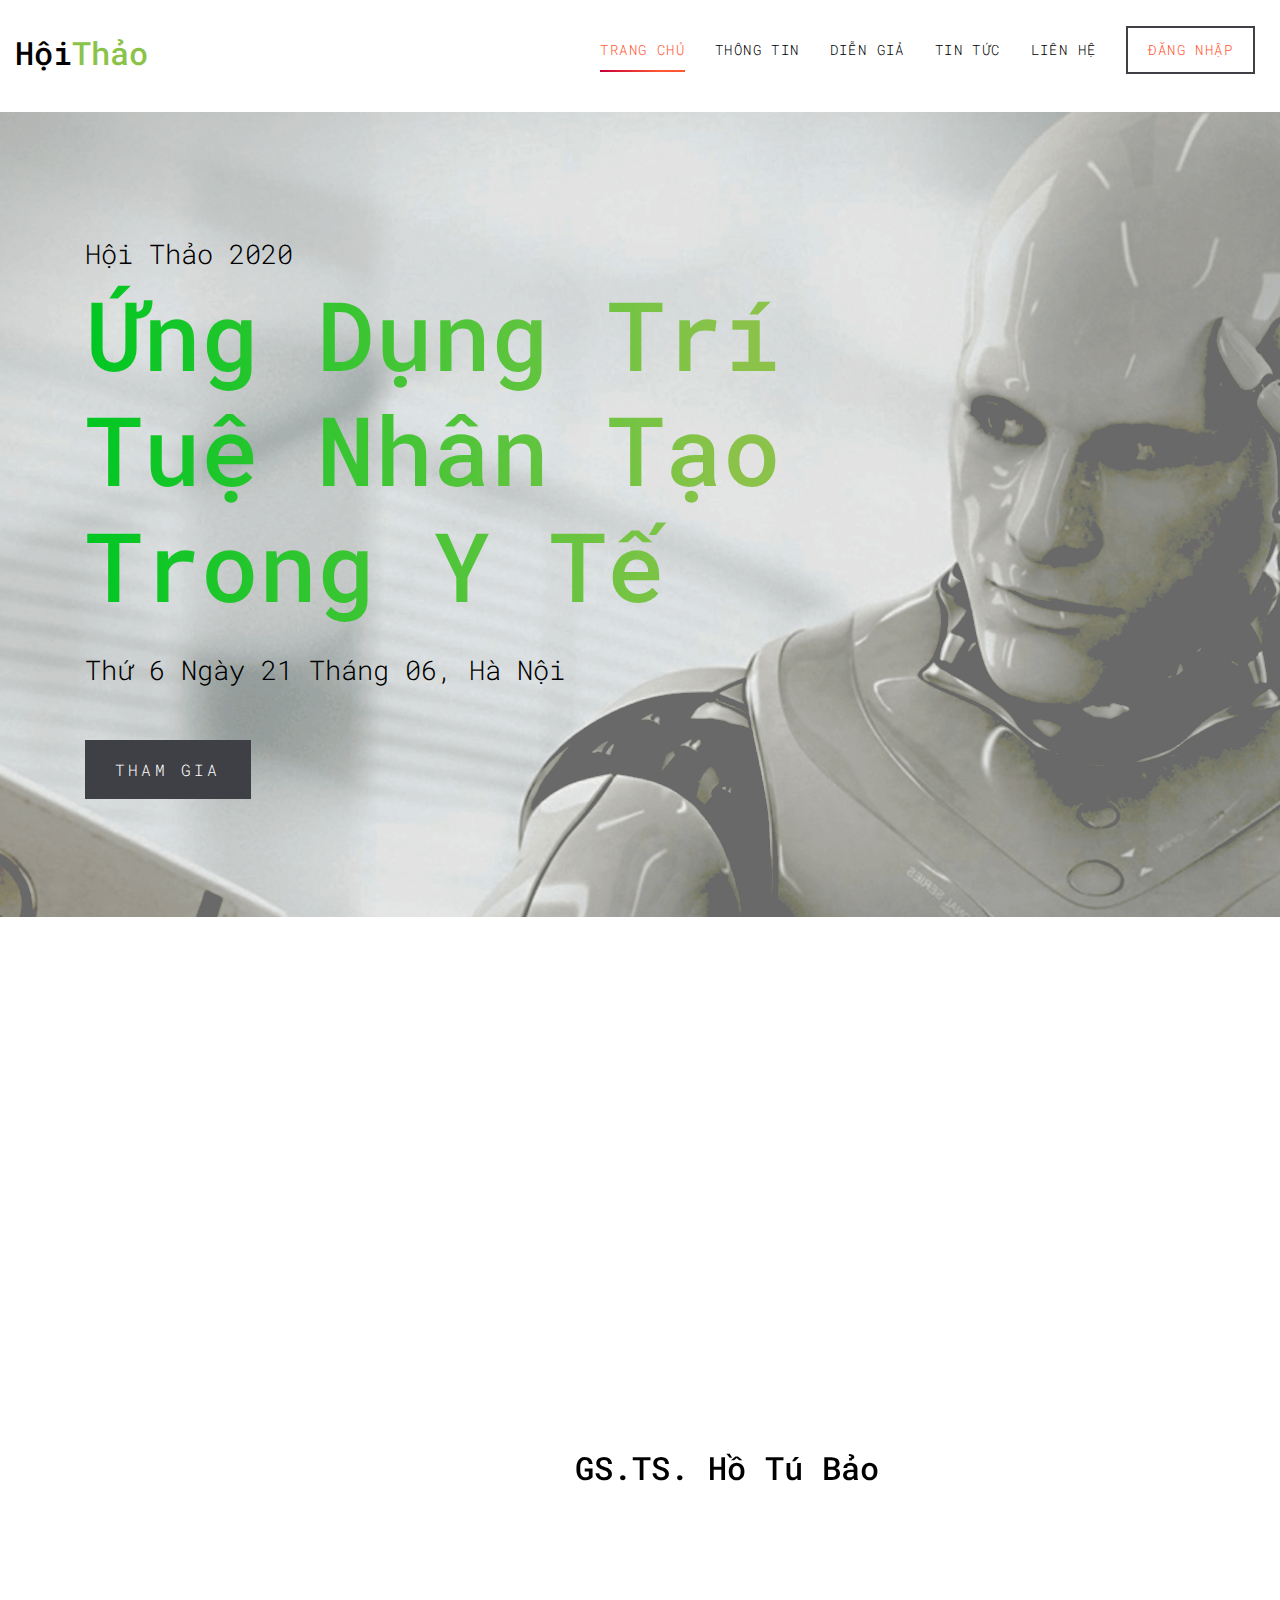
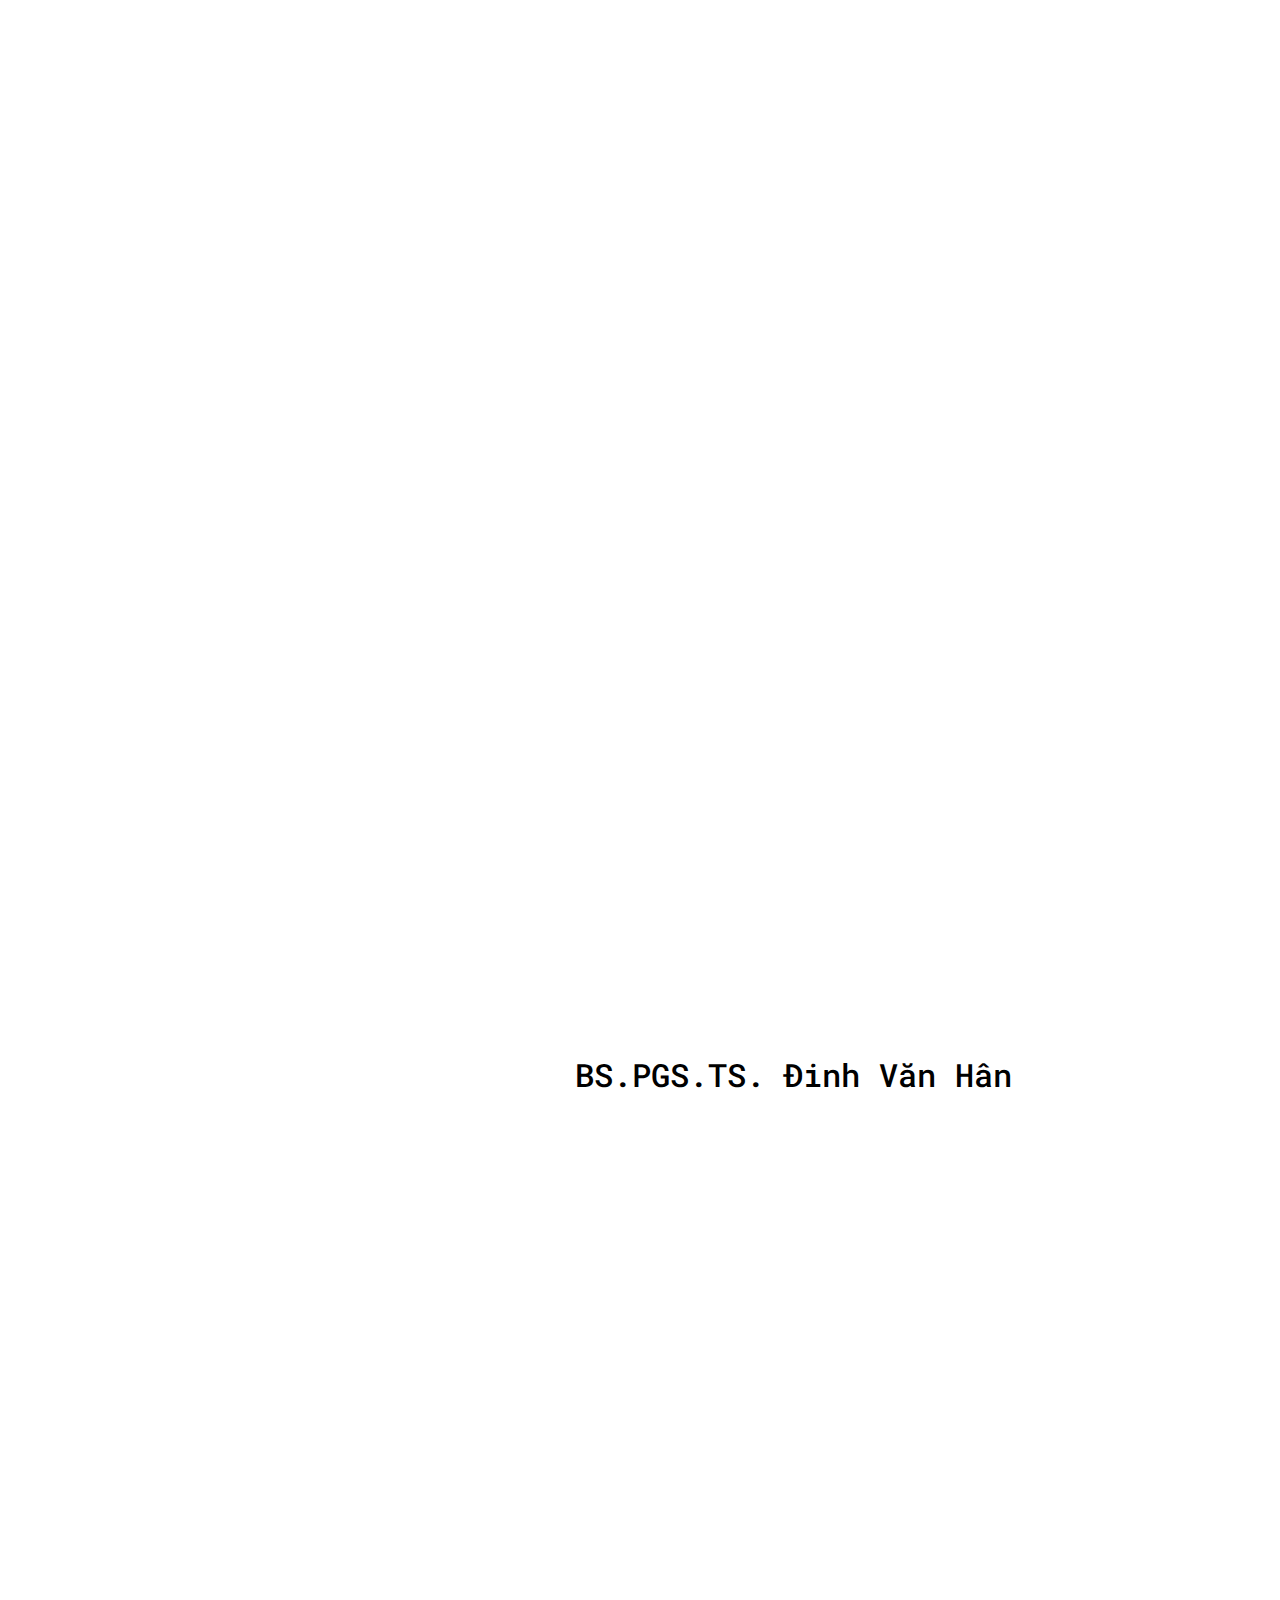
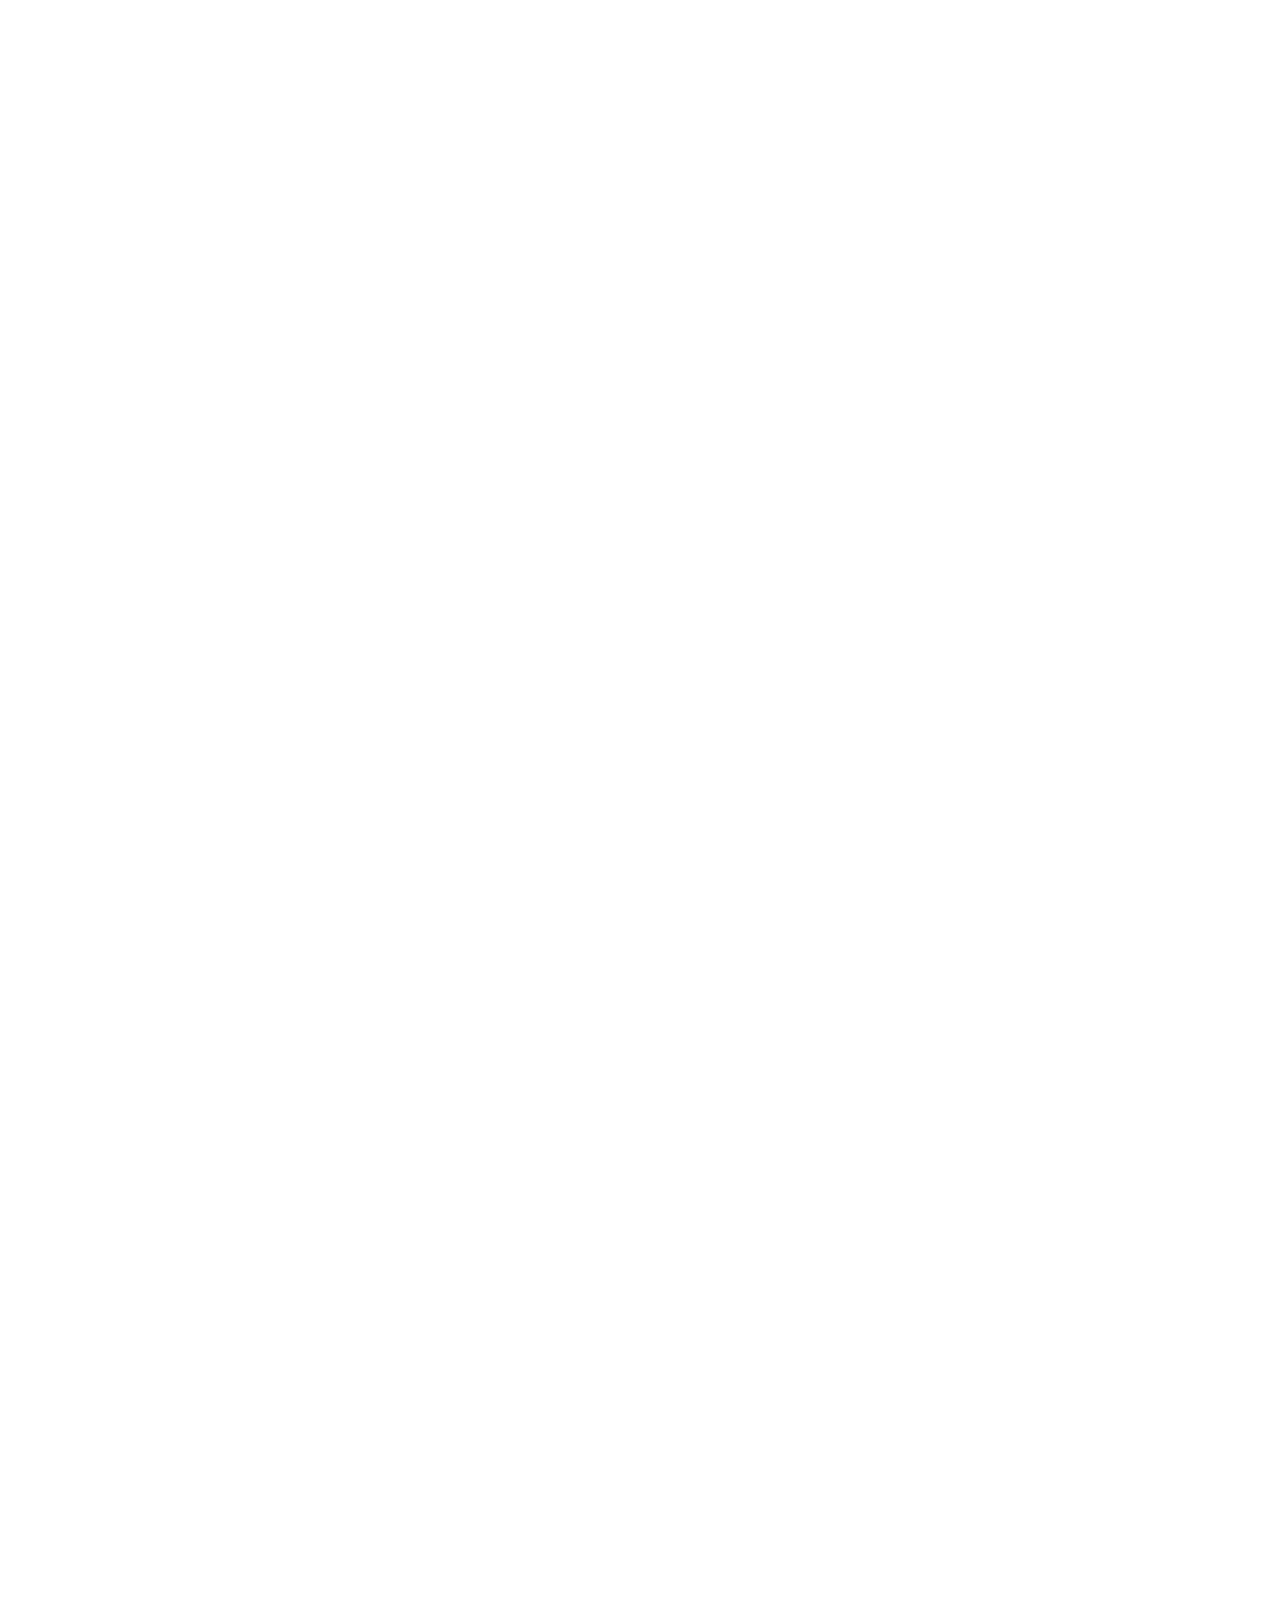
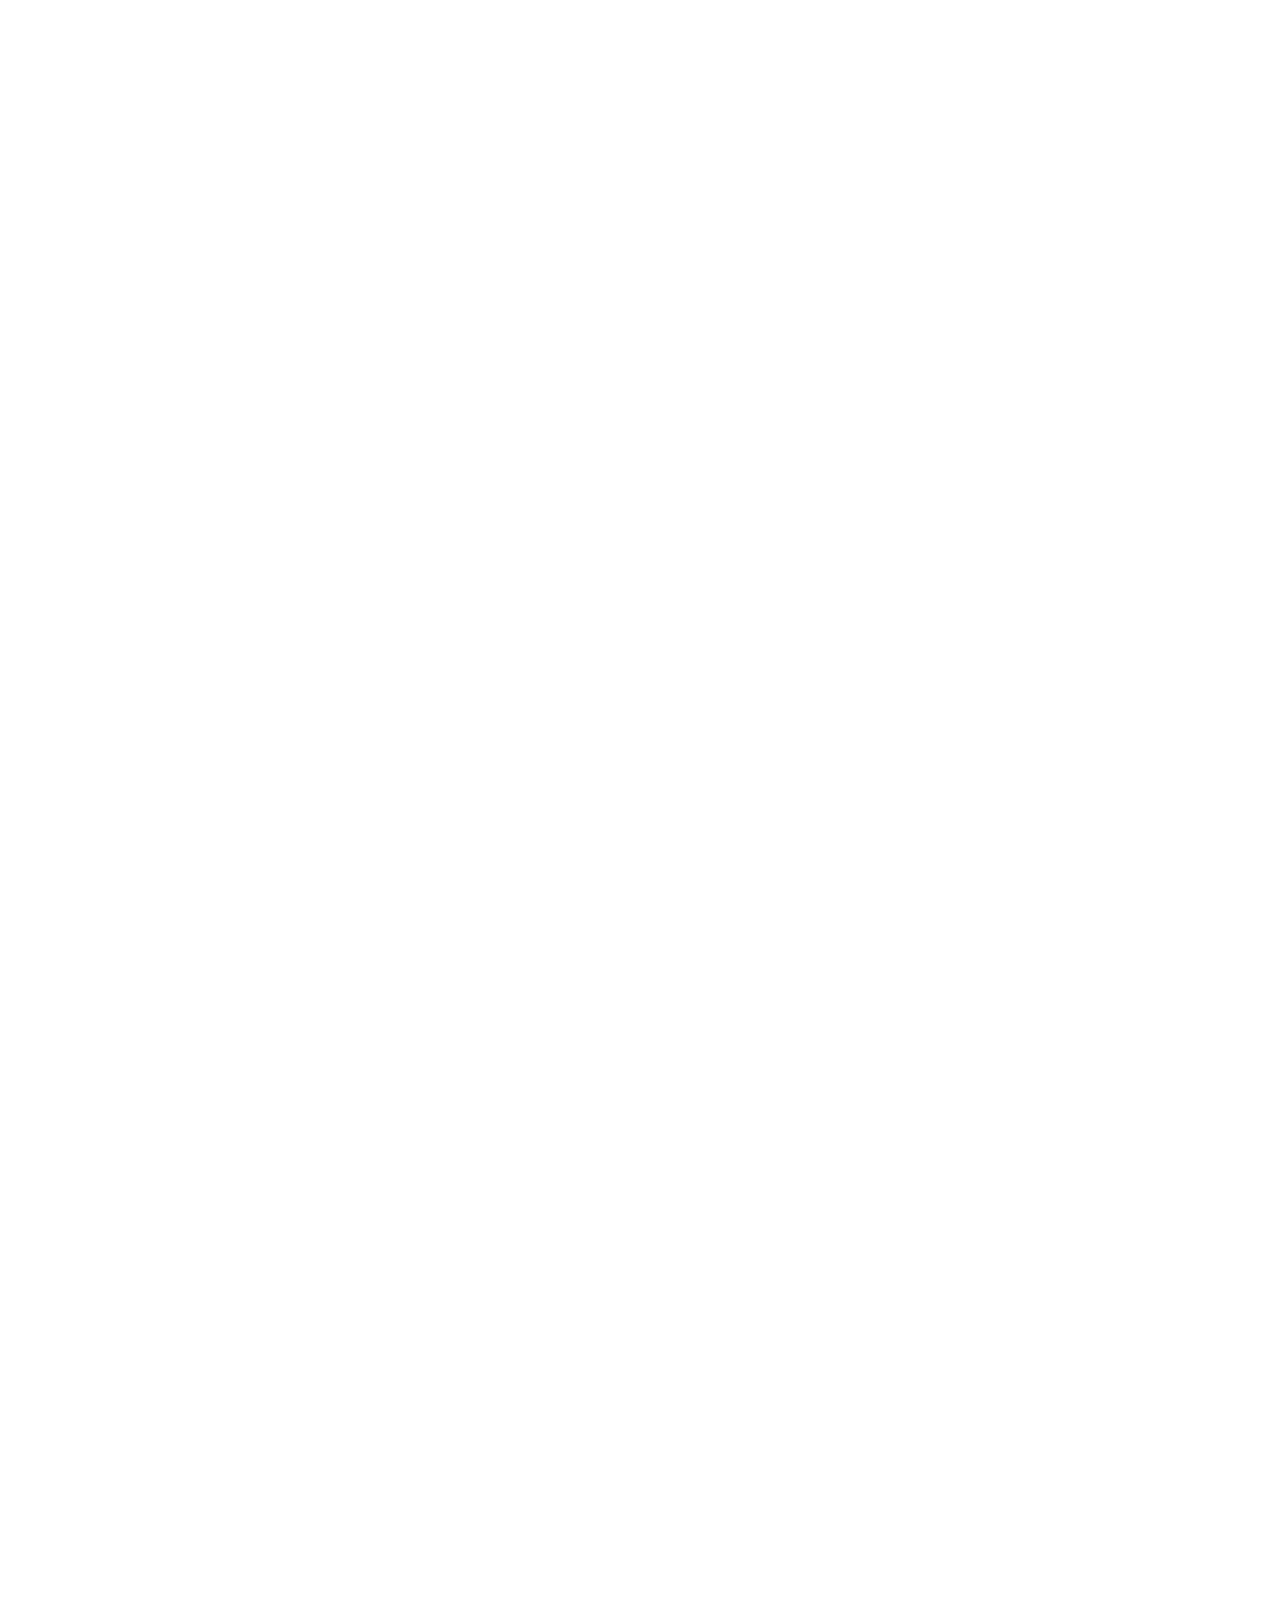
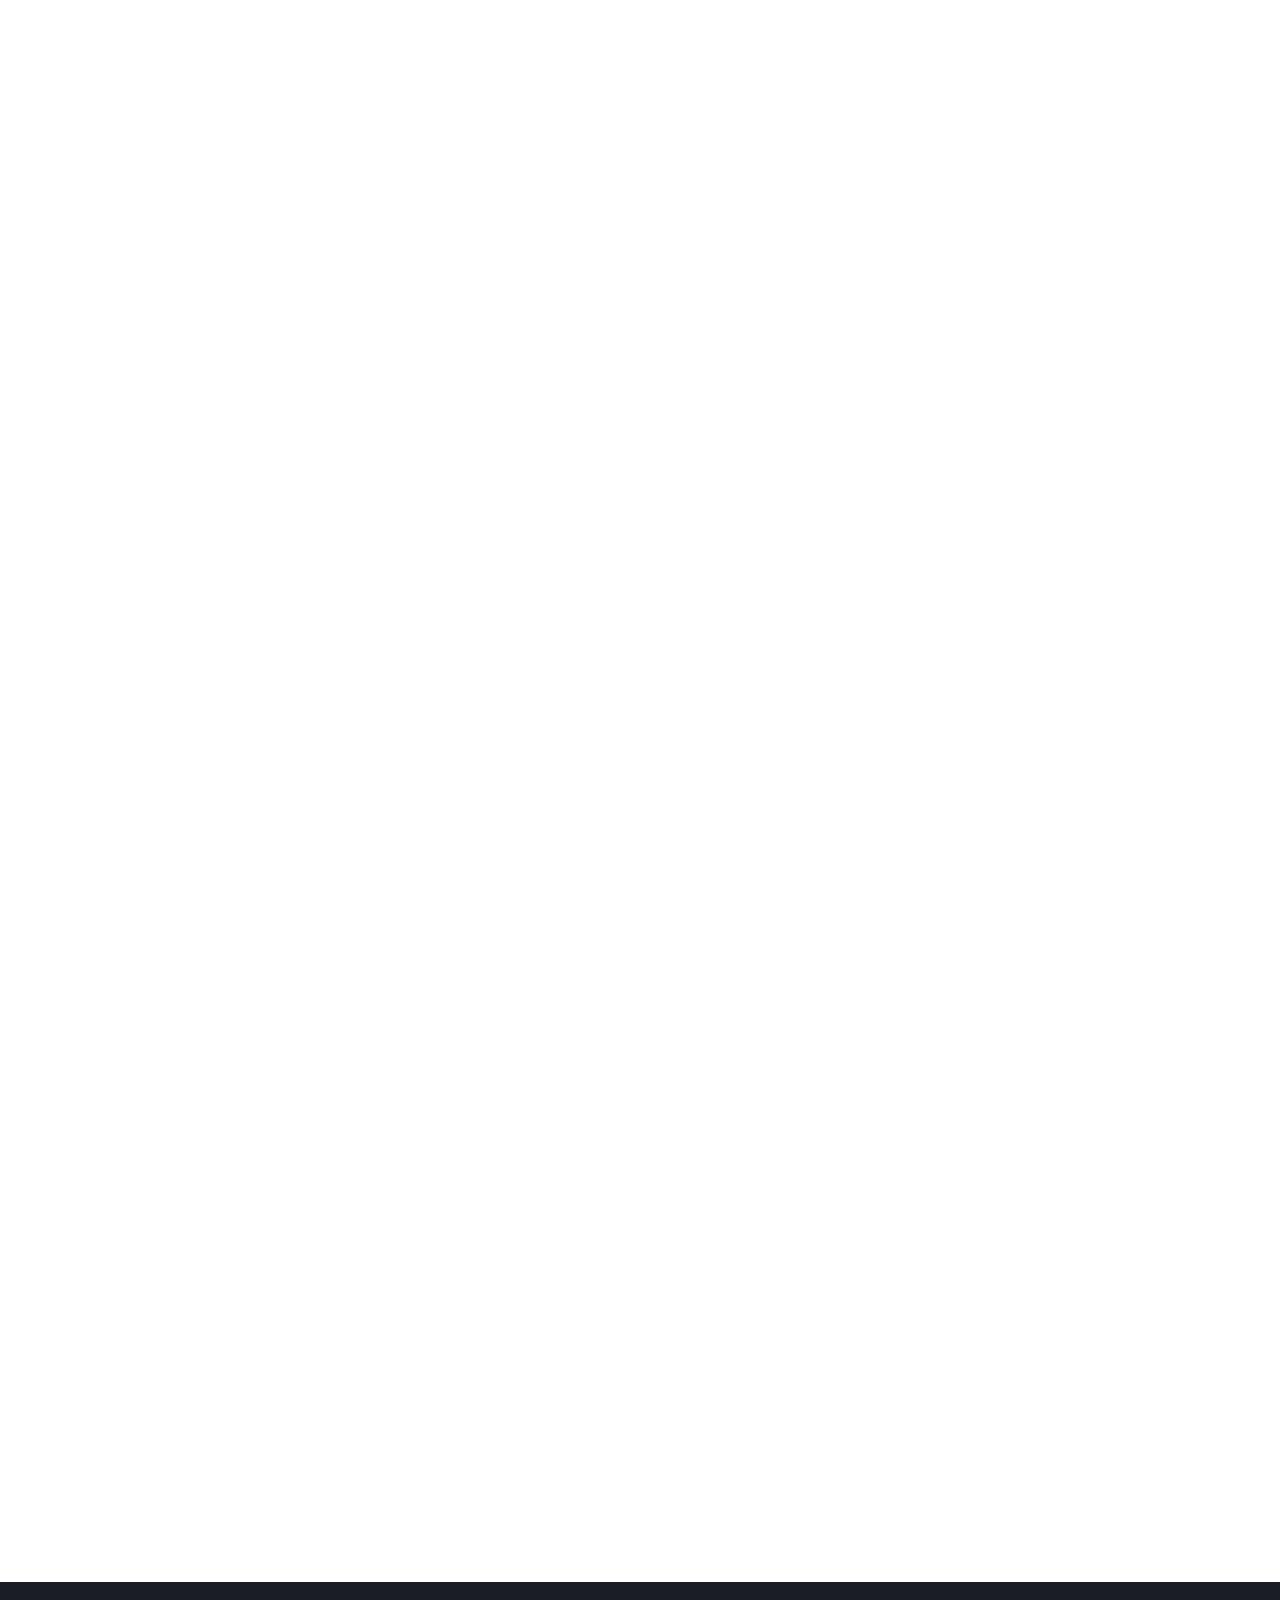
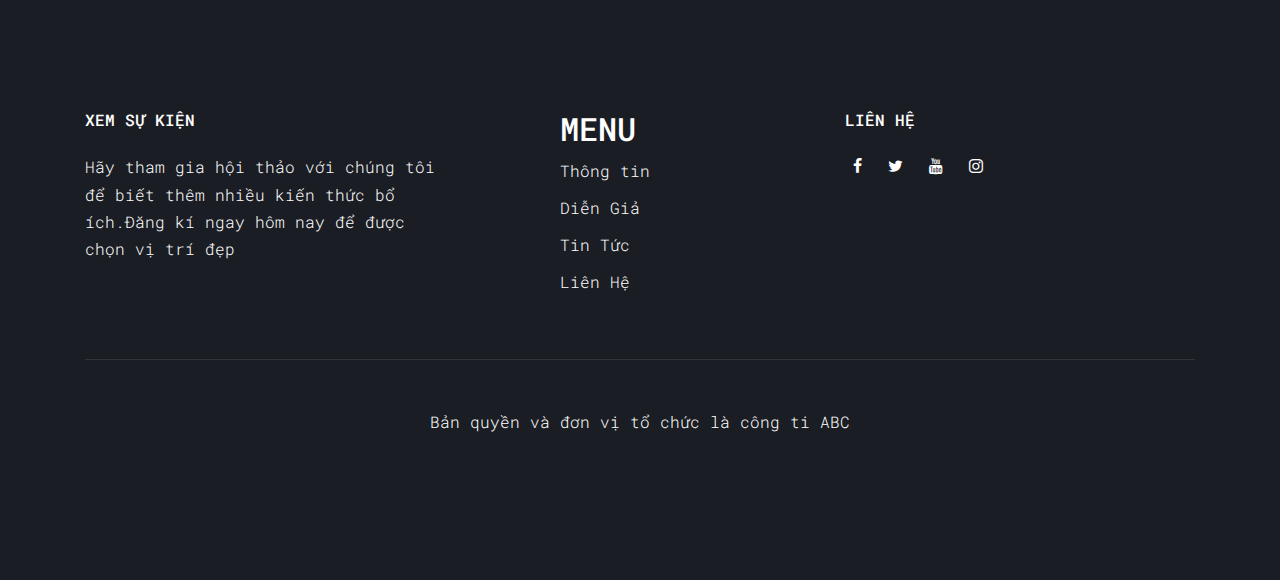
<file: SeminarProject/view/index.html>
<!DOCTYPE html>
<html lang="vi">
<head>
	<title>Hội Thảo Ứng Dụng Trí Tuệ Nhân Tạo Trong Y Tế</title>
    <meta charset="utf-8">
    <meta name="viewport" content="width=device-width, initial-scale=1, shrink-to-fit=no">
<!-- khai báo framework boopstrap và css  -->
    <link href="https://fonts.googleapis.com/css?family=Roboto+Mono" rel="stylesheet">
    <link rel="stylesheet" href="../fonts/icomoon/style.css">
    <link rel="stylesheet" href="../css/bootstrap.min.css">
    <link rel="stylesheet" href="../css/magnific-popup.css">
    <link rel="stylesheet" href="../css/jquery-ui.css">
    <link rel="stylesheet" href="../css/owl.carousel.min.css">
    <link rel="stylesheet" href="../css/owl.theme.default.min.css">
    <link rel="stylesheet" href="../css/bootstrap-datepicker.css">
    <link rel="stylesheet" href="../fonts/flaticon/font/flaticon.css">
    <link rel="stylesheet" href="../css/aos.css">
<!-- nhúng css vào để đổi màu background -->
    <link rel="stylesheet" href="../css/style.css">
</head>
<body>
   <div class="site-wrap">
    <!-- THIET KE MENU CHO WEBSITE -->
       <div class="site-mobile-menu">
           <div class="site-mobile-menu-header">
               <div class="site-mobile-menu-close mt-3">
                   <span class="icon-close2 js-menu-toggle"></span>
               </div>
           </div>
           <div class="site-mobile-menu-body"></div>
       </div>
       <header class="site-navbar py-3" role=banner>
           <div class="container-fluid">
            <div class="row align-items-center">
               <div class="col-11 col-xl-2">
                    <h1 class="mb-0"><a href="index.html" class="text-black h2 mb-0">Hội<span class="text-success">Thảo</span> </a></h1>
               </div>
               <div class="col-12 col-md-10 d-none d-xl-block">
                <nav class="site-navigation position-relative text-right" role="navigation">
                  <ul class="site-menu js-clone-nav mx-auto d-none d-lg-block">
                    <li class="active"><a href="index.html">Trang Chủ</a></li>
                    <li><a href="about.html">Thông Tin</a></li>
                    <li><a href="speakers.html">Diễn Giả</a></li>
                    <li><a href="news.html">Tin Tức</a></li>
                    <li><a href="contact.html">Liên Hệ</a></li>
                    <!-- border nut tham gia trong style.css voi id cta -->
                    <li class="cta"><a href="login.html">Đăng Nhập</a></li>
                  </ul>
                </nav>
                 </div>
                  <div class="d-inline-block d-xl-none ml-md-0 mr-auto py-3" style="position: relative; top: 3px;"><a href="#" class="site-menu-toggle js-menu-toggle text-black"><span class="icon-menu h3"></span></a></div>
               </div>
           </div>
       </header>
       <!-- THIET KE TITLE CHO WEBSITE -->
       <div class="site-section site-hero">
        <div class="image" style="background-image: url('./../images/hocvaAI.jpg');">
            <div class="container">
                <div class="row align-items-center">
                  <div class="col-md-10">
                     <span class="d-bloc mb-3 caption" data-aos="fade-up" data-aos-delay="100">Hội Thảo 2020</span>
                     <h1 class="d-block mb-4" data-aos="fade-up" data-aos-delay="200">Ứng Dụng Trí Tuệ Nhân Tạo Trong Y Tế</h1>
                     <span class="d-block mb-5 caption" data-aos="fade-up" data-aos-delay="300">Thứ 6 Ngày 21 Tháng 06, Hà Nội</span>
                     <a href="join.html" class="btn-custom" data-aos="fade-up" data-aos-delay="400"><span>Tham Gia</span></a>
                   </div>
                </div>
            </div>
          </div>
         <!--  THIET KE PHAN SPEAKER -->
       </div>
       <div class="site-section">
        <div class="container">
          <!-- GIOI THIEU DOC GIA -->
          <div class="row mb-5">
              <div class="col-lg-4" data-aos="fade-up" data-aps-delay="100">
                <div class="site-section-heading">
                  <h2>Diễn Giả</h2>
                </div>
              </div>
              <div class="col-lg-5 mt-5 pl-lg-5" data-aos="fade-up" data-aos-delay="200">
                <p>Những chuyên gia hàng đầu trong lĩnh vực y tế và trí tuệ nhân tạo hàng đầu Việt Nam,sẽ xuất hiện trong buổi hội thảo để vẽ nên bức tranh tổng quan cho chủ đề áp dụng trí tuệ nhân tạo vào lĩnh vực y khoa.Việc chữ bệnh trong tương lai sẽ như thế nào,mọi thắc mắc sẽ được giải đáp bởi các diễn giả</p>
              </div> 
          </div>
          <!-- DOC GIA 01 -->
          <div class="row align-items-center speaker">
               <div class="col-lg-6 mb-5 mb-lg-0" data-aos="fade" data-aos-delay="100">
                 <img src="../images/hotubao02.jpg" alt="Image" class="img-fluid">
               </div>
               <div class="col-lg-6 ml-auto">
                <h2 class="text-black mb-4 name" data-aos-delay="200">GS.TS. Hồ Tú Bảo</h2>
                 <div class="bio pl-lg-5">
                   <span class="text-uppercase text-success d-block mb-3" data-aos="fade-right" data-aos-delay="300">AI Researcher</span>
                   <p class= "mb-4" data-aos="fade-right" data-aos-delay="400">- Giáo sư Viện Khoa học và Công nghệ Tiên tiến Nhật Bản (JAIST), Giám đốc Phòng thí nghiệm Khoa học dữ liệu của Viện Nghiên cứu Cao cấp về Toán (VIASM) và Viện John von Neumann (JVN).<br>
- Tốt nghiệp đại học ngành Toán điều khiển tại Đại học Bách khoa Hà Nội (1978), Thạc sĩ (1984) và Tiến sĩ (1987) về Trí tuệ nhân tạo tại Đại học Paris 6, và Tiến sĩ Habil (1998) tại Đại học Paris 9, Cộng hoà Pháp.<br>
- Làm nghiên cứu và giảng dạy về AI, học máy, khoa học dữ liệu, tin y-sinh... trong gần 40 năm qua với các ứng dụng AI trong Y tế từ 1987.</p>
                 </div>
               </div>
          </div>
              <!-- DOC GIA 02 -->
         <div class="row align-items-center speaker">
          <div class="col-lg-6 mb-5 mb-lg-0 order-lg-2" data-aos="fade" data-aos-delay="100">
            <img src="../images/nguyentiendung02.jpg" alt="Image" class="img-fluid">
          </div>
          <div class="col-lg-6 ml-auto order-lg-1">
            <h2 class="text-black mb-4 name" data-aos="fade-left" data-aos-delay="200">GS. Nguyễn Tiến Dũng</h2>
            <div class="bio pr-lg-5">
              <span class="text-uppercase text-primary d-block mb-3" data-aos="fade-left" data-aos-delay="300">AI Researcher</span>
              <p class="mb-4" data-aos="fade-left" data-aos-delay="400">- Hiện là Giáo sư Toán tại Đại học Paul Sabatier Toulouse, là người sáng lập Công ty Giáo dục Sputnik Education ở Việt Nam và startup trí tuệ nhân tạo Torus Actions ở Pháp.<br>
- Giành huy chương vàng Olympic Toán quốc tế (IMO) (1985 ở tuổi 15), tiến sĩ toán học tại Đại học Strasbourg (1994), được phong hàm Giáo sư hạng nhất (bởi Ủy ban Quốc gia về đại học của Pháp năm 2007 khi mới 37 tuổi) và hàm giáo sư hạng đặc biệt (2015).<br>
- GS Dũng làm việc trong nhiều lĩnh vực toán học khác nhau, từ hình học, hệ động lực cho đến toán tài chính và trí tuệ nhân tạo.</p>
            </div>
          </div>
        </div>
        <!-- DOC GIA 03 -->
          <div class="row align-items-center speaker">
               <div class="col-lg-6 mb-5 mb-lg-0" data-aos="fade" data-aos-delay="100">
                 <img src="../images/dinhvanhan.jpg" alt="Image" class="img-fluid">
               </div>
               <div class="col-lg-6 ml-auto">
                <h2 class="text-black mb-4 name" data-aos-delay="200">BS.PGS.TS. Đinh Văn Hân</h2>
                 <div class="bio pl-lg-5">
                   <span class="text-uppercase text-success d-block mb-3" data-aos="fade-right" data-aos-delay="300">Doctor</span>
                   <p class= "mb-4" data-aos="fade-right" data-aos-delay="400">- Hiện là Chủ nhiệm Khoa Labo nghiên cứu ứng dụng trong điều trị Bỏng - Viện Bỏng Quốc Gia Lê Hữu Trác. Chủ nhiệm Khoa Liền vết thương- Viện Bỏng Quốc Gia Lê Hữu Trác<br>
- Bác sĩ Đinh Văn Hân đã được đào tạo cơ bản về nuôi cấy tế bào da và tế bào gốc tại Singapore, đã chủ trì, tham gia nhiều công trình khoa học về nuôi cấy tế bào da, tế bào gốc và liền vết thương; tham dự nhiều hội nghị, hội thảo khoa học về các lĩnh vực liên quan.</p>
                 </div>
               </div>
          </div>
              <!-- DOC GIA 04 -->
          <div class="row align-items-center speaker">
          <div class="col-lg-6 mb-5 mb-lg-0 order-lg-2" data-aos="fade" data-aos-delay="100">
            <img src="../images/phamhoangkham.jpg" alt="Image" class="img-fluid">
          </div>
          <div class="col-lg-6 ml-auto order-lg-1">
            <h2 class="text-black mb-4 name" data-aos="fade-left" data-aos-delay="200">PGS.TS Phạm Hoàng Khâm</h2>
            <div class="bio pr-lg-5">
              <span class="text-uppercase text-primary d-block mb-3" data-aos="fade-left" data-aos-delay="300">Doctor</span>
              <p class="mb-4" data-aos="fade-left" data-aos-delay="400">- Chủ nhiệm khoa da liễu bệnh viện 103</p>
            </div>
          </div>
        </div>

        </div>
         
       </div>
<!--        THIET KE TIMELINE CHO HOI THAO -->
   <div class="site-section">
     <div class="container">
       <div class="row mb-5">
         <div class="col-lg-4" data-aos="fade-up">
           <div class="site-section-heading">
              <h2>Nội Dung Chương Trình</h2>
           </div>
         </div>
         <div class="col-lg-6 mt-5 pl-lg-5" data-aos="fade-up" data-aos-delay="100" >
           <p> Chương trình diễn ra chủ yếu vào buổi chiều với các nội dung chính được tóm lược để cho khách mời được nắm rõ và có thế đến vào thời điểm có chủ đề mình quan tâm</p>
         </div>
       </div>


       <div class="row align-items-stretch program">


            <div class="col-12 border-top border-bottom py-5" data-aos="fade-up" data-aos-delay="200">
             <div class="row align-items-stretch">
                 <div class="col-md-3 text-black mb-3 mb-md-0"><span class="h4">1:00 – 1:30 PM</span></div>
                   <div class="col-md-9">
                     <h2>Khai mạc và phát biểu chỉ đạo của Bộ Y tế</h2>
                     <span>Diễn giả: Lãnh đạo bộ Y tế</span>
                   </div>
                 </div>
             </div>

             
         <div class="col-12 border-bottom py-5" data-aos="fade" data-aos-delay="300">
          <div class="row align-items-stretch">
                 <div class="col-md-3 text-black mb-3 mb-md-0"><span class="h4">1:30 – 2:00 PM</span></div>
                   <div class="col-md-9">
                     <h2>Tổng quan về ứng dụng trí tuệ nhân tạo trong y tế trên thế giới.</h2>
                     <span>Diễn giả: GS Nguyễn Tiến Dũng, Đại Học Toulouse, Pháp</span>
                   </div>
                 </div>
        </div>


                 <div class="col-12 border-bottom py-5" data-aos="fade" data-aos-delay="400">
          <div class="row align-items-stretch">
                 <div class="col-md-3 text-black mb-3 mb-md-0"><span class="h4">2:00 – 3:00 PM</span></div>
                   <div class="col-md-9">
                     <h2>Nhu cầu ứng dụng AI trong y tế, quan điểm của các bác sĩ</h2>
                     <span>Diễn giả: BS.PGS.TS. Đinh Văn Hân, Viện Bỏng Quốc Gia</span>
                   </div>
                 </div>
        </div>


                 <div class="col-12 border-bottom py-5" data-aos="fade" data-aos-delay="500">
          <div class="row align-items-stretch">
                 <div class="col-md-3 text-black mb-3 mb-md-0"><span class="h4">3:00 – 3:30 PM</span></div>
                   <div class="col-md-9">
                     <h2>Xây dựng và khai thác bệnh án điện tử ở Việt Nam với trí tuệ nhân tạo</h2>
                     <span>Diễn giả: GS.TS Hồ Tú Bảo, Viện Nghiên cứu Cao cấp về Toán (VIASM) và Viện John von Neumann (JVN)</span>
                   </div>
                 </div>
        </div>


                 <div class="col-12 border-bottom py-5" data-aos="fade" data-aos-delay="600">
          <div class="row align-items-stretch">
                 <div class="col-md-3 text-black mb-3 mb-md-0"><span class="h4">3:30 – 4:30 PM</span></div>
                   <div class="col-md-9">
                     <h2>Ứng dụng AI trong phân tích chuẩn đoán cơ mỡ qua hình chụp CT</h2>
                     <span>Diễn giả: TS. Nguyễn Đỗ Trung Chánh, FPT Japan</span>
                   </div>
                 </div>
        </div>


                 <div class="col-12 border-bottom py-5" data-aos="fade" data-aos-delay="700">
          <div class="row align-items-stretch">
                 <div class="col-md-3 text-black mb-3 mb-md-0"><span class="h4">4:30 – 5:00 PM</span></div>
                   <div class="col-md-9">
                     <h2>Ứng dụng AI cho phát hiện bệnh về da, ung thư da, Demo Segmentation ảnh Y tế 2D, 3D</h2>
                     <span>Diễn giả: GS. Nguyễn Tiến Dũng, ĐH Toulouse và các cộng sự</span>
                   </div>
                 </div>
        </div>

          <div class="col-12 border-bottom py-5" data-aos="fade" data-aos-delay="800">
          <div class="row align-items-stretch">
                 <div class="col-md-3 text-black mb-3 mb-md-0"><span class="h4">5:00 – 5:30 PM</span></div>
                   <div class="col-md-9">
                     <h2>Tọa đàm</h2>
                     <span>Diễn giả:
• TS. Nguyễn Thành Nam, Phó chủ tịch HĐQT Đại học FPT, Hiệu trưởng Đại học trực tuyển Funix – Moderator
<br>• GS.TS Hồ Tú Bảo, Viện Nghiên cứu Cao cấp về Toán (VIASM) và Viện John von Neumann (JVN)
<br>• GS Nguyễn Tiến Dũng, Đại Học Toulouse, Pháp
<br>• Ông Phạm Minh Tuấn – Tổng Giám đốc FPT Software
<br>• Và các khách mời</span>
                   </div>
                 </div>
        </div>

           <div class="col-12 border-bottom py-5" data-aos="fade" data-aos-delay="900">
          <div class="row align-items-stretch">
                 <div class="col-md-3 text-black mb-3 mb-md-0"><span class="h4">5:30 – 6:30 PM</span></div>
                   <div class="col-md-9">
                     <h2>Tổng kết và bế mạc hội nghị</h2>
                     <span>Diễn giả: Lãnh đạo Bộ Y Tế</span>
                   </div>
                 </div>
        </div>
            </div>
       </div>
     </div>
<!--  THIET KE NHA TAI  TRO -->
 <div class="site-section">
  <div class="container">
        <div class="row mb-5">
             <div class="col-lg-4">
               <div class="site-section-heading" data-aos="fade-up">
                 <h2>Nhà Tài Trợ</h2>
               </div>
             </div>
             <div class="col-lg-6 mt-5 pl-lg-5" data-aos="fade-up" data-aos-delay="100">
               <p>Các nhà tài trợ là các tập đoàn hàng đầu về công nghệ tại VN cùng với các tổ chức y tế lớn</p>
             </div>
        </div>
        <div class="row mb-5">
          <div class="col-md-6 col-lg-4 mb-5 mb-lg-0" data-aos="fade" data-aos-delay="200">
          <img src="../images/fpt.jpg" alt="Image" class="img-fluid">
          </div>
          <div class="col-md-6 col-lg-4 mb-5 mb-lg-0" data-aos="fade" data-aos-delay="300">
          <img src="../images/viettel.jpg" alt="Image" class="img-fluid">
          </div>
          <div class="col-md-6 col-lg-4 mb-5 mb-lg-0" data-aos="fade" data-aos-delay="400">
          <img src="../images/vnpt.jpg" alt="Image" class="img-fluid">
          </div>
          <div class="col-md-6 col-lg-4 mb-5 mb-lg-0" data-aos="fade" data-aos-delay="500">
          <img src="../images/samsung.jpg" alt="Image" class="img-fluid">
          </div>
          <div class="col-md-6 col-lg-4 mb-5 mb-lg-0" data-aos="fade" data-aos-delay="500">
          <img src="../images/boyte.jpg" alt="Image" class="img-fluid">
        </div>
          <div class="col-md-6 col-lg-4 mb-5 mb-lg-0" data-aos="fade" data-aos-delay="600">
          <img src="../images/boyte02.jpg" alt="Image" class="img-fluid"></div>

  </div>
   
 </div>
</div>

<!-- THIET KE XUONG TRUNG BAY SAN PHAM -->
  <div class="site-section">
      <div class="container">
        <div class="row mb-5">
          <div class="col-lg-4">
               <div class="site-section-heading" data-aos="fade-up">
                 <h2>Trưng Bày</h2>
               </div>
          </div>
        </div>
        <div class="row mb-5">


          <div class="col-md-6 col-lg-4 mb-lg-0 blog-entry" style="       box-shadow: 0px 0px 5px rgba(0, 0, 0, 0.17);
            margin-top: 10px;"data-aos="fade-up" data-aos-delay="200">
            <a href="#" class="d-block mb-4">
              <img src="../images/medical01.jpg" alt="Image" class="img-fluid" style="margin-top: 10px">
            </a>
            <h2 class="mb-4"><a href="#">Ứng dụng AI trong phẫu thuật</a></h2>
            </div>


          <div class="col-md-6 col-lg-4 mb-lg-0 blog-entry" style="box-shadow: 0px 0px 5px rgba(0, 0, 0, 0.17);
            margin-top: 10px;" data-aos="fade-up" data-aos-delay="200">
            <a href="#" class="d-block mb-4">
              <img src="../images/medical01.jpg" alt="Image" class="img-fluid" style="margin-top: 10px">
            </a>
            <h2 class="mb-4"><a href="#">Ứng dụng AI trong phẫu thuật</a></h2>
          </div>
            <div class="col-md-6 col-lg-4 mb-lg-0 blog-entry" style=" box-shadow: 0px 0px 5px rgba(0, 0, 0, 0.17);
            margin-top: 10px;"data-aos="fade-up" data-aos-delay="200">
            <a href="#" class="d-block mb-4">
              <img src="../images/medical01.jpg" alt="Image" class="img-fluid" style="margin-top: 10px">
            </a>
            <h2 class="mb-4"><a href="#">Ứng dụng AI trong phẫu thuật</a></h2>
          </div>
            <div class="col-md-6 col-lg-4 mb-lg-0 blog-entry" style="box-shadow: 0px 0px 5px rgba(0, 0, 0, 0.17);
            margin-top: 10px;"data-aos="fade-up" data-aos-delay="200">
            <a href="#" class="d-block mb-4">
              <img src="../images/medical01.jpg" alt="Image" class="img-fluid" style="margin-top: 10px">
            </a>
            <h2 class="mb-4"><a href="#">Ứng dụng AI trong phẫu thuật</a></h2>
          </div>


          <div class="col-md-6 col-lg-4 mb-lg-0 blog-entry" style="box-shadow: 0px 0px 5px rgba(0, 0, 0, 0.17);
            margin-top: 10px;" data-aos="fade-up" data-aos-delay="200" style="margin-top: 10px">
            <div>
            <a href="#" class="d-block mb-4">
              <img src="../images/medical01.jpg" alt="Image" class="img-fluid" style="margin-top: 10px">
            </a>
            <h2 class="mb-4"><a href="#">Ứng dụng AI trong phẫu thuật</a></h2>
          </div>
          </div>
            <div class="col-md-6 col-lg-4 mb-lg-0 blog-entry" style="box-shadow: 0px 0px 5px rgba(0, 0, 0, 0.17);
            margin-top: 10px;" data-aos="fade-up" data-aos-delay="200">
            <a href="#" class="d-block mb-4">
              <img src="../images/medical01.jpg" alt="Image" class="img-fluid" style="margin-top: 10px">
            </a>
            <h2 class="mb-4"><a href="#">Ứng dụng AI trong phẫu thuật</a></h2>
          </div>
        </div>
      </div>
  </div>
<!-- THIET KE FOOTER CHO WEBSITE -->
  <footer class="site-footer">
    <div class="container">
         <div class="row mb-5">
              <div class="col-md-4">
                   <h2 class="footer-heading text-uppercase mb-4"><span class="text-white">Xem sự kiện</span></h2>
                   <p><span class="text-white">Hãy tham gia hội thảo với chúng tôi để biết thêm nhiều kiến thức bổ ích.Đăng kí ngay hôm nay để được chọn vị trí đẹp<span></span></p>
              </div>
              <div class="col-md-3 ml-auto">
                   <h2>MENU</h2>
                   <ul class="list-unstyled">
                       <li><a href="about.html">Thông tin</a></li>
                       <li><a href="speakers.htlm">Diễn Giả</a></li>
                       <li><a href="news.html">Tin Tức</a></li>
                       <li><a href="contact.htlm">Liên Hệ</a></li>
                   </ul>
              </div>
              <div class="col-md-4">
                <h2 class="footer-heading text-uppercase mb-4"><span class="text-white">Liên Hệ</span></h2>
                <p>
                  <a href="#" class="p-2 pl-0"><span class="icon-facebook"></span></a>
                  <a href="#" class="p-2"><span class="icon-twitter"></span></a>
                  <a href="#" class="p-2"><span class="icon-youtube"></span></a>
                  <a href="#" class="p-2"><span class="icon-instagram"></span></a>
                </p>
              </div>
         </div>
         <div class="row">
           <div class="col-md-12 text-center">
              <div class="border-top pt-5">
                 <p><span class="text-white">Bản quyền và đơn vị tổ chức là công ti ABC</span></p>
              </div>
           </div>
         </div>
    </div>
    
  </footer>
   </div>

<!--    khai báo script cuối của body -->
  <script src="../js/jquery-3.3.1.min.js"></script>
  <script src="../js/jquery-migrate-3.0.1.min.js"></script>
  <script src="../js/jquery-ui.js"></script>
  <script src="../js/popper.min.js"></script>
  <script src="../js/bootstrap.min.js"></script>
  <script src="../js/owl.carousel.min.js"></script>
  <script src="../js/jquery.stellar.min.js"></script>
  <script src="../js/jquery.countdown.min.js"></script>
  <script src="../js/jquery.magnific-popup.min.js"></script>
  <script src="../js/bootstrap-datepicker.min.js"></script>
  <script src="../js/aos.js"></script>

  <script src="../js/main.js"></script>
</body>
</html>
</file>
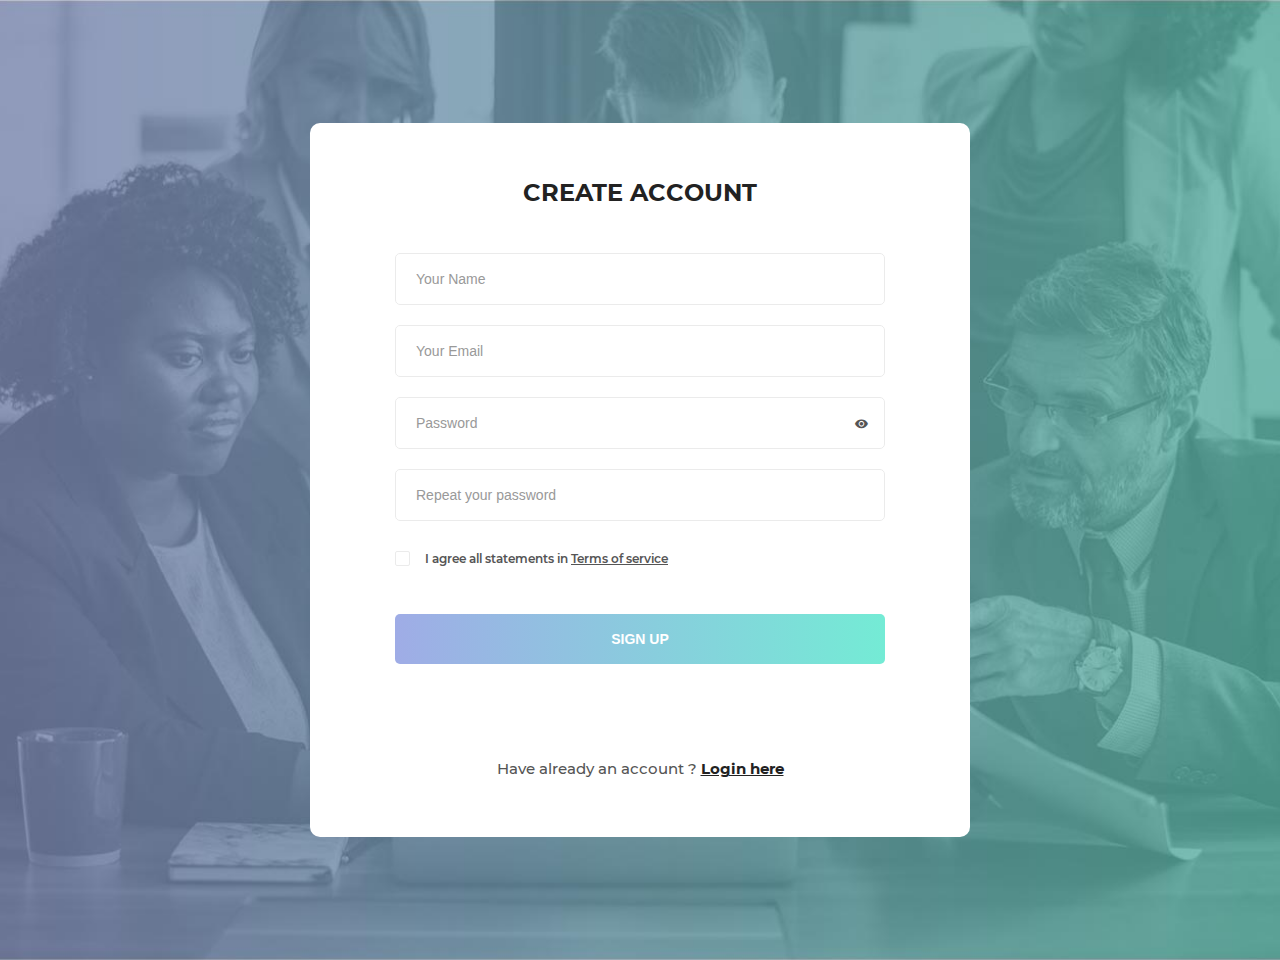
<file: SeminarProject/colorlib/Register.html>
<!DOCTYPE html>
<html lang="en">
<head>
    <meta charset="UTF-8">
    <meta name="viewport" content="width=device-width, initial-scale=1.0">
    <meta http-equiv="X-UA-Compatible" content="ie=edge">
    <title>Sign Up Form by Colorlib</title>

    <!-- Font Icon -->
    <link rel="stylesheet" href="fonts/material-icon/css/material-design-iconic-font.min.css">

    <!-- Main css -->
    <link rel="stylesheet" href="css/style.css">
</head>
<body>

    <div class="main">

        <section class="signup">
            <!-- <img src="images/signup-bg.jpg" alt=""> -->
            <div class="container">
                <div class="signup-content">
                    <form method="POST" id="signup-form" class="signup-form">
                        <h2 class="form-title">Create account</h2>
                        <div class="form-group">
                            <input type="text" class="form-input" name="name" id="name" placeholder="Your Name"/>
                        </div>
                        <div class="form-group">
                            <input type="email" class="form-input" name="email" id="email" placeholder="Your Email"/>
                        </div>
                        <div class="form-group">
                            <input type="text" class="form-input" name="password" id="password" placeholder="Password"/>
                            <span toggle="#password" class="zmdi zmdi-eye field-icon toggle-password"></span>
                        </div>
                        <div class="form-group">
                            <input type="password" class="form-input" name="re_password" id="re_password" placeholder="Repeat your password"/>
                        </div>
                        <div class="form-group">
                            <input type="checkbox" name="agree-term" id="agree-term" class="agree-term" />
                            <label for="agree-term" class="label-agree-term"><span><span></span></span>I agree all statements in  <a href="#" class="term-service">Terms of service</a></label>
                        </div>
                        <div class="form-group">
                            <input type="submit" name="submit" id="submit" class="form-submit" value="Sign up"/>
                        </div>
                    </form>
                    <p class="loginhere">
                        Have already an account ? <a href="#" class="loginhere-link">Login here</a>
                    </p>
                </div>
            </div>
        </section>

    </div>

    <!-- JS -->
    <script src="vendor/jquery/jquery.min.js"></script>
    <script src="js/main.js"></script>
</body><!-- This templates was made by Colorlib (https://colorlib.com) -->
</html>
</file>
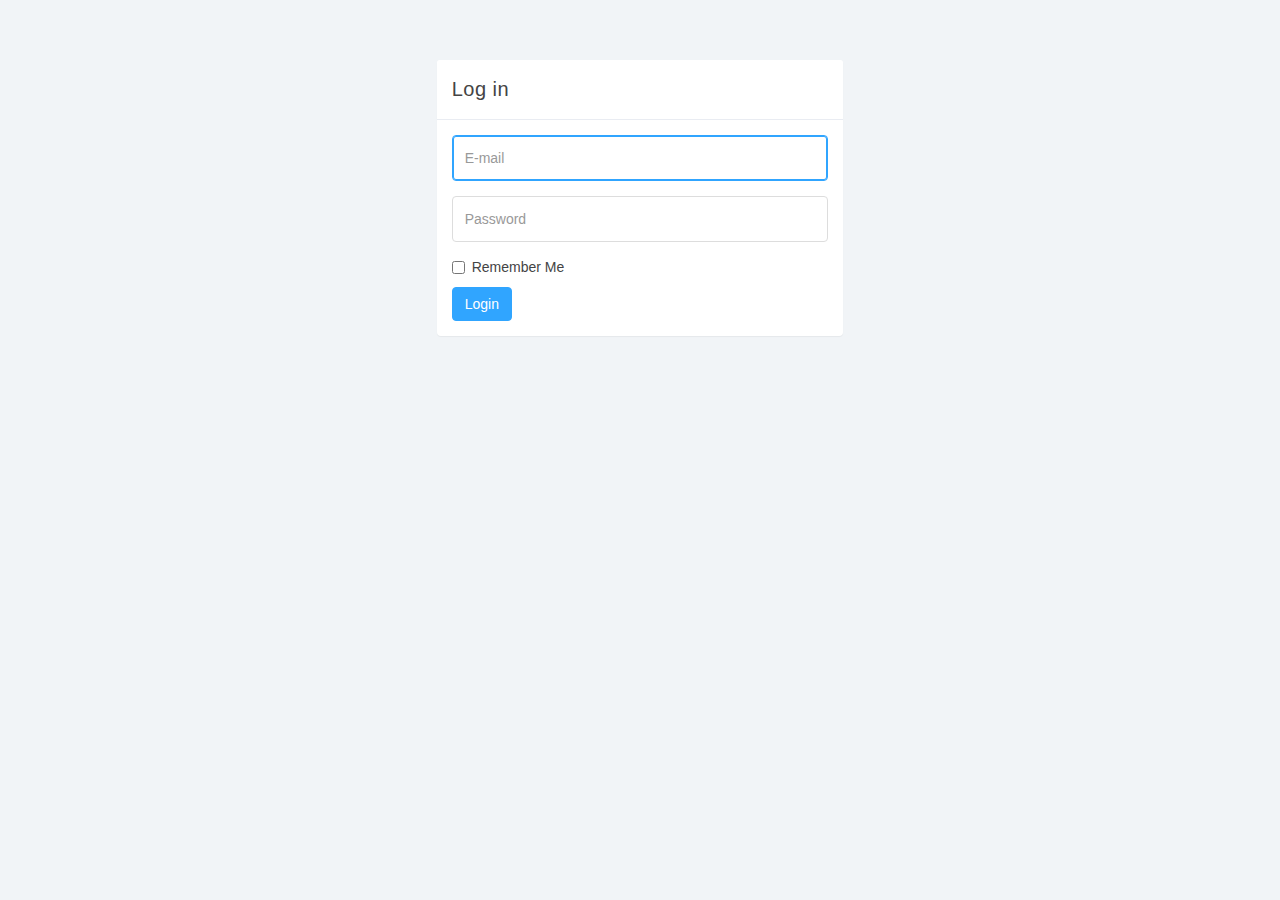
<file: SeminarProject/lumino/login.html>
<!DOCTYPE html>
<html>
<head>
	<meta charset="utf-8">
	<meta name="viewport" content="width=device-width, initial-scale=1">
	<title>Lumino - Login</title>
	<link href="css/bootstrap.min.css" rel="stylesheet">
	<link href="css/datepicker3.css" rel="stylesheet">
	<link href="css/styles.css" rel="stylesheet">
	<!--[if lt IE 9]>
	<script src="js/html5shiv.js"></script>
	<script src="js/respond.min.js"></script>
	<![endif]-->
</head>
<body>
	<div class="row">
		<div class="col-xs-10 col-xs-offset-1 col-sm-8 col-sm-offset-2 col-md-4 col-md-offset-4">
			<div class="login-panel panel panel-default">
				<div class="panel-heading">Log in</div>
				<div class="panel-body">
					<form role="form">
						<fieldset>
							<div class="form-group">
								<input class="form-control" placeholder="E-mail" name="email" type="email" autofocus="">
							</div>
							<div class="form-group">
								<input class="form-control" placeholder="Password" name="password" type="password" value="">
							</div>
							<div class="checkbox">
								<label>
									<input name="remember" type="checkbox" value="Remember Me">Remember Me
								</label>
							</div>
							<a href="index.html" class="btn btn-primary">Login</a></fieldset>
					</form>
				</div>
			</div>
		</div><!-- /.col-->
	</div><!-- /.row -->	
	

<script src="js/jquery-1.11.1.min.js"></script>
	<script src="js/bootstrap.min.js"></script>
</body>
</html>
</file>
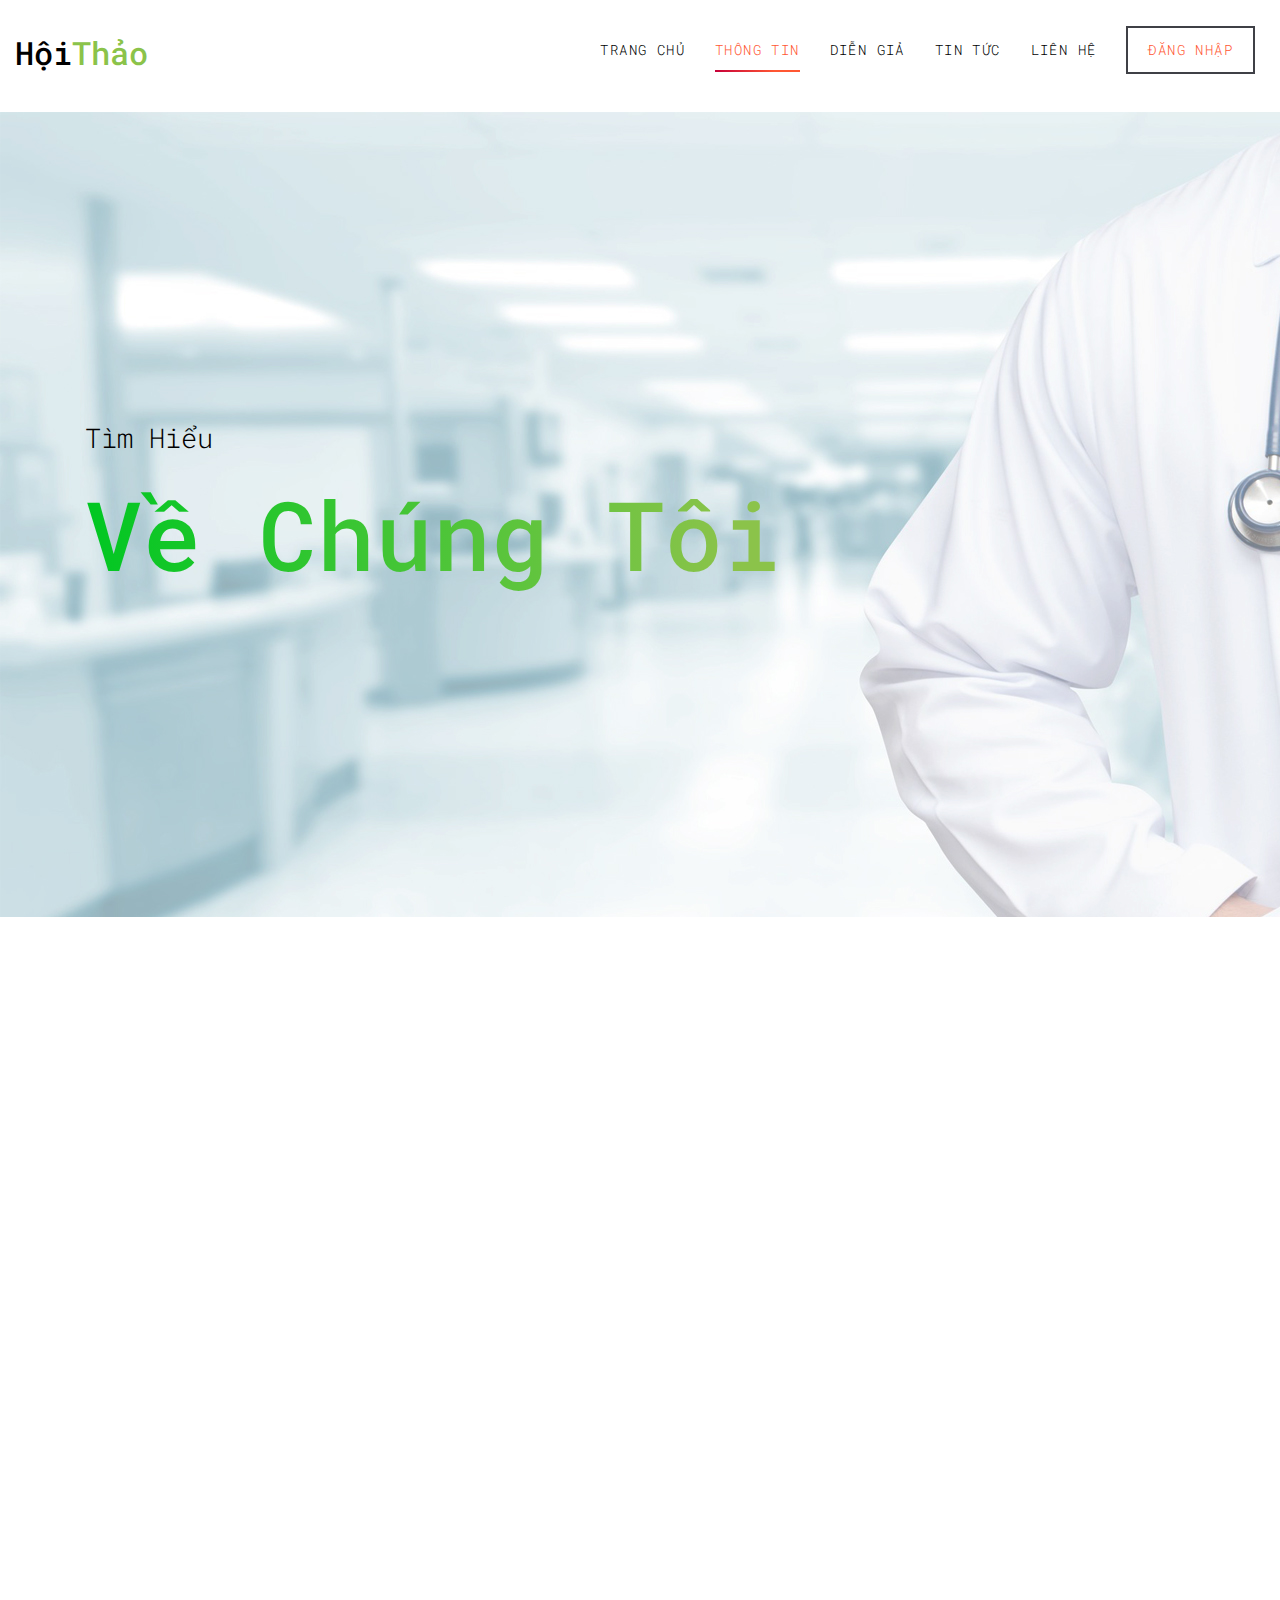
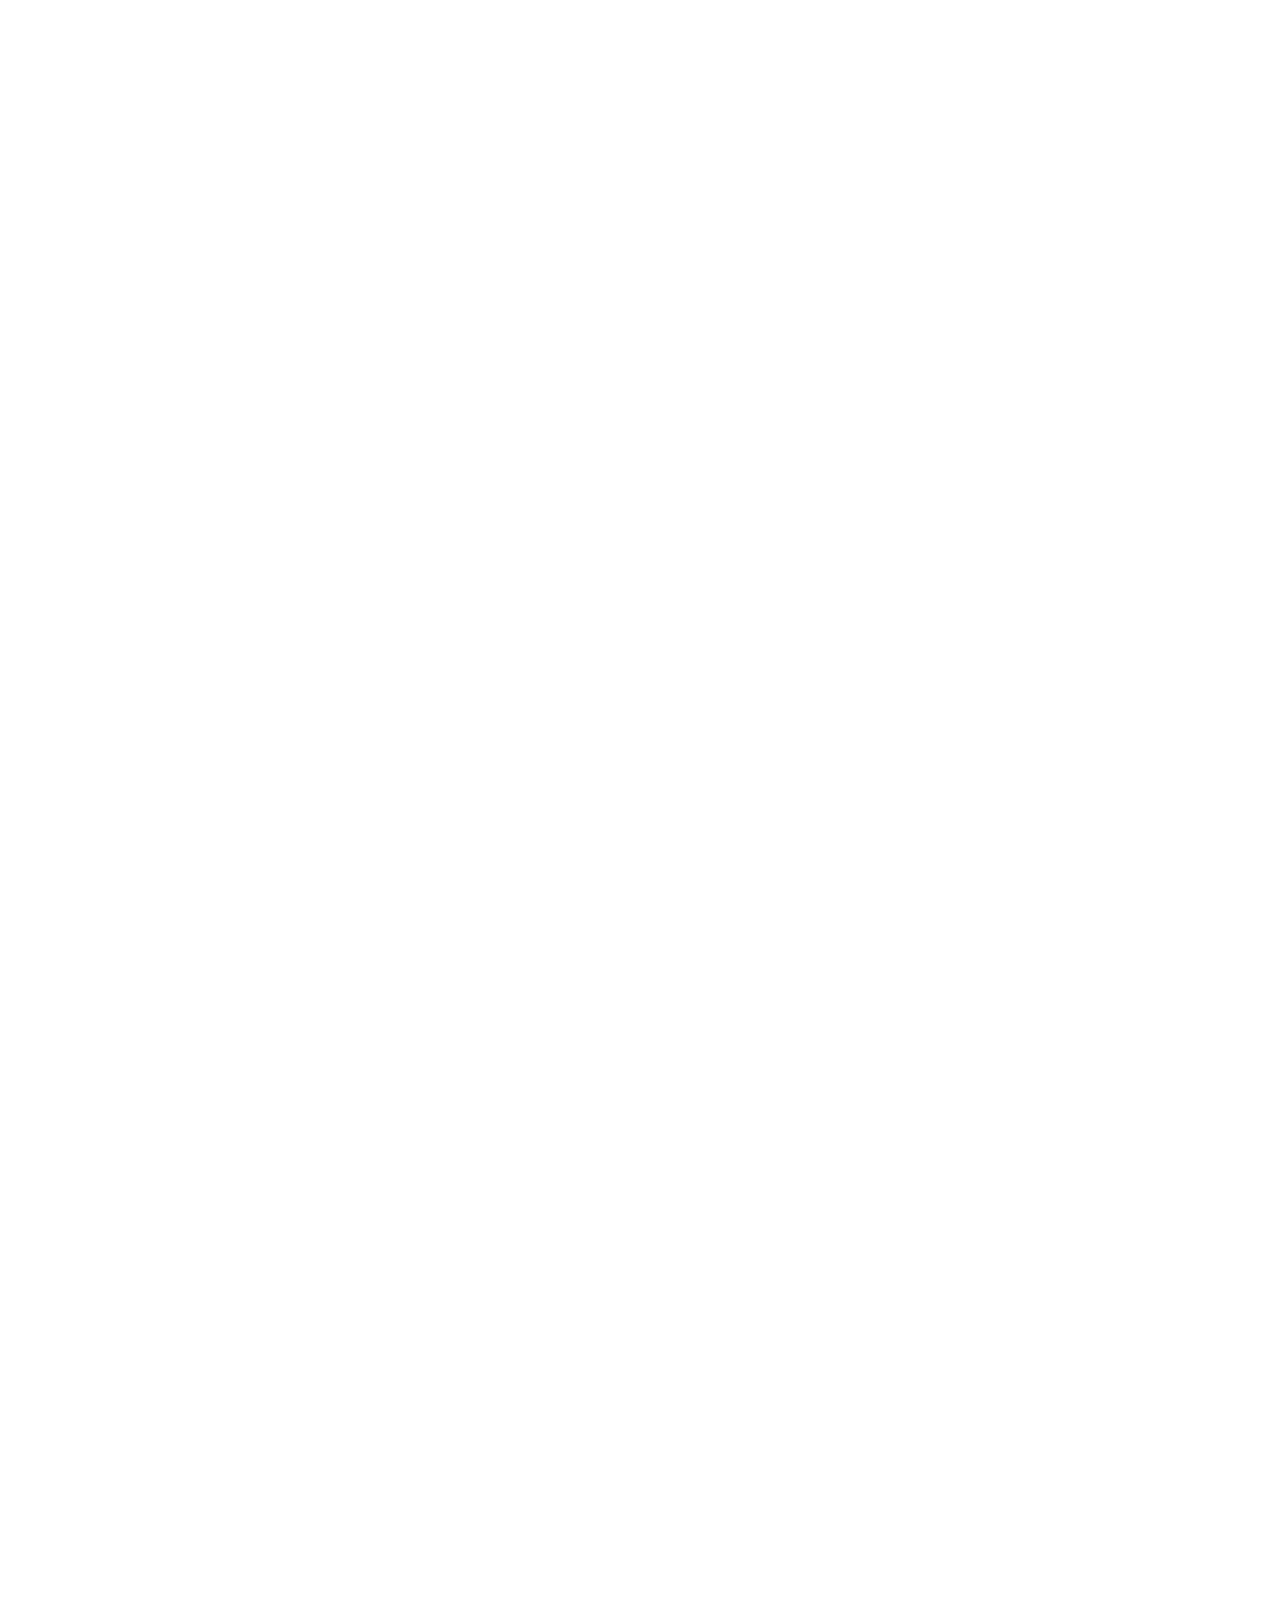
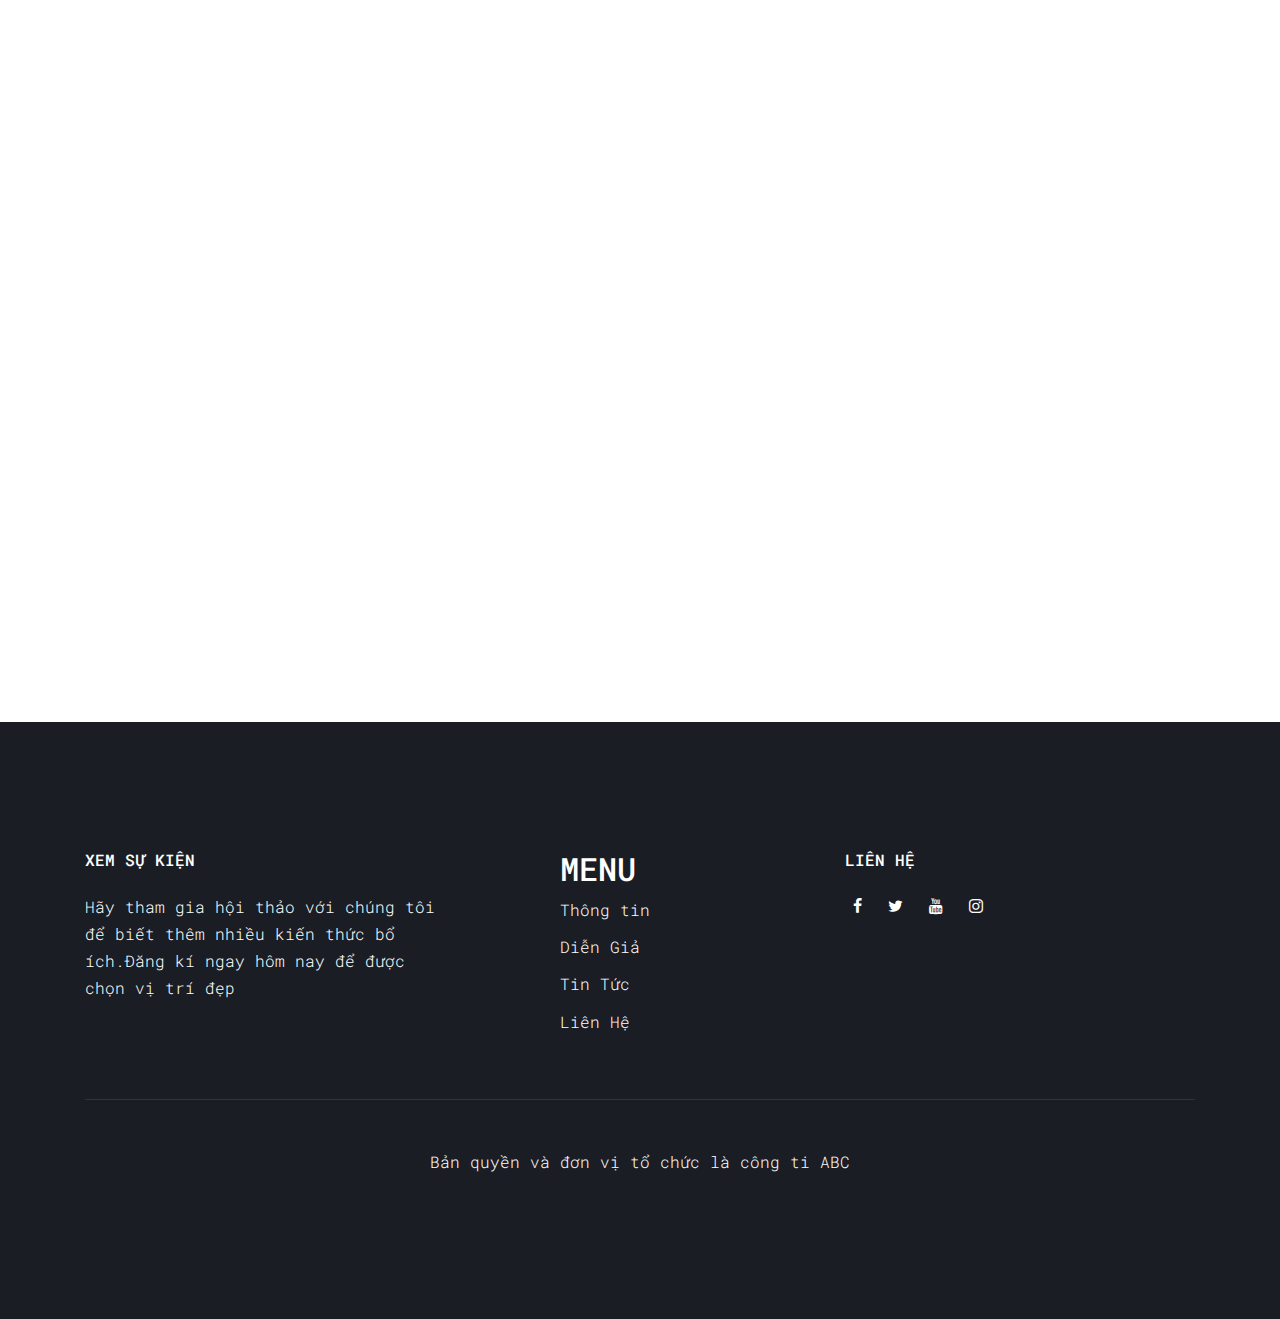
<file: SeminarProject/view/about.html>
<!DOCTYPE html>
<html lang="vi">
<head>
	<title>Thông tin về chúng tôi</title>
	<meta charset="utf-8">
    <meta name="viewport" content="width=device-width, initial-scale=1, shrink-to-fit=no">
	<link href="https://fonts.googleapis.com/css?family=Roboto+Mono" rel="stylesheet">
    <link rel="stylesheet" href="../fonts/icomoon/style.css">
    <link rel="stylesheet" href="../css/bootstrap.min.css">
    <link rel="stylesheet" href="../css/magnific-popup.css">
    <link rel="stylesheet" href="../css/jquery-ui.css">
    <link rel="stylesheet" href="../css/owl.carousel.min.css">
    <link rel="stylesheet" href="../css/owl.theme.default.min.css">
    <link rel="stylesheet" href="../css/bootstrap-datepicker.css">
    <link rel="stylesheet" href="../fonts/flaticon/font/flaticon.css">
    <link rel="stylesheet" href="../css/aos.css">

    <link rel="stylesheet" href="../css/style.css">
</head>
<body>
  <div class="site-wrap">
  	<div class="site-mobile-menu">
  	<div class="site-mobile-menu-header">
  		<div class="site-mobile-menu-close mt-3">
  			<span class="icon-close2 js-menu-toggle"></span>
  		</div>
  	</div>
  	<div class="site-moblie-menu-body"></div>
  	</div>
<!--   	THIET KE MENU CHO ABOUT US -->
       <header class="site-navbar py-3" role=banner>
           <div class="container-fluid">
            <div class="row align-items-center">
               <div class="col-11 col-xl-2">
                    <h1 class="mb-0"><a href="index.html" class="text-black h2 mb-0">Hội<span class="text-success">Thảo</span> </a></h1>
               </div>
               <div class="col-12 col-md-10 d-none d-xl-block">
                <nav class="site-navigation position-relative text-right" role="navigation">
                  <ul class="site-menu js-clone-nav mx-auto d-none d-lg-block">
                    <li><a href="index.html">Trang Chủ</a></li>
                    <li class="active"><a href="about.html">Thông Tin</a></li>
                    <li><a href="speakers.html">Diễn Giả</a></li>
                    <li><a href="news.html">Tin Tức</a></li>
                    <li><a href="contact.html">Liên Hệ</a></li>
                    <!-- border nut tham gia trong style.css voi id cta -->
                    <li class="cta"><a href="login.html">Đăng Nhập</a></li>
                  </ul>
                </nav>
                 </div>
         <!--       <div class="d-inline-block d-xl-none ml-md-0 mr-auto py-3" style="position: relative; top: 3px;"><a href="#" class="site-menu-toggle js-menu-toggle text-black"><span class="icon-menu h3"></span></a></div>
               </div> -->
           </div>
       </header>
<!--        THIET KE TIEU DE CHO ABOUT US -->
        <div class="site-section site-hero">
          <div class="image" style="background-image: url('./../images//abouts.jpg');">
        	<div class="container">
        		<div class="row align-items-center">
        			<div class="col-md-10">
        				<span class="d-block mb-3 caption" data-aos="fade-up">Tìm Hiểu</span>
        				<h1 class="d-block mb-4" data-aos="fade-up" data-aos-delay="100">Về Chúng Tôi</h1>
        			</div>
        		</div>
        	</div>
        </div>
      </div>
<!--         CHAO MUNG TOI VOI HOI THAO -->
        <div class="site-section">
        	<div class="container">
        		<div class="row mb-5">
        			<div class="col-lg-4">
        				<div class="site-section-heading" data-aos="fade-up" data-aos-delay="100">
        					<h2>Chào Mừng Đến Hội Thảo</h2>
        				</div>
        			</div>
        			<div class="col-lg-5 mt-5 pl-lg-5" data-aos="fade-up" data-aos-delay="200">
        				<p>Sự thay đổi nhanh chóng của công nghệ trong Y tế có thể mang lại những bước đột phá ngoạn mục và phương pháp điều trị mới mà trước đây tưởng chừng bất khả thi.</p>
        				<p>Chuyển đổi số nói chung và Trí tuệ nhân tạo (AI) nói riêng cuối cùng đã có thể giúp các bệnh viện, tổ chức và doanh nghiệp y tế có được sự hài lòng cao nhất của khách hàng thông qua các chẩn đoán chính xác và chi tiết hơn, tỷ lệ điều trị thành công cao và trong thời gian ngắn hơn đồng thời cung cấp được dịch vụ tốt hơn và sự thuận tiện cho cả khách hàng và người cung cấp dịch vụ.</p>
        			</div>
        		</div>
        		<div class="row mb-5">
        			<div class="col-12" data-aos="fade-up" data-aos-delay="300">
        				<img src="../images//test.jpg" alt="Image" class="img-fluid">
        			</div>
        		</div>
        		<div class="row">
        			<div class="col-md-4" data-aos="fade-up" data-aos-delay="400"><span class="text-success">Hội Nghị</span></div>
        			<div class="col-md-6" data-aos="fade-up" data-aos-delay="500">
        				 <p>Là hội thảo chuyên sâu đầu tiên về Ứng dụng trí tuệ nhân tạo (AI) trong Y tế tại Việt Nam, với sự tham gia chia sẻ của các giáo sư hàng đầu thế giới về AI.</p>
        				 <p>Có cái nhìn bao quát và cập nhật về cách thức Trí tuệ nhân tạo (AI) đang biến đổi toàn bộ ngành Y tế toàn cầu (tổng quan, xu hướng và thực tiễn). Lắng nghe chia sẻ của các giáo sư nổi tiếng về nhu cầu AI trong Y tế. Tiếp cận các công nghệ AI có thể được áp dụng ngay trong Y tế để phân tích hồ sơ y tế điện tử, phân tích chẩn đoán cơ mỡ thông qua quét CT và phát hiện các bệnh về da, ung thư da.</p>
        				 <p class="mb-5">Cơ hội kết nối quý giá với 100 khách tham dự là các giáo sư, bác sĩ, chuyên gia toán học-AI-IT và khách mời quan tâm trong ngành công nghệ thông tin và Y tế. Học hỏi từ các chuyên gia và thực tiễn nghiên cứu, áp dụng của các tổ chức, đồng nghiệp. Tạo dựng các mối quan hệ có giá trị mới.</p>
        			</div>
        		</div>
        	</div>
        </div>
       <!--  THIET KE DOI NGU -->
       <div class="site-section">
       	    <div class="container">
       	    	<div class="row mb-5 justify-content-center">
       	    		<div class="col-lg-4 mb-5">
       	    			<div class="site-section-heading" data-aos="fade-up">
       	    				 <h2>Đội Kĩ Thuật</h2>
       	    			</div>
       	    		</div>
       	    	</div>
       	    	<div class="row">
       	    		<div class="col-md-6 col-lg-4 mb-lg-5" data-aos="fade-up" data-aos-delay="100">
       	    			<div class="testimony text-center">
       	    				<figure>
       	    					<img src="../images//nv5.jpg" alt="Image" class="img-fluid">
       	    				</figure>
       	    				<blockquote>
       	    					<p class="author mb-0">Hoàng Bá Ý</p>
       	    					<p class="text-muted mb-4">Kiểm Soát Viên</p>
       	    					<p>Người kiểm soát danh sách người tham dự xếp chỗ và ổn định chỗ ngồi</p>
       	    				</blockquote>
       	    			</div>
       	    		</div>
       	    		<div class="col-md-6 col-lg-4 mb-lg-5" data-aos="fade-up" data-aos-delay="100">
       	    			<div class="testimony text-center">
       	    				<figure>
       	    					<img src="../images//nv9.jpg" alt="Image" class="img-fluid">
       	    				</figure>
       	    				<blockquote>
       	    					<p class="author mb-0">Hàn Công Nhu</p>
       	    					<p class="text-muted mb-4">Quản Lí</p>
       	    					<p>Người quản lí tiến trình chuẩn bị và chỉ đạo sản xuất hội thảo</p>
       	    				</blockquote>
       	    			</div>
       	    		</div>
       	    		<div class="col-md-6 col-lg-4 mb-lg-5" data-aos="fade-up" data-aos-delay="100">
       	    			<div class="testimony text-center">
       	    				<figure>
       	    					<img src="../images//nv2.jpg" alt="Image" class="img-fluid">
       	    				</figure>
       	    				<blockquote>
       	    					<p class="author mb-0">Hà Ngọc Sang</p>
       	    					<p class="text-muted mb-4">Điều Phối Viên</p>
       	    					<p>Người trực tiếp thực hiện các chương trình,hướng dẫn các nhân viên thực hiện các vấn đề kĩ thuật như máy móc,dẫn chương trình,trang trí.....</p>
       	    				</blockquote>
       	    			</div>
       	    		</div>
       	    	</div>
       	    </div>
       </div>
<!-- THIET KE FOOTER CHO ABOUT US -->
       <footer class="site-footer">
       	    <div class="container">
       	    	 <div class="row mb-5">
       	    	 	 <div class="col-md-4">
       	    	 	 	  <h2 class="footer-heading text-uppercase mb-4"><span class="text-white">Xem sự kiện</span></h2>
       	    	 	 	  <p><span class="text-white">Hãy tham gia hội thảo với chúng tôi để biết thêm nhiều kiến thức bổ ích.Đăng kí ngay hôm nay để được chọn vị trí đẹp<span></span></p>
       	    	 	 </div>
       	    	 	 <div class="col-md-3 ml-auto">
       	    	 	 	  <h2>MENU</h2>
       	    	 	 	  <ul class="list-unstyled">
                          <li><a href="about.html">Thông tin</a></li>
                          <li><a href="speakers.htlm">Diễn Giả</a></li>
                          <li><a href="news.html">Tin Tức</a></li>
                          <li><a href="contact.htlm">Liên Hệ</a></li>
       	    	 	 	  </ul>
       	    	 	 </div>
       	    	 	 <div class="col-md-4">
       	    	 	 	<h2 class="footer-heading text-uppercase mb-4"><span class="text-white">Liên Hệ</span>
       	    	 	 	</h2>
       	    	 	 	<p>
       	    	 	 		<a href="#" class="p-2 pl-0"><span class="icon-facebook"></span></a>
       	    	 	 		<a href="#" class="p-2 pl-0"><span class="icon-twitter"></span></a>
       	    	 	 		<a href="#" class="p-2 pl-0"><span class="icon-youtube"></span></a>
       	    	 	 		<a href="#" class="p-2 pl-0"><span class="icon-instagram"></span></a>
       	    	 	 	</p>
       	    	 	 </div>
       	    	 </div>
       	    	 <div class="row">
       	    	 	<div class="col-md-12 text-center">
       	    	 		 <div class="border-top pt-5">
       	    	 		 	<p><span class="text-white">Bản quyền và đơn vị tổ chức là công ti ABC</span></p>
       	    	 		 </div>
       	    	 	</div>
       	    	 </div>
       	    </div>
       </footer>

  </div>
 <script src="../js/jquery-3.3.1.min.js"></script>
  <script src="../js/jquery-migrate-3.0.1.min.js"></script>
  <script src="../js/jquery-ui.js"></script>
  <script src="../js/popper.min.js"></script>
  <script src="../js/bootstrap.min.js"></script>
  <script src="../js/owl.carousel.min.js"></script>
  <script src="../js/jquery.stellar.min.js"></script>
  <script src="../js/jquery.countdown.min.js"></script>
  <script src="../js/jquery.magnific-popup.min.js"></script>
  <script src="../js/bootstrap-datepicker.min.js"></script>
  <script src="../js/aos.js"></script>

  <script src="../js/main.js"></script>
</body>
</html>
</file>
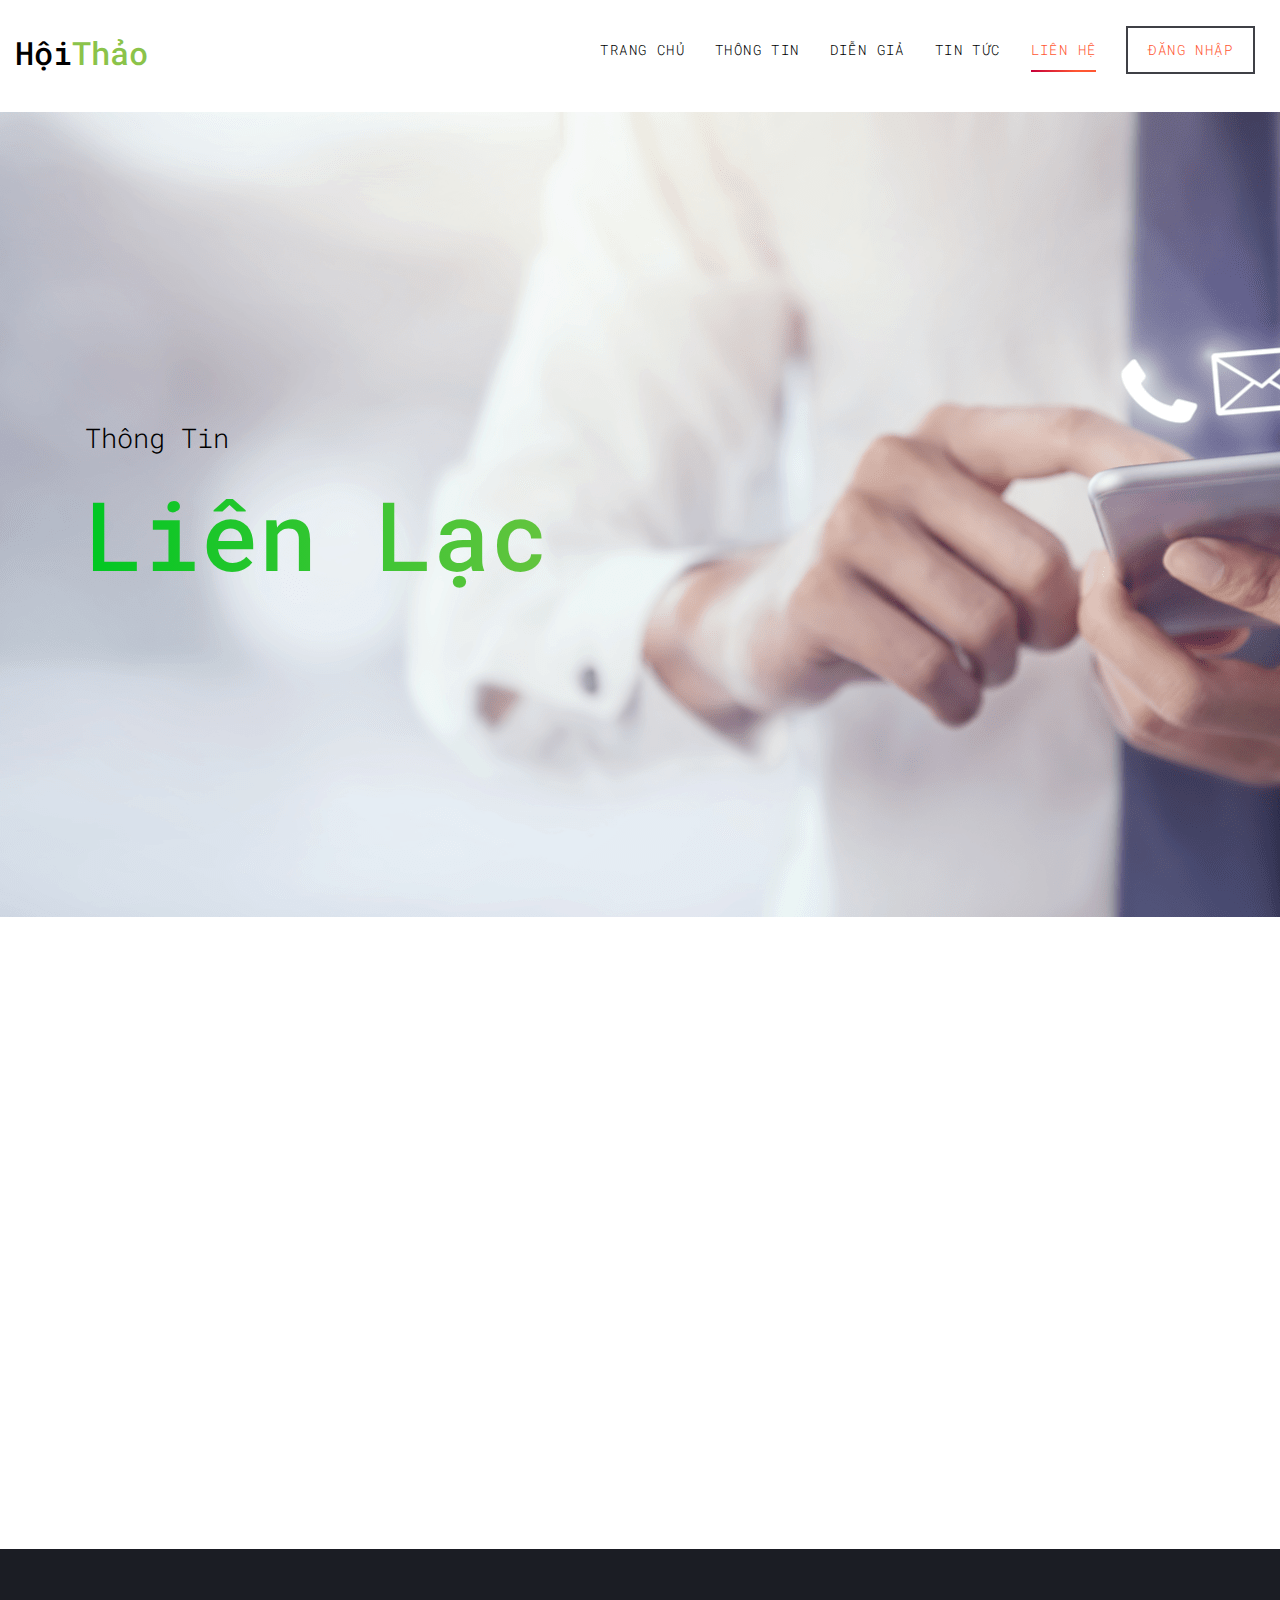
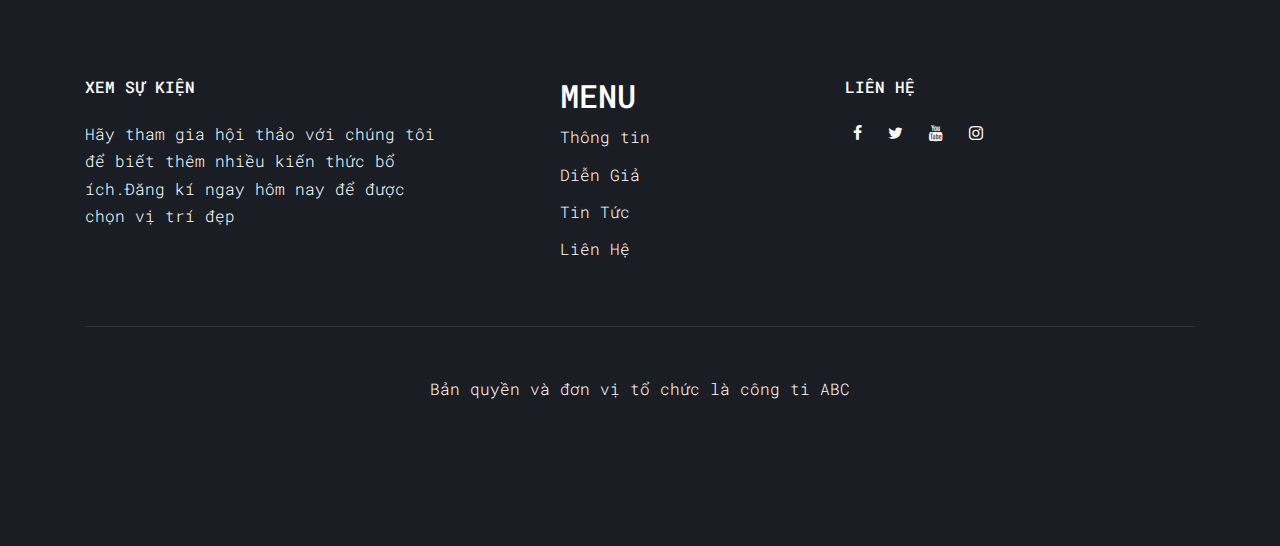
<file: SeminarProject/view/contact.html>
<!DOCTYPE html>
<html lang="vi">
<head>
	<title>Thông tin về liên lạc</title>
	<meta charset="utf-8">
	<meta name="viewport" content="width=device-width,initial-scale=1,shrink-to-fit=no">
    <link href="https://fonts.googleapis.com/css?family=Roboto+Mono" rel="stylesheet">
    <link rel="stylesheet" href="../fonts/icomoon/style.css">
    <link rel="stylesheet" href="../css/bootstrap.min.css">
    <link rel="stylesheet" href="../css/magnific-popup.css">
    <link rel="stylesheet" href="../css/jquery-ui.css">
    <link rel="stylesheet" href="../css/owl.carousel.min.css">
    <link rel="stylesheet" href="../css/owl.theme.default.min.css">
    <link rel="stylesheet" href="../css/bootstrap-datepicker.css">
    <link rel="stylesheet" href="../fonts/flaticon/font/flaticon.css">
    <link rel="stylesheet" href="../css/aos.css">

    <link rel="stylesheet" href="../css/style.css">
</head>
<body>
  <div class="site-wrap">
  	   <div class="site-mobile-menu">
  	   	   <div class="site-mobile-menu-header">
  	   	   	   <div class="site-mobile-menu-header">
  	   	   	   	      <div class="site-mobile-menu-close mt-3">
  	   	   	   	      	   <span class="icon-close2 js-menu-toggle"></span>
  	   	   	   	      </div>
  	   	   	   </div>
  	   	   </div>
  	   	<div class="site-mobile-menu-body"></div>
  	   </div>
<!--   	   THIET KE MENU CHO SPEAKER -->
       <header class="site-navbar py-3" role=banner>
       	       <div class="container-fluid">
       	       	    <div class="row align-items-center">
       	       	    	<div class="cold-11 col-xl-2">
       	       	    		 <h1 class="mb-0"><a href="index.html" class="text-black h2 mb-0">Hội<span class="text-success">Thảo</span></a></h1>
       	       	    	</div>
       	       	    	<div class="col-12 col-md-10 d-none d-xl-block">
       	       	    		<nav class="site-navigation position-relative text-right" role="navigation">
       	       	    			<ul class="site-menu js-clone-nav mx-auto d-none d-lg-block">
       	       	    				<li><a href="index.html">Trang Chủ</a></li>
       	       	    				<li><a href="about.html">Thông Tin</a></li>
       	       	    				<li><a href="speakers.html">Diễn Giả</a></li>
       	       	    				<li><a href="news.html">Tin Tức</a></li>
       	       	    				<li class="active"><a href="contact.html">Liên Hệ</a></li>
                                    <li class="cta"><a href="login.html">Đăng Nhập</a></li>
       	       	    			</ul>
       	       	    		</nav>
       	       	    	</div>
       	       	  <!--   	<div class="d-inline-block d-xl-none ml-md-0 mr-auto py-3" style="position: relative;top: 3px;"><a href="#" class="site-menu-toggle js-menu-toggle text-black"><span class="icon-menu h3"></span></a></div> -->
       	       	    </div>
       	       </div>
       </header>
      <div class="site-section site-hero">
      	 <div class="image" style="background-image: url('./../images/best-contact-us-pages.png');">
      <div class="container">
        <div class="row align-items-center">
          <div class="col-md-10">
            <span class="d-block mb-3 caption" data-aos="fade-up">Thông Tin</span>
            <h1 class="d-block mb-4" data-aos="fade-up" data-aos-delay="100">Liên Lạc</h1>
          </div>
        </div>
      </div>
  </div>
    </div>

    <div class="site-section">
    	<div class="container">
    		<div class="row">
    			<div class="col-md-6" data-aos="fade-up">
    				<img src="../images/hero_1.jpg" alt="Image" class="img-fluid">
    			</div>
    			<div class="col-md-5 ml-auto" data-aos="fade-up" data-aos-delay="100">
    				<div class="p-4 mb-3">
    					<p class="mb-0 font-weight-bold text-secondary text-uppercase mb-3">Địa Chỉ</p>
    					<p class="mb-4">246 Huế, Bùi Thị Xuân, Hai Bà Trưng, Hà Nội 100000, Việt Nam</p>

    					<p class="mb-0 font-weight-bold text-secondary text-uppercase mb-3">Số Điện Thoại</p>
                        <p class="mb-4">+1 234 5678 910</p>


                        <p class="mb-0 font-weight-bold text-secondary text-uppercase mb-3">Email</p>
                        <p class="mb-0"><a href="#">AIwithMedical@domain.com</a></p>
    				</div>
    			</div>
    		</div>
    	</div>
    </div>
    <!-- THIET KE FOOTER CHO ABOUT US -->
       <footer class="site-footer">
       	    <div class="container">
       	    	 <div class="row mb-5">
       	    	 	 <div class="col-md-4">
       	    	 	 	  <h2 class="footer-heading text-uppercase mb-4"><span class="text-white">Xem sự kiện</span></h2>
       	    	 	 	  <p><span class="text-white">Hãy tham gia hội thảo với chúng tôi để biết thêm nhiều kiến thức bổ ích.Đăng kí ngay hôm nay để được chọn vị trí đẹp<span></span></p>
       	    	 	 </div>
       	    	 	 <div class="col-md-3 ml-auto">
       	    	 	 	  <h2>MENU</h2>
       	    	 	 	  <ul class="list-unstyled">
       	    	 	 	        <li><a href="about.html">Thông tin</a></li>
                                <li><a href="speakers.htlm">Diễn Giả</a></li>
                                <li><a href="news.html">Tin Tức</a></li>
                                <li><a href="contact.htlm">Liên Hệ</a></li>
       	    	 	 	  </ul>
       	    	 	 </div>
       	    	 	 <div class="col-md-4">
       	    	 	 	<h2 class="footer-heading text-uppercase mb-4"><span class="text-white">Liên Hệ</span>
       	    	 	 	</h2>
       	    	 	 	<p>
       	    	 	 		<a href="#" class="p-2 pl-0"><span class="icon-facebook"></span></a>
       	    	 	 		<a href="#" class="p-2 pl-0"><span class="icon-twitter"></span></a>
       	    	 	 		<a href="#" class="p-2 pl-0"><span class="icon-youtube"></span></a>
       	    	 	 		<a href="#" class="p-2 pl-0"><span class="icon-instagram"></span></a>
       	    	 	 	</p>
       	    	 	 </div>
       	    	 </div>
       	    	 <div class="row">
       	    	 	<div class="col-md-12 text-center">
       	    	 		 <div class="border-top pt-5">
       	    	 		 	<p><span class="text-white">Bản quyền và đơn vị tổ chức là công ti ABC</span></p>
       	    	 		 </div>
       	    	 	</div>
       	    	 </div>
       	    </div>
       </footer>
  </div>
  <script src="../js/jquery-3.3.1.min.js"></script>
  <script src="../js/jquery-migrate-3.0.1.min.js"></script>
  <script src="../js/jquery-ui.js"></script>
  <script src="../js/popper.min.js"></script>
  <script src="../js/bootstrap.min.js"></script>
  <script src="../js/owl.carousel.min.js"></script>
  <script src="../js/jquery.stellar.min.js"></script>
  <script src="../js/jquery.countdown.min.js"></script>
  <script src="../js/jquery.magnific-popup.min.js"></script>
  <script src="../js/bootstrap-datepicker.min.js"></script>
  <script src="../js/aos.js"></script>

  <script src="../js/main.js"></script>
</body>
</html>
</file>
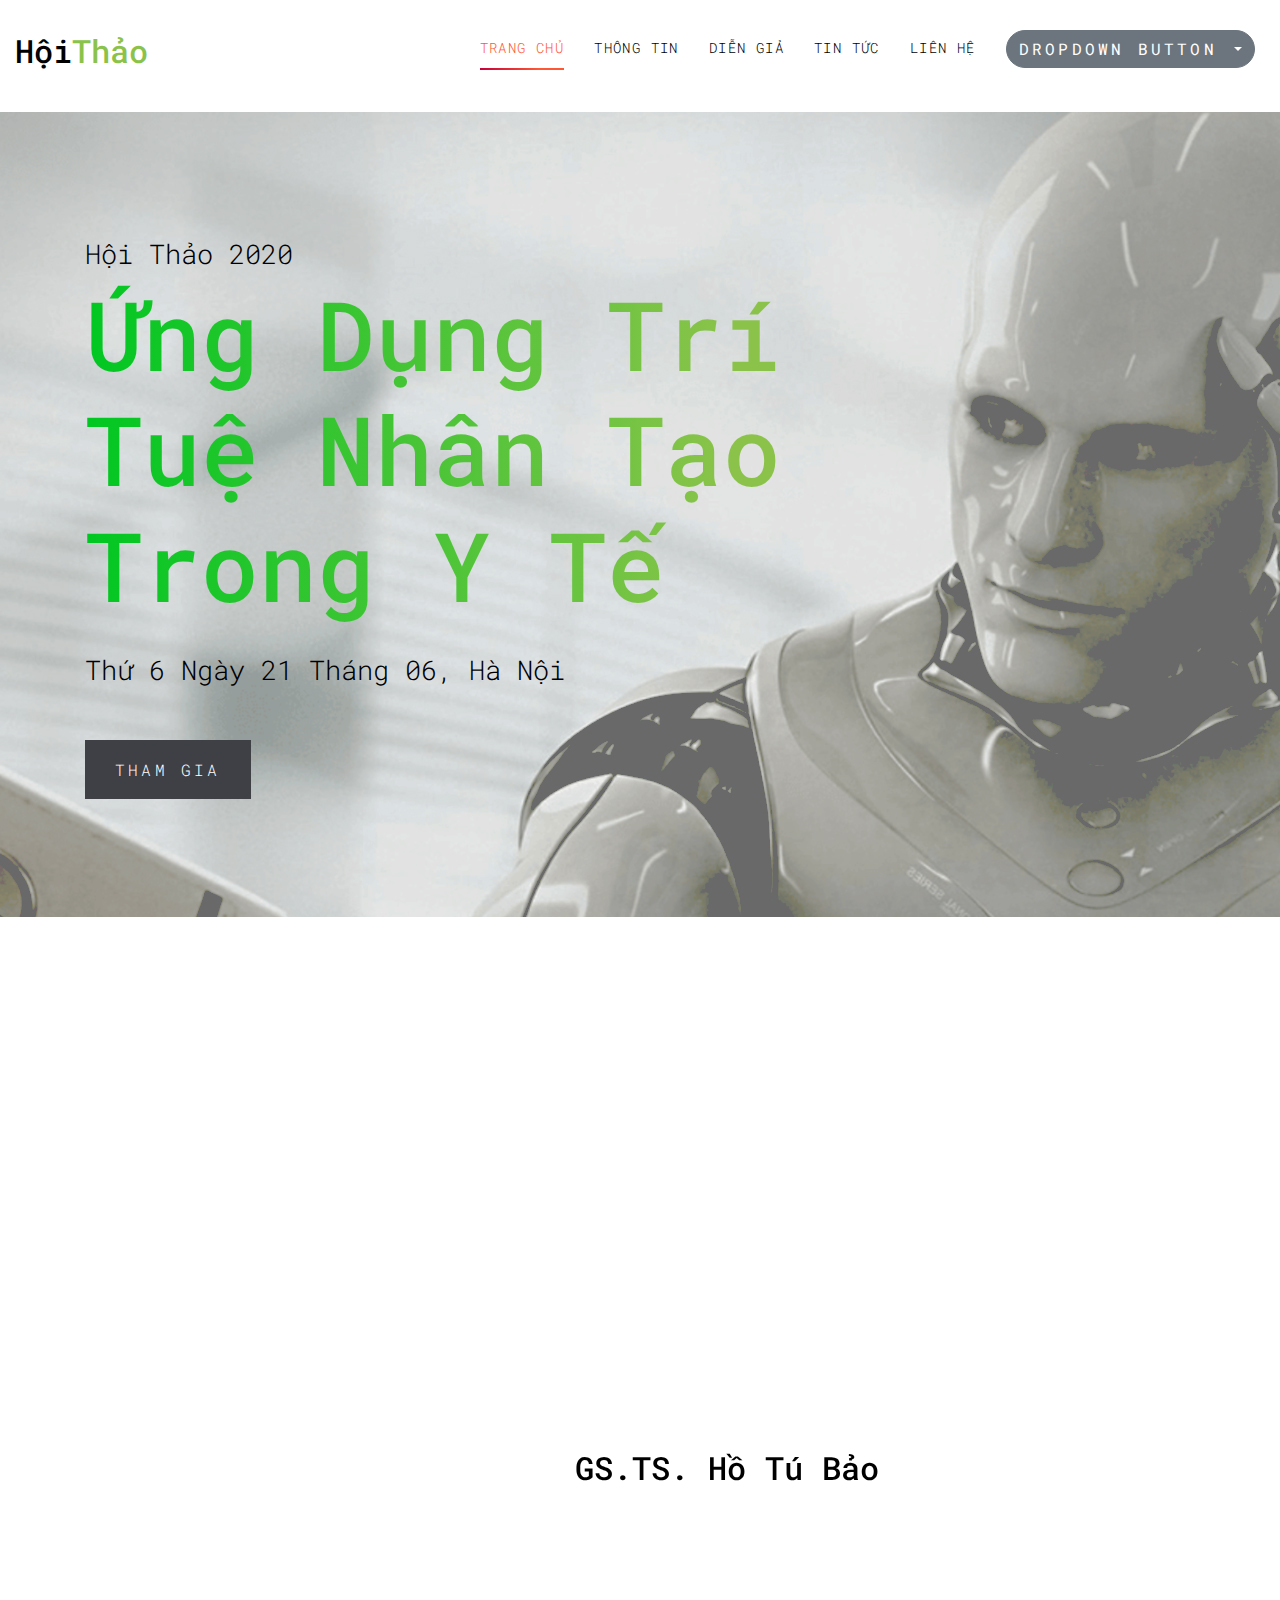
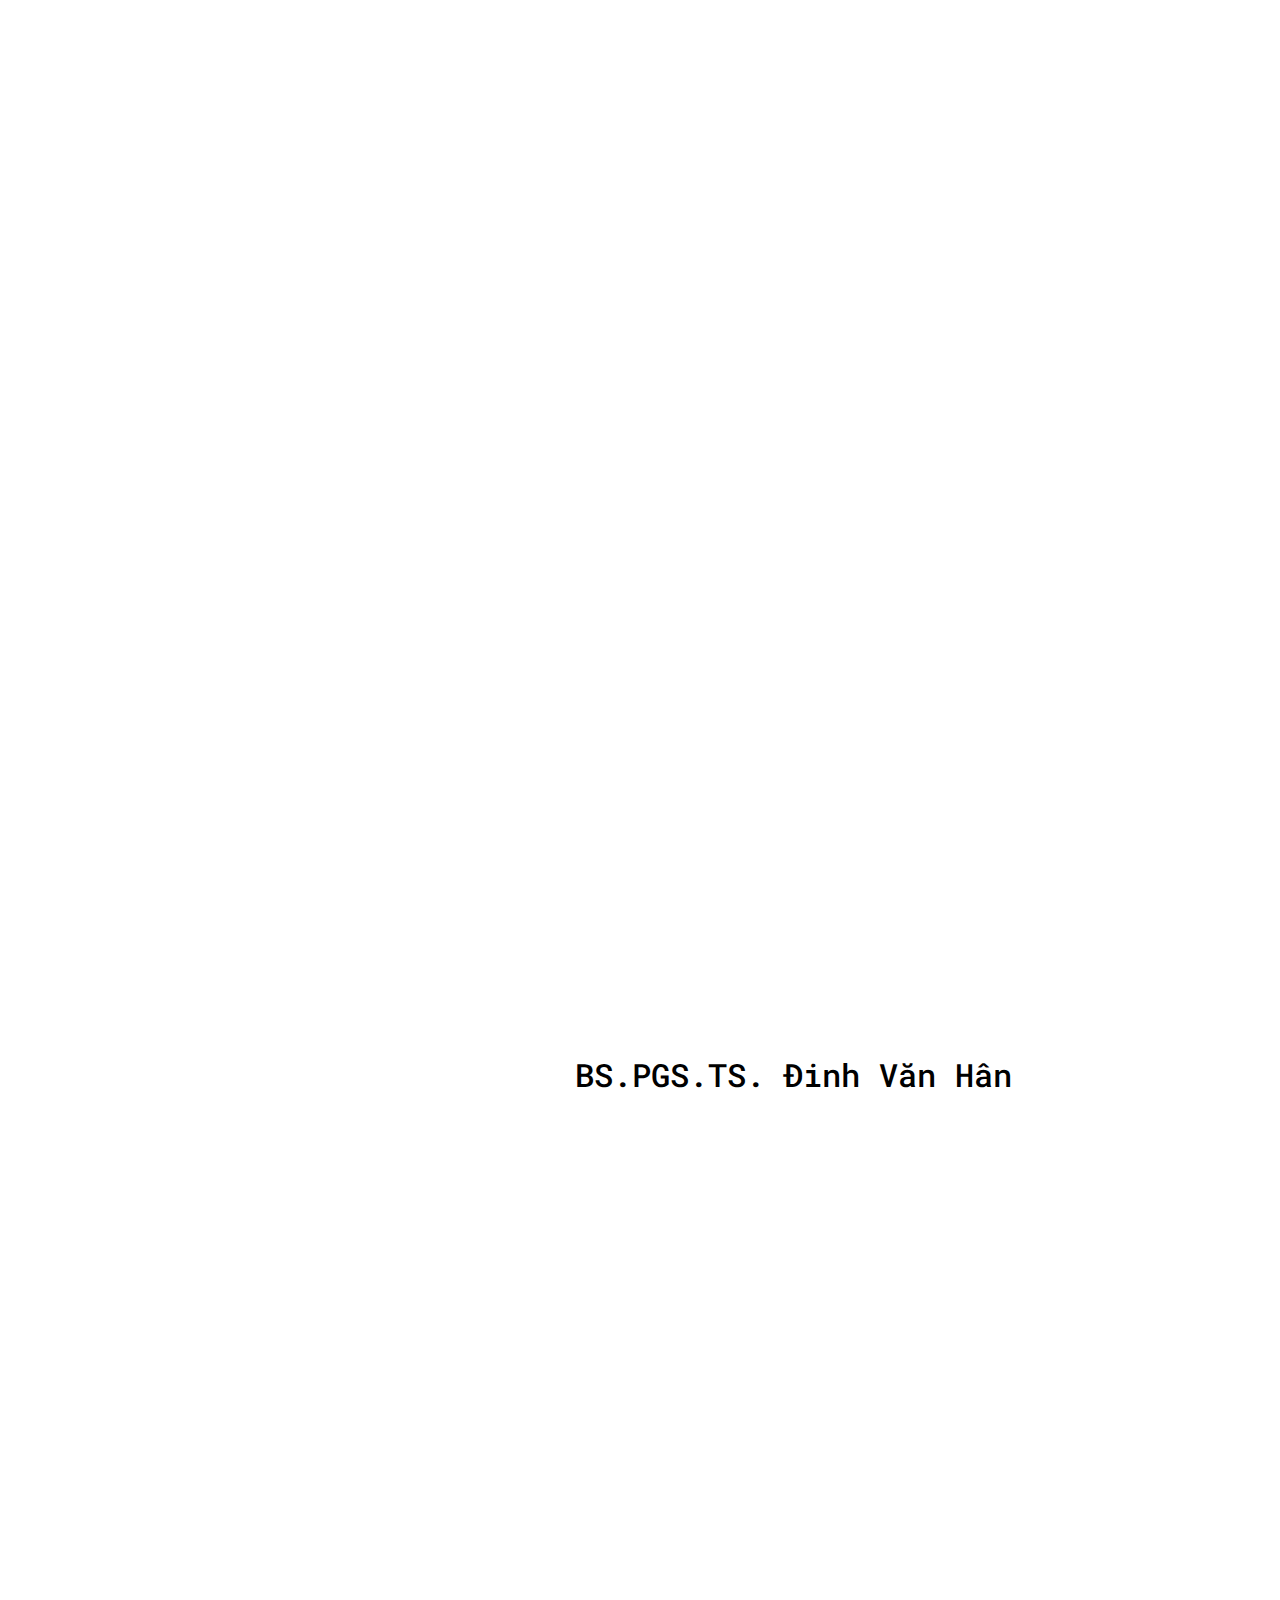
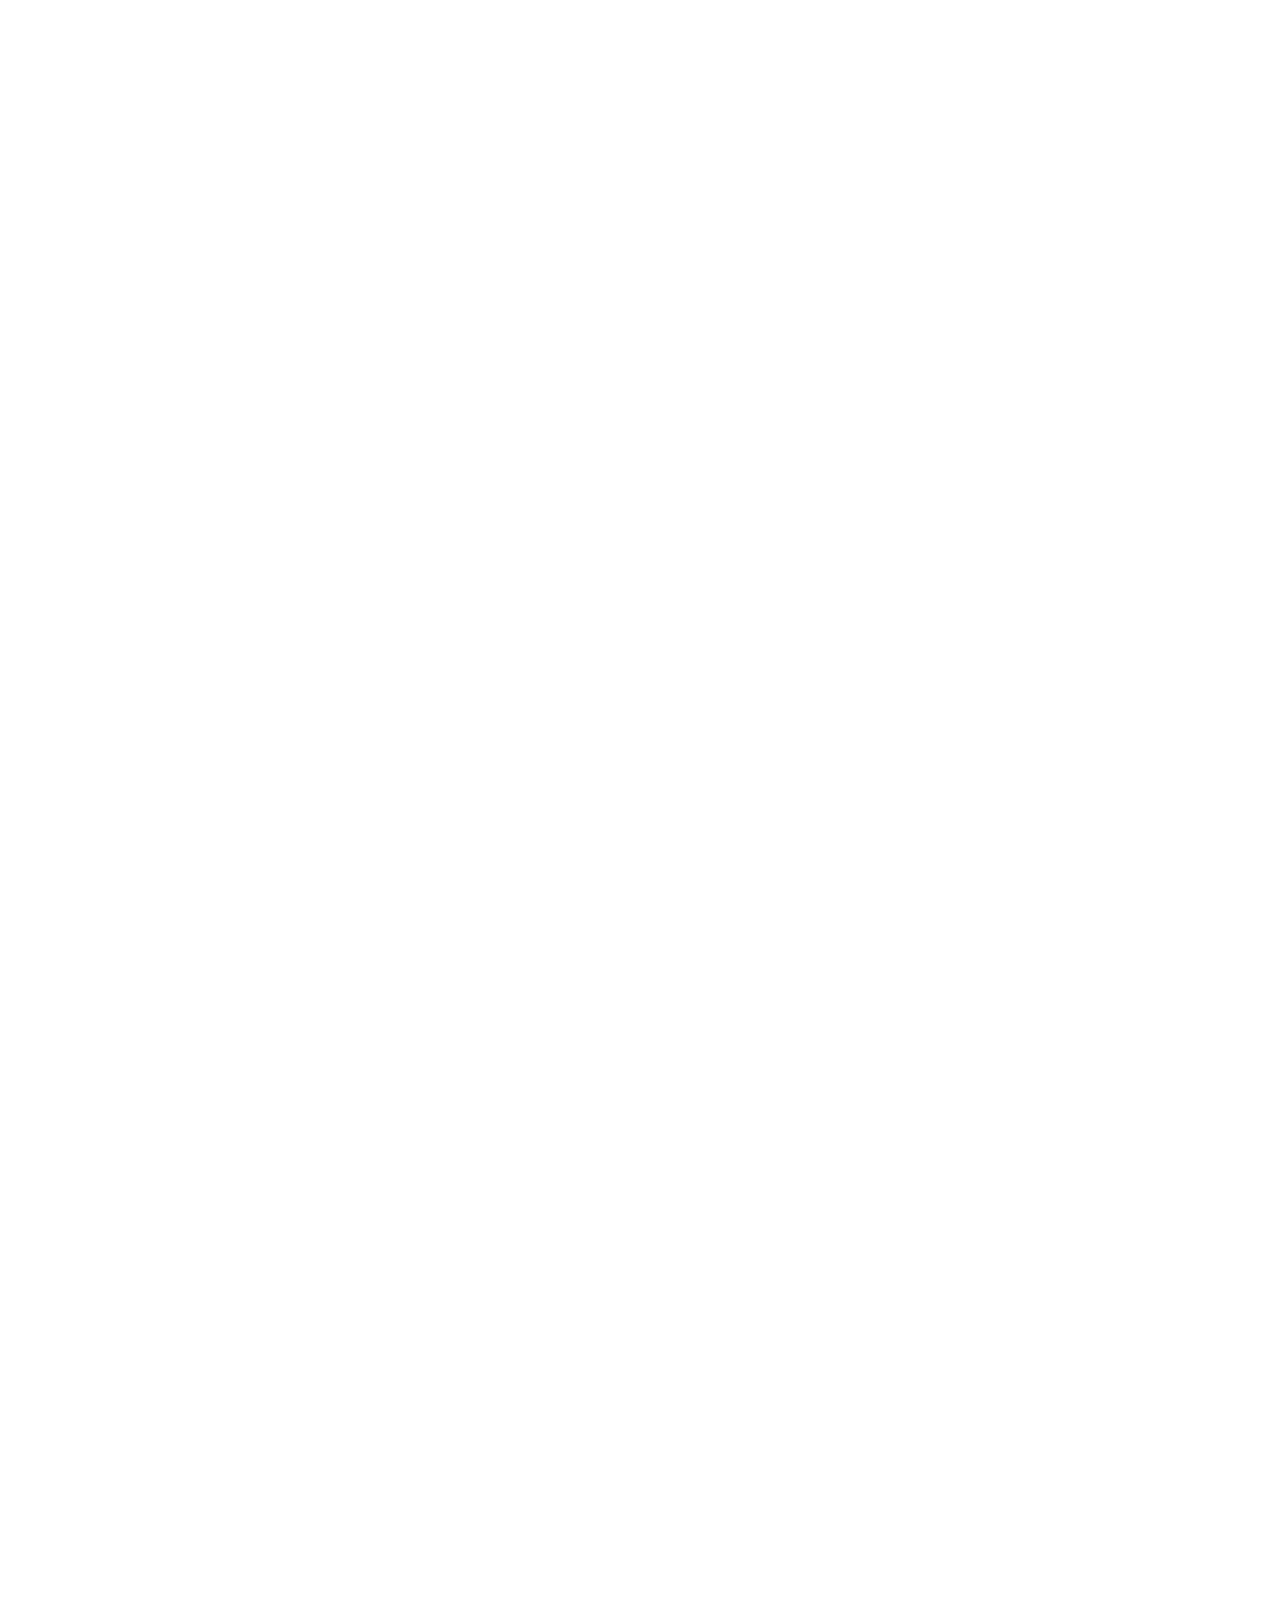
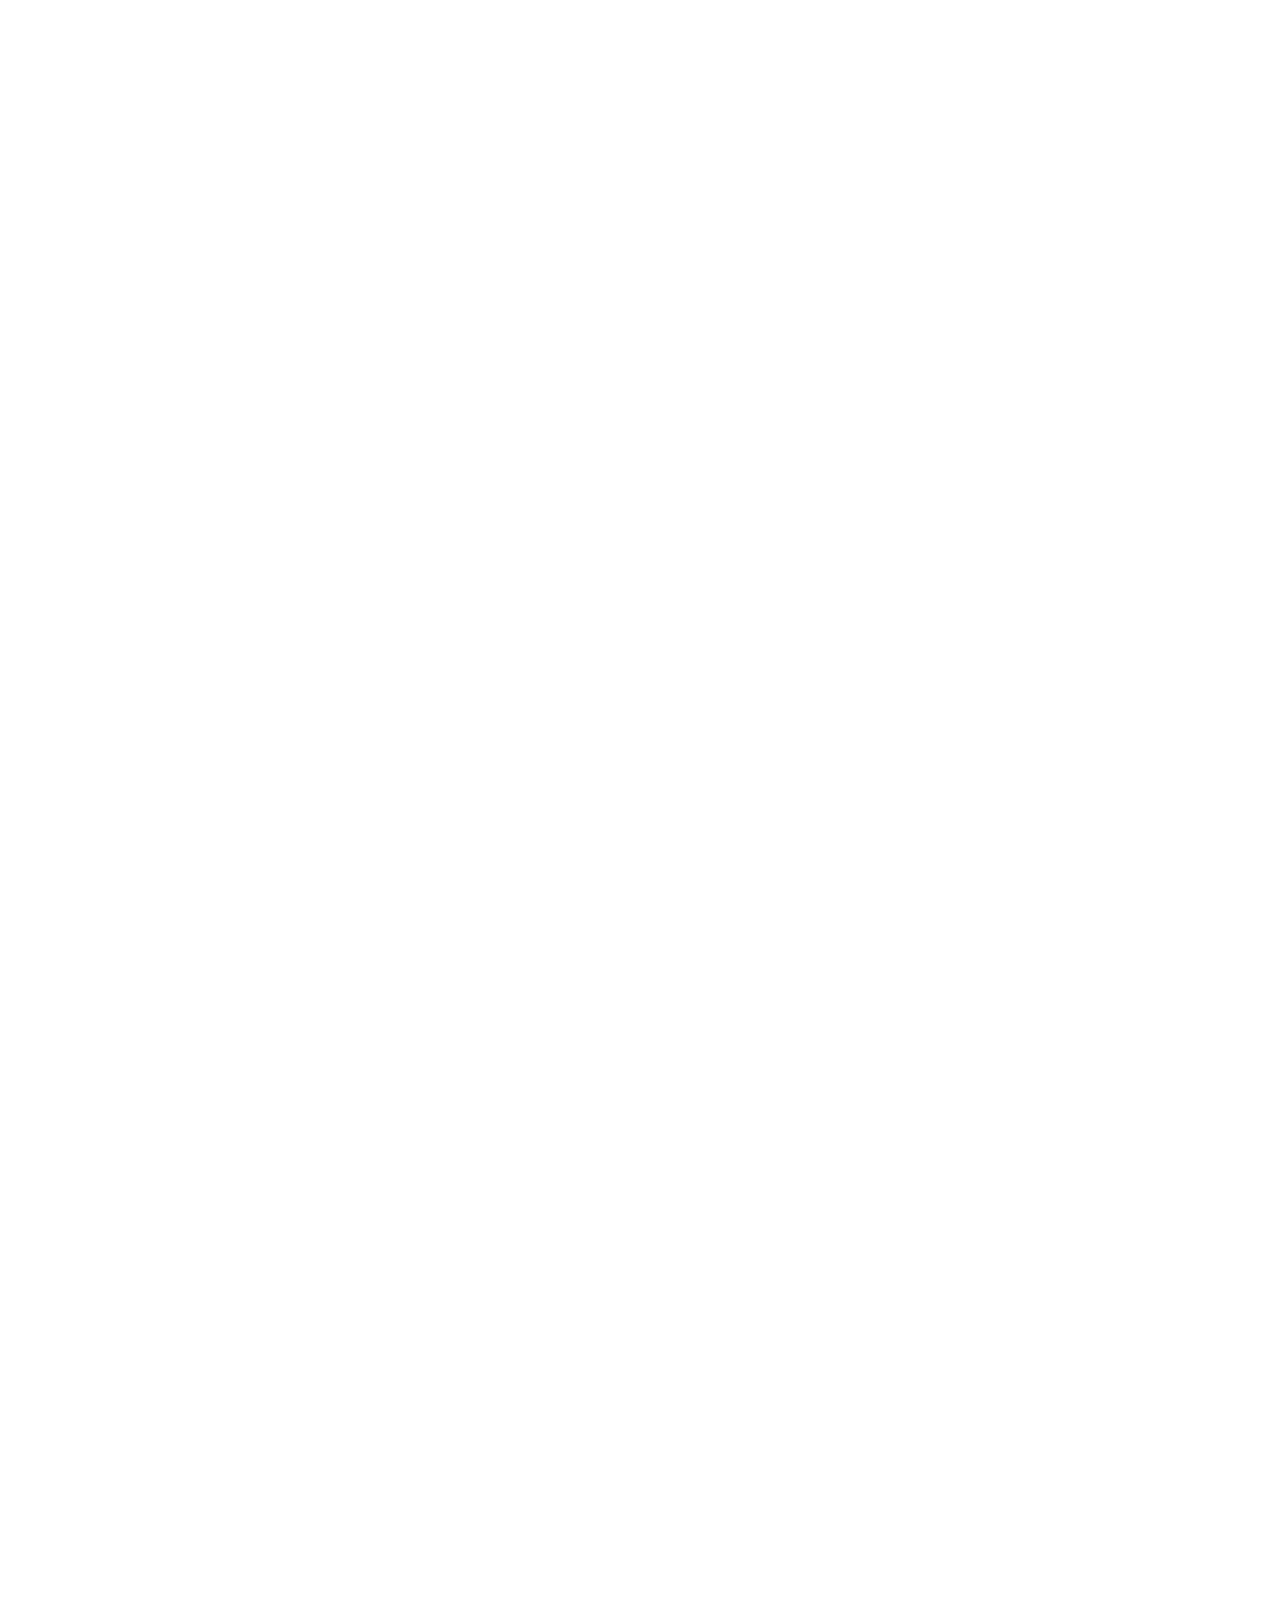
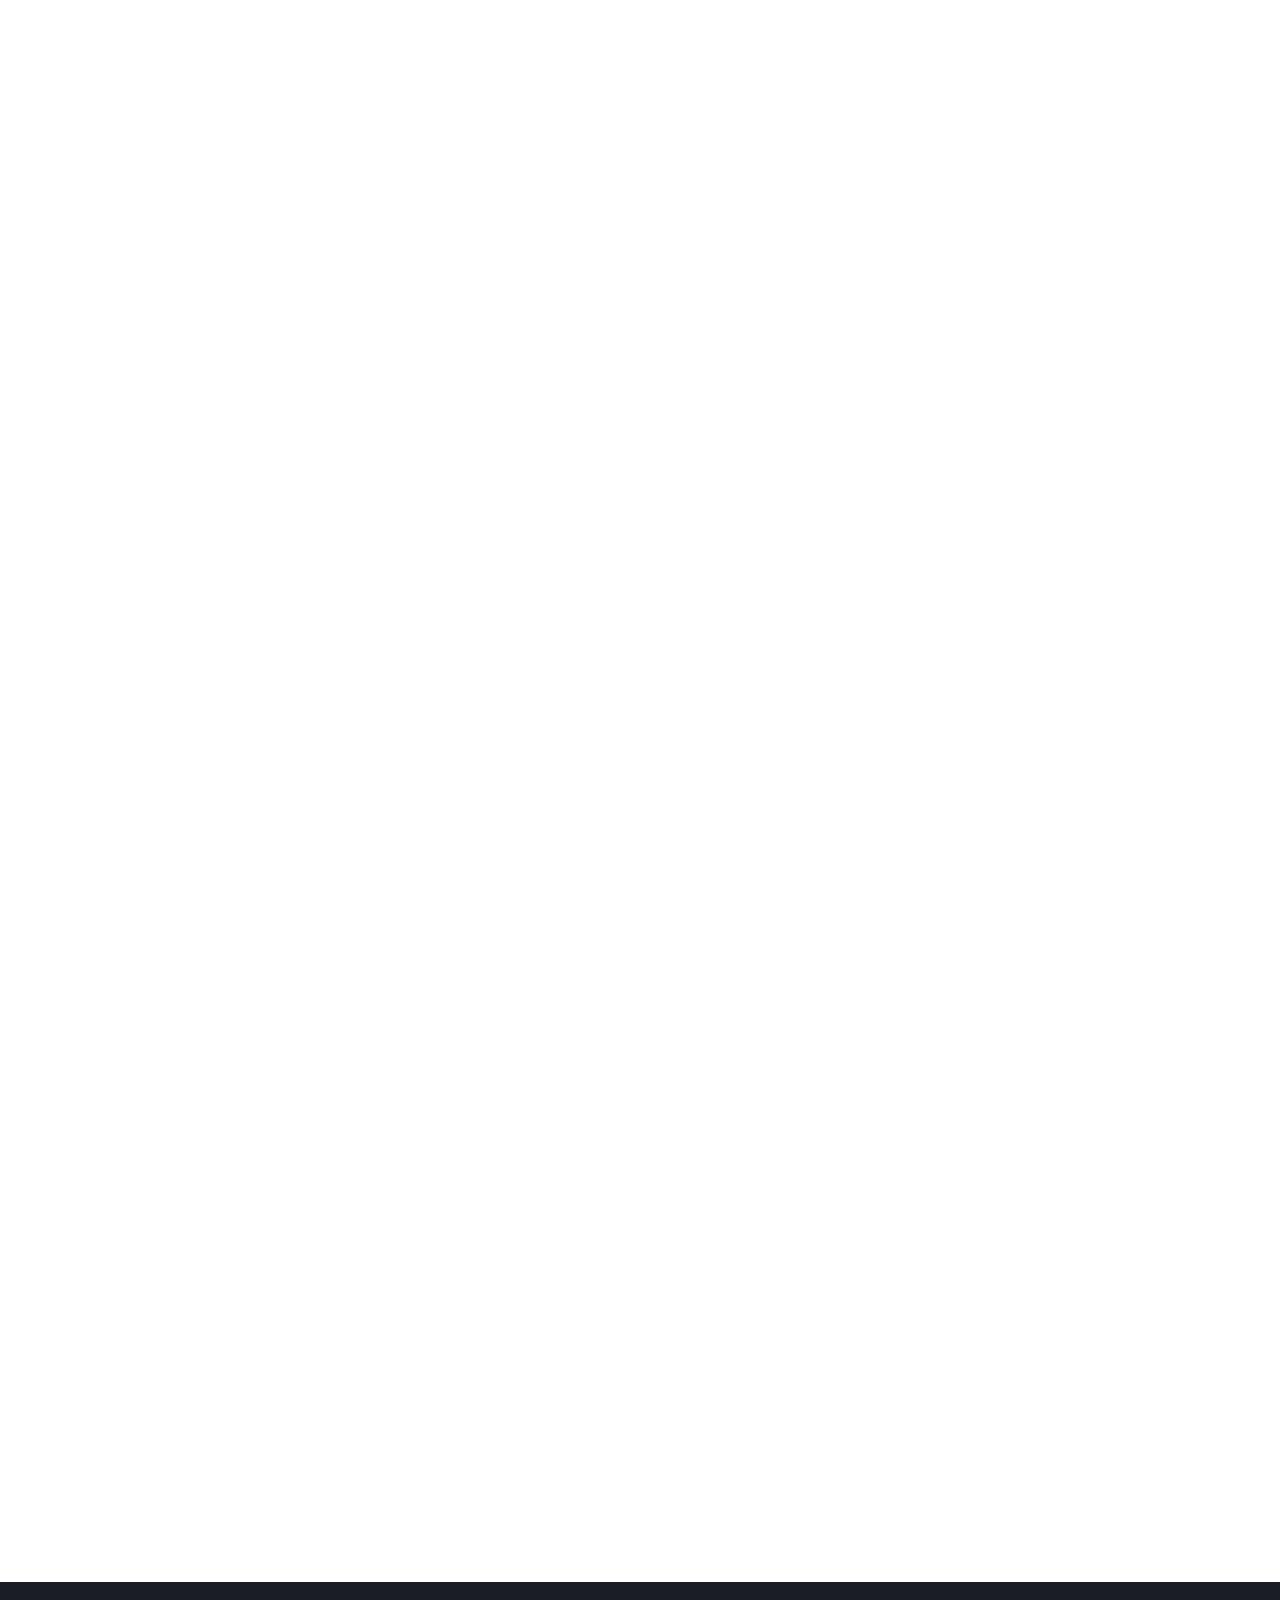
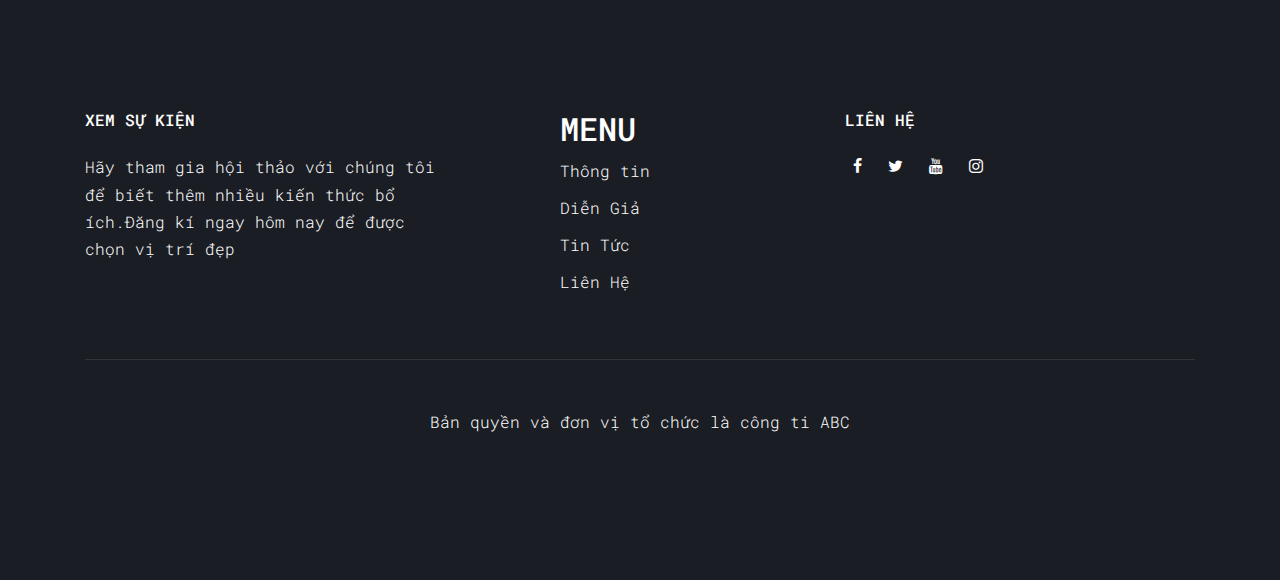
<file: SeminarProject/view/home.html>
<!DOCTYPE html>
<html lang="vi">
<head>
	<title>Hội Thảo Ứng Dụng Trí Tuệ Nhân Tạo Trong Y Tế</title>
    <meta charset="utf-8">
    <meta name="viewport" content="width=device-width, initial-scale=1, shrink-to-fit=no">
<!-- khai báo framework boopstrap và css  -->
    <link href="https://fonts.googleapis.com/css?family=Roboto+Mono" rel="stylesheet">
    <link rel="stylesheet" href="../fonts/icomoon/style.css">
    <link rel="stylesheet" href="../css/bootstrap.min.css">
    <link rel="stylesheet" href="../css/magnific-popup.css">
    <link rel="stylesheet" href="../css/jquery-ui.css">
    <link rel="stylesheet" href="../css/owl.carousel.min.css">
    <link rel="stylesheet" href="../css/owl.theme.default.min.css">
    <link rel="stylesheet" href="../css/bootstrap-datepicker.css">
    <link rel="stylesheet" href="../fonts/flaticon/font/flaticon.css">
    <link rel="stylesheet" href="../css/aos.css">
<!-- nhúng css vào để đổi màu background -->
    <link rel="stylesheet" href="../css/style.css">
</head>
<body>
   <div class="site-wrap">
    <!-- THIET KE MENU CHO WEBSITE -->
       <div class="site-mobile-menu">
           <div class="site-mobile-menu-header">
               <div class="site-mobile-menu-close mt-3">
                   <span class="icon-close2 js-menu-toggle"></span>
               </div>
           </div>
           <div class="site-mobile-menu-body"></div>
       </div>
       <header class="site-navbar py-3" role=banner>
           <div class="container-fluid">
            <div class="row align-items-center">
               <div class="col-11 col-xl-2">
                    <h1 class="mb-0"><a href="index.html" class="text-black h2 mb-0">Hội<span class="text-success">Thảo</span> </a></h1>
               </div>
               <div class="col-12 col-md-10 d-none d-xl-block">
                <nav class="site-navigation position-relative text-right" role="navigation">
                  <ul class="site-menu js-clone-nav mx-auto d-none d-lg-block">
                    <li class="active"><a href="index.html">Trang Chủ</a></li>
                    <li><a href="about.html">Thông Tin</a></li>
                    <li><a href="speakers.html">Diễn Giả</a></li>
                    <li><a href="news.html">Tin Tức</a></li>
                    <li><a href="contact.html">Liên Hệ</a></li>
                    <!-- border nut tham gia trong style.css voi id cta -->
                    
                    <!-- <li class="cta" ><a href="login.html">Đăng Nhập</a></li> -->
<!--                     <li class="dropdown">
                    <a href="#" class="dropdown-toggle" data-toggle="dropdown" role="button" aria-haspopup="true" aria-expanded="false">Dropdown <span class="caret"></span></a>
                    <ul class="dropdown-menu">
                      <li><a href="#"> Action</a></li>
                      <li><a href="#"> Another action</a></li>
                      <li><a href="#"> Something else here</a></li>
                    </ul>
                  </li> -->
                   <li class="dropdown">
                    <button class="btn btn-secondary dropdown-toggle" type="button" id="dropdownMenuButton" data-toggle="dropdown" aria-haspopup="true" aria-expanded="false">
                      Dropdown button
                    </button>
                    <div class="dropdown-menu" aria-labelledby="dropdownMenuButton">
                      <a class="dropdown-item" href="#">Action</a>
                      <a class="dropdown-item" href="#">Another action</a>
                      <a class="dropdown-item" href="#">Something else here</a>
                    </div>
                  </li>
                  </ul>
                </nav>
                 </div>
                  <div class="d-inline-block d-xl-none ml-md-0 mr-auto py-3" style="position: relative; top: 3px;"><a href="#" class="site-menu-toggle js-menu-toggle text-black"><span class="icon-menu h3"></span></a></div>
               </div>
           </div>
       </header>
       <!-- THIET KE TITLE CHO WEBSITE -->
       <div class="site-section site-hero">
        <div class="image" style="background-image: url('./../images/hocvaAI.jpg');">
            <div class="container">
                <div class="row align-items-center">
                  <div class="col-md-10">
                     <span class="d-bloc mb-3 caption" data-aos="fade-up" data-aos-delay="100">Hội Thảo 2020</span>
                     <h1 class="d-block mb-4" data-aos="fade-up" data-aos-delay="200">Ứng Dụng Trí Tuệ Nhân Tạo Trong Y Tế</h1>
                     <span class="d-block mb-5 caption" data-aos="fade-up" data-aos-delay="300">Thứ 6 Ngày 21 Tháng 06, Hà Nội</span>
                     <a href="join.html" class="btn-custom" data-aos="fade-up" data-aos-delay="400"><span>Tham Gia</span></a>
                   </div>
                </div>
            </div>
          </div>
         <!--  THIET KE PHAN SPEAKER -->
       </div>
       <div class="site-section">
        <div class="container">
          <!-- GIOI THIEU DOC GIA -->
          <div class="row mb-5">
              <div class="col-lg-4" data-aos="fade-up" data-aps-delay="100">
                <div class="site-section-heading">
                  <h2>Diễn Giả</h2>
                </div>
              </div>
              <div class="col-lg-5 mt-5 pl-lg-5" data-aos="fade-up" data-aos-delay="200">
                <p>Những chuyên gia hàng đầu trong lĩnh vực y tế và trí tuệ nhân tạo hàng đầu Việt Nam,sẽ xuất hiện trong buổi hội thảo để vẽ nên bức tranh tổng quan cho chủ đề áp dụng trí tuệ nhân tạo vào lĩnh vực y khoa.Việc chữ bệnh trong tương lai sẽ như thế nào,mọi thắc mắc sẽ được giải đáp bởi các diễn giả</p>
              </div> 
          </div>
          <!-- DOC GIA 01 -->
          <div class="row align-items-center speaker">
               <div class="col-lg-6 mb-5 mb-lg-0" data-aos="fade" data-aos-delay="100">
                 <img src="../images/hotubao02.jpg" alt="Image" class="img-fluid">
               </div>
               <div class="col-lg-6 ml-auto">
                <h2 class="text-black mb-4 name" data-aos-delay="200">GS.TS. Hồ Tú Bảo</h2>
                 <div class="bio pl-lg-5">
                   <span class="text-uppercase text-success d-block mb-3" data-aos="fade-right" data-aos-delay="300">AI Researcher</span>
                   <p class= "mb-4" data-aos="fade-right" data-aos-delay="400">- Giáo sư Viện Khoa học và Công nghệ Tiên tiến Nhật Bản (JAIST), Giám đốc Phòng thí nghiệm Khoa học dữ liệu của Viện Nghiên cứu Cao cấp về Toán (VIASM) và Viện John von Neumann (JVN).<br>
- Tốt nghiệp đại học ngành Toán điều khiển tại Đại học Bách khoa Hà Nội (1978), Thạc sĩ (1984) và Tiến sĩ (1987) về Trí tuệ nhân tạo tại Đại học Paris 6, và Tiến sĩ Habil (1998) tại Đại học Paris 9, Cộng hoà Pháp.<br>
- Làm nghiên cứu và giảng dạy về AI, học máy, khoa học dữ liệu, tin y-sinh... trong gần 40 năm qua với các ứng dụng AI trong Y tế từ 1987.</p>
                 </div>
               </div>
          </div>
              <!-- DOC GIA 02 -->
         <div class="row align-items-center speaker">
          <div class="col-lg-6 mb-5 mb-lg-0 order-lg-2" data-aos="fade" data-aos-delay="100">
            <img src="../images/nguyentiendung02.jpg" alt="Image" class="img-fluid">
          </div>
          <div class="col-lg-6 ml-auto order-lg-1">
            <h2 class="text-black mb-4 name" data-aos="fade-left" data-aos-delay="200">GS. Nguyễn Tiến Dũng</h2>
            <div class="bio pr-lg-5">
              <span class="text-uppercase text-primary d-block mb-3" data-aos="fade-left" data-aos-delay="300">AI Researcher</span>
              <p class="mb-4" data-aos="fade-left" data-aos-delay="400">- Hiện là Giáo sư Toán tại Đại học Paul Sabatier Toulouse, là người sáng lập Công ty Giáo dục Sputnik Education ở Việt Nam và startup trí tuệ nhân tạo Torus Actions ở Pháp.<br>
- Giành huy chương vàng Olympic Toán quốc tế (IMO) (1985 ở tuổi 15), tiến sĩ toán học tại Đại học Strasbourg (1994), được phong hàm Giáo sư hạng nhất (bởi Ủy ban Quốc gia về đại học của Pháp năm 2007 khi mới 37 tuổi) và hàm giáo sư hạng đặc biệt (2015).<br>
- GS Dũng làm việc trong nhiều lĩnh vực toán học khác nhau, từ hình học, hệ động lực cho đến toán tài chính và trí tuệ nhân tạo.</p>
            </div>
          </div>
        </div>
        <!-- DOC GIA 03 -->
          <div class="row align-items-center speaker">
               <div class="col-lg-6 mb-5 mb-lg-0" data-aos="fade" data-aos-delay="100">
                 <img src="../images/dinhvanhan.jpg" alt="Image" class="img-fluid">
               </div>
               <div class="col-lg-6 ml-auto">
                <h2 class="text-black mb-4 name" data-aos-delay="200">BS.PGS.TS. Đinh Văn Hân</h2>
                 <div class="bio pl-lg-5">
                   <span class="text-uppercase text-success d-block mb-3" data-aos="fade-right" data-aos-delay="300">Doctor</span>
                   <p class= "mb-4" data-aos="fade-right" data-aos-delay="400">- Hiện là Chủ nhiệm Khoa Labo nghiên cứu ứng dụng trong điều trị Bỏng - Viện Bỏng Quốc Gia Lê Hữu Trác. Chủ nhiệm Khoa Liền vết thương- Viện Bỏng Quốc Gia Lê Hữu Trác<br>
- Bác sĩ Đinh Văn Hân đã được đào tạo cơ bản về nuôi cấy tế bào da và tế bào gốc tại Singapore, đã chủ trì, tham gia nhiều công trình khoa học về nuôi cấy tế bào da, tế bào gốc và liền vết thương; tham dự nhiều hội nghị, hội thảo khoa học về các lĩnh vực liên quan.</p>
                 </div>
               </div>
          </div>
              <!-- DOC GIA 04 -->
          <div class="row align-items-center speaker">
          <div class="col-lg-6 mb-5 mb-lg-0 order-lg-2" data-aos="fade" data-aos-delay="100">
            <img src="../images/phamhoangkham.jpg" alt="Image" class="img-fluid">
          </div>
          <div class="col-lg-6 ml-auto order-lg-1">
            <h2 class="text-black mb-4 name" data-aos="fade-left" data-aos-delay="200">PGS.TS Phạm Hoàng Khâm</h2>
            <div class="bio pr-lg-5">
              <span class="text-uppercase text-primary d-block mb-3" data-aos="fade-left" data-aos-delay="300">Doctor</span>
              <p class="mb-4" data-aos="fade-left" data-aos-delay="400">- Chủ nhiệm khoa da liễu bệnh viện 103</p>
            </div>
          </div>
        </div>

        </div>
         
       </div>
<!--        THIET KE TIMELINE CHO HOI THAO -->
   <div class="site-section">
     <div class="container">
       <div class="row mb-5">
         <div class="col-lg-4" data-aos="fade-up">
           <div class="site-section-heading">
              <h2>Nội Dung Chương Trình</h2>
           </div>
         </div>
         <div class="col-lg-6 mt-5 pl-lg-5" data-aos="fade-up" data-aos-delay="100" >
           <p> Chương trình diễn ra chủ yếu vào buổi chiều với các nội dung chính được tóm lược để cho khách mời được nắm rõ và có thế đến vào thời điểm có chủ đề mình quan tâm</p>
         </div>
       </div>


       <div class="row align-items-stretch program">


            <div class="col-12 border-top border-bottom py-5" data-aos="fade-up" data-aos-delay="200">
             <div class="row align-items-stretch">
                 <div class="col-md-3 text-black mb-3 mb-md-0"><span class="h4">1:00 – 1:30 PM</span></div>
                   <div class="col-md-9">
                     <h2>Khai mạc và phát biểu chỉ đạo của Bộ Y tế</h2>
                     <span>Diễn giả: Lãnh đạo bộ Y tế</span>
                   </div>
                 </div>
             </div>

             
         <div class="col-12 border-bottom py-5" data-aos="fade" data-aos-delay="300">
          <div class="row align-items-stretch">
                 <div class="col-md-3 text-black mb-3 mb-md-0"><span class="h4">1:30 – 2:00 PM</span></div>
                   <div class="col-md-9">
                     <h2>Tổng quan về ứng dụng trí tuệ nhân tạo trong y tế trên thế giới.</h2>
                     <span>Diễn giả: GS Nguyễn Tiến Dũng, Đại Học Toulouse, Pháp</span>
                   </div>
                 </div>
        </div>


                 <div class="col-12 border-bottom py-5" data-aos="fade" data-aos-delay="400">
          <div class="row align-items-stretch">
                 <div class="col-md-3 text-black mb-3 mb-md-0"><span class="h4">2:00 – 3:00 PM</span></div>
                   <div class="col-md-9">
                     <h2>Nhu cầu ứng dụng AI trong y tế, quan điểm của các bác sĩ</h2>
                     <span>Diễn giả: BS.PGS.TS. Đinh Văn Hân, Viện Bỏng Quốc Gia</span>
                   </div>
                 </div>
        </div>


                 <div class="col-12 border-bottom py-5" data-aos="fade" data-aos-delay="500">
          <div class="row align-items-stretch">
                 <div class="col-md-3 text-black mb-3 mb-md-0"><span class="h4">3:00 – 3:30 PM</span></div>
                   <div class="col-md-9">
                     <h2>Xây dựng và khai thác bệnh án điện tử ở Việt Nam với trí tuệ nhân tạo</h2>
                     <span>Diễn giả: GS.TS Hồ Tú Bảo, Viện Nghiên cứu Cao cấp về Toán (VIASM) và Viện John von Neumann (JVN)</span>
                   </div>
                 </div>
        </div>


                 <div class="col-12 border-bottom py-5" data-aos="fade" data-aos-delay="600">
          <div class="row align-items-stretch">
                 <div class="col-md-3 text-black mb-3 mb-md-0"><span class="h4">3:30 – 4:30 PM</span></div>
                   <div class="col-md-9">
                     <h2>Ứng dụng AI trong phân tích chuẩn đoán cơ mỡ qua hình chụp CT</h2>
                     <span>Diễn giả: TS. Nguyễn Đỗ Trung Chánh, FPT Japan</span>
                   </div>
                 </div>
        </div>


                 <div class="col-12 border-bottom py-5" data-aos="fade" data-aos-delay="700">
          <div class="row align-items-stretch">
                 <div class="col-md-3 text-black mb-3 mb-md-0"><span class="h4">4:30 – 5:00 PM</span></div>
                   <div class="col-md-9">
                     <h2>Ứng dụng AI cho phát hiện bệnh về da, ung thư da, Demo Segmentation ảnh Y tế 2D, 3D</h2>
                     <span>Diễn giả: GS. Nguyễn Tiến Dũng, ĐH Toulouse và các cộng sự</span>
                   </div>
                 </div>
        </div>

          <div class="col-12 border-bottom py-5" data-aos="fade" data-aos-delay="800">
          <div class="row align-items-stretch">
                 <div class="col-md-3 text-black mb-3 mb-md-0"><span class="h4">5:00 – 5:30 PM</span></div>
                   <div class="col-md-9">
                     <h2>Tọa đàm</h2>
                     <span>Diễn giả:
• TS. Nguyễn Thành Nam, Phó chủ tịch HĐQT Đại học FPT, Hiệu trưởng Đại học trực tuyển Funix – Moderator
<br>• GS.TS Hồ Tú Bảo, Viện Nghiên cứu Cao cấp về Toán (VIASM) và Viện John von Neumann (JVN)
<br>• GS Nguyễn Tiến Dũng, Đại Học Toulouse, Pháp
<br>• Ông Phạm Minh Tuấn – Tổng Giám đốc FPT Software
<br>• Và các khách mời</span>
                   </div>
                 </div>
        </div>

           <div class="col-12 border-bottom py-5" data-aos="fade" data-aos-delay="900">
          <div class="row align-items-stretch">
                 <div class="col-md-3 text-black mb-3 mb-md-0"><span class="h4">5:30 – 6:30 PM</span></div>
                   <div class="col-md-9">
                     <h2>Tổng kết và bế mạc hội nghị</h2>
                     <span>Diễn giả: Lãnh đạo Bộ Y Tế</span>
                   </div>
                 </div>
        </div>
            </div>
       </div>
     </div>
<!--  THIET KE NHA TAI  TRO -->
 <div class="site-section">
  <div class="container">
        <div class="row mb-5">
             <div class="col-lg-4">
               <div class="site-section-heading" data-aos="fade-up">
                 <h2>Nhà Tài Trợ</h2>
               </div>
             </div>
             <div class="col-lg-6 mt-5 pl-lg-5" data-aos="fade-up" data-aos-delay="100">
               <p>Các nhà tài trợ là các tập đoàn hàng đầu về công nghệ tại VN cùng với các tổ chức y tế lớn</p>
             </div>
        </div>
        <div class="row mb-5">
          <div class="col-md-6 col-lg-4 mb-5 mb-lg-0" data-aos="fade" data-aos-delay="200">
          <img src="../images/fpt.jpg" alt="Image" class="img-fluid">
          </div>
          <div class="col-md-6 col-lg-4 mb-5 mb-lg-0" data-aos="fade" data-aos-delay="300">
          <img src="../images/viettel.jpg" alt="Image" class="img-fluid">
          </div>
          <div class="col-md-6 col-lg-4 mb-5 mb-lg-0" data-aos="fade" data-aos-delay="400">
          <img src="../images/vnpt.jpg" alt="Image" class="img-fluid">
          </div>
          <div class="col-md-6 col-lg-4 mb-5 mb-lg-0" data-aos="fade" data-aos-delay="500">
          <img src="../images/samsung.jpg" alt="Image" class="img-fluid">
          </div>
          <div class="col-md-6 col-lg-4 mb-5 mb-lg-0" data-aos="fade" data-aos-delay="500">
          <img src="../images/boyte.jpg" alt="Image" class="img-fluid">
        </div>
          <div class="col-md-6 col-lg-4 mb-5 mb-lg-0" data-aos="fade" data-aos-delay="600">
          <img src="../images/boyte02.jpg" alt="Image" class="img-fluid"></div>

  </div>
   
 </div>
</div>

<!-- THIET KE XUONG TRUNG BAY SAN PHAM -->
  <div class="site-section">
      <div class="container">
        <div class="row mb-5">
          <div class="col-lg-4">
               <div class="site-section-heading" data-aos="fade-up">
                 <h2>Trưng Bày</h2>
               </div>
          </div>
        </div>
        <div class="row mb-5">


          <div class="col-md-6 col-lg-4 mb-lg-0 blog-entry" style="       box-shadow: 0px 0px 5px rgba(0, 0, 0, 0.17);
            margin-top: 10px;"data-aos="fade-up" data-aos-delay="200">
            <a href="#" class="d-block mb-4">
              <img src="../images/medical01.jpg" alt="Image" class="img-fluid" style="margin-top: 10px">
            </a>
            <h2 class="mb-4"><a href="#">Ứng dụng AI trong phẫu thuật</a></h2>
            </div>


          <div class="col-md-6 col-lg-4 mb-lg-0 blog-entry" style="box-shadow: 0px 0px 5px rgba(0, 0, 0, 0.17);
            margin-top: 10px;" data-aos="fade-up" data-aos-delay="200">
            <a href="#" class="d-block mb-4">
              <img src="../images/medical01.jpg" alt="Image" class="img-fluid" style="margin-top: 10px">
            </a>
            <h2 class="mb-4"><a href="#">Ứng dụng AI trong phẫu thuật</a></h2>
          </div>
            <div class="col-md-6 col-lg-4 mb-lg-0 blog-entry" style=" box-shadow: 0px 0px 5px rgba(0, 0, 0, 0.17);
            margin-top: 10px;"data-aos="fade-up" data-aos-delay="200">
            <a href="#" class="d-block mb-4">
              <img src="../images/medical01.jpg" alt="Image" class="img-fluid" style="margin-top: 10px">
            </a>
            <h2 class="mb-4"><a href="#">Ứng dụng AI trong phẫu thuật</a></h2>
          </div>
            <div class="col-md-6 col-lg-4 mb-lg-0 blog-entry" style="box-shadow: 0px 0px 5px rgba(0, 0, 0, 0.17);
            margin-top: 10px;"data-aos="fade-up" data-aos-delay="200">
            <a href="#" class="d-block mb-4">
              <img src="../images/medical01.jpg" alt="Image" class="img-fluid" style="margin-top: 10px">
            </a>
            <h2 class="mb-4"><a href="#">Ứng dụng AI trong phẫu thuật</a></h2>
          </div>


          <div class="col-md-6 col-lg-4 mb-lg-0 blog-entry" style="box-shadow: 0px 0px 5px rgba(0, 0, 0, 0.17);
            margin-top: 10px;" data-aos="fade-up" data-aos-delay="200" style="margin-top: 10px">
            <div>
            <a href="#" class="d-block mb-4">
              <img src="../images/medical01.jpg" alt="Image" class="img-fluid" style="margin-top: 10px">
            </a>
            <h2 class="mb-4"><a href="#">Ứng dụng AI trong phẫu thuật</a></h2>
          </div>
          </div>
            <div class="col-md-6 col-lg-4 mb-lg-0 blog-entry" style="box-shadow: 0px 0px 5px rgba(0, 0, 0, 0.17);
            margin-top: 10px;" data-aos="fade-up" data-aos-delay="200">
            <a href="#" class="d-block mb-4">
              <img src="../images/medical01.jpg" alt="Image" class="img-fluid" style="margin-top: 10px">
            </a>
            <h2 class="mb-4"><a href="#">Ứng dụng AI trong phẫu thuật</a></h2>
          </div>
        </div>
      </div>
  </div>
<!-- THIET KE FOOTER CHO WEBSITE -->
  <footer class="site-footer">
    <div class="container">
         <div class="row mb-5">
              <div class="col-md-4">
                   <h2 class="footer-heading text-uppercase mb-4"><span class="text-white">Xem sự kiện</span></h2>
                   <p><span class="text-white">Hãy tham gia hội thảo với chúng tôi để biết thêm nhiều kiến thức bổ ích.Đăng kí ngay hôm nay để được chọn vị trí đẹp<span></span></p>
              </div>
              <div class="col-md-3 ml-auto">
                   <h2>MENU</h2>
                   <ul class="list-unstyled">
                       <li><a href="about.html">Thông tin</a></li>
                       <li><a href="speakers.htlm">Diễn Giả</a></li>
                       <li><a href="news.html">Tin Tức</a></li>
                       <li><a href="contact.htlm">Liên Hệ</a></li>
                   </ul>
              </div>
              <div class="col-md-4">
                <h2 class="footer-heading text-uppercase mb-4"><span class="text-white">Liên Hệ</span></h2>
                <p>
                  <a href="#" class="p-2 pl-0"><span class="icon-facebook"></span></a>
                  <a href="#" class="p-2"><span class="icon-twitter"></span></a>
                  <a href="#" class="p-2"><span class="icon-youtube"></span></a>
                  <a href="#" class="p-2"><span class="icon-instagram"></span></a>
                </p>
              </div>
         </div>
         <div class="row">
           <div class="col-md-12 text-center">
              <div class="border-top pt-5">
                 <p><span class="text-white">Bản quyền và đơn vị tổ chức là công ti ABC</span></p>
              </div>
           </div>
         </div>
    </div>
    
  </footer>
   </div>

<!--    khai báo script cuối của body -->
  <script src="../js/jquery-3.3.1.min.js"></script>
  <script src="../js/jquery-migrate-3.0.1.min.js"></script>
  <script src="../js/jquery-ui.js"></script>
  <script src="../js/popper.min.js"></script>
  <script src="../js/bootstrap.min.js"></script>
  <script src="../js/owl.carousel.min.js"></script>
  <script src="../js/jquery.stellar.min.js"></script>
  <script src="../js/jquery.countdown.min.js"></script>
  <script src="../js/jquery.magnific-popup.min.js"></script>
  <script src="../js/bootstrap-datepicker.min.js"></script>
  <script src="../js/aos.js"></script>

  <script src="../js/main.js"></script>
</body>
</html>
</file>
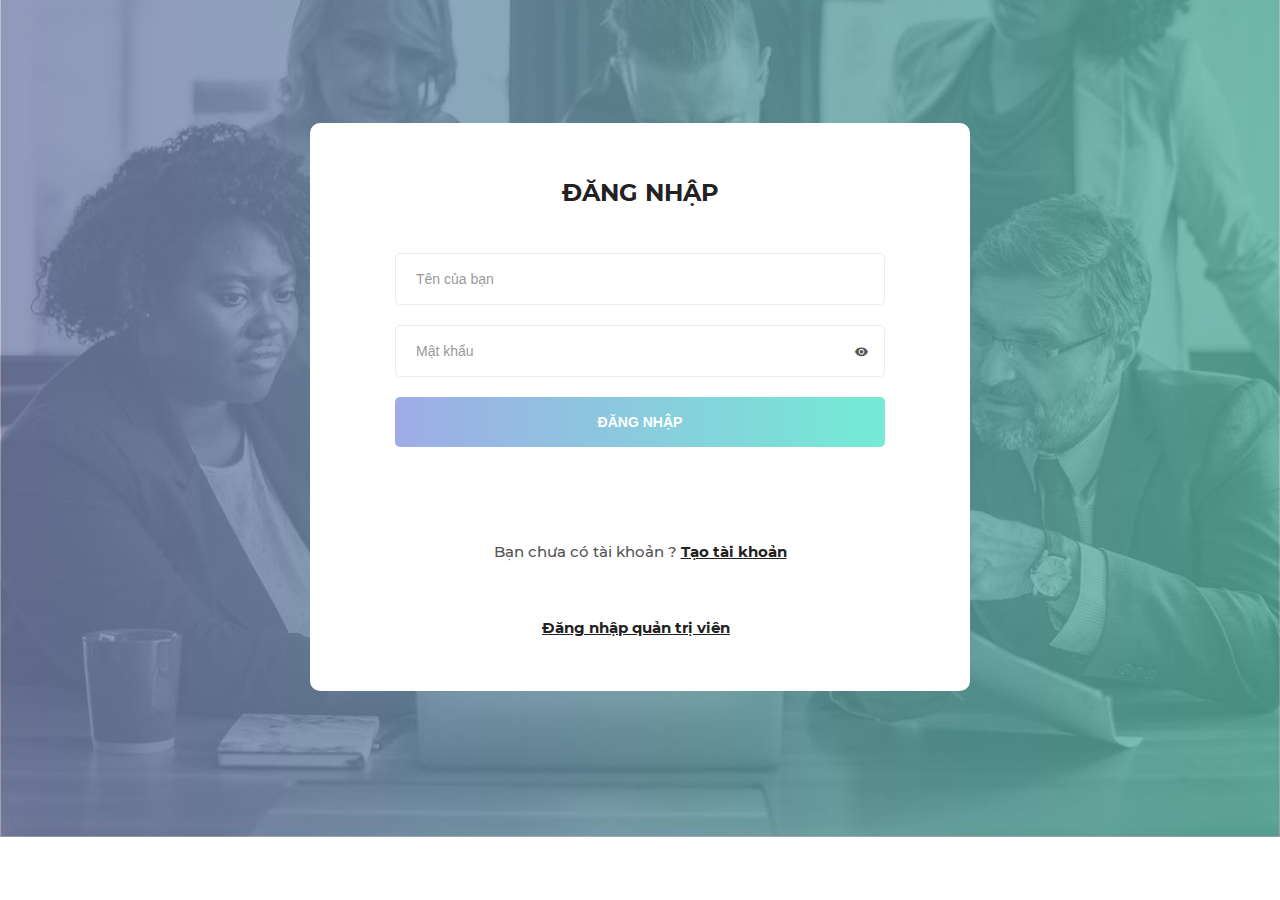
<file: SeminarProject/view/login.html>
<!DOCTYPE html>
<html lang="en">
<head>
    <meta charset="UTF-8">
    <meta name="viewport" content="width=device-width, initial-scale=1.0">
    <meta http-equiv="X-UA-Compatible" content="ie=edge">
    <title>Đăng nhập</title>

    <!-- Font Icon -->
    <link rel="stylesheet" href="../colorlib/fonts/material-icon/css/material-design-iconic-font.min.css">

    <!-- Main css -->
    <link rel="stylesheet" href="../colorlib/css/style.css">
</head>
<body>

    <div class="main">

        <section class="signup">
            <!-- <img src="images/signup-bg.jpg" alt=""> -->
            <div class="container">
                <div class="signup-content">
                    <form method="POST" id="signup-form" class="signup-form">
                        <h2 class="form-title">Đăng nhập</h2>
                        <div class="form-group">
                            <input type="text" class="form-input" name="name" id="name" placeholder="Tên của bạn" required autocomplete="off"/>
                        </div>
                        <!-- <div class="form-group">
                            <input type="email" class="form-input" name="email" id="email" placeholder="Địa chỉ emal" required autocomplete="off"/>
                        </div> -->
                        <div class="form-group">
                            <input type="text" class="form-input" name="password" id="password" placeholder="Mật khẩu" required autocomplete="off"/>
                            <span toggle="#password" class="zmdi zmdi-eye field-icon toggle-password"></span>
                        </div>
                        <!-- <div class="form-group">
                            <input type="password" class="form-input" name="re_password" id="re_password" placeholder="Nhập lại mật khẩu" required autocomplete="off"/>
                        </div> -->
                        <!-- <div class="form-group">
                            <input type="checkbox" name="agree-term" id="agree-term" class="agree-term" />
                            <label for="agree-term" class="label-agree-term"><span><span></span></span>Tôi đồng ý với  <a href="#" class="term-service">Điều khoản dịch vụ</a></label>
                        </div> -->
                        <div class="form-group">
                            <input type="submit" name="submit" id="submit" class="form-submit" value="Đăng nhập"/>
                        </div>
                    </form>
                    <p class="loginhere">
                        Bạn chưa có tài khoản ? <a href="register.html" class="loginhere-link">Tạo tài khoản</a>
                    </p>
                    <p style="margin-left: 30%;margin-top: 10%"><a href="loginAdmin.html" class="loginhere-link">Đăng nhập quản trị viên</a>
                    </p>
                </div>
            </div>
        </section>

    </div>

    <!-- JS -->
    <script src="../colorlib/vendor/jquery/jquery.min.js"></script>
    <script src="../colorlib/js/main.js"></script>
</body><!-- This templates was made by Colorlib (https://colorlib.com) -->
</html>
</file>
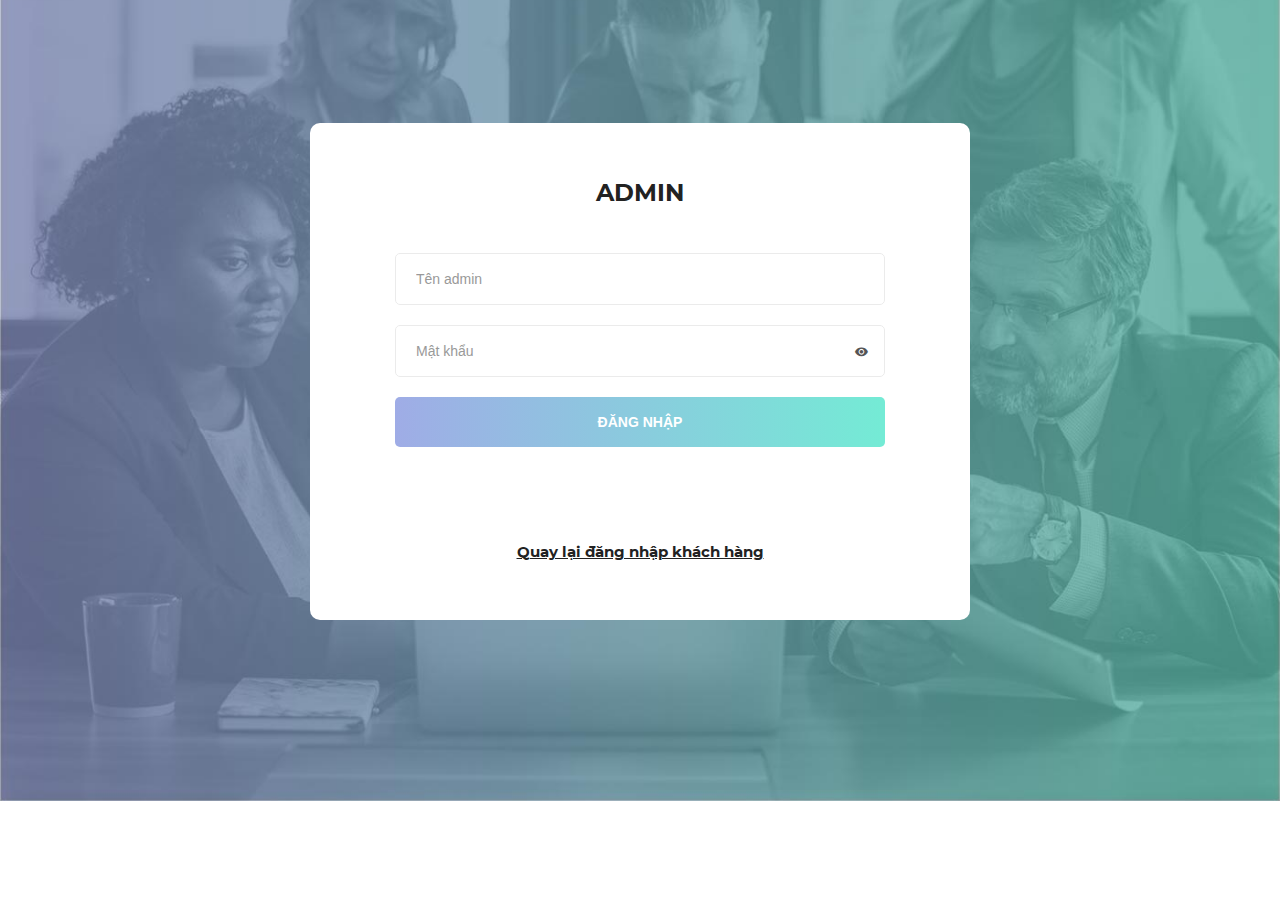
<file: SeminarProject/view/loginAdmin.html>
<!DOCTYPE html>
<html lang="en">
<head>
    <meta charset="UTF-8">
    <meta name="viewport" content="width=device-width, initial-scale=1.0">
    <meta http-equiv="X-UA-Compatible" content="ie=edge">
    <title>Đăng nhập</title>

    <!-- Font Icon -->
    <link rel="stylesheet" href="../colorlib/fonts/material-icon/css/material-design-iconic-font.min.css">

    <!-- Main css -->
    <link rel="stylesheet" href="../colorlib/css/style.css">
</head>
<body>

    <div class="main">

        <section class="signup">
            <!-- <img src="images/signup-bg.jpg" alt=""> -->
            <div class="container">
                <div class="signup-content">
                    <form method="POST" id="signup-form" class="signup-form">
                        <h2 class="form-title">Admin</h2>
                        <div class="form-group">
                            <input type="text" class="form-input" name="name" id="name" placeholder="Tên admin" required autocomplete="off"/>
                        </div>
                        <!-- <div class="form-group">
                            <input type="email" class="form-input" name="email" id="email" placeholder="Địa chỉ emal" required autocomplete="off"/>
                        </div> -->
                        <div class="form-group">
                            <input type="text" class="form-input" name="password" id="password" placeholder="Mật khẩu" required autocomplete="off"/>
                            <span toggle="#password" class="zmdi zmdi-eye field-icon toggle-password"></span>
                        </div>
                        <!-- <div class="form-group">
                            <input type="password" class="form-input" name="re_password" id="re_password" placeholder="Nhập lại mật khẩu" required autocomplete="off"/>
                        </div> -->
                        <!-- <div class="form-group">
                            <input type="checkbox" name="agree-term" id="agree-term" class="agree-term" />
                            <label for="agree-term" class="label-agree-term"><span><span></span></span>Tôi đồng ý với  <a href="#" class="term-service">Điều khoản dịch vụ</a></label>
                        </div> -->
                        <div class="form-group">
                            <input type="submit" name="submit" id="submit" class="form-submit" value="Đăng nhập"/>
                        </div>
                    </form>
                    <p class="loginhere"><a href="login.php" class="loginhere-link">Quay lại đăng nhập khách hàng</a>
                    </p>
                </div>
            </div>
        </section>

    </div>

    <!-- JS -->
    <script src="../colorlib/vendor/jquery/jquery.min.js"></script>
    <script src="../colorlib/js/main.js"></script>
</body><!-- This templates was made by Colorlib (https://colorlib.com) -->
</html>
</file>
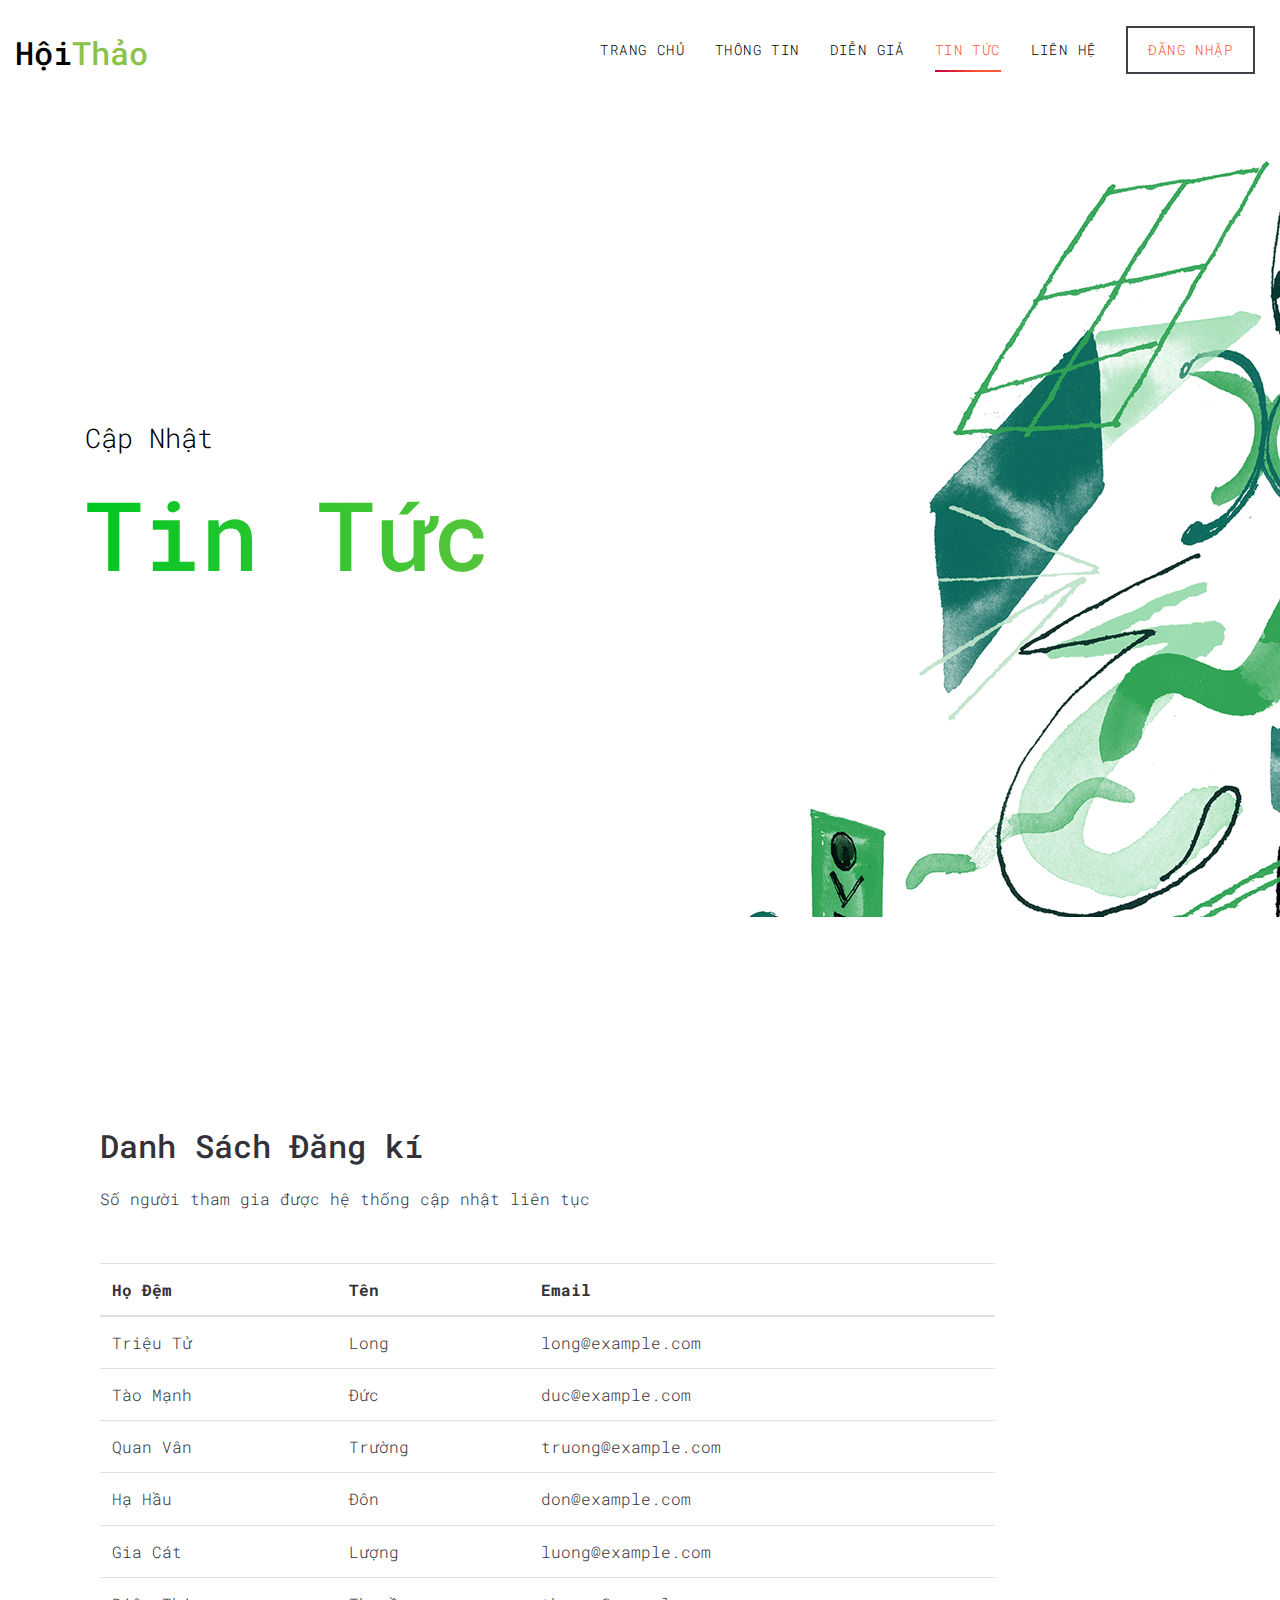
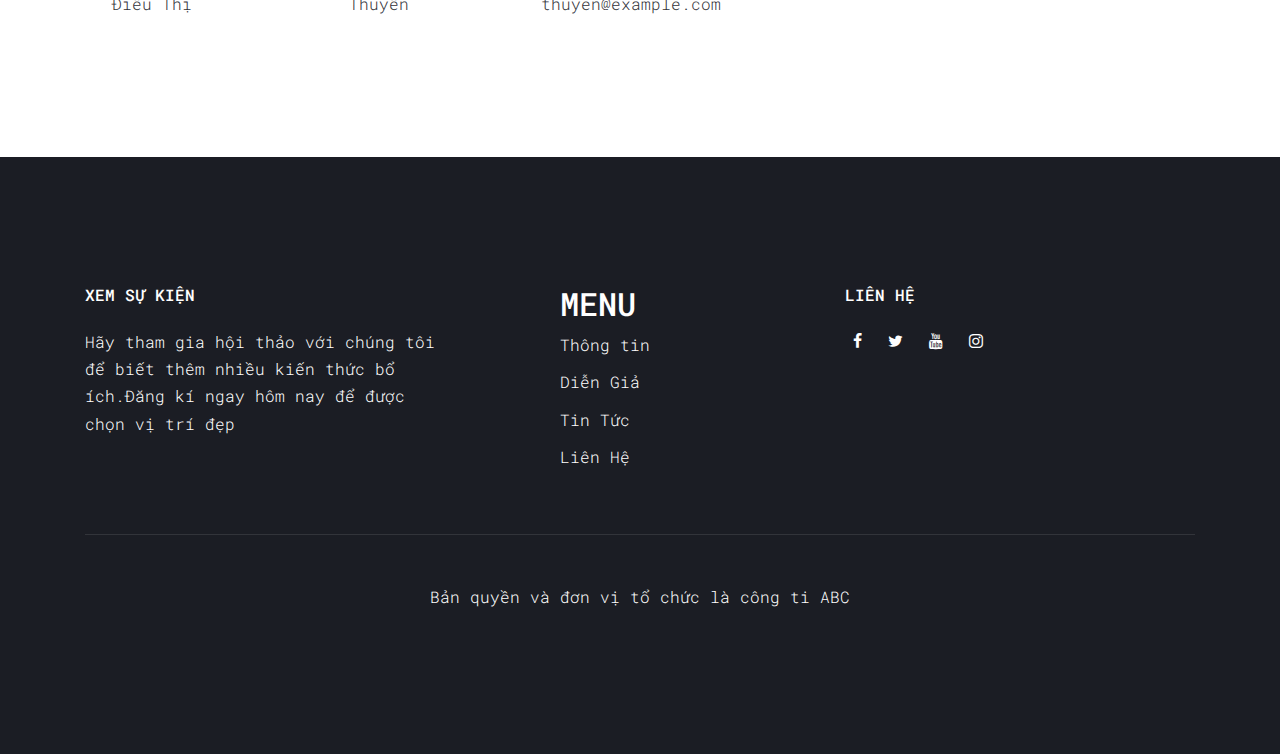
<file: SeminarProject/view/news.html>
<!DOCTYPE html>
<html lang="vi">
<head>
	<title>Thông tin về diễn giả</title>
	<meta charset="utf-8">
	<meta name="viewport" content="width=device-width,initial-scale=1,shrink-to-fit=no">
    <link href="https://fonts.googleapis.com/css?family=Roboto+Mono" rel="stylesheet">
    <link rel="stylesheet" href="../fonts/icomoon/style.css">
    <link rel="stylesheet" href="../css/bootstrap.min.css">
    <link rel="stylesheet" href="../css/magnific-popup.css">
    <link rel="stylesheet" href="../css/jquery-ui.css">
    <link rel="stylesheet" href="../css/owl.carousel.min.css">
    <link rel="stylesheet" href="../css/owl.theme.default.min.css">
    <link rel="stylesheet" href="../css/bootstrap-datepicker.css">
    <link rel="stylesheet" href="../fonts/flaticon/font/flaticon.css">
    <link rel="stylesheet" href="../css/aos.css">

    <link rel="stylesheet" href="../css/style.css">
</head>
<body>
  <div class="site-wrap">
  	   <div class="site-mobile-menu">
  	   	   <div class="site-mobile-menu-header">
  	   	   	   <div class="site-mobile-menu-header">
  	   	   	   	      <div class="site-mobile-menu-close mt-3">
  	   	   	   	      	   <span class="icon-close2 js-menu-toggle"></span>
  	   	   	   	      </div>
  	   	   	   </div>
  	   	   </div>
  	   	<div class="site-mobile-menu-body"></div>
  	   </div>
<!--   	   THIET KE MENU CHO SPEAKER -->
       <header class="site-navbar py-3" role=banner>
       	       <div class="container-fluid">
       	       	    <div class="row align-items-center">
       	       	    	<div class="cold-11 col-xl-2">
       	       	    		 <h1 class="mb-0"><a href="index.html" class="text-black h2 mb-0">Hội<span class="text-success">Thảo</span></a></h1>
       	       	    	</div>
       	       	    	<div class="col-12 col-md-10 d-none d-xl-block">
       	       	    		<nav class="site-navigation position-relative text-right" role="navigation">
       	       	    			<ul class="site-menu js-clone-nav mx-auto d-none d-lg-block">
       	       	    				<li><a href="index.html">Trang Chủ</a></li>
       	       	    				<li><a href="about.html">Thông Tin</a></li>
       	       	    				<li><a href="speakers.html">Diễn Giả</a></li>
       	       	    				<li class="active"><a href="news.html">Tin Tức</a></li>
       	       	    				<li><a href="contact.html">Liên Hệ</a></li>
                                    <li class="cta"><a href="login.html">Đăng Nhập</a></li>
       	       	    			</ul>
       	       	    		</nav>
       	       	    	</div>
       	       	<!--     	<div class="d-inline-block d-xl-none ml-md-0 mr-auto py-3" style="position: relative;top: 3px;"><a href="#" class="site-menu-toggle js-menu-toggle text-black"><span class="icon-menu h3"></span></a></div>
       	       	    </div> -->
       	       </div>
       </header>
       <!--        THIET KE TIEU DE CHO SPEAKERS -->
       <div class="site-section site-hero">
         <div class="image" style="background-image: url('./../images/MLRoundtable-Hero-2x1.png');">
            <div class="container">
              <div class="row align-items-center">
                 <div class="col-md-10">
                  <span class="d-block mb-3 caption" data-aos="fade-up">Cập Nhật</span>
                  <h1 class="d-block mb-4" data-aos="fade-up" data-aos-delay="100">Tin Tức</h1>
                 </div>
              </div>
              </div>
            </div>
       </div>
       <div class="container">
        <div class="site-section">
            <div class="col-md-10">
              <div class="row-md-11">
                <h2 style="margin-top: 50px;margin-bottom: 20px;">Danh Sách Đăng kí</h2>
                <p style="margin-bottom: 50px;">Số người tham gia được hệ thống cập nhật liên tục</p>    
              </div>
            </div>
            <div class="col-md-10">   
            <div class="row-md-11"> 
                <table class="table table-hover">
                  <thead>
                    <tr>
                      <th>Họ Đệm</th>
                      <th>Tên</th>
                      <th>Email</th>
                    </tr>
                  </thead>
                  <tbody>
                    <tr>
                      <td>Triệu Tử</td>
                      <td>Long</td>
                      <td>long@example.com</td>
                    </tr>
                    <tr>
                      <td>Tào Mạnh</td>
                      <td>Đức</td>
                      <td>duc@example.com</td>
                    </tr>
                    <tr>
                      <td>Quan Vân</td>
                      <td>Trường</td>
                      <td>truong@example.com</td>
                    </tr>
                    <tr>
                      <td>Hạ Hầu</td>
                      <td>Đôn</td>
                      <td>don@example.com</td>
                    </tr>
                    <tr>
                      <td>Gia Cát</td>
                      <td>Lượng</td>
                      <td>luong@example.com</td>
                    </tr>
                    <tr>
                      <td>Điêu Thị</td>
                      <td>Thuyền</td>
                      <td>thuyen@example.com</td>
                    </tr>
                  </tbody>
                </table>
              </div>
            </div>
            </div>
  </div>
</div>
<!-- THIET KE FOOTER CHO ABOUT US -->
       <footer class="site-footer">
            <div class="container">
               <div class="row mb-5">
                 <div class="col-md-4">
                    <h2 class="footer-heading text-uppercase mb-4"><span class="text-white">Xem sự kiện</span></h2>
                    <p><span class="text-white">Hãy tham gia hội thảo với chúng tôi để biết thêm nhiều kiến thức bổ ích.Đăng kí ngay hôm nay để được chọn vị trí đẹp<span></span></p>
                 </div>
                 <div class="col-md-3 ml-auto">
                    <h2>MENU</h2>
                    <ul class="list-unstyled">
                          <li><a href="about.html">Thông tin</a></li>
                                <li><a href="speakers.htlm">Diễn Giả</a></li>
                                <li><a href="news.html">Tin Tức</a></li>
                                <li><a href="contact.htlm">Liên Hệ</a></li>
                    </ul>
                 </div>
                 <div class="col-md-4">
                  <h2 class="footer-heading text-uppercase mb-4"><span class="text-white">Liên Hệ</span>
                  </h2>
                  <p>
                    <a href="#" class="p-2 pl-0"><span class="icon-facebook"></span></a>
                    <a href="#" class="p-2 pl-0"><span class="icon-twitter"></span></a>
                    <a href="#" class="p-2 pl-0"><span class="icon-youtube"></span></a>
                    <a href="#" class="p-2 pl-0"><span class="icon-instagram"></span></a>
                  </p>
                 </div>
               </div>
               <div class="row">
                <div class="col-md-12 text-center">
                   <div class="border-top pt-5">
                    <p><span class="text-white">Bản quyền và đơn vị tổ chức là công ti ABC</span></p>
                   </div>
                </div>
               </div>
            </div>
       </footer>
  <script src="../js/jquery-3.3.1.min.js"></script>
  <script src="../js/jquery-migrate-3.0.1.min.js"></script>
  <script src="../js/jquery-ui.js"></script>
  <script src="../js/popper.min.js"></script>
  <script src="../js/bootstrap.min.js"></script>
  <script src="../js/owl.carousel.min.js"></script>
  <script src="../js/jquery.stellar.min.js"></script>
  <script src="../js/jquery.countdown.min.js"></script>
  <script src="../js/jquery.magnific-popup.min.js"></script>
  <script src="../js/bootstrap-datepicker.min.js"></script>
  <script src="../js/aos.js"></script>

  <script src="../js/main.js"></script>
</body>
</html>
</file>
<file: SeminarProject/fonts/icomoon/style.css>
@font-face {
  font-family: 'icomoon';
  src:  url('fonts/icomoon.eot?10si43');
  src:  url('fonts/icomoon.eot?10si43#iefix') format('embedded-opentype'),
    url('fonts/icomoon.ttf?10si43') format('truetype'),
    url('fonts/icomoon.woff?10si43') format('woff'),
    url('fonts/icomoon.svg?10si43#icomoon') format('svg');
  font-weight: normal;
  font-style: normal;
}

[class^="icon-"], [class*=" icon-"] {
  /* use !important to prevent issues with browser extensions that change fonts */
  font-family: 'icomoon' !important;
  speak: none;
  font-style: normal;
  font-weight: normal;
  font-variant: normal;
  text-transform: none;
  line-height: 1;

  /* Better Font Rendering =========== */
  -webkit-font-smoothing: antialiased;
  -moz-osx-font-smoothing: grayscale;
}

.icon-asterisk:before {
  content: "\f069";
}
.icon-plus:before {
  content: "\f067";
}
.icon-question:before {
  content: "\f128";
}
.icon-minus:before {
  content: "\f068";
}
.icon-glass:before {
  content: "\f000";
}
.icon-music:before {
  content: "\f001";
}
.icon-search:before {
  content: "\f002";
}
.icon-envelope-o:before {
  content: "\f003";
}
.icon-heart:before {
  content: "\f004";
}
.icon-star:before {
  content: "\f005";
}
.icon-star-o:before {
  content: "\f006";
}
.icon-user:before {
  content: "\f007";
}
.icon-film:before {
  content: "\f008";
}
.icon-th-large:before {
  content: "\f009";
}
.icon-th:before {
  content: "\f00a";
}
.icon-th-list:before {
  content: "\f00b";
}
.icon-check:before {
  content: "\f00c";
}
.icon-close:before {
  content: "\f00d";
}
.icon-remove:before {
  content: "\f00d";
}
.icon-times:before {
  content: "\f00d";
}
.icon-search-plus:before {
  content: "\f00e";
}
.icon-search-minus:before {
  content: "\f010";
}
.icon-power-off:before {
  content: "\f011";
}
.icon-signal:before {
  content: "\f012";
}
.icon-cog:before {
  content: "\f013";
}
.icon-gear:before {
  content: "\f013";
}
.icon-trash-o:before {
  content: "\f014";
}
.icon-home:before {
  content: "\f015";
}
.icon-file-o:before {
  content: "\f016";
}
.icon-clock-o:before {
  content: "\f017";
}
.icon-road:before {
  content: "\f018";
}
.icon-download:before {
  content: "\f019";
}
.icon-arrow-circle-o-down:before {
  content: "\f01a";
}
.icon-arrow-circle-o-up:before {
  content: "\f01b";
}
.icon-inbox:before {
  content: "\f01c";
}
.icon-play-circle-o:before {
  content: "\f01d";
}
.icon-repeat:before {
  content: "\f01e";
}
.icon-rotate-right:before {
  content: "\f01e";
}
.icon-refresh:before {
  content: "\f021";
}
.icon-list-alt:before {
  content: "\f022";
}
.icon-lock:before {
  content: "\f023";
}
.icon-flag:before {
  content: "\f024";
}
.icon-headphones:before {
  content: "\f025";
}
.icon-volume-off:before {
  content: "\f026";
}
.icon-volume-down:before {
  content: "\f027";
}
.icon-volume-up:before {
  content: "\f028";
}
.icon-qrcode:before {
  content: "\f029";
}
.icon-barcode:before {
  content: "\f02a";
}
.icon-tag:before {
  content: "\f02b";
}
.icon-tags:before {
  content: "\f02c";
}
.icon-book:before {
  content: "\f02d";
}
.icon-bookmark:before {
  content: "\f02e";
}
.icon-print:before {
  content: "\f02f";
}
.icon-camera:before {
  content: "\f030";
}
.icon-font:before {
  content: "\f031";
}
.icon-bold:before {
  content: "\f032";
}
.icon-italic:before {
  content: "\f033";
}
.icon-text-height:before {
  content: "\f034";
}
.icon-text-width:before {
  content: "\f035";
}
.icon-align-left:before {
  content: "\f036";
}
.icon-align-center:before {
  content: "\f037";
}
.icon-align-right:before {
  content: "\f038";
}
.icon-align-justify:before {
  content: "\f039";
}
.icon-list:before {
  content: "\f03a";
}
.icon-dedent:before {
  content: "\f03b";
}
.icon-outdent:before {
  content: "\f03b";
}
.icon-indent:before {
  content: "\f03c";
}
.icon-video-camera:before {
  content: "\f03d";
}
.icon-image:before {
  content: "\f03e";
}
.icon-photo:before {
  content: "\f03e";
}
.icon-picture-o:before {
  content: "\f03e";
}
.icon-pencil:before {
  content: "\f040";
}
.icon-map-marker:before {
  content: "\f041";
}
.icon-adjust:before {
  content: "\f042";
}
.icon-tint:before {
  content: "\f043";
}
.icon-edit:before {
  content: "\f044";
}
.icon-pencil-square-o:before {
  content: "\f044";
}
.icon-share-square-o:before {
  content: "\f045";
}
.icon-check-square-o:before {
  content: "\f046";
}
.icon-arrows:before {
  content: "\f047";
}
.icon-step-backward:before {
  content: "\f048";
}
.icon-fast-backward:before {
  content: "\f049";
}
.icon-backward:before {
  content: "\f04a";
}
.icon-play:before {
  content: "\f04b";
}
.icon-pause:before {
  content: "\f04c";
}
.icon-stop:before {
  content: "\f04d";
}
.icon-forward:before {
  content: "\f04e";
}
.icon-fast-forward:before {
  content: "\f050";
}
.icon-step-forward:before {
  content: "\f051";
}
.icon-eject:before {
  content: "\f052";
}
.icon-chevron-left:before {
  content: "\f053";
}
.icon-chevron-right:before {
  content: "\f054";
}
.icon-plus-circle:before {
  content: "\f055";
}
.icon-minus-circle:before {
  content: "\f056";
}
.icon-times-circle:before {
  content: "\f057";
}
.icon-check-circle:before {
  content: "\f058";
}
.icon-question-circle:before {
  content: "\f059";
}
.icon-info-circle:before {
  content: "\f05a";
}
.icon-crosshairs:before {
  content: "\f05b";
}
.icon-times-circle-o:before {
  content: "\f05c";
}
.icon-check-circle-o:before {
  content: "\f05d";
}
.icon-ban:before {
  content: "\f05e";
}
.icon-arrow-left:before {
  content: "\f060";
}
.icon-arrow-right:before {
  content: "\f061";
}
.icon-arrow-up:before {
  content: "\f062";
}
.icon-arrow-down:before {
  content: "\f063";
}
.icon-mail-forward:before {
  content: "\f064";
}
.icon-share:before {
  content: "\f064";
}
.icon-expand:before {
  content: "\f065";
}
.icon-compress:before {
  content: "\f066";
}
.icon-exclamation-circle:before {
  content: "\f06a";
}
.icon-gift:before {
  content: "\f06b";
}
.icon-leaf:before {
  content: "\f06c";
}
.icon-fire:before {
  content: "\f06d";
}
.icon-eye:before {
  content: "\f06e";
}
.icon-eye-slash:before {
  content: "\f070";
}
.icon-exclamation-triangle:before {
  content: "\f071";
}
.icon-warning:before {
  content: "\f071";
}
.icon-plane:before {
  content: "\f072";
}
.icon-calendar:before {
  content: "\f073";
}
.icon-random:before {
  content: "\f074";
}
.icon-comment:before {
  content: "\f075";
}
.icon-magnet:before {
  content: "\f076";
}
.icon-chevron-up:before {
  content: "\f077";
}
.icon-chevron-down:before {
  content: "\f078";
}
.icon-retweet:before {
  content: "\f079";
}
.icon-shopping-cart:before {
  content: "\f07a";
}
.icon-folder:before {
  content: "\f07b";
}
.icon-folder-open:before {
  content: "\f07c";
}
.icon-arrows-v:before {
  content: "\f07d";
}
.icon-arrows-h:before {
  content: "\f07e";
}
.icon-bar-chart:before {
  content: "\f080";
}
.icon-bar-chart-o:before {
  content: "\f080";
}
.icon-twitter-square:before {
  content: "\f081";
}
.icon-facebook-square:before {
  content: "\f082";
}
.icon-camera-retro:before {
  content: "\f083";
}
.icon-key:before {
  content: "\f084";
}
.icon-cogs:before {
  content: "\f085";
}
.icon-gears:before {
  content: "\f085";
}
.icon-comments:before {
  content: "\f086";
}
.icon-thumbs-o-up:before {
  content: "\f087";
}
.icon-thumbs-o-down:before {
  content: "\f088";
}
.icon-star-half:before {
  content: "\f089";
}
.icon-heart-o:before {
  content: "\f08a";
}
.icon-sign-out:before {
  content: "\f08b";
}
.icon-linkedin-square:before {
  content: "\f08c";
}
.icon-thumb-tack:before {
  content: "\f08d";
}
.icon-external-link:before {
  content: "\f08e";
}
.icon-sign-in:before {
  content: "\f090";
}
.icon-trophy:before {
  content: "\f091";
}
.icon-github-square:before {
  content: "\f092";
}
.icon-upload:before {
  content: "\f093";
}
.icon-lemon-o:before {
  content: "\f094";
}
.icon-phone:before {
  content: "\f095";
}
.icon-square-o:before {
  content: "\f096";
}
.icon-bookmark-o:before {
  content: "\f097";
}
.icon-phone-square:before {
  content: "\f098";
}
.icon-twitter:before {
  content: "\f099";
}
.icon-facebook:before {
  content: "\f09a";
}
.icon-facebook-f:before {
  content: "\f09a";
}
.icon-github:before {
  content: "\f09b";
}
.icon-unlock:before {
  content: "\f09c";
}
.icon-credit-card:before {
  content: "\f09d";
}
.icon-feed:before {
  content: "\f09e";
}
.icon-rss:before {
  content: "\f09e";
}
.icon-hdd-o:before {
  content: "\f0a0";
}
.icon-bullhorn:before {
  content: "\f0a1";
}
.icon-bell-o:before {
  content: "\f0a2";
}
.icon-certificate:before {
  content: "\f0a3";
}
.icon-hand-o-right:before {
  content: "\f0a4";
}
.icon-hand-o-left:before {
  content: "\f0a5";
}
.icon-hand-o-up:before {
  content: "\f0a6";
}
.icon-hand-o-down:before {
  content: "\f0a7";
}
.icon-arrow-circle-left:before {
  content: "\f0a8";
}
.icon-arrow-circle-right:before {
  content: "\f0a9";
}
.icon-arrow-circle-up:before {
  content: "\f0aa";
}
.icon-arrow-circle-down:before {
  content: "\f0ab";
}
.icon-globe:before {
  content: "\f0ac";
}
.icon-wrench:before {
  content: "\f0ad";
}
.icon-tasks:before {
  content: "\f0ae";
}
.icon-filter:before {
  content: "\f0b0";
}
.icon-briefcase:before {
  content: "\f0b1";
}
.icon-arrows-alt:before {
  content: "\f0b2";
}
.icon-group:before {
  content: "\f0c0";
}
.icon-users:before {
  content: "\f0c0";
}
.icon-chain:before {
  content: "\f0c1";
}
.icon-link:before {
  content: "\f0c1";
}
.icon-cloud:before {
  content: "\f0c2";
}
.icon-flask:before {
  content: "\f0c3";
}
.icon-cut:before {
  content: "\f0c4";
}
.icon-scissors:before {
  content: "\f0c4";
}
.icon-copy:before {
  content: "\f0c5";
}
.icon-files-o:before {
  content: "\f0c5";
}
.icon-paperclip:before {
  content: "\f0c6";
}
.icon-floppy-o:before {
  content: "\f0c7";
}
.icon-save:before {
  content: "\f0c7";
}
.icon-square:before {
  content: "\f0c8";
}
.icon-bars:before {
  content: "\f0c9";
}
.icon-navicon:before {
  content: "\f0c9";
}
.icon-reorder:before {
  content: "\f0c9";
}
.icon-list-ul:before {
  content: "\f0ca";
}
.icon-list-ol:before {
  content: "\f0cb";
}
.icon-strikethrough:before {
  content: "\f0cc";
}
.icon-underline:before {
  content: "\f0cd";
}
.icon-table:before {
  content: "\f0ce";
}
.icon-magic:before {
  content: "\f0d0";
}
.icon-truck:before {
  content: "\f0d1";
}
.icon-pinterest:before {
  content: "\f0d2";
}
.icon-pinterest-square:before {
  content: "\f0d3";
}
.icon-google-plus-square:before {
  content: "\f0d4";
}
.icon-google-plus:before {
  content: "\f0d5";
}
.icon-money:before {
  content: "\f0d6";
}
.icon-caret-down:before {
  content: "\f0d7";
}
.icon-caret-up:before {
  content: "\f0d8";
}
.icon-caret-left:before {
  content: "\f0d9";
}
.icon-caret-right:before {
  content: "\f0da";
}
.icon-columns:before {
  content: "\f0db";
}
.icon-sort:before {
  content: "\f0dc";
}
.icon-unsorted:before {
  content: "\f0dc";
}
.icon-sort-desc:before {
  content: "\f0dd";
}
.icon-sort-down:before {
  content: "\f0dd";
}
.icon-sort-asc:before {
  content: "\f0de";
}
.icon-sort-up:before {
  content: "\f0de";
}
.icon-envelope:before {
  content: "\f0e0";
}
.icon-linkedin:before {
  content: "\f0e1";
}
.icon-rotate-left:before {
  content: "\f0e2";
}
.icon-undo:before {
  content: "\f0e2";
}
.icon-gavel:before {
  content: "\f0e3";
}
.icon-legal:before {
  content: "\f0e3";
}
.icon-dashboard:before {
  content: "\f0e4";
}
.icon-tachometer:before {
  content: "\f0e4";
}
.icon-comment-o:before {
  content: "\f0e5";
}
.icon-comments-o:before {
  content: "\f0e6";
}
.icon-bolt:before {
  content: "\f0e7";
}
.icon-flash:before {
  content: "\f0e7";
}
.icon-sitemap:before {
  content: "\f0e8";
}
.icon-umbrella:before {
  content: "\f0e9";
}
.icon-clipboard:before {
  content: "\f0ea";
}
.icon-paste:before {
  content: "\f0ea";
}
.icon-lightbulb-o:before {
  content: "\f0eb";
}
.icon-exchange:before {
  content: "\f0ec";
}
.icon-cloud-download:before {
  content: "\f0ed";
}
.icon-cloud-upload:before {
  content: "\f0ee";
}
.icon-user-md:before {
  content: "\f0f0";
}
.icon-stethoscope:before {
  content: "\f0f1";
}
.icon-suitcase:before {
  content: "\f0f2";
}
.icon-bell:before {
  content: "\f0f3";
}
.icon-coffee:before {
  content: "\f0f4";
}
.icon-cutlery:before {
  content: "\f0f5";
}
.icon-file-text-o:before {
  content: "\f0f6";
}
.icon-building-o:before {
  content: "\f0f7";
}
.icon-hospital-o:before {
  content: "\f0f8";
}
.icon-ambulance:before {
  content: "\f0f9";
}
.icon-medkit:before {
  content: "\f0fa";
}
.icon-fighter-jet:before {
  content: "\f0fb";
}
.icon-beer:before {
  content: "\f0fc";
}
.icon-h-square:before {
  content: "\f0fd";
}
.icon-plus-square:before {
  content: "\f0fe";
}
.icon-angle-double-left:before {
  content: "\f100";
}
.icon-angle-double-right:before {
  content: "\f101";
}
.icon-angle-double-up:before {
  content: "\f102";
}
.icon-angle-double-down:before {
  content: "\f103";
}
.icon-angle-left:before {
  content: "\f104";
}
.icon-angle-right:before {
  content: "\f105";
}
.icon-angle-up:before {
  content: "\f106";
}
.icon-angle-down:before {
  content: "\f107";
}
.icon-desktop:before {
  content: "\f108";
}
.icon-laptop:before {
  content: "\f109";
}
.icon-tablet:before {
  content: "\f10a";
}
.icon-mobile:before {
  content: "\f10b";
}
.icon-mobile-phone:before {
  content: "\f10b";
}
.icon-circle-o:before {
  content: "\f10c";
}
.icon-quote-left:before {
  content: "\f10d";
}
.icon-quote-right:before {
  content: "\f10e";
}
.icon-spinner:before {
  content: "\f110";
}
.icon-circle:before {
  content: "\f111";
}
.icon-mail-reply:before {
  content: "\f112";
}
.icon-reply:before {
  content: "\f112";
}
.icon-github-alt:before {
  content: "\f113";
}
.icon-folder-o:before {
  content: "\f114";
}
.icon-folder-open-o:before {
  content: "\f115";
}
.icon-smile-o:before {
  content: "\f118";
}
.icon-frown-o:before {
  content: "\f119";
}
.icon-meh-o:before {
  content: "\f11a";
}
.icon-gamepad:before {
  content: "\f11b";
}
.icon-keyboard-o:before {
  content: "\f11c";
}
.icon-flag-o:before {
  content: "\f11d";
}
.icon-flag-checkered:before {
  content: "\f11e";
}
.icon-terminal:before {
  content: "\f120";
}
.icon-code:before {
  content: "\f121";
}
.icon-mail-reply-all:before {
  content: "\f122";
}
.icon-reply-all:before {
  content: "\f122";
}
.icon-star-half-empty:before {
  content: "\f123";
}
.icon-star-half-full:before {
  content: "\f123";
}
.icon-star-half-o:before {
  content: "\f123";
}
.icon-location-arrow:before {
  content: "\f124";
}
.icon-crop:before {
  content: "\f125";
}
.icon-code-fork:before {
  content: "\f126";
}
.icon-chain-broken:before {
  content: "\f127";
}
.icon-unlink:before {
  content: "\f127";
}
.icon-info:before {
  content: "\f129";
}
.icon-exclamation:before {
  content: "\f12a";
}
.icon-superscript:before {
  content: "\f12b";
}
.icon-subscript:before {
  content: "\f12c";
}
.icon-eraser:before {
  content: "\f12d";
}
.icon-puzzle-piece:before {
  content: "\f12e";
}
.icon-microphone:before {
  content: "\f130";
}
.icon-microphone-slash:before {
  content: "\f131";
}
.icon-shield:before {
  content: "\f132";
}
.icon-calendar-o:before {
  content: "\f133";
}
.icon-fire-extinguisher:before {
  content: "\f134";
}
.icon-rocket:before {
  content: "\f135";
}
.icon-maxcdn:before {
  content: "\f136";
}
.icon-chevron-circle-left:before {
  content: "\f137";
}
.icon-chevron-circle-right:before {
  content: "\f138";
}
.icon-chevron-circle-up:before {
  content: "\f139";
}
.icon-chevron-circle-down:before {
  content: "\f13a";
}
.icon-html5:before {
  content: "\f13b";
}
.icon-css3:before {
  content: "\f13c";
}
.icon-anchor:before {
  content: "\f13d";
}
.icon-unlock-alt:before {
  content: "\f13e";
}
.icon-bullseye:before {
  content: "\f140";
}
.icon-ellipsis-h:before {
  content: "\f141";
}
.icon-ellipsis-v:before {
  content: "\f142";
}
.icon-rss-square:before {
  content: "\f143";
}
.icon-play-circle:before {
  content: "\f144";
}
.icon-ticket:before {
  content: "\f145";
}
.icon-minus-square:before {
  content: "\f146";
}
.icon-minus-square-o:before {
  content: "\f147";
}
.icon-level-up:before {
  content: "\f148";
}
.icon-level-down:before {
  content: "\f149";
}
.icon-check-square:before {
  content: "\f14a";
}
.icon-pencil-square:before {
  content: "\f14b";
}
.icon-external-link-square:before {
  content: "\f14c";
}
.icon-share-square:before {
  content: "\f14d";
}
.icon-compass:before {
  content: "\f14e";
}
.icon-caret-square-o-down:before {
  content: "\f150";
}
.icon-toggle-down:before {
  content: "\f150";
}
.icon-caret-square-o-up:before {
  content: "\f151";
}
.icon-toggle-up:before {
  content: "\f151";
}
.icon-caret-square-o-right:before {
  content: "\f152";
}
.icon-toggle-right:before {
  content: "\f152";
}
.icon-eur:before {
  content: "\f153";
}
.icon-euro:before {
  content: "\f153";
}
.icon-gbp:before {
  content: "\f154";
}
.icon-dollar:before {
  content: "\f155";
}
.icon-usd:before {
  content: "\f155";
}
.icon-inr:before {
  content: "\f156";
}
.icon-rupee:before {
  content: "\f156";
}
.icon-cny:before {
  content: "\f157";
}
.icon-jpy:before {
  content: "\f157";
}
.icon-rmb:before {
  content: "\f157";
}
.icon-yen:before {
  content: "\f157";
}
.icon-rouble:before {
  content: "\f158";
}
.icon-rub:before {
  content: "\f158";
}
.icon-ruble:before {
  content: "\f158";
}
.icon-krw:before {
  content: "\f159";
}
.icon-won:before {
  content: "\f159";
}
.icon-bitcoin:before {
  content: "\f15a";
}
.icon-btc:before {
  content: "\f15a";
}
.icon-file:before {
  content: "\f15b";
}
.icon-file-text:before {
  content: "\f15c";
}
.icon-sort-alpha-asc:before {
  content: "\f15d";
}
.icon-sort-alpha-desc:before {
  content: "\f15e";
}
.icon-sort-amount-asc:before {
  content: "\f160";
}
.icon-sort-amount-desc:before {
  content: "\f161";
}
.icon-sort-numeric-asc:before {
  content: "\f162";
}
.icon-sort-numeric-desc:before {
  content: "\f163";
}
.icon-thumbs-up:before {
  content: "\f164";
}
.icon-thumbs-down:before {
  content: "\f165";
}
.icon-youtube-square:before {
  content: "\f166";
}
.icon-youtube:before {
  content: "\f167";
}
.icon-xing:before {
  content: "\f168";
}
.icon-xing-square:before {
  content: "\f169";
}
.icon-youtube-play:before {
  content: "\f16a";
}
.icon-dropbox:before {
  content: "\f16b";
}
.icon-stack-overflow:before {
  content: "\f16c";
}
.icon-instagram:before {
  content: "\f16d";
}
.icon-flickr:before {
  content: "\f16e";
}
.icon-adn:before {
  content: "\f170";
}
.icon-bitbucket:before {
  content: "\f171";
}
.icon-bitbucket-square:before {
  content: "\f172";
}
.icon-tumblr:before {
  content: "\f173";
}
.icon-tumblr-square:before {
  content: "\f174";
}
.icon-long-arrow-down:before {
  content: "\f175";
}
.icon-long-arrow-up:before {
  content: "\f176";
}
.icon-long-arrow-left:before {
  content: "\f177";
}
.icon-long-arrow-right:before {
  content: "\f178";
}
.icon-apple:before {
  content: "\f179";
}
.icon-windows:before {
  content: "\f17a";
}
.icon-android:before {
  content: "\f17b";
}
.icon-linux:before {
  content: "\f17c";
}
.icon-dribbble:before {
  content: "\f17d";
}
.icon-skype:before {
  content: "\f17e";
}
.icon-foursquare:before {
  content: "\f180";
}
.icon-trello:before {
  content: "\f181";
}
.icon-female:before {
  content: "\f182";
}
.icon-male:before {
  content: "\f183";
}
.icon-gittip:before {
  content: "\f184";
}
.icon-gratipay:before {
  content: "\f184";
}
.icon-sun-o:before {
  content: "\f185";
}
.icon-moon-o:before {
  content: "\f186";
}
.icon-archive:before {
  content: "\f187";
}
.icon-bug:before {
  content: "\f188";
}
.icon-vk:before {
  content: "\f189";
}
.icon-weibo:before {
  content: "\f18a";
}
.icon-renren:before {
  content: "\f18b";
}
.icon-pagelines:before {
  content: "\f18c";
}
.icon-stack-exchange:before {
  content: "\f18d";
}
.icon-arrow-circle-o-right:before {
  content: "\f18e";
}
.icon-arrow-circle-o-left:before {
  content: "\f190";
}
.icon-caret-square-o-left:before {
  content: "\f191";
}
.icon-toggle-left:before {
  content: "\f191";
}
.icon-dot-circle-o:before {
  content: "\f192";
}
.icon-wheelchair:before {
  content: "\f193";
}
.icon-vimeo-square:before {
  content: "\f194";
}
.icon-try:before {
  content: "\f195";
}
.icon-turkish-lira:before {
  content: "\f195";
}
.icon-plus-square-o:before {
  content: "\f196";
}
.icon-space-shuttle:before {
  content: "\f197";
}
.icon-slack:before {
  content: "\f198";
}
.icon-envelope-square:before {
  content: "\f199";
}
.icon-wordpress:before {
  content: "\f19a";
}
.icon-openid:before {
  content: "\f19b";
}
.icon-bank:before {
  content: "\f19c";
}
.icon-institution:before {
  content: "\f19c";
}
.icon-university:before {
  content: "\f19c";
}
.icon-graduation-cap:before {
  content: "\f19d";
}
.icon-mortar-board:before {
  content: "\f19d";
}
.icon-yahoo:before {
  content: "\f19e";
}
.icon-google:before {
  content: "\f1a0";
}
.icon-reddit:before {
  content: "\f1a1";
}
.icon-reddit-square:before {
  content: "\f1a2";
}
.icon-stumbleupon-circle:before {
  content: "\f1a3";
}
.icon-stumbleupon:before {
  content: "\f1a4";
}
.icon-delicious:before {
  content: "\f1a5";
}
.icon-digg:before {
  content: "\f1a6";
}
.icon-pied-piper-pp:before {
  content: "\f1a7";
}
.icon-pied-piper-alt:before {
  content: "\f1a8";
}
.icon-drupal:before {
  content: "\f1a9";
}
.icon-joomla:before {
  content: "\f1aa";
}
.icon-language:before {
  content: "\f1ab";
}
.icon-fax:before {
  content: "\f1ac";
}
.icon-building:before {
  content: "\f1ad";
}
.icon-child:before {
  content: "\f1ae";
}
.icon-paw:before {
  content: "\f1b0";
}
.icon-spoon:before {
  content: "\f1b1";
}
.icon-cube:before {
  content: "\f1b2";
}
.icon-cubes:before {
  content: "\f1b3";
}
.icon-behance:before {
  content: "\f1b4";
}
.icon-behance-square:before {
  content: "\f1b5";
}
.icon-steam:before {
  content: "\f1b6";
}
.icon-steam-square:before {
  content: "\f1b7";
}
.icon-recycle:before {
  content: "\f1b8";
}
.icon-automobile:before {
  content: "\f1b9";
}
.icon-car:before {
  content: "\f1b9";
}
.icon-cab:before {
  content: "\f1ba";
}
.icon-taxi:before {
  content: "\f1ba";
}
.icon-tree:before {
  content: "\f1bb";
}
.icon-spotify:before {
  content: "\f1bc";
}
.icon-deviantart:before {
  content: "\f1bd";
}
.icon-soundcloud:before {
  content: "\f1be";
}
.icon-database:before {
  content: "\f1c0";
}
.icon-file-pdf-o:before {
  content: "\f1c1";
}
.icon-file-word-o:before {
  content: "\f1c2";
}
.icon-file-excel-o:before {
  content: "\f1c3";
}
.icon-file-powerpoint-o:before {
  content: "\f1c4";
}
.icon-file-image-o:before {
  content: "\f1c5";
}
.icon-file-photo-o:before {
  content: "\f1c5";
}
.icon-file-picture-o:before {
  content: "\f1c5";
}
.icon-file-archive-o:before {
  content: "\f1c6";
}
.icon-file-zip-o:before {
  content: "\f1c6";
}
.icon-file-audio-o:before {
  content: "\f1c7";
}
.icon-file-sound-o:before {
  content: "\f1c7";
}
.icon-file-movie-o:before {
  content: "\f1c8";
}
.icon-file-video-o:before {
  content: "\f1c8";
}
.icon-file-code-o:before {
  content: "\f1c9";
}
.icon-vine:before {
  content: "\f1ca";
}
.icon-codepen:before {
  content: "\f1cb";
}
.icon-jsfiddle:before {
  content: "\f1cc";
}
.icon-life-bouy:before {
  content: "\f1cd";
}
.icon-life-buoy:before {
  content: "\f1cd";
}
.icon-life-ring:before {
  content: "\f1cd";
}
.icon-life-saver:before {
  content: "\f1cd";
}
.icon-support:before {
  content: "\f1cd";
}
.icon-circle-o-notch:before {
  content: "\f1ce";
}
.icon-ra:before {
  content: "\f1d0";
}
.icon-rebel:before {
  content: "\f1d0";
}
.icon-resistance:before {
  content: "\f1d0";
}
.icon-empire:before {
  content: "\f1d1";
}
.icon-ge:before {
  content: "\f1d1";
}
.icon-git-square:before {
  content: "\f1d2";
}
.icon-git:before {
  content: "\f1d3";
}
.icon-hacker-news:before {
  content: "\f1d4";
}
.icon-y-combinator-square:before {
  content: "\f1d4";
}
.icon-yc-square:before {
  content: "\f1d4";
}
.icon-tencent-weibo:before {
  content: "\f1d5";
}
.icon-qq:before {
  content: "\f1d6";
}
.icon-wechat:before {
  content: "\f1d7";
}
.icon-weixin:before {
  content: "\f1d7";
}
.icon-paper-plane:before {
  content: "\f1d8";
}
.icon-send:before {
  content: "\f1d8";
}
.icon-paper-plane-o:before {
  content: "\f1d9";
}
.icon-send-o:before {
  content: "\f1d9";
}
.icon-history:before {
  content: "\f1da";
}
.icon-circle-thin:before {
  content: "\f1db";
}
.icon-header:before {
  content: "\f1dc";
}
.icon-paragraph:before {
  content: "\f1dd";
}
.icon-sliders:before {
  content: "\f1de";
}
.icon-share-alt:before {
  content: "\f1e0";
}
.icon-share-alt-square:before {
  content: "\f1e1";
}
.icon-bomb:before {
  content: "\f1e2";
}
.icon-futbol-o:before {
  content: "\f1e3";
}
.icon-soccer-ball-o:before {
  content: "\f1e3";
}
.icon-tty:before {
  content: "\f1e4";
}
.icon-binoculars:before {
  content: "\f1e5";
}
.icon-plug:before {
  content: "\f1e6";
}
.icon-slideshare:before {
  content: "\f1e7";
}
.icon-twitch:before {
  content: "\f1e8";
}
.icon-yelp:before {
  content: "\f1e9";
}
.icon-newspaper-o:before {
  content: "\f1ea";
}
.icon-wifi:before {
  content: "\f1eb";
}
.icon-calculator:before {
  content: "\f1ec";
}
.icon-paypal:before {
  content: "\f1ed";
}
.icon-google-wallet:before {
  content: "\f1ee";
}
.icon-cc-visa:before {
  content: "\f1f0";
}
.icon-cc-mastercard:before {
  content: "\f1f1";
}
.icon-cc-discover:before {
  content: "\f1f2";
}
.icon-cc-amex:before {
  content: "\f1f3";
}
.icon-cc-paypal:before {
  content: "\f1f4";
}
.icon-cc-stripe:before {
  content: "\f1f5";
}
.icon-bell-slash:before {
  content: "\f1f6";
}
.icon-bell-slash-o:before {
  content: "\f1f7";
}
.icon-trash:before {
  content: "\f1f8";
}
.icon-copyright:before {
  content: "\f1f9";
}
.icon-at:before {
  content: "\f1fa";
}
.icon-eyedropper:before {
  content: "\f1fb";
}
.icon-paint-brush:before {
  content: "\f1fc";
}
.icon-birthday-cake:before {
  content: "\f1fd";
}
.icon-area-chart:before {
  content: "\f1fe";
}
.icon-pie-chart:before {
  content: "\f200";
}
.icon-line-chart:before {
  content: "\f201";
}
.icon-lastfm:before {
  content: "\f202";
}
.icon-lastfm-square:before {
  content: "\f203";
}
.icon-toggle-off:before {
  content: "\f204";
}
.icon-toggle-on:before {
  content: "\f205";
}
.icon-bicycle:before {
  content: "\f206";
}
.icon-bus:before {
  content: "\f207";
}
.icon-ioxhost:before {
  content: "\f208";
}
.icon-angellist:before {
  content: "\f209";
}
.icon-cc:before {
  content: "\f20a";
}
.icon-ils:before {
  content: "\f20b";
}
.icon-shekel:before {
  content: "\f20b";
}
.icon-sheqel:before {
  content: "\f20b";
}
.icon-meanpath:before {
  content: "\f20c";
}
.icon-buysellads:before {
  content: "\f20d";
}
.icon-connectdevelop:before {
  content: "\f20e";
}
.icon-dashcube:before {
  content: "\f210";
}
.icon-forumbee:before {
  content: "\f211";
}
.icon-leanpub:before {
  content: "\f212";
}
.icon-sellsy:before {
  content: "\f213";
}
.icon-shirtsinbulk:before {
  content: "\f214";
}
.icon-simplybuilt:before {
  content: "\f215";
}
.icon-skyatlas:before {
  content: "\f216";
}
.icon-cart-plus:before {
  content: "\f217";
}
.icon-cart-arrow-down:before {
  content: "\f218";
}
.icon-diamond:before {
  content: "\f219";
}
.icon-ship:before {
  content: "\f21a";
}
.icon-user-secret:before {
  content: "\f21b";
}
.icon-motorcycle:before {
  content: "\f21c";
}
.icon-street-view:before {
  content: "\f21d";
}
.icon-heartbeat:before {
  content: "\f21e";
}
.icon-venus:before {
  content: "\f221";
}
.icon-mars:before {
  content: "\f222";
}
.icon-mercury:before {
  content: "\f223";
}
.icon-intersex:before {
  content: "\f224";
}
.icon-transgender:before {
  content: "\f224";
}
.icon-transgender-alt:before {
  content: "\f225";
}
.icon-venus-double:before {
  content: "\f226";
}
.icon-mars-double:before {
  content: "\f227";
}
.icon-venus-mars:before {
  content: "\f228";
}
.icon-mars-stroke:before {
  content: "\f229";
}
.icon-mars-stroke-v:before {
  content: "\f22a";
}
.icon-mars-stroke-h:before {
  content: "\f22b";
}
.icon-neuter:before {
  content: "\f22c";
}
.icon-genderless:before {
  content: "\f22d";
}
.icon-facebook-official:before {
  content: "\f230";
}
.icon-pinterest-p:before {
  content: "\f231";
}
.icon-whatsapp:before {
  content: "\f232";
}
.icon-server:before {
  content: "\f233";
}
.icon-user-plus:before {
  content: "\f234";
}
.icon-user-times:before {
  content: "\f235";
}
.icon-bed:before {
  content: "\f236";
}
.icon-hotel:before {
  content: "\f236";
}
.icon-viacoin:before {
  content: "\f237";
}
.icon-train:before {
  content: "\f238";
}
.icon-subway:before {
  content: "\f239";
}
.icon-medium:before {
  content: "\f23a";
}
.icon-y-combinator:before {
  content: "\f23b";
}
.icon-yc:before {
  content: "\f23b";
}
.icon-optin-monster:before {
  content: "\f23c";
}
.icon-opencart:before {
  content: "\f23d";
}
.icon-expeditedssl:before {
  content: "\f23e";
}
.icon-battery:before {
  content: "\f240";
}
.icon-battery-4:before {
  content: "\f240";
}
.icon-battery-full:before {
  content: "\f240";
}
.icon-battery-3:before {
  content: "\f241";
}
.icon-battery-three-quarters:before {
  content: "\f241";
}
.icon-battery-2:before {
  content: "\f242";
}
.icon-battery-half:before {
  content: "\f242";
}
.icon-battery-1:before {
  content: "\f243";
}
.icon-battery-quarter:before {
  content: "\f243";
}
.icon-battery-0:before {
  content: "\f244";
}
.icon-battery-empty:before {
  content: "\f244";
}
.icon-mouse-pointer:before {
  content: "\f245";
}
.icon-i-cursor:before {
  content: "\f246";
}
.icon-object-group:before {
  content: "\f247";
}
.icon-object-ungroup:before {
  content: "\f248";
}
.icon-sticky-note:before {
  content: "\f249";
}
.icon-sticky-note-o:before {
  content: "\f24a";
}
.icon-cc-jcb:before {
  content: "\f24b";
}
.icon-cc-diners-club:before {
  content: "\f24c";
}
.icon-clone:before {
  content: "\f24d";
}
.icon-balance-scale:before {
  content: "\f24e";
}
.icon-hourglass-o:before {
  content: "\f250";
}
.icon-hourglass-1:before {
  content: "\f251";
}
.icon-hourglass-start:before {
  content: "\f251";
}
.icon-hourglass-2:before {
  content: "\f252";
}
.icon-hourglass-half:before {
  content: "\f252";
}
.icon-hourglass-3:before {
  content: "\f253";
}
.icon-hourglass-end:before {
  content: "\f253";
}
.icon-hourglass:before {
  content: "\f254";
}
.icon-hand-grab-o:before {
  content: "\f255";
}
.icon-hand-rock-o:before {
  content: "\f255";
}
.icon-hand-paper-o:before {
  content: "\f256";
}
.icon-hand-stop-o:before {
  content: "\f256";
}
.icon-hand-scissors-o:before {
  content: "\f257";
}
.icon-hand-lizard-o:before {
  content: "\f258";
}
.icon-hand-spock-o:before {
  content: "\f259";
}
.icon-hand-pointer-o:before {
  content: "\f25a";
}
.icon-hand-peace-o:before {
  content: "\f25b";
}
.icon-trademark:before {
  content: "\f25c";
}
.icon-registered:before {
  content: "\f25d";
}
.icon-creative-commons:before {
  content: "\f25e";
}
.icon-gg:before {
  content: "\f260";
}
.icon-gg-circle:before {
  content: "\f261";
}
.icon-tripadvisor:before {
  content: "\f262";
}
.icon-odnoklassniki:before {
  content: "\f263";
}
.icon-odnoklassniki-square:before {
  content: "\f264";
}
.icon-get-pocket:before {
  content: "\f265";
}
.icon-wikipedia-w:before {
  content: "\f266";
}
.icon-safari:before {
  content: "\f267";
}
.icon-chrome:before {
  content: "\f268";
}
.icon-firefox:before {
  content: "\f269";
}
.icon-opera:before {
  content: "\f26a";
}
.icon-internet-explorer:before {
  content: "\f26b";
}
.icon-television:before {
  content: "\f26c";
}
.icon-tv:before {
  content: "\f26c";
}
.icon-contao:before {
  content: "\f26d";
}
.icon-500px:before {
  content: "\f26e";
}
.icon-amazon:before {
  content: "\f270";
}
.icon-calendar-plus-o:before {
  content: "\f271";
}
.icon-calendar-minus-o:before {
  content: "\f272";
}
.icon-calendar-times-o:before {
  content: "\f273";
}
.icon-calendar-check-o:before {
  content: "\f274";
}
.icon-industry:before {
  content: "\f275";
}
.icon-map-pin:before {
  content: "\f276";
}
.icon-map-signs:before {
  content: "\f277";
}
.icon-map-o:before {
  content: "\f278";
}
.icon-map:before {
  content: "\f279";
}
.icon-commenting:before {
  content: "\f27a";
}
.icon-commenting-o:before {
  content: "\f27b";
}
.icon-houzz:before {
  content: "\f27c";
}
.icon-vimeo:before {
  content: "\f27d";
}
.icon-black-tie:before {
  content: "\f27e";
}
.icon-fonticons:before {
  content: "\f280";
}
.icon-reddit-alien:before {
  content: "\f281";
}
.icon-edge:before {
  content: "\f282";
}
.icon-credit-card-alt:before {
  content: "\f283";
}
.icon-codiepie:before {
  content: "\f284";
}
.icon-modx:before {
  content: "\f285";
}
.icon-fort-awesome:before {
  content: "\f286";
}
.icon-usb:before {
  content: "\f287";
}
.icon-product-hunt:before {
  content: "\f288";
}
.icon-mixcloud:before {
  content: "\f289";
}
.icon-scribd:before {
  content: "\f28a";
}
.icon-pause-circle:before {
  content: "\f28b";
}
.icon-pause-circle-o:before {
  content: "\f28c";
}
.icon-stop-circle:before {
  content: "\f28d";
}
.icon-stop-circle-o:before {
  content: "\f28e";
}
.icon-shopping-bag:before {
  content: "\f290";
}
.icon-shopping-basket:before {
  content: "\f291";
}
.icon-hashtag:before {
  content: "\f292";
}
.icon-bluetooth:before {
  content: "\f293";
}
.icon-bluetooth-b:before {
  content: "\f294";
}
.icon-percent:before {
  content: "\f295";
}
.icon-gitlab:before {
  content: "\f296";
}
.icon-wpbeginner:before {
  content: "\f297";
}
.icon-wpforms:before {
  content: "\f298";
}
.icon-envira:before {
  content: "\f299";
}
.icon-universal-access:before {
  content: "\f29a";
}
.icon-wheelchair-alt:before {
  content: "\f29b";
}
.icon-question-circle-o:before {
  content: "\f29c";
}
.icon-blind:before {
  content: "\f29d";
}
.icon-audio-description:before {
  content: "\f29e";
}
.icon-volume-control-phone:before {
  content: "\f2a0";
}
.icon-braille:before {
  content: "\f2a1";
}
.icon-assistive-listening-systems:before {
  content: "\f2a2";
}
.icon-american-sign-language-interpreting:before {
  content: "\f2a3";
}
.icon-asl-interpreting:before {
  content: "\f2a3";
}
.icon-deaf:before {
  content: "\f2a4";
}
.icon-deafness:before {
  content: "\f2a4";
}
.icon-hard-of-hearing:before {
  content: "\f2a4";
}
.icon-glide:before {
  content: "\f2a5";
}
.icon-glide-g:before {
  content: "\f2a6";
}
.icon-sign-language:before {
  content: "\f2a7";
}
.icon-signing:before {
  content: "\f2a7";
}
.icon-low-vision:before {
  content: "\f2a8";
}
.icon-viadeo:before {
  content: "\f2a9";
}
.icon-viadeo-square:before {
  content: "\f2aa";
}
.icon-snapchat:before {
  content: "\f2ab";
}
.icon-snapchat-ghost:before {
  content: "\f2ac";
}
.icon-snapchat-square:before {
  content: "\f2ad";
}
.icon-pied-piper:before {
  content: "\f2ae";
}
.icon-first-order:before {
  content: "\f2b0";
}
.icon-yoast:before {
  content: "\f2b1";
}
.icon-themeisle:before {
  content: "\f2b2";
}
.icon-google-plus-circle:before {
  content: "\f2b3";
}
.icon-google-plus-official:before {
  content: "\f2b3";
}
.icon-fa:before {
  content: "\f2b4";
}
.icon-font-awesome:before {
  content: "\f2b4";
}
.icon-handshake-o:before {
  content: "\f2b5";
}
.icon-envelope-open:before {
  content: "\f2b6";
}
.icon-envelope-open-o:before {
  content: "\f2b7";
}
.icon-linode:before {
  content: "\f2b8";
}
.icon-address-book:before {
  content: "\f2b9";
}
.icon-address-book-o:before {
  content: "\f2ba";
}
.icon-address-card:before {
  content: "\f2bb";
}
.icon-vcard:before {
  content: "\f2bb";
}
.icon-address-card-o:before {
  content: "\f2bc";
}
.icon-vcard-o:before {
  content: "\f2bc";
}
.icon-user-circle:before {
  content: "\f2bd";
}
.icon-user-circle-o:before {
  content: "\f2be";
}
.icon-user-o:before {
  content: "\f2c0";
}
.icon-id-badge:before {
  content: "\f2c1";
}
.icon-drivers-license:before {
  content: "\f2c2";
}
.icon-id-card:before {
  content: "\f2c2";
}
.icon-drivers-license-o:before {
  content: "\f2c3";
}
.icon-id-card-o:before {
  content: "\f2c3";
}
.icon-quora:before {
  content: "\f2c4";
}
.icon-free-code-camp:before {
  content: "\f2c5";
}
.icon-telegram:before {
  content: "\f2c6";
}
.icon-thermometer:before {
  content: "\f2c7";
}
.icon-thermometer-4:before {
  content: "\f2c7";
}
.icon-thermometer-full:before {
  content: "\f2c7";
}
.icon-thermometer-3:before {
  content: "\f2c8";
}
.icon-thermometer-three-quarters:before {
  content: "\f2c8";
}
.icon-thermometer-2:before {
  content: "\f2c9";
}
.icon-thermometer-half:before {
  content: "\f2c9";
}
.icon-thermometer-1:before {
  content: "\f2ca";
}
.icon-thermometer-quarter:before {
  content: "\f2ca";
}
.icon-thermometer-0:before {
  content: "\f2cb";
}
.icon-thermometer-empty:before {
  content: "\f2cb";
}
.icon-shower:before {
  content: "\f2cc";
}
.icon-bath:before {
  content: "\f2cd";
}
.icon-bathtub:before {
  content: "\f2cd";
}
.icon-s15:before {
  content: "\f2cd";
}
.icon-podcast:before {
  content: "\f2ce";
}
.icon-window-maximize:before {
  content: "\f2d0";
}
.icon-window-minimize:before {
  content: "\f2d1";
}
.icon-window-restore:before {
  content: "\f2d2";
}
.icon-times-rectangle:before {
  content: "\f2d3";
}
.icon-window-close:before {
  content: "\f2d3";
}
.icon-times-rectangle-o:before {
  content: "\f2d4";
}
.icon-window-close-o:before {
  content: "\f2d4";
}
.icon-bandcamp:before {
  content: "\f2d5";
}
.icon-grav:before {
  content: "\f2d6";
}
.icon-etsy:before {
  content: "\f2d7";
}
.icon-imdb:before {
  content: "\f2d8";
}
.icon-ravelry:before {
  content: "\f2d9";
}
.icon-eercast:before {
  content: "\f2da";
}
.icon-microchip:before {
  content: "\f2db";
}
.icon-snowflake-o:before {
  content: "\f2dc";
}
.icon-superpowers:before {
  content: "\f2dd";
}
.icon-wpexplorer:before {
  content: "\f2de";
}
.icon-meetup:before {
  content: "\f2e0";
}
.icon-3d_rotation:before {
  content: "\e84d";
}
.icon-ac_unit:before {
  content: "\eb3b";
}
.icon-alarm:before {
  content: "\e855";
}
.icon-access_alarms:before {
  content: "\e191";
}
.icon-schedule:before {
  content: "\e8b5";
}
.icon-accessibility:before {
  content: "\e84e";
}
.icon-accessible:before {
  content: "\e914";
}
.icon-account_balance:before {
  content: "\e84f";
}
.icon-account_balance_wallet:before {
  content: "\e850";
}
.icon-account_box:before {
  content: "\e851";
}
.icon-account_circle:before {
  content: "\e853";
}
.icon-adb:before {
  content: "\e60e";
}
.icon-add:before {
  content: "\e145";
}
.icon-add_a_photo:before {
  content: "\e439";
}
.icon-alarm_add:before {
  content: "\e856";
}
.icon-add_alert:before {
  content: "\e003";
}
.icon-add_box:before {
  content: "\e146";
}
.icon-add_circle:before {
  content: "\e147";
}
.icon-control_point:before {
  content: "\e3ba";
}
.icon-add_location:before {
  content: "\e567";
}
.icon-add_shopping_cart:before {
  content: "\e854";
}
.icon-queue:before {
  content: "\e03c";
}
.icon-add_to_queue:before {
  content: "\e05c";
}
.icon-adjust2:before {
  content: "\e39e";
}
.icon-airline_seat_flat:before {
  content: "\e630";
}
.icon-airline_seat_flat_angled:before {
  content: "\e631";
}
.icon-airline_seat_individual_suite:before {
  content: "\e632";
}
.icon-airline_seat_legroom_extra:before {
  content: "\e633";
}
.icon-airline_seat_legroom_normal:before {
  content: "\e634";
}
.icon-airline_seat_legroom_reduced:before {
  content: "\e635";
}
.icon-airline_seat_recline_extra:before {
  content: "\e636";
}
.icon-airline_seat_recline_normal:before {
  content: "\e637";
}
.icon-flight:before {
  content: "\e539";
}
.icon-airplanemode_inactive:before {
  content: "\e194";
}
.icon-airplay:before {
  content: "\e055";
}
.icon-airport_shuttle:before {
  content: "\eb3c";
}
.icon-alarm_off:before {
  content: "\e857";
}
.icon-alarm_on:before {
  content: "\e858";
}
.icon-album:before {
  content: "\e019";
}
.icon-all_inclusive:before {
  content: "\eb3d";
}
.icon-all_out:before {
  content: "\e90b";
}
.icon-android2:before {
  content: "\e859";
}
.icon-announcement:before {
  content: "\e85a";
}
.icon-apps:before {
  content: "\e5c3";
}
.icon-archive2:before {
  content: "\e149";
}
.icon-arrow_back:before {
  content: "\e5c4";
}
.icon-arrow_downward:before {
  content: "\e5db";
}
.icon-arrow_drop_down:before {
  content: "\e5c5";
}
.icon-arrow_drop_down_circle:before {
  content: "\e5c6";
}
.icon-arrow_drop_up:before {
  content: "\e5c7";
}
.icon-arrow_forward:before {
  content: "\e5c8";
}
.icon-arrow_upward:before {
  content: "\e5d8";
}
.icon-art_track:before {
  content: "\e060";
}
.icon-aspect_ratio:before {
  content: "\e85b";
}
.icon-poll:before {
  content: "\e801";
}
.icon-assignment:before {
  content: "\e85d";
}
.icon-assignment_ind:before {
  content: "\e85e";
}
.icon-assignment_late:before {
  content: "\e85f";
}
.icon-assignment_return:before {
  content: "\e860";
}
.icon-assignment_returned:before {
  content: "\e861";
}
.icon-assignment_turned_in:before {
  content: "\e862";
}
.icon-assistant:before {
  content: "\e39f";
}
.icon-flag2:before {
  content: "\e153";
}
.icon-attach_file:before {
  content: "\e226";
}
.icon-attach_money:before {
  content: "\e227";
}
.icon-attachment:before {
  content: "\e2bc";
}
.icon-audiotrack:before {
  content: "\e3a1";
}
.icon-autorenew:before {
  content: "\e863";
}
.icon-av_timer:before {
  content: "\e01b";
}
.icon-backspace:before {
  content: "\e14a";
}
.icon-cloud_upload:before {
  content: "\e2c3";
}
.icon-battery_alert:before {
  content: "\e19c";
}
.icon-battery_charging_full:before {
  content: "\e1a3";
}
.icon-battery_std:before {
  content: "\e1a5";
}
.icon-battery_unknown:before {
  content: "\e1a6";
}
.icon-beach_access:before {
  content: "\eb3e";
}
.icon-beenhere:before {
  content: "\e52d";
}
.icon-block:before {
  content: "\e14b";
}
.icon-bluetooth2:before {
  content: "\e1a7";
}
.icon-bluetooth_searching:before {
  content: "\e1aa";
}
.icon-bluetooth_connected:before {
  content: "\e1a8";
}
.icon-bluetooth_disabled:before {
  content: "\e1a9";
}
.icon-blur_circular:before {
  content: "\e3a2";
}
.icon-blur_linear:before {
  content: "\e3a3";
}
.icon-blur_off:before {
  content: "\e3a4";
}
.icon-blur_on:before {
  content: "\e3a5";
}
.icon-class:before {
  content: "\e86e";
}
.icon-turned_in:before {
  content: "\e8e6";
}
.icon-turned_in_not:before {
  content: "\e8e7";
}
.icon-border_all:before {
  content: "\e228";
}
.icon-border_bottom:before {
  content: "\e229";
}
.icon-border_clear:before {
  content: "\e22a";
}
.icon-border_color:before {
  content: "\e22b";
}
.icon-border_horizontal:before {
  content: "\e22c";
}
.icon-border_inner:before {
  content: "\e22d";
}
.icon-border_left:before {
  content: "\e22e";
}
.icon-border_outer:before {
  content: "\e22f";
}
.icon-border_right:before {
  content: "\e230";
}
.icon-border_style:before {
  content: "\e231";
}
.icon-border_top:before {
  content: "\e232";
}
.icon-border_vertical:before {
  content: "\e233";
}
.icon-branding_watermark:before {
  content: "\e06b";
}
.icon-brightness_1:before {
  content: "\e3a6";
}
.icon-brightness_2:before {
  content: "\e3a7";
}
.icon-brightness_3:before {
  content: "\e3a8";
}
.icon-brightness_4:before {
  content: "\e3a9";
}
.icon-brightness_low:before {
  content: "\e1ad";
}
.icon-brightness_medium:before {
  content: "\e1ae";
}
.icon-brightness_high:before {
  content: "\e1ac";
}
.icon-brightness_auto:before {
  content: "\e1ab";
}
.icon-broken_image:before {
  content: "\e3ad";
}
.icon-brush:before {
  content: "\e3ae";
}
.icon-bubble_chart:before {
  content: "\e6dd";
}
.icon-bug_report:before {
  content: "\e868";
}
.icon-build:before {
  content: "\e869";
}
.icon-burst_mode:before {
  content: "\e43c";
}
.icon-domain:before {
  content: "\e7ee";
}
.icon-business_center:before {
  content: "\eb3f";
}
.icon-cached:before {
  content: "\e86a";
}
.icon-cake:before {
  content: "\e7e9";
}
.icon-phone2:before {
  content: "\e0cd";
}
.icon-call_end:before {
  content: "\e0b1";
}
.icon-call_made:before {
  content: "\e0b2";
}
.icon-merge_type:before {
  content: "\e252";
}
.icon-call_missed:before {
  content: "\e0b4";
}
.icon-call_missed_outgoing:before {
  content: "\e0e4";
}
.icon-call_received:before {
  content: "\e0b5";
}
.icon-call_split:before {
  content: "\e0b6";
}
.icon-call_to_action:before {
  content: "\e06c";
}
.icon-camera2:before {
  content: "\e3af";
}
.icon-photo_camera:before {
  content: "\e412";
}
.icon-camera_enhance:before {
  content: "\e8fc";
}
.icon-camera_front:before {
  content: "\e3b1";
}
.icon-camera_rear:before {
  content: "\e3b2";
}
.icon-camera_roll:before {
  content: "\e3b3";
}
.icon-cancel:before {
  content: "\e5c9";
}
.icon-redeem:before {
  content: "\e8b1";
}
.icon-card_membership:before {
  content: "\e8f7";
}
.icon-card_travel:before {
  content: "\e8f8";
}
.icon-casino:before {
  content: "\eb40";
}
.icon-cast:before {
  content: "\e307";
}
.icon-cast_connected:before {
  content: "\e308";
}
.icon-center_focus_strong:before {
  content: "\e3b4";
}
.icon-center_focus_weak:before {
  content: "\e3b5";
}
.icon-change_history:before {
  content: "\e86b";
}
.icon-chat:before {
  content: "\e0b7";
}
.icon-chat_bubble:before {
  content: "\e0ca";
}
.icon-chat_bubble_outline:before {
  content: "\e0cb";
}
.icon-check2:before {
  content: "\e5ca";
}
.icon-check_box:before {
  content: "\e834";
}
.icon-check_box_outline_blank:before {
  content: "\e835";
}
.icon-check_circle:before {
  content: "\e86c";
}
.icon-navigate_before:before {
  content: "\e408";
}
.icon-navigate_next:before {
  content: "\e409";
}
.icon-child_care:before {
  content: "\eb41";
}
.icon-child_friendly:before {
  content: "\eb42";
}
.icon-chrome_reader_mode:before {
  content: "\e86d";
}
.icon-close2:before {
  content: "\e5cd";
}
.icon-clear_all:before {
  content: "\e0b8";
}
.icon-closed_caption:before {
  content: "\e01c";
}
.icon-wb_cloudy:before {
  content: "\e42d";
}
.icon-cloud_circle:before {
  content: "\e2be";
}
.icon-cloud_done:before {
  content: "\e2bf";
}
.icon-cloud_download:before {
  content: "\e2c0";
}
.icon-cloud_off:before {
  content: "\e2c1";
}
.icon-cloud_queue:before {
  content: "\e2c2";
}
.icon-code2:before {
  content: "\e86f";
}
.icon-photo_library:before {
  content: "\e413";
}
.icon-collections_bookmark:before {
  content: "\e431";
}
.icon-palette:before {
  content: "\e40a";
}
.icon-colorize:before {
  content: "\e3b8";
}
.icon-comment2:before {
  content: "\e0b9";
}
.icon-compare:before {
  content: "\e3b9";
}
.icon-compare_arrows:before {
  content: "\e915";
}
.icon-laptop2:before {
  content: "\e31e";
}
.icon-confirmation_number:before {
  content: "\e638";
}
.icon-contact_mail:before {
  content: "\e0d0";
}
.icon-contact_phone:before {
  content: "\e0cf";
}
.icon-contacts:before {
  content: "\e0ba";
}
.icon-content_copy:before {
  content: "\e14d";
}
.icon-content_cut:before {
  content: "\e14e";
}
.icon-content_paste:before {
  content: "\e14f";
}
.icon-control_point_duplicate:before {
  content: "\e3bb";
}
.icon-copyright2:before {
  content: "\e90c";
}
.icon-mode_edit:before {
  content: "\e254";
}
.icon-create_new_folder:before {
  content: "\e2cc";
}
.icon-payment:before {
  content: "\e8a1";
}
.icon-crop2:before {
  content: "\e3be";
}
.icon-crop_16_9:before {
  content: "\e3bc";
}
.icon-crop_3_2:before {
  content: "\e3bd";
}
.icon-crop_landscape:before {
  content: "\e3c3";
}
.icon-crop_7_5:before {
  content: "\e3c0";
}
.icon-crop_din:before {
  content: "\e3c1";
}
.icon-crop_free:before {
  content: "\e3c2";
}
.icon-crop_original:before {
  content: "\e3c4";
}
.icon-crop_portrait:before {
  content: "\e3c5";
}
.icon-crop_rotate:before {
  content: "\e437";
}
.icon-crop_square:before {
  content: "\e3c6";
}
.icon-dashboard2:before {
  content: "\e871";
}
.icon-data_usage:before {
  content: "\e1af";
}
.icon-date_range:before {
  content: "\e916";
}
.icon-dehaze:before {
  content: "\e3c7";
}
.icon-delete:before {
  content: "\e872";
}
.icon-delete_forever:before {
  content: "\e92b";
}
.icon-delete_sweep:before {
  content: "\e16c";
}
.icon-description:before {
  content: "\e873";
}
.icon-desktop_mac:before {
  content: "\e30b";
}
.icon-desktop_windows:before {
  content: "\e30c";
}
.icon-details:before {
  content: "\e3c8";
}
.icon-developer_board:before {
  content: "\e30d";
}
.icon-developer_mode:before {
  content: "\e1b0";
}
.icon-device_hub:before {
  content: "\e335";
}
.icon-phonelink:before {
  content: "\e326";
}
.icon-devices_other:before {
  content: "\e337";
}
.icon-dialer_sip:before {
  content: "\e0bb";
}
.icon-dialpad:before {
  content: "\e0bc";
}
.icon-directions:before {
  content: "\e52e";
}
.icon-directions_bike:before {
  content: "\e52f";
}
.icon-directions_boat:before {
  content: "\e532";
}
.icon-directions_bus:before {
  content: "\e530";
}
.icon-directions_car:before {
  content: "\e531";
}
.icon-directions_railway:before {
  content: "\e534";
}
.icon-directions_run:before {
  content: "\e566";
}
.icon-directions_transit:before {
  content: "\e535";
}
.icon-directions_walk:before {
  content: "\e536";
}
.icon-disc_full:before {
  content: "\e610";
}
.icon-dns:before {
  content: "\e875";
}
.icon-not_interested:before {
  content: "\e033";
}
.icon-do_not_disturb_alt:before {
  content: "\e611";
}
.icon-do_not_disturb_off:before {
  content: "\e643";
}
.icon-remove_circle:before {
  content: "\e15c";
}
.icon-dock:before {
  content: "\e30e";
}
.icon-done:before {
  content: "\e876";
}
.icon-done_all:before {
  content: "\e877";
}
.icon-donut_large:before {
  content: "\e917";
}
.icon-donut_small:before {
  content: "\e918";
}
.icon-drafts:before {
  content: "\e151";
}
.icon-drag_handle:before {
  content: "\e25d";
}
.icon-time_to_leave:before {
  content: "\e62c";
}
.icon-dvr:before {
  content: "\e1b2";
}
.icon-edit_location:before {
  content: "\e568";
}
.icon-eject2:before {
  content: "\e8fb";
}
.icon-markunread:before {
  content: "\e159";
}
.icon-enhanced_encryption:before {
  content: "\e63f";
}
.icon-equalizer:before {
  content: "\e01d";
}
.icon-error:before {
  content: "\e000";
}
.icon-error_outline:before {
  content: "\e001";
}
.icon-euro_symbol:before {
  content: "\e926";
}
.icon-ev_station:before {
  content: "\e56d";
}
.icon-insert_invitation:before {
  content: "\e24f";
}
.icon-event_available:before {
  content: "\e614";
}
.icon-event_busy:before {
  content: "\e615";
}
.icon-event_note:before {
  content: "\e616";
}
.icon-event_seat:before {
  content: "\e903";
}
.icon-exit_to_app:before {
  content: "\e879";
}
.icon-expand_less:before {
  content: "\e5ce";
}
.icon-expand_more:before {
  content: "\e5cf";
}
.icon-explicit:before {
  content: "\e01e";
}
.icon-explore:before {
  content: "\e87a";
}
.icon-exposure:before {
  content: "\e3ca";
}
.icon-exposure_neg_1:before {
  content: "\e3cb";
}
.icon-exposure_neg_2:before {
  content: "\e3cc";
}
.icon-exposure_plus_1:before {
  content: "\e3cd";
}
.icon-exposure_plus_2:before {
  content: "\e3ce";
}
.icon-exposure_zero:before {
  content: "\e3cf";
}
.icon-extension:before {
  content: "\e87b";
}
.icon-face:before {
  content: "\e87c";
}
.icon-fast_forward:before {
  content: "\e01f";
}
.icon-fast_rewind:before {
  content: "\e020";
}
.icon-favorite:before {
  content: "\e87d";
}
.icon-favorite_border:before {
  content: "\e87e";
}
.icon-featured_play_list:before {
  content: "\e06d";
}
.icon-featured_video:before {
  content: "\e06e";
}
.icon-sms_failed:before {
  content: "\e626";
}
.icon-fiber_dvr:before {
  content: "\e05d";
}
.icon-fiber_manual_record:before {
  content: "\e061";
}
.icon-fiber_new:before {
  content: "\e05e";
}
.icon-fiber_pin:before {
  content: "\e06a";
}
.icon-fiber_smart_record:before {
  content: "\e062";
}
.icon-get_app:before {
  content: "\e884";
}
.icon-file_upload:before {
  content: "\e2c6";
}
.icon-filter2:before {
  content: "\e3d3";
}
.icon-filter_1:before {
  content: "\e3d0";
}
.icon-filter_2:before {
  content: "\e3d1";
}
.icon-filter_3:before {
  content: "\e3d2";
}
.icon-filter_4:before {
  content: "\e3d4";
}
.icon-filter_5:before {
  content: "\e3d5";
}
.icon-filter_6:before {
  content: "\e3d6";
}
.icon-filter_7:before {
  content: "\e3d7";
}
.icon-filter_8:before {
  content: "\e3d8";
}
.icon-filter_9:before {
  content: "\e3d9";
}
.icon-filter_9_plus:before {
  content: "\e3da";
}
.icon-filter_b_and_w:before {
  content: "\e3db";
}
.icon-filter_center_focus:before {
  content: "\e3dc";
}
.icon-filter_drama:before {
  content: "\e3dd";
}
.icon-filter_frames:before {
  content: "\e3de";
}
.icon-terrain:before {
  content: "\e564";
}
.icon-filter_list:before {
  content: "\e152";
}
.icon-filter_none:before {
  content: "\e3e0";
}
.icon-filter_tilt_shift:before {
  content: "\e3e2";
}
.icon-filter_vintage:before {
  content: "\e3e3";
}
.icon-find_in_page:before {
  content: "\e880";
}
.icon-find_replace:before {
  content: "\e881";
}
.icon-fingerprint:before {
  content: "\e90d";
}
.icon-first_page:before {
  content: "\e5dc";
}
.icon-fitness_center:before {
  content: "\eb43";
}
.icon-flare:before {
  content: "\e3e4";
}
.icon-flash_auto:before {
  content: "\e3e5";
}
.icon-flash_off:before {
  content: "\e3e6";
}
.icon-flash_on:before {
  content: "\e3e7";
}
.icon-flight_land:before {
  content: "\e904";
}
.icon-flight_takeoff:before {
  content: "\e905";
}
.icon-flip:before {
  content: "\e3e8";
}
.icon-flip_to_back:before {
  content: "\e882";
}
.icon-flip_to_front:before {
  content: "\e883";
}
.icon-folder2:before {
  content: "\e2c7";
}
.icon-folder_open:before {
  content: "\e2c8";
}
.icon-folder_shared:before {
  content: "\e2c9";
}
.icon-folder_special:before {
  content: "\e617";
}
.icon-font_download:before {
  content: "\e167";
}
.icon-format_align_center:before {
  content: "\e234";
}
.icon-format_align_justify:before {
  content: "\e235";
}
.icon-format_align_left:before {
  content: "\e236";
}
.icon-format_align_right:before {
  content: "\e237";
}
.icon-format_bold:before {
  content: "\e238";
}
.icon-format_clear:before {
  content: "\e239";
}
.icon-format_color_fill:before {
  content: "\e23a";
}
.icon-format_color_reset:before {
  content: "\e23b";
}
.icon-format_color_text:before {
  content: "\e23c";
}
.icon-format_indent_decrease:before {
  content: "\e23d";
}
.icon-format_indent_increase:before {
  content: "\e23e";
}
.icon-format_italic:before {
  content: "\e23f";
}
.icon-format_line_spacing:before {
  content: "\e240";
}
.icon-format_list_bulleted:before {
  content: "\e241";
}
.icon-format_list_numbered:before {
  content: "\e242";
}
.icon-format_paint:before {
  content: "\e243";
}
.icon-format_quote:before {
  content: "\e244";
}
.icon-format_shapes:before {
  content: "\e25e";
}
.icon-format_size:before {
  content: "\e245";
}
.icon-format_strikethrough:before {
  content: "\e246";
}
.icon-format_textdirection_l_to_r:before {
  content: "\e247";
}
.icon-format_textdirection_r_to_l:before {
  content: "\e248";
}
.icon-format_underlined:before {
  content: "\e249";
}
.icon-question_answer:before {
  content: "\e8af";
}
.icon-forward2:before {
  content: "\e154";
}
.icon-forward_10:before {
  content: "\e056";
}
.icon-forward_30:before {
  content: "\e057";
}
.icon-forward_5:before {
  content: "\e058";
}
.icon-free_breakfast:before {
  content: "\eb44";
}
.icon-fullscreen:before {
  content: "\e5d0";
}
.icon-fullscreen_exit:before {
  content: "\e5d1";
}
.icon-functions:before {
  content: "\e24a";
}
.icon-g_translate:before {
  content: "\e927";
}
.icon-games:before {
  content: "\e021";
}
.icon-gavel2:before {
  content: "\e90e";
}
.icon-gesture:before {
  content: "\e155";
}
.icon-gif:before {
  content: "\e908";
}
.icon-goat:before {
  content: "\e900";
}
.icon-golf_course:before {
  content: "\eb45";
}
.icon-my_location:before {
  content: "\e55c";
}
.icon-location_searching:before {
  content: "\e1b7";
}
.icon-location_disabled:before {
  content: "\e1b6";
}
.icon-star2:before {
  content: "\e838";
}
.icon-gradient:before {
  content: "\e3e9";
}
.icon-grain:before {
  content: "\e3ea";
}
.icon-graphic_eq:before {
  content: "\e1b8";
}
.icon-grid_off:before {
  content: "\e3eb";
}
.icon-grid_on:before {
  content: "\e3ec";
}
.icon-people:before {
  content: "\e7fb";
}
.icon-group_add:before {
  content: "\e7f0";
}
.icon-group_work:before {
  content: "\e886";
}
.icon-hd:before {
  content: "\e052";
}
.icon-hdr_off:before {
  content: "\e3ed";
}
.icon-hdr_on:before {
  content: "\e3ee";
}
.icon-hdr_strong:before {
  content: "\e3f1";
}
.icon-hdr_weak:before {
  content: "\e3f2";
}
.icon-headset:before {
  content: "\e310";
}
.icon-headset_mic:before {
  content: "\e311";
}
.icon-healing:before {
  content: "\e3f3";
}
.icon-hearing:before {
  content: "\e023";
}
.icon-help:before {
  content: "\e887";
}
.icon-help_outline:before {
  content: "\e8fd";
}
.icon-high_quality:before {
  content: "\e024";
}
.icon-highlight:before {
  content: "\e25f";
}
.icon-highlight_off:before {
  content: "\e888";
}
.icon-restore:before {
  content: "\e8b3";
}
.icon-home2:before {
  content: "\e88a";
}
.icon-hot_tub:before {
  content: "\eb46";
}
.icon-local_hotel:before {
  content: "\e549";
}
.icon-hourglass_empty:before {
  content: "\e88b";
}
.icon-hourglass_full:before {
  content: "\e88c";
}
.icon-http:before {
  content: "\e902";
}
.icon-lock2:before {
  content: "\e897";
}
.icon-photo2:before {
  content: "\e410";
}
.icon-image_aspect_ratio:before {
  content: "\e3f5";
}
.icon-import_contacts:before {
  content: "\e0e0";
}
.icon-import_export:before {
  content: "\e0c3";
}
.icon-important_devices:before {
  content: "\e912";
}
.icon-inbox2:before {
  content: "\e156";
}
.icon-indeterminate_check_box:before {
  content: "\e909";
}
.icon-info2:before {
  content: "\e88e";
}
.icon-info_outline:before {
  content: "\e88f";
}
.icon-input:before {
  content: "\e890";
}
.icon-insert_comment:before {
  content: "\e24c";
}
.icon-insert_drive_file:before {
  content: "\e24d";
}
.icon-tag_faces:before {
  content: "\e420";
}
.icon-link2:before {
  content: "\e157";
}
.icon-invert_colors:before {
  content: "\e891";
}
.icon-invert_colors_off:before {
  content: "\e0c4";
}
.icon-iso:before {
  content: "\e3f6";
}
.icon-keyboard:before {
  content: "\e312";
}
.icon-keyboard_arrow_down:before {
  content: "\e313";
}
.icon-keyboard_arrow_left:before {
  content: "\e314";
}
.icon-keyboard_arrow_right:before {
  content: "\e315";
}
.icon-keyboard_arrow_up:before {
  content: "\e316";
}
.icon-keyboard_backspace:before {
  content: "\e317";
}
.icon-keyboard_capslock:before {
  content: "\e318";
}
.icon-keyboard_hide:before {
  content: "\e31a";
}
.icon-keyboard_return:before {
  content: "\e31b";
}
.icon-keyboard_tab:before {
  content: "\e31c";
}
.icon-keyboard_voice:before {
  content: "\e31d";
}
.icon-kitchen:before {
  content: "\eb47";
}
.icon-label:before {
  content: "\e892";
}
.icon-label_outline:before {
  content: "\e893";
}
.icon-language2:before {
  content: "\e894";
}
.icon-laptop_chromebook:before {
  content: "\e31f";
}
.icon-laptop_mac:before {
  content: "\e320";
}
.icon-laptop_windows:before {
  content: "\e321";
}
.icon-last_page:before {
  content: "\e5dd";
}
.icon-open_in_new:before {
  content: "\e89e";
}
.icon-layers:before {
  content: "\e53b";
}
.icon-layers_clear:before {
  content: "\e53c";
}
.icon-leak_add:before {
  content: "\e3f8";
}
.icon-leak_remove:before {
  content: "\e3f9";
}
.icon-lens:before {
  content: "\e3fa";
}
.icon-library_books:before {
  content: "\e02f";
}
.icon-library_music:before {
  content: "\e030";
}
.icon-lightbulb_outline:before {
  content: "\e90f";
}
.icon-line_style:before {
  content: "\e919";
}
.icon-line_weight:before {
  content: "\e91a";
}
.icon-linear_scale:before {
  content: "\e260";
}
.icon-linked_camera:before {
  content: "\e438";
}
.icon-list2:before {
  content: "\e896";
}
.icon-live_help:before {
  content: "\e0c6";
}
.icon-live_tv:before {
  content: "\e639";
}
.icon-local_play:before {
  content: "\e553";
}
.icon-local_airport:before {
  content: "\e53d";
}
.icon-local_atm:before {
  content: "\e53e";
}
.icon-local_bar:before {
  content: "\e540";
}
.icon-local_cafe:before {
  content: "\e541";
}
.icon-local_car_wash:before {
  content: "\e542";
}
.icon-local_convenience_store:before {
  content: "\e543";
}
.icon-restaurant_menu:before {
  content: "\e561";
}
.icon-local_drink:before {
  content: "\e544";
}
.icon-local_florist:before {
  content: "\e545";
}
.icon-local_gas_station:before {
  content: "\e546";
}
.icon-shopping_cart:before {
  content: "\e8cc";
}
.icon-local_hospital:before {
  content: "\e548";
}
.icon-local_laundry_service:before {
  content: "\e54a";
}
.icon-local_library:before {
  content: "\e54b";
}
.icon-local_mall:before {
  content: "\e54c";
}
.icon-theaters:before {
  content: "\e8da";
}
.icon-local_offer:before {
  content: "\e54e";
}
.icon-local_parking:before {
  content: "\e54f";
}
.icon-local_pharmacy:before {
  content: "\e550";
}
.icon-local_pizza:before {
  content: "\e552";
}
.icon-print2:before {
  content: "\e8ad";
}
.icon-local_shipping:before {
  content: "\e558";
}
.icon-local_taxi:before {
  content: "\e559";
}
.icon-location_city:before {
  content: "\e7f1";
}
.icon-location_off:before {
  content: "\e0c7";
}
.icon-room:before {
  content: "\e8b4";
}
.icon-lock_open:before {
  content: "\e898";
}
.icon-lock_outline:before {
  content: "\e899";
}
.icon-looks:before {
  content: "\e3fc";
}
.icon-looks_3:before {
  content: "\e3fb";
}
.icon-looks_4:before {
  content: "\e3fd";
}
.icon-looks_5:before {
  content: "\e3fe";
}
.icon-looks_6:before {
  content: "\e3ff";
}
.icon-looks_one:before {
  content: "\e400";
}
.icon-looks_two:before {
  content: "\e401";
}
.icon-sync:before {
  content: "\e627";
}
.icon-loupe:before {
  content: "\e402";
}
.icon-low_priority:before {
  content: "\e16d";
}
.icon-loyalty:before {
  content: "\e89a";
}
.icon-mail_outline:before {
  content: "\e0e1";
}
.icon-map2:before {
  content: "\e55b";
}
.icon-markunread_mailbox:before {
  content: "\e89b";
}
.icon-memory:before {
  content: "\e322";
}
.icon-menu:before {
  content: "\e5d2";
}
.icon-message:before {
  content: "\e0c9";
}
.icon-mic:before {
  content: "\e029";
}
.icon-mic_none:before {
  content: "\e02a";
}
.icon-mic_off:before {
  content: "\e02b";
}
.icon-mms:before {
  content: "\e618";
}
.icon-mode_comment:before {
  content: "\e253";
}
.icon-monetization_on:before {
  content: "\e263";
}
.icon-money_off:before {
  content: "\e25c";
}
.icon-monochrome_photos:before {
  content: "\e403";
}
.icon-mood_bad:before {
  content: "\e7f3";
}
.icon-more:before {
  content: "\e619";
}
.icon-more_horiz:before {
  content: "\e5d3";
}
.icon-more_vert:before {
  content: "\e5d4";
}
.icon-motorcycle2:before {
  content: "\e91b";
}
.icon-mouse:before {
  content: "\e323";
}
.icon-move_to_inbox:before {
  content: "\e168";
}
.icon-movie_creation:before {
  content: "\e404";
}
.icon-movie_filter:before {
  content: "\e43a";
}
.icon-multiline_chart:before {
  content: "\e6df";
}
.icon-music_note:before {
  content: "\e405";
}
.icon-music_video:before {
  content: "\e063";
}
.icon-nature:before {
  content: "\e406";
}
.icon-nature_people:before {
  content: "\e407";
}
.icon-navigation:before {
  content: "\e55d";
}
.icon-near_me:before {
  content: "\e569";
}
.icon-network_cell:before {
  content: "\e1b9";
}
.icon-network_check:before {
  content: "\e640";
}
.icon-network_locked:before {
  content: "\e61a";
}
.icon-network_wifi:before {
  content: "\e1ba";
}
.icon-new_releases:before {
  content: "\e031";
}
.icon-next_week:before {
  content: "\e16a";
}
.icon-nfc:before {
  content: "\e1bb";
}
.icon-no_encryption:before {
  content: "\e641";
}
.icon-signal_cellular_no_sim:before {
  content: "\e1ce";
}
.icon-note:before {
  content: "\e06f";
}
.icon-note_add:before {
  content: "\e89c";
}
.icon-notifications:before {
  content: "\e7f4";
}
.icon-notifications_active:before {
  content: "\e7f7";
}
.icon-notifications_none:before {
  content: "\e7f5";
}
.icon-notifications_off:before {
  content: "\e7f6";
}
.icon-notifications_paused:before {
  content: "\e7f8";
}
.icon-offline_pin:before {
  content: "\e90a";
}
.icon-ondemand_video:before {
  content: "\e63a";
}
.icon-opacity:before {
  content: "\e91c";
}
.icon-open_in_browser:before {
  content: "\e89d";
}
.icon-open_with:before {
  content: "\e89f";
}
.icon-pages:before {
  content: "\e7f9";
}
.icon-pageview:before {
  content: "\e8a0";
}
.icon-pan_tool:before {
  content: "\e925";
}
.icon-panorama:before {
  content: "\e40b";
}
.icon-radio_button_unchecked:before {
  content: "\e836";
}
.icon-panorama_horizontal:before {
  content: "\e40d";
}
.icon-panorama_vertical:before {
  content: "\e40e";
}
.icon-panorama_wide_angle:before {
  content: "\e40f";
}
.icon-party_mode:before {
  content: "\e7fa";
}
.icon-pause2:before {
  content: "\e034";
}
.icon-pause_circle_filled:before {
  content: "\e035";
}
.icon-pause_circle_outline:before {
  content: "\e036";
}
.icon-people_outline:before {
  content: "\e7fc";
}
.icon-perm_camera_mic:before {
  content: "\e8a2";
}
.icon-perm_contact_calendar:before {
  content: "\e8a3";
}
.icon-perm_data_setting:before {
  content: "\e8a4";
}
.icon-perm_device_information:before {
  content: "\e8a5";
}
.icon-person_outline:before {
  content: "\e7ff";
}
.icon-perm_media:before {
  content: "\e8a7";
}
.icon-perm_phone_msg:before {
  content: "\e8a8";
}
.icon-perm_scan_wifi:before {
  content: "\e8a9";
}
.icon-person:before {
  content: "\e7fd";
}
.icon-person_add:before {
  content: "\e7fe";
}
.icon-person_pin:before {
  content: "\e55a";
}
.icon-person_pin_circle:before {
  content: "\e56a";
}
.icon-personal_video:before {
  content: "\e63b";
}
.icon-pets:before {
  content: "\e91d";
}
.icon-phone_android:before {
  content: "\e324";
}
.icon-phone_bluetooth_speaker:before {
  content: "\e61b";
}
.icon-phone_forwarded:before {
  content: "\e61c";
}
.icon-phone_in_talk:before {
  content: "\e61d";
}
.icon-phone_iphone:before {
  content: "\e325";
}
.icon-phone_locked:before {
  content: "\e61e";
}
.icon-phone_missed:before {
  content: "\e61f";
}
.icon-phone_paused:before {
  content: "\e620";
}
.icon-phonelink_erase:before {
  content: "\e0db";
}
.icon-phonelink_lock:before {
  content: "\e0dc";
}
.icon-phonelink_off:before {
  content: "\e327";
}
.icon-phonelink_ring:before {
  content: "\e0dd";
}
.icon-phonelink_setup:before {
  content: "\e0de";
}
.icon-photo_album:before {
  content: "\e411";
}
.icon-photo_filter:before {
  content: "\e43b";
}
.icon-photo_size_select_actual:before {
  content: "\e432";
}
.icon-photo_size_select_large:before {
  content: "\e433";
}
.icon-photo_size_select_small:before {
  content: "\e434";
}
.icon-picture_as_pdf:before {
  content: "\e415";
}
.icon-picture_in_picture:before {
  content: "\e8aa";
}
.icon-picture_in_picture_alt:before {
  content: "\e911";
}
.icon-pie_chart:before {
  content: "\e6c4";
}
.icon-pie_chart_outlined:before {
  content: "\e6c5";
}
.icon-pin_drop:before {
  content: "\e55e";
}
.icon-play_arrow:before {
  content: "\e037";
}
.icon-play_circle_filled:before {
  content: "\e038";
}
.icon-play_circle_outline:before {
  content: "\e039";
}
.icon-play_for_work:before {
  content: "\e906";
}
.icon-playlist_add:before {
  content: "\e03b";
}
.icon-playlist_add_check:before {
  content: "\e065";
}
.icon-playlist_play:before {
  content: "\e05f";
}
.icon-plus_one:before {
  content: "\e800";
}
.icon-polymer:before {
  content: "\e8ab";
}
.icon-pool:before {
  content: "\eb48";
}
.icon-portable_wifi_off:before {
  content: "\e0ce";
}
.icon-portrait:before {
  content: "\e416";
}
.icon-power:before {
  content: "\e63c";
}
.icon-power_input:before {
  content: "\e336";
}
.icon-power_settings_new:before {
  content: "\e8ac";
}
.icon-pregnant_woman:before {
  content: "\e91e";
}
.icon-present_to_all:before {
  content: "\e0df";
}
.icon-priority_high:before {
  content: "\e645";
}
.icon-public:before {
  content: "\e80b";
}
.icon-publish:before {
  content: "\e255";
}
.icon-queue_music:before {
  content: "\e03d";
}
.icon-queue_play_next:before {
  content: "\e066";
}
.icon-radio:before {
  content: "\e03e";
}
.icon-radio_button_checked:before {
  content: "\e837";
}
.icon-rate_review:before {
  content: "\e560";
}
.icon-receipt:before {
  content: "\e8b0";
}
.icon-recent_actors:before {
  content: "\e03f";
}
.icon-record_voice_over:before {
  content: "\e91f";
}
.icon-redo:before {
  content: "\e15a";
}
.icon-refresh2:before {
  content: "\e5d5";
}
.icon-remove2:before {
  content: "\e15b";
}
.icon-remove_circle_outline:before {
  content: "\e15d";
}
.icon-remove_from_queue:before {
  content: "\e067";
}
.icon-visibility:before {
  content: "\e8f4";
}
.icon-remove_shopping_cart:before {
  content: "\e928";
}
.icon-reorder2:before {
  content: "\e8fe";
}
.icon-repeat2:before {
  content: "\e040";
}
.icon-repeat_one:before {
  content: "\e041";
}
.icon-replay:before {
  content: "\e042";
}
.icon-replay_10:before {
  content: "\e059";
}
.icon-replay_30:before {
  content: "\e05a";
}
.icon-replay_5:before {
  content: "\e05b";
}
.icon-reply2:before {
  content: "\e15e";
}
.icon-reply_all:before {
  content: "\e15f";
}
.icon-report:before {
  content: "\e160";
}
.icon-warning2:before {
  content: "\e002";
}
.icon-restaurant:before {
  content: "\e56c";
}
.icon-restore_page:before {
  content: "\e929";
}
.icon-ring_volume:before {
  content: "\e0d1";
}
.icon-room_service:before {
  content: "\eb49";
}
.icon-rotate_90_degrees_ccw:before {
  content: "\e418";
}
.icon-rotate_left:before {
  content: "\e419";
}
.icon-rotate_right:before {
  content: "\e41a";
}
.icon-rounded_corner:before {
  content: "\e920";
}
.icon-router:before {
  content: "\e328";
}
.icon-rowing:before {
  content: "\e921";
}
.icon-rss_feed:before {
  content: "\e0e5";
}
.icon-rv_hookup:before {
  content: "\e642";
}
.icon-satellite:before {
  content: "\e562";
}
.icon-save2:before {
  content: "\e161";
}
.icon-scanner:before {
  content: "\e329";
}
.icon-school:before {
  content: "\e80c";
}
.icon-screen_lock_landscape:before {
  content: "\e1be";
}
.icon-screen_lock_portrait:before {
  content: "\e1bf";
}
.icon-screen_lock_rotation:before {
  content: "\e1c0";
}
.icon-screen_rotation:before {
  content: "\e1c1";
}
.icon-screen_share:before {
  content: "\e0e2";
}
.icon-sd_storage:before {
  content: "\e1c2";
}
.icon-search2:before {
  content: "\e8b6";
}
.icon-security:before {
  content: "\e32a";
}
.icon-select_all:before {
  content: "\e162";
}
.icon-send2:before {
  content: "\e163";
}
.icon-sentiment_dissatisfied:before {
  content: "\e811";
}
.icon-sentiment_neutral:before {
  content: "\e812";
}
.icon-sentiment_satisfied:before {
  content: "\e813";
}
.icon-sentiment_very_dissatisfied:before {
  content: "\e814";
}
.icon-sentiment_very_satisfied:before {
  content: "\e815";
}
.icon-settings:before {
  content: "\e8b8";
}
.icon-settings_applications:before {
  content: "\e8b9";
}
.icon-settings_backup_restore:before {
  content: "\e8ba";
}
.icon-settings_bluetooth:before {
  content: "\e8bb";
}
.icon-settings_brightness:before {
  content: "\e8bd";
}
.icon-settings_cell:before {
  content: "\e8bc";
}
.icon-settings_ethernet:before {
  content: "\e8be";
}
.icon-settings_input_antenna:before {
  content: "\e8bf";
}
.icon-settings_input_composite:before {
  content: "\e8c1";
}
.icon-settings_input_hdmi:before {
  content: "\e8c2";
}
.icon-settings_input_svideo:before {
  content: "\e8c3";
}
.icon-settings_overscan:before {
  content: "\e8c4";
}
.icon-settings_phone:before {
  content: "\e8c5";
}
.icon-settings_power:before {
  content: "\e8c6";
}
.icon-settings_remote:before {
  content: "\e8c7";
}
.icon-settings_system_daydream:before {
  content: "\e1c3";
}
.icon-settings_voice:before {
  content: "\e8c8";
}
.icon-share2:before {
  content: "\e80d";
}
.icon-shop:before {
  content: "\e8c9";
}
.icon-shop_two:before {
  content: "\e8ca";
}
.icon-shopping_basket:before {
  content: "\e8cb";
}
.icon-short_text:before {
  content: "\e261";
}
.icon-show_chart:before {
  content: "\e6e1";
}
.icon-shuffle:before {
  content: "\e043";
}
.icon-signal_cellular_4_bar:before {
  content: "\e1c8";
}
.icon-signal_cellular_connected_no_internet_4_bar:before {
  content: "\e1cd";
}
.icon-signal_cellular_null:before {
  content: "\e1cf";
}
.icon-signal_cellular_off:before {
  content: "\e1d0";
}
.icon-signal_wifi_4_bar:before {
  content: "\e1d8";
}
.icon-signal_wifi_4_bar_lock:before {
  content: "\e1d9";
}
.icon-signal_wifi_off:before {
  content: "\e1da";
}
.icon-sim_card:before {
  content: "\e32b";
}
.icon-sim_card_alert:before {
  content: "\e624";
}
.icon-skip_next:before {
  content: "\e044";
}
.icon-skip_previous:before {
  content: "\e045";
}
.icon-slideshow:before {
  content: "\e41b";
}
.icon-slow_motion_video:before {
  content: "\e068";
}
.icon-stay_primary_portrait:before {
  content: "\e0d6";
}
.icon-smoke_free:before {
  content: "\eb4a";
}
.icon-smoking_rooms:before {
  content: "\eb4b";
}
.icon-textsms:before {
  content: "\e0d8";
}
.icon-snooze:before {
  content: "\e046";
}
.icon-sort2:before {
  content: "\e164";
}
.icon-sort_by_alpha:before {
  content: "\e053";
}
.icon-spa:before {
  content: "\eb4c";
}
.icon-space_bar:before {
  content: "\e256";
}
.icon-speaker:before {
  content: "\e32d";
}
.icon-speaker_group:before {
  content: "\e32e";
}
.icon-speaker_notes:before {
  content: "\e8cd";
}
.icon-speaker_notes_off:before {
  content: "\e92a";
}
.icon-speaker_phone:before {
  content: "\e0d2";
}
.icon-spellcheck:before {
  content: "\e8ce";
}
.icon-star_border:before {
  content: "\e83a";
}
.icon-star_half:before {
  content: "\e839";
}
.icon-stars:before {
  content: "\e8d0";
}
.icon-stay_primary_landscape:before {
  content: "\e0d5";
}
.icon-stop2:before {
  content: "\e047";
}
.icon-stop_screen_share:before {
  content: "\e0e3";
}
.icon-storage:before {
  content: "\e1db";
}
.icon-store_mall_directory:before {
  content: "\e563";
}
.icon-straighten:before {
  content: "\e41c";
}
.icon-streetview:before {
  content: "\e56e";
}
.icon-strikethrough_s:before {
  content: "\e257";
}
.icon-style:before {
  content: "\e41d";
}
.icon-subdirectory_arrow_left:before {
  content: "\e5d9";
}
.icon-subdirectory_arrow_right:before {
  content: "\e5da";
}
.icon-subject:before {
  content: "\e8d2";
}
.icon-subscriptions:before {
  content: "\e064";
}
.icon-subtitles:before {
  content: "\e048";
}
.icon-subway2:before {
  content: "\e56f";
}
.icon-supervisor_account:before {
  content: "\e8d3";
}
.icon-surround_sound:before {
  content: "\e049";
}
.icon-swap_calls:before {
  content: "\e0d7";
}
.icon-swap_horiz:before {
  content: "\e8d4";
}
.icon-swap_vert:before {
  content: "\e8d5";
}
.icon-swap_vertical_circle:before {
  content: "\e8d6";
}
.icon-switch_camera:before {
  content: "\e41e";
}
.icon-switch_video:before {
  content: "\e41f";
}
.icon-sync_disabled:before {
  content: "\e628";
}
.icon-sync_problem:before {
  content: "\e629";
}
.icon-system_update:before {
  content: "\e62a";
}
.icon-system_update_alt:before {
  content: "\e8d7";
}
.icon-tab:before {
  content: "\e8d8";
}
.icon-tab_unselected:before {
  content: "\e8d9";
}
.icon-tablet2:before {
  content: "\e32f";
}
.icon-tablet_android:before {
  content: "\e330";
}
.icon-tablet_mac:before {
  content: "\e331";
}
.icon-tap_and_play:before {
  content: "\e62b";
}
.icon-text_fields:before {
  content: "\e262";
}
.icon-text_format:before {
  content: "\e165";
}
.icon-texture:before {
  content: "\e421";
}
.icon-thumb_down:before {
  content: "\e8db";
}
.icon-thumb_up:before {
  content: "\e8dc";
}
.icon-thumbs_up_down:before {
  content: "\e8dd";
}
.icon-timelapse:before {
  content: "\e422";
}
.icon-timeline:before {
  content: "\e922";
}
.icon-timer:before {
  content: "\e425";
}
.icon-timer_10:before {
  content: "\e423";
}
.icon-timer_3:before {
  content: "\e424";
}
.icon-timer_off:before {
  content: "\e426";
}
.icon-title:before {
  content: "\e264";
}
.icon-toc:before {
  content: "\e8de";
}
.icon-today:before {
  content: "\e8df";
}
.icon-toll:before {
  content: "\e8e0";
}
.icon-tonality:before {
  content: "\e427";
}
.icon-touch_app:before {
  content: "\e913";
}
.icon-toys:before {
  content: "\e332";
}
.icon-track_changes:before {
  content: "\e8e1";
}
.icon-traffic:before {
  content: "\e565";
}
.icon-train2:before {
  content: "\e570";
}
.icon-tram:before {
  content: "\e571";
}
.icon-transfer_within_a_station:before {
  content: "\e572";
}
.icon-transform:before {
  content: "\e428";
}
.icon-translate:before {
  content: "\e8e2";
}
.icon-trending_down:before {
  content: "\e8e3";
}
.icon-trending_flat:before {
  content: "\e8e4";
}
.icon-trending_up:before {
  content: "\e8e5";
}
.icon-tune:before {
  content: "\e429";
}
.icon-tv2:before {
  content: "\e333";
}
.icon-unarchive:before {
  content: "\e169";
}
.icon-undo2:before {
  content: "\e166";
}
.icon-unfold_less:before {
  content: "\e5d6";
}
.icon-unfold_more:before {
  content: "\e5d7";
}
.icon-update:before {
  content: "\e923";
}
.icon-usb2:before {
  content: "\e1e0";
}
.icon-verified_user:before {
  content: "\e8e8";
}
.icon-vertical_align_bottom:before {
  content: "\e258";
}
.icon-vertical_align_center:before {
  content: "\e259";
}
.icon-vertical_align_top:before {
  content: "\e25a";
}
.icon-vibration:before {
  content: "\e62d";
}
.icon-video_call:before {
  content: "\e070";
}
.icon-video_label:before {
  content: "\e071";
}
.icon-video_library:before {
  content: "\e04a";
}
.icon-videocam:before {
  content: "\e04b";
}
.icon-videocam_off:before {
  content: "\e04c";
}
.icon-videogame_asset:before {
  content: "\e338";
}
.icon-view_agenda:before {
  content: "\e8e9";
}
.icon-view_array:before {
  content: "\e8ea";
}
.icon-view_carousel:before {
  content: "\e8eb";
}
.icon-view_column:before {
  content: "\e8ec";
}
.icon-view_comfy:before {
  content: "\e42a";
}
.icon-view_compact:before {
  content: "\e42b";
}
.icon-view_day:before {
  content: "\e8ed";
}
.icon-view_headline:before {
  content: "\e8ee";
}
.icon-view_list:before {
  content: "\e8ef";
}
.icon-view_module:before {
  content: "\e8f0";
}
.icon-view_quilt:before {
  content: "\e8f1";
}
.icon-view_stream:before {
  content: "\e8f2";
}
.icon-view_week:before {
  content: "\e8f3";
}
.icon-vignette:before {
  content: "\e435";
}
.icon-visibility_off:before {
  content: "\e8f5";
}
.icon-voice_chat:before {
  content: "\e62e";
}
.icon-voicemail:before {
  content: "\e0d9";
}
.icon-volume_down:before {
  content: "\e04d";
}
.icon-volume_mute:before {
  content: "\e04e";
}
.icon-volume_off:before {
  content: "\e04f";
}
.icon-volume_up:before {
  content: "\e050";
}
.icon-vpn_key:before {
  content: "\e0da";
}
.icon-vpn_lock:before {
  content: "\e62f";
}
.icon-wallpaper:before {
  content: "\e1bc";
}
.icon-watch:before {
  content: "\e334";
}
.icon-watch_later:before {
  content: "\e924";
}
.icon-wb_auto:before {
  content: "\e42c";
}
.icon-wb_incandescent:before {
  content: "\e42e";
}
.icon-wb_iridescent:before {
  content: "\e436";
}
.icon-wb_sunny:before {
  content: "\e430";
}
.icon-wc:before {
  content: "\e63d";
}
.icon-web:before {
  content: "\e051";
}
.icon-web_asset:before {
  content: "\e069";
}
.icon-weekend:before {
  content: "\e16b";
}
.icon-whatshot:before {
  content: "\e80e";
}
.icon-widgets:before {
  content: "\e1bd";
}
.icon-wifi2:before {
  content: "\e63e";
}
.icon-wifi_lock:before {
  content: "\e1e1";
}
.icon-wifi_tethering:before {
  content: "\e1e2";
}
.icon-work:before {
  content: "\e8f9";
}
.icon-wrap_text:before {
  content: "\e25b";
}
.icon-youtube_searched_for:before {
  content: "\e8fa";
}
.icon-zoom_in:before {
  content: "\e8ff";
}
.icon-zoom_out:before {
  content: "\e901";
}
.icon-zoom_out_map:before {
  content: "\e56b";
}
</file>
<file: SeminarProject/fonts/flaticon/font/flaticon.css>
/*
  	Flaticon icon font: Flaticon
  	Creation date: 24/01/2019 09:02
  	*/

@font-face {
  font-family: "Flaticon";
  src: url("./Flaticon.eot");
  src: url("./Flaticon.eot?#iefix") format("embedded-opentype"),
       url("./Flaticon.woff2") format("woff2"),
       url("./Flaticon.woff") format("woff"),
       url("./Flaticon.ttf") format("truetype"),
       url("./Flaticon.svg#Flaticon") format("svg");
  font-weight: normal;
  font-style: normal;
}

@media screen and (-webkit-min-device-pixel-ratio:0) {
  @font-face {
    font-family: "Flaticon";
    src: url("./Flaticon.svg#Flaticon") format("svg");
  }
}

[class^="flaticon-"]:before, [class*=" flaticon-"]:before,
[class^="flaticon-"]:after, [class*=" flaticon-"]:after {   
  font-family: Flaticon;
        font-style: normal;
  font-weight: normal;
  font-variant: normal;
  text-transform: none;
  line-height: 1;

  /* Better Font Rendering =========== */
  -webkit-font-smoothing: antialiased;
  -moz-osx-font-smoothing: grayscale;
}

.flaticon-frontal-truck:before { content: "\f100"; }
.flaticon-sea-ship-with-containers:before { content: "\f101"; }
.flaticon-car:before { content: "\f102"; }
.flaticon-platform:before { content: "\f103"; }
.flaticon-travel:before { content: "\f104"; }
.flaticon-barn:before { content: "\f105"; }
</file>
<file: SeminarProject/css/style.css>
/* Base */
body {
  line-height: 1.7;
  color: #323238;
  font-weight: 300;
  font-size: 1rem;
  background: #fff;
  font-family: "Roboto Mono", -apple-system, BlinkMacSystemFont, "Segoe UI", Roboto, "Helvetica Neue", Arial, sans-serif, "Apple Color Emoji", "Segoe UI Emoji", "Segoe UI Symbol", "Noto Color Emoji"; }

::-moz-selection {
  background: #000;
  color: #fff; }
.login-container{
  width: 100%;
  margin-top: 20px;
}
.login-form{
   width: 60vh;
}
::selection {
  background: #000;
  color: #fff; }

a {
  -webkit-transition: .3s all ease;
  -o-transition: .3s all ease;
  transition: .3s all ease; }
  a:hover {
    text-decoration: none; }

h1, h2, h3, h4, h5,
.h1, .h2, .h3, .h4, .h5 {
  font-family: "Roboto Mono", -apple-system, BlinkMacSystemFont, "Segoe UI", Roboto, "Helvetica Neue", Arial, sans-serif, "Apple Color Emoji", "Segoe UI Emoji", "Segoe UI Symbol", "Noto Color Emoji"; }

.border-2 {
  border-width: 2px; }

.text-black {
  color: #000 !important; }

.bg-black {
  background: #000 !important; }

.color-black-opacity-5 {
  color: rgba(0, 0, 0, 0.5); }

.color-white-opacity-5 {
  color: rgba(255, 255, 255, 0.5); }

.site-wrap:before {
  -webkit-transition: .3s all ease-in-out;
  -o-transition: .3s all ease-in-out;
  transition: .3s all ease-in-out;
  background: rgba(0, 0, 0, 0.6);
  content: "";
  position: absolute;
  z-index: 2000;
  top: 0;
  left: 0;
  right: 0;
  bottom: 0;
  opacity: 0;
  visibility: hidden; }

.offcanvas-menu .site-wrap {
  position: absolute;
  height: 100%;
  width: 100%;
  z-index: 2;
  overflow: hidden; }
  .offcanvas-menu .site-wrap:before {
    opacity: 1;
    visibility: visible; }

.btn {
  text-transform: uppercase;
  letter-spacing: .2em;
  border-radius: 20px; }
  .btn:hover, .btn:active, .btn:focus {
    outline: none;
    -webkit-box-shadow: none !important;
    box-shadow: none !important; }

.line-height-1 {
  line-height: 1 !important; }

.bg-black {
  background: #000; }

.form-control {
  height: 43px;
  border-radius: 20px; }
  .form-control:active, .form-control:focus {
    border-color: #ff5733; }
  .form-control:hover, .form-control:active, .form-control:focus {
    -webkit-box-shadow: none !important;
    box-shadow: none !important; }

.site-section {
  padding: 2.5em 0; }
  @media (min-width: 768px) {
    .site-section {
      padding: 7em 0; } }
  .site-section.site-section-sm {
    padding: 4em 0; }

.site-section-heading h2 {
  position: relative;
  font-size: 2.5rem;
  color: #000;
  padding-bottom: 30px; }
  @media (min-width: 768px) {
    .site-section-heading h2 {
      font-size: 3rem; } }
  .site-section-heading h2:after {
    content: "";
    left: 0%;
    bottom: 0;
    position: absolute;
    width: 100px;
    height: 2px;
    background: -webkit-gradient(linear, left top, right top, from(#c70039), color-stop(70%, #ff5733));
    background: -webkit-linear-gradient(left, #c70039, #ff5733 70%);
    background: -o-linear-gradient(left, #c70039, #ff5733 70%);
    background: linear-gradient(to right, #c70039, #ff5733 70%); }
    @media (min-width: 992px) {
      .site-section-heading h2:after {
        left: -20%; } }
  .site-section-heading h2.text-center:after {
    content: "";
    -webkit-transform: translateX(-50%);
    -ms-transform: translateX(-50%);
    transform: translateX(-50%);
    content: "";
    left: 50%;
    bottom: 0;
    position: absolute;
    width: 100px;
    height: 2px; }

.border-top {
  border-top: 1px solid #edf0f5 !important; }

.site-footer {
  padding: 4em 0;
  background: #1b1d24; }
  @media (min-width: 768px) {
    .site-footer {
      padding: 8em 0; } }
  .site-footer .border-top {
    border-top: 1px solid rgba(255, 255, 255, 0.1) !important; }
  .site-footer h2, .site-footer h3, .site-footer h4, .site-footer h5 {
    color: #fff; }
  .site-footer a {
    color: #fff; }
    .site-footer a:hover {
      color: #ff5733; }
  .site-footer ul li {
    margin-bottom: 10px; }
  .site-footer .footer-heading {
    font-size: 16px;
    color: #818186 !important; }

.bg-text-line {
  display: inline;
  background: #000;
  -webkit-box-shadow: 20px 0 0 #000, -20px 0 0 #000;
  box-shadow: 20px 0 0 #000, -20px 0 0 #000; }

.text-white-opacity-05 {
  color: rgba(255, 255, 255, 0.5); }

.text-black-opacity-05 {
  color: rgba(0, 0, 0, 0.5); }

.hover-bg-enlarge {
  overflow: hidden;
  position: relative; }
  @media (max-width: 991.98px) {
    .hover-bg-enlarge {
      height: auto !important; } }
  .hover-bg-enlarge > div {
    -webkit-transform: scale(1);
    -ms-transform: scale(1);
    transform: scale(1);
    -webkit-transition: .8s all ease-in-out;
    -o-transition: .8s all ease-in-out;
    transition: .8s all ease-in-out; }
  .hover-bg-enlarge:hover > div, .hover-bg-enlarge:focus > div, .hover-bg-enlarge:active > div {
    -webkit-transform: scale(1.2);
    -ms-transform: scale(1.2);
    transform: scale(1.2); }
  @media (max-width: 991.98px) {
    .hover-bg-enlarge .bg-image-md-height {
      height: 300px !important; } }

.bg-image {
  background-size: cover;
  background-position: center center;
  background-repeat: no-repeat;
  background-attachment: fixed; }
  .bg-image.overlay {
    position: relative; }
    .bg-image.overlay:after {
      position: absolute;
      content: "";
      top: 0;
      left: 0;
      right: 0;
      bottom: 0;
      z-index: 0;
      width: 100%;
      background: rgba(0, 0, 0, 0.7); }
  .bg-image > .container {
    position: relative;
    z-index: 1; }

@media (max-width: 991.98px) {
  .img-md-fluid {
    max-width: 100%; } }

@media (max-width: 991.98px) {
  .display-1, .display-3 {
    font-size: 3rem; } }

.play-single-big {
  width: 90px;
  height: 90px;
  display: inline-block;
  border: 2px solid #fff;
  color: #fff !important;
  border-radius: 50%;
  position: relative;
  -webkit-transition: .3s all ease-in-out;
  -o-transition: .3s all ease-in-out;
  transition: .3s all ease-in-out; }
  .play-single-big > span {
    font-size: 50px;
    position: absolute;
    top: 50%;
    left: 50%;
    -webkit-transform: translate(-40%, -50%);
    -ms-transform: translate(-40%, -50%);
    transform: translate(-40%, -50%); }
  .play-single-big:hover {
    width: 120px;
    height: 120px; }

.overlap-to-top {
  margin-top: -150px; }

.ul-check {
  margin-bottom: 50px; }
  .ul-check li {
    position: relative;
    padding-left: 35px;
    margin-bottom: 15px;
    line-height: 1.5; }
    .ul-check li:before {
      left: 0;
      font-size: 20px;
      top: -.3rem;
      font-family: "icomoon";
      content: "\e5ca";
      position: absolute; }
  .ul-check.white li:before {
    color: #fff; }
  .ul-check.success li:before {
    color: #8bc34a; }
  .ul-check.primary li:before {
    color: #ff5733; }

.program h2 {
  font-size: 1.5rem; }

.program .border-top {
  border-top: 1px solid #383b4f !important; }

.program .border-bottom {
  border-bottom: 1px solid #383b4f !important; }

.blog-entry h2 {
  font-size: 20px; }
  .blog-entry h2 a {
    color: #000; }

.blog-entry .post-meta {
  font-size: 14px; }
  .blog-entry .post-meta a {
    color: #ff5733; }
  .blog-entry .post-meta img {
    width: 36px;
    border-radius: 50%; }

/* Navbar */
.site-navbar {
  margin-bottom: 0px;
  z-index: 1999;
  position: absolute;
  width: 100%; }
  .site-navbar.transparent {
    background: transparent; }
  .site-navbar.absolute {
    position: absolute;
    top: 0;
    left: 0;
    width: 100%; }
  .site-navbar .site-logo {
    position: absolute;
    left: 0;
    top: 0;
    margin-top: -20px; }
  .site-navbar .site-navigation.border-bottom {
    border-bottom: 1px solid #f3f3f4 !important; }
  .site-navbar .site-navigation .site-menu {
    margin-bottom: 0; }
    .site-navbar .site-navigation .site-menu .active > a {
      color: #ff5733;
      position: relative; }
      .site-navbar .site-navigation .site-menu .active > a:after {
        content: "";
        background: -webkit-gradient(linear, left top, right top, from(#c70039), color-stop(70%, #ff5733));
        background: -webkit-linear-gradient(left, #c70039, #ff5733 70%);
        background: -o-linear-gradient(left, #c70039, #ff5733 70%);
        background: linear-gradient(to right, #c70039, #ff5733 70%);
        width: 100%;
        height: 2px;
        position: absolute;
        left: 0;
        bottom: 0; }
    .site-navbar .site-navigation .site-menu a {
      text-decoration: none !important;
      display: inline-block;
      text-transform: uppercase;
      letter-spacing: .1em;
      font-size: 14px; }
    .site-navbar .site-navigation .site-menu > li {
      display: inline-block;
      padding: 10px 10px; }
      .site-navbar .site-navigation .site-menu > li > a {
        padding: 10px 0px;
        color: #000;
        text-decoration: none !important;
        position: relative; }
        .site-navbar .site-navigation .site-menu > li > a:after {
          content: "";
          background: -webkit-gradient(linear, left top, right top, from(#c70039), color-stop(70%, #ff5733));
          background: -webkit-linear-gradient(left, #c70039, #ff5733 70%);
          background: -o-linear-gradient(left, #c70039, #ff5733 70%);
          background: linear-gradient(to right, #c70039, #ff5733 70%);
          width: 0;
          height: 2px;
          position: absolute;
          left: 0;
          bottom: 0;
          -webkit-transition: .3s all ease-in-out;
          -o-transition: .3s all ease-in-out;
          transition: .3s all ease-in-out; }
        .site-navbar .site-navigation .site-menu > li > a:hover {
          color: #ff5733; }
          .site-navbar .site-navigation .site-menu > li > a:hover:after {
            width: 100%; }
      .site-navbar .site-navigation .site-menu > li.cta > a {
        border: 2px solid #3f4046;
        padding-left: 20px;
        padding-right: 20px;
        color: #ff5733; }
        .site-navbar .site-navigation .site-menu > li.cta > a:hover {
          color: #8bc34a; }
          .site-navbar .site-navigation .site-menu > li.cta > a:hover:after {
            display: none; }
    .site-navbar .site-navigation .site-menu .has-children {
      position: relative; }
      .site-navbar .site-navigation .site-menu .has-children > a {
        position: relative;
        padding-right: 20px; }
        .site-navbar .site-navigation .site-menu .has-children > a:before {
          position: absolute;
          content: "\e313";
          font-size: 16px;
          top: 50%;
          right: 0;
          -webkit-transform: translateY(-50%);
          -ms-transform: translateY(-50%);
          transform: translateY(-50%);
          font-family: 'icomoon'; }
      .site-navbar .site-navigation .site-menu .has-children .dropdown {
        visibility: hidden;
        opacity: 0;
        top: 100%;
        position: absolute;
        text-align: left;
        border-top: 2px solid #ff5733;
        -webkit-box-shadow: 0 2px 10px -2px rgba(0, 0, 0, 0.1);
        box-shadow: 0 2px 10px -2px rgba(0, 0, 0, 0.1);
        border-left: 1px solid #edf0f5;
        border-right: 1px solid #edf0f5;
        border-bottom: 1px solid #edf0f5;
        padding: 0px 0;
        margin-top: 20px;
        margin-left: 0px;
        background: #fff;
        -webkit-transition: 0.2s 0s;
        -o-transition: 0.2s 0s;
        transition: 0.2s 0s; }
        .site-navbar .site-navigation .site-menu .has-children .dropdown.arrow-top {
          position: absolute; }
          .site-navbar .site-navigation .site-menu .has-children .dropdown.arrow-top:before {
            bottom: 100%;
            left: 20%;
            border: solid transparent;
            content: " ";
            height: 0;
            width: 0;
            position: absolute;
            pointer-events: none; }
          .site-navbar .site-navigation .site-menu .has-children .dropdown.arrow-top:before {
            border-color: rgba(136, 183, 213, 0);
            border-bottom-color: #fff;
            border-width: 10px;
            margin-left: -10px; }
        .site-navbar .site-navigation .site-menu .has-children .dropdown a {
          text-transform: none;
          letter-spacing: normal;
          -webkit-transition: 0s all;
          -o-transition: 0s all;
          transition: 0s all;
          color: #343a40; }
        .site-navbar .site-navigation .site-menu .has-children .dropdown .active > a {
          color: #ff5733 !important; }
        .site-navbar .site-navigation .site-menu .has-children .dropdown > li {
          list-style: none;
          padding: 0;
          margin: 0;
          min-width: 200px; }
          .site-navbar .site-navigation .site-menu .has-children .dropdown > li > a {
            padding: 9px 20px;
            display: block; }
            .site-navbar .site-navigation .site-menu .has-children .dropdown > li > a:hover {
              background: #f4f5f9;
              color: #25262a; }
          .site-navbar .site-navigation .site-menu .has-children .dropdown > li.has-children > a:before {
            content: "\e315";
            right: 20px; }
          .site-navbar .site-navigation .site-menu .has-children .dropdown > li.has-children > .dropdown, .site-navbar .site-navigation .site-menu .has-children .dropdown > li.has-children > ul {
            left: 100%;
            top: 0; }
          .site-navbar .site-navigation .site-menu .has-children .dropdown > li.has-children:hover > a, .site-navbar .site-navigation .site-menu .has-children .dropdown > li.has-children:active > a, .site-navbar .site-navigation .site-menu .has-children .dropdown > li.has-children:focus > a {
            background: #f4f5f9;
            color: #25262a; }
      .site-navbar .site-navigation .site-menu .has-children:hover > a, .site-navbar .site-navigation .site-menu .has-children:focus > a, .site-navbar .site-navigation .site-menu .has-children:active > a {
        color: #ff5733; }
      .site-navbar .site-navigation .site-menu .has-children:hover, .site-navbar .site-navigation .site-menu .has-children:focus, .site-navbar .site-navigation .site-menu .has-children:active {
        cursor: pointer; }
        .site-navbar .site-navigation .site-menu .has-children:hover > .dropdown, .site-navbar .site-navigation .site-menu .has-children:focus > .dropdown, .site-navbar .site-navigation .site-menu .has-children:active > .dropdown {
          -webkit-transition-delay: 0s;
          -o-transition-delay: 0s;
          transition-delay: 0s;
          margin-top: 0px;
          visibility: visible;
          opacity: 1; }

.site-mobile-menu {
  width: 300px;
  position: fixed;
  right: 0;
  z-index: 2000;
  padding-top: 20px;
  background: #fff;
  height: calc(100vh);
  -webkit-transform: translateX(110%);
  -ms-transform: translateX(110%);
  transform: translateX(110%);
  -webkit-box-shadow: -10px 0 20px -10px rgba(0, 0, 0, 0.1);
  box-shadow: -10px 0 20px -10px rgba(0, 0, 0, 0.1);
  -webkit-transition: .3s all ease-in-out;
  -o-transition: .3s all ease-in-out;
  transition: .3s all ease-in-out; }
  .offcanvas-menu .site-mobile-menu {
    -webkit-transform: translateX(0%);
    -ms-transform: translateX(0%);
    transform: translateX(0%); }
  .site-mobile-menu .site-mobile-menu-header {
    width: 100%;
    float: left;
    padding-left: 20px;
    padding-right: 20px; }
    .site-mobile-menu .site-mobile-menu-header .site-mobile-menu-close {
      float: right;
      margin-top: 8px; }
      .site-mobile-menu .site-mobile-menu-header .site-mobile-menu-close span {
        font-size: 30px;
        display: inline-block;
        padding-left: 10px;
        padding-right: 0px;
        line-height: 1;
        cursor: pointer;
        -webkit-transition: .3s all ease;
        -o-transition: .3s all ease;
        transition: .3s all ease; }
        .site-mobile-menu .site-mobile-menu-header .site-mobile-menu-close span:hover {
          color: #25262a; }
    .site-mobile-menu .site-mobile-menu-header .site-mobile-menu-logo {
      float: left;
      margin-top: 10px;
      margin-left: 0px; }
      .site-mobile-menu .site-mobile-menu-header .site-mobile-menu-logo a {
        display: inline-block;
        text-transform: uppercase; }
        .site-mobile-menu .site-mobile-menu-header .site-mobile-menu-logo a img {
          max-width: 70px; }
        .site-mobile-menu .site-mobile-menu-header .site-mobile-menu-logo a:hover {
          text-decoration: none; }
  .site-mobile-menu .site-mobile-menu-body {
    overflow-y: scroll;
    -webkit-overflow-scrolling: touch;
    position: relative;
    padding: 0 20px 20px 20px;
    height: calc(100vh - 52px);
    padding-bottom: 150px; }
  .site-mobile-menu .site-nav-wrap {
    padding: 0;
    margin: 0;
    list-style: none;
    position: relative; }
    .site-mobile-menu .site-nav-wrap a {
      padding: 10px 20px;
      display: block;
      position: relative;
      color: #212529; }
      .site-mobile-menu .site-nav-wrap a:hover {
        color: #ff5733; }
    .site-mobile-menu .site-nav-wrap li {
      position: relative;
      display: block; }
      .site-mobile-menu .site-nav-wrap li.active > a {
        color: #ff5733; }
    .site-mobile-menu .site-nav-wrap .arrow-collapse {
      position: absolute;
      right: 0px;
      top: 10px;
      z-index: 20;
      width: 36px;
      height: 36px;
      text-align: center;
      cursor: pointer;
      border-radius: 50%; }
      .site-mobile-menu .site-nav-wrap .arrow-collapse:hover {
        background: #f8f9fa; }
      .site-mobile-menu .site-nav-wrap .arrow-collapse:before {
        font-size: 12px;
        z-index: 20;
        font-family: "icomoon";
        content: "\f078";
        position: absolute;
        top: 50%;
        left: 50%;
        -webkit-transform: translate(-50%, -50%) rotate(-180deg);
        -ms-transform: translate(-50%, -50%) rotate(-180deg);
        transform: translate(-50%, -50%) rotate(-180deg);
        -webkit-transition: .3s all ease;
        -o-transition: .3s all ease;
        transition: .3s all ease; }
      .site-mobile-menu .site-nav-wrap .arrow-collapse.collapsed:before {
        -webkit-transform: translate(-50%, -50%);
        -ms-transform: translate(-50%, -50%);
        transform: translate(-50%, -50%); }
    .site-mobile-menu .site-nav-wrap > li {
      display: block;
      position: relative;
      float: left;
      width: 100%; }
      .site-mobile-menu .site-nav-wrap > li > a {
        padding-left: 20px;
        font-size: 20px; }
      .site-mobile-menu .site-nav-wrap > li > ul {
        padding: 0;
        margin: 0;
        list-style: none; }
        .site-mobile-menu .site-nav-wrap > li > ul > li {
          display: block; }
          .site-mobile-menu .site-nav-wrap > li > ul > li > a {
            padding-left: 40px;
            font-size: 16px; }
          .site-mobile-menu .site-nav-wrap > li > ul > li > ul {
            padding: 0;
            margin: 0; }
            .site-mobile-menu .site-nav-wrap > li > ul > li > ul > li {
              display: block; }
              .site-mobile-menu .site-nav-wrap > li > ul > li > ul > li > a {
                font-size: 16px;
                padding-left: 60px; }
    .site-mobile-menu .site-nav-wrap[data-class="social"] {
      float: left;
      width: 100%;
      margin-top: 30px;
      padding-bottom: 5em; }
      .site-mobile-menu .site-nav-wrap[data-class="social"] > li {
        width: auto; }
        .site-mobile-menu .site-nav-wrap[data-class="social"] > li:first-child a {
          padding-left: 15px !important; }

/* Blocks */
.container-fluid {
  max-width: 1400px; }

.site-hero {
  margin-bottom: 10rem; }
  .site-hero, .site-hero .row {
    min-height: 400px;
    height: calc(100vh - 95px); }
  .site-hero.inner, .site-hero.inner .row {
    min-height: 400px;
    height: calc(50vh - 95px); }
  .site-hero h1 {
    font-size: 2rem;
    background: -webkit-gradient(linear, left top, right top, from(#c70039), color-stop(70%, #ff5733));
    background: -webkit-linear-gradient(left, #c70039, #ff5733 70%);
    background: -o-linear-gradient(left, #c70039, #ff5733 70%);
    background: linear-gradient(to right, #00c722, #8bc34a 70%);
    -webkit-background-clip: text;
    -webkit-text-fill-color: transparent; }
    @media (min-width: 992px) {
      .site-hero h1 {
        font-size: 6rem; } }
  .site-hero .caption {
    color: #000; }
    @media (min-width: 768px) {
      .site-hero .caption {
        font-size: 1.7rem; } }

.btn-custom {
  text-transform: uppercase;
  color: #fff !important;
  background: #3f4046;
  padding: 16px 30px;
  display: inline-block;
  letter-spacing: .2em;
  position: relative; }
  .btn-custom > span {
    position: relative;
    z-index: 2; }
  .btn-custom:before {
    background: -webkit-gradient(linear, left top, right top, from(#c70039), color-stop(70%, #ff5733));
    background: -webkit-linear-gradient(left, #c70039, #ff5733 70%);
    background: -o-linear-gradient(left, #c70039, #ff5733 70%);
    background: linear-gradient(to right, #c70039, #ff5733 70%);
    content: "";
    position: absolute;
    left: 0;
    bottom: 0;
    top: 0;
    width: 0;
    -webkit-transition: .3s all ease-in-out;
    -o-transition: .3s all ease-in-out;
    transition: .3s all ease-in-out;
    z-index: 1; }
  .btn-custom:hover:before {
    width: 100%; }

.coordinator img {
  max-width: 50px;
  border-radius: 50%; }

.speaker {
  margin-bottom: 50px; }
  .speaker .name {
    left: -80px;
    position: relative; }
    @media (max-width: 1199.98px) {
      .speaker .name {
        left: 0; } }

.testimony {
  max-width: 500px; }
  .testimony figure {
    margin-bottom: 40px;
    text-align: center; }
    .testimony figure img {
      margin: 0 auto;
      max-width: 150px;
      border-radius: 50%; }
  .testimony .author {
    margin-top: 50px;
    color: #000; }
  .testimony .text-muted {
    color: #e9e9ea; }

.form-group .form-control {
  color: #000 !important;
  background: none;
  border: 2px solid #000; }
  .form-group .form-control:active, .form-group .form-control:focus {
    background: none; }

.pricing {
  border: 2px solid #ff5733;
  padding: 30px; }
  .pricing h2 {
    font-size: 26px;
    color: #fff;
    margin-bottom: 30px; }
  .pricing .amount {
    color: #ff5733;
    margin-bottom: 30px; }
    .pricing .amount sup {
      top: -30px;
      font-size: 18px; }
    .pricing .amount .number {
      font-size: 3rem; }
  .pricing ul li {
    margin-bottom: 10px; }

.block-13, .slide-one-item {
  position: relative;
  z-index: 1; }
  .block-13 .owl-nav, .slide-one-item .owl-nav {
    position: relative;
    position: absolute;
    bottom: -90px;
    left: 50%;
    -webkit-transform: translateX(-50%);
    -ms-transform: translateX(-50%);
    transform: translateX(-50%); }
    .block-13 .owl-nav .owl-prev, .block-13 .owl-nav .owl-next, .slide-one-item .owl-nav .owl-prev, .slide-one-item .owl-nav .owl-next {
      position: relative;
      display: inline-block;
      padding: 20px;
      font-size: 30px;
      color: #000; }
      .block-13 .owl-nav .owl-prev.disabled, .block-13 .owl-nav .owl-next.disabled, .slide-one-item .owl-nav .owl-prev.disabled, .slide-one-item .owl-nav .owl-next.disabled {
        opacity: .2; }

.slide-one-item.home-slider .owl-nav {
  position: absolute !important;
  top: 50% !important;
  bottom: auto !important;
  width: 100%; }

.slide-one-item.home-slider .owl-prev {
  left: 10px !important; }

.slide-one-item.home-slider .owl-next {
  right: 10px !important; }

.slide-one-item.home-slider .owl-prev, .slide-one-item.home-slider .owl-next {
  color: #fff;
  position: absolute !important;
  top: 50%;
  padding: 0px;
  height: 50px;
  width: 50px;
  border-radius: 50%;
  -webkit-transform: translateY(-50%);
  -ms-transform: translateY(-50%);
  transform: translateY(-50%);
  background: rgba(0, 0, 0, 0.2);
  -webkit-transition: .3s all ease-in-out;
  -o-transition: .3s all ease-in-out;
  transition: .3s all ease-in-out;
  line-height: 0;
  text-align: center;
  font-size: 25px; }
  @media (min-width: 768px) {
    .slide-one-item.home-slider .owl-prev, .slide-one-item.home-slider .owl-next {
      font-size: 25px; } }
  .slide-one-item.home-slider .owl-prev > span, .slide-one-item.home-slider .owl-next > span {
    position: absolute;
    line-height: 0;
    top: 50%;
    left: 50%;
    -webkit-transform: translate(-50%, -50%);
    -ms-transform: translate(-50%, -50%);
    transform: translate(-50%, -50%); }
  .slide-one-item.home-slider .owl-prev:hover, .slide-one-item.home-slider .owl-prev:focus, .slide-one-item.home-slider .owl-next:hover, .slide-one-item.home-slider .owl-next:focus {
    background: black; }

.slide-one-item.home-slider:hover .owl-nav, .slide-one-item.home-slider:focus .owl-nav, .slide-one-item.home-slider:active .owl-nav {
  opacity: 10;
  visibility: visible; }

.custom-pagination a, .custom-pagination span {
  display: inline-block;
  width: 40px;
  height: 40px;
  line-height: 40px; }
</file>
<file: SeminarProject/colorlib/css/style.css>
/* @extend display-flex; */
display-flex, .display-flex, .display-flex-center {
  display: flex;
  display: -webkit-flex; }

/* @extend list-type-ulli; */
list-type-ulli {
  list-style-type: none;
  margin: 0;
  padding: 0; }

/* Montserrat-300 - latin */
@font-face {
  font-family: 'Montserrat';
  font-style: normal;
  font-weight: 300;
  src: url("../fonts/montserrat/Montserrat-Light.ttf");
  /* IE9 Compat Modes */ }
@font-face {
  font-family: 'Montserrat';
  font-style: normal;
  font-weight: 400;
  src: url("../fonts/montserrat/Montserrat-Regular.ttf");
  /* IE9 Compat Modes */ }
@font-face {
  font-family: 'Montserrat';
  font-style: italic;
  font-weight: 400;
  src: url("../fonts/montserrat/Montserrat-Italic.ttf");
  /* IE9 Compat Modes */ }
@font-face {
  font-family: 'Montserrat';
  font-style: normal;
  font-weight: 500;
  src: url("../fonts/montserrat/Montserrat-Medium.ttf");
  /* IE9 Compat Modes */ }
@font-face {
  font-family: 'Montserrat';
  font-style: normal;
  font-weight: 600;
  src: url("../fonts/montserrat/Montserrat-SemiBold.ttf");
  /* IE9 Compat Modes */ }
@font-face {
  font-family: 'Montserrat';
  font-style: normal;
  font-weight: 700;
  src: url("../fonts/montserrat/Montserrat-Bold.ttf");
  /* IE9 Compat Modes */ }
@font-face {
  font-family: 'Montserrat';
  font-style: italic;
  font-weight: 700;
  src: url("../fonts/montserrat/Montserrat-BoldItalic.ttf");
  /* IE9 Compat Modes */ }
@font-face {
  font-family: 'Montserrat';
  font-style: italic;
  font-weight: 900;
  src: url("../fonts/montserrat/montserrat-v12-latin-900.ttf"), url("../fonts/montserrat/montserrat-v12-latin-900.eot") format("embedded-opentype"), url("../fonts/montserrat/montserrat-v12-latin-900.svg") format("woff2"), url("../fonts/montserrat/montserrat-v12-latin-900.woff") format("woff"), url("../fonts/montserrat/montserrat-v12-latin-900.woff2") format("truetype"); }
a:focus, a:active {
  text-decoration: none;
  outline: none;
  transition: all 300ms ease 0s;
  -moz-transition: all 300ms ease 0s;
  -webkit-transition: all 300ms ease 0s;
  -o-transition: all 300ms ease 0s;
  -ms-transition: all 300ms ease 0s; }

input, select, textarea {
  outline: none;
  appearance: unset !important;
  -moz-appearance: unset !important;
  -webkit-appearance: unset !important;
  -o-appearance: unset !important;
  -ms-appearance: unset !important; }

input::-webkit-outer-spin-button, input::-webkit-inner-spin-button {
  appearance: none !important;
  -moz-appearance: none !important;
  -webkit-appearance: none !important;
  -o-appearance: none !important;
  -ms-appearance: none !important;
  margin: 0; }

input:focus, select:focus, textarea:focus {
  outline: none;
  box-shadow: none !important;
  -moz-box-shadow: none !important;
  -webkit-box-shadow: none !important;
  -o-box-shadow: none !important;
  -ms-box-shadow: none !important; }

input[type=checkbox] {
  appearance: checkbox !important;
  -moz-appearance: checkbox !important;
  -webkit-appearance: checkbox !important;
  -o-appearance: checkbox !important;
  -ms-appearance: checkbox !important; }

input[type=radio] {
  appearance: radio !important;
  -moz-appearance: radio !important;
  -webkit-appearance: radio !important;
  -o-appearance: radio !important;
  -ms-appearance: radio !important; }

img {
  max-width: 100%;
  height: auto; }

figure {
  margin: 0; }

p {
  margin-bottom: 0px;
  font-size: 15px;
  color: #777; }

h2 {
  line-height: 1.66;
  margin: 0;
  padding: 0;
  font-weight: 900;
  color: #222;
  font-family: 'Montserrat';
  font-size: 24px;
  text-transform: uppercase;
  text-align: center;
  margin-bottom: 40px; }

.clear {
  clear: both; }

body {
  font-size: 14px;
  line-height: 1.8;
  color: #222;
  font-weight: 400;
  font-family: 'Montserrat';
  background-image: url("../images/signup-bg.jpg");
  background-repeat: no-repeat;
  background-size: cover;
  -moz-background-size: cover;
  -webkit-background-size: cover;
  -o-background-size: cover;
  -ms-background-size: cover;
  background-position: center center;
  padding: 115px 0; }

.container {
  width: 660px;
  position: relative;
  margin: 0 auto; }

.display-flex {
  justify-content: space-between;
  -moz-justify-content: space-between;
  -webkit-justify-content: space-between;
  -o-justify-content: space-between;
  -ms-justify-content: space-between;
  align-items: center;
  -moz-align-items: center;
  -webkit-align-items: center;
  -o-align-items: center;
  -ms-align-items: center; }

.display-flex-center {
  justify-content: center;
  -moz-justify-content: center;
  -webkit-justify-content: center;
  -o-justify-content: center;
  -ms-justify-content: center;
  align-items: center;
  -moz-align-items: center;
  -webkit-align-items: center;
  -o-align-items: center;
  -ms-align-items: center; }

.position-center {
  position: absolute;
  top: 50%;
  left: 50%;
  transform: translate(-50%, -50%);
  -moz-transform: translate(-50%, -50%);
  -webkit-transform: translate(-50%, -50%);
  -o-transform: translate(-50%, -50%);
  -ms-transform: translate(-50%, -50%); }

.signup-content {
  background: #fff;
  border-radius: 10px;
  -moz-border-radius: 10px;
  -webkit-border-radius: 10px;
  -o-border-radius: 10px;
  -ms-border-radius: 10px;
  padding: 50px 85px; }

.form-group {
  overflow: hidden;
  margin-bottom: 20px; }

.form-input {
  width: 100%;
  border: 1px solid #ebebeb;
  border-radius: 5px;
  -moz-border-radius: 5px;
  -webkit-border-radius: 5px;
  -o-border-radius: 5px;
  -ms-border-radius: 5px;
  padding: 17px 20px;
  box-sizing: border-box;
  font-size: 14px;
  font-weight: 500;
  color: #222; }
  .form-input::-webkit-input-placeholder {
    color: #999; }
  .form-input::-moz-placeholder {
    color: #999; }
  .form-input:-ms-input-placeholder {
    color: #999; }
  .form-input:-moz-placeholder {
    color: #999; }
  .form-input::-webkit-input-placeholder {
    font-weight: 500; }
  .form-input::-moz-placeholder {
    font-weight: 500; }
  .form-input:-ms-input-placeholder {
    font-weight: 500; }
  .form-input:-moz-placeholder {
    font-weight: 500; }
  .form-input:focus {
    border: 1px solid transparent;
    -webkit-border-image-source: -webkit-linear-gradient(to right, #9face6, #74ebd5);
    -moz-border-image-source: -moz-linear-gradient(to right, #9face6, #74ebd5);
    -o-border-image-source: -o-linear-gradient(to right, #9face6, #74ebd5);
    border-image-source: linear-gradient(to right, #9face6, #74ebd5);
    -webkit-border-image-slice: 1;
    border-image-slice: 1;
    border-radius: 5px;
    -moz-border-radius: 5px;
    -webkit-border-radius: 5px;
    -o-border-radius: 5px;
    -ms-border-radius: 5px;
    background-origin: border-box;
    background-clip: content-box, border-box; }
    .form-input:focus::-webkit-input-placeholder {
      color: #222; }
    .form-input:focus::-moz-placeholder {
      color: #222; }
    .form-input:focus:-ms-input-placeholder {
      color: #222; }
    .form-input:focus:-moz-placeholder {
      color: #222; }

.form-submit {
  width: 100%;
  border-radius: 5px;
  -moz-border-radius: 5px;
  -webkit-border-radius: 5px;
  -o-border-radius: 5px;
  -ms-border-radius: 5px;
  padding: 17px 20px;
  box-sizing: border-box;
  font-size: 14px;
  font-weight: 700;
  color: #fff;
  text-transform: uppercase;
  border: none;
  background-image: -moz-linear-gradient(to left, #74ebd5, #9face6);
  background-image: -ms-linear-gradient(to left, #74ebd5, #9face6);
  background-image: -o-linear-gradient(to left, #74ebd5, #9face6);
  background-image: -webkit-linear-gradient(to left, #74ebd5, #9face6);
  background-image: linear-gradient(to left, #74ebd5, #9face6); }

input[type=checkbox]:not(old) {
  width: 2em;
  margin: 0;
  padding: 0;
  font-size: 1em;
  display: none; }

input[type=checkbox]:not(old) + label {
  display: inline-block;
  margin-top: 7px;
  margin-bottom: 25px; }

input[type=checkbox]:not(old) + label > span {
  display: inline-block;
  width: 13px;
  height: 13px;
  margin-right: 15px;
  margin-bottom: 3px;
  border: 1px solid #ebebeb;
  border-radius: 2px;
  -moz-border-radius: 2px;
  -webkit-border-radius: 2px;
  -o-border-radius: 2px;
  -ms-border-radius: 2px;
  background: white;
  background-image: -moz-linear-gradient(white, white);
  background-image: -ms-linear-gradient(white, white);
  background-image: -o-linear-gradient(white, white);
  background-image: -webkit-linear-gradient(white, white);
  background-image: linear-gradient(white, white);
  vertical-align: bottom; }

input[type=checkbox]:not(old):checked + label > span {
  background-image: -moz-linear-gradient(white, white);
  background-image: -ms-linear-gradient(white, white);
  background-image: -o-linear-gradient(white, white);
  background-image: -webkit-linear-gradient(white, white);
  background-image: linear-gradient(white, white); }

input[type=checkbox]:not(old):checked + label > span:before {
  content: '\f26b';
  display: block;
  color: #222;
  font-size: 11px;
  line-height: 1.2;
  text-align: center;
  font-family: 'Material-Design-Iconic-Font';
  font-weight: bold; }

.label-agree-term {
  font-size: 12px;
  font-weight: 600;
  color: #555; }

.term-service {
  color: #555; }

.loginhere {
  color: #555;
  font-weight: 500;
  text-align: center;
  margin-top: 91px;
  margin-bottom: 5px; }

.loginhere-link {
  font-weight: 700;
  color: #222; }

.field-icon {
  float: right;
  margin-right: 17px;
  margin-top: -32px;
  position: relative;
  z-index: 2;
  color: #555; }

@media screen and (max-width: 768px) {
  .container {
    width: calc(100% - 40px);
    max-width: 100%; } }
@media screen and (max-width: 480px) {
  .signup-content {
    padding: 50px 25px; } }

/*# sourceMappingURL=style.css.map */
</file>
<file: SeminarProject/lumino/css/styles.css>
body {
  background: #f1f4f7;
  padding-top: 60px;
  font-size: 14px;
  color: #444444;
  font-family: "Montserrat", "Helvetica Neue", Helvetica, Arial, sans-serif; }

p {
  color: #777; }

a, a:hover, a:focus {
  color: #30a5ff; }

h1, h2, h3, h4, h5, h6 {
  color: #444444; }

h1 {
  font-weight: 300;
  font-size: 40px; }

h2 {
  font-weight: 300;
  margin-bottom: 20px; }

h3, h4 {
  font-weight: 300; }

.large {
  font-size: 2em; }

.text-muted {
  color: #c5c7cc; }

.color-gray {
  color: #444444; }

.color-blue {
  color: #30a5ff; }

.color-teal {
  color: #1ebfae; }

.color-orange {
  color: #ffb53e; }

.color-red {
  color: #f9243f; }

.no-padding {
  padding: 0;
  margin: 0; }

.fa-xl {
  font-size: 2em; }

input.form-control {
  border: 1px solid #ddd;
  box-shadow: none;
  height: 46px; }

.bootstrap-table input.form-control {
  height: 34px; }

.input-group-btn .btn {
  height: 46px; }

.form-control:focus {
  border: 1px solid #30a5ff;
  outline: 0;
  box-shadow: inset 0px 0px 0px 1px #30a5ff; }

.has-success .form-control, .has-success .form-control:focus {
  border: 1px solid #8ad919; }

.has-warning .form-control, .has-warning .form-control:focus {
  border: 1px solid #ffb53e; }

.has-error .form-control, .has-error .form-control:focus {
  border: 1px solid #f9243f; }

.navbar-custom {
  background: #222;
  height: 60px; }

.navbar-header .navbar-brand {
  color: #fff;
  font-size: 20px;
  text-transform: uppercase;
  font-weight: 500;
  height: 60px;
  padding-top: 18px; }

.navbar-header .navbar-brand span {
  color: #30a5ff; }

.navbar-toggle {
  background: rgba(255, 255, 255, 0.1);
  padding: 12px;
  margin-top: 10px; }

.navbar-toggle:hover {
  background: rgba(255, 255, 255, 0.05); }

.icon-bar {
  background: #fff; }

.dropdown {
  background: rgba(255, 255, 255, 0.1);
  float: left;
  margin: 10px 8px;
  padding: 0px;
  border-radius: 4px; }

.dropdown a.dropdown-toggle {
  color: #fff;
  height: 40px;
  width: 40px;
  padding-top: 11px;
  padding-left: 9px; }

.dropdown:hover {
  color: #fff;
  background: rgba(255, 255, 255, 0.2); }

.dropdown .label {
  top: -4px;
  left: 22px;
  padding-top: 4px;
  padding-bottom: 4px;
  position: absolute;
  border-radius: 9999px; }

.navbar-top-links li:last-child {
  margin-right: 15px; }

.nav > li > a:hover, .nav > li > a:focus, .nav .open > a, .nav .open > a:hover, .nav .open > a:focus {
  text-decoration: none;
  background-color: rgba(255, 255, 255, 0.2);
  background: none; }

.dropdown-messages {
  border: 1px solid #fff;
  width: 360px;
  background: rgba(255, 255, 255, 0.9);
  color: #444;
  font-size: 0.9em; }

.dropdown-messages img {
  margin: 5px 10px;
  float: left; }

.dropdown-messages .message-body {
  margin: 5px;
  float: left;
  width: 280px; }

.dropdown small {
  color: #999; }

.dropdown em {
  margin: 0 5px; }

.dropdown-menu > li > a {
  padding: 5px 10px; }

.dropdown-menu li .message-body a {
  color: #444; }

.dropdown-menu li a:hover {
  color: #30a5ff;
  text-decoration: none;
  background: none; }

.divider, .clear {
  clear: both; }

.dropdown-alerts {
  border: 1px solid #fff;
  width: 260px;
  background: rgba(255, 255, 255, 0.9);
  color: #444;
  font-size: 0.9em; }

.all-button a {
  text-align: center;
  color: #444;
  font-size: 12px;
  text-transform: uppercase;
  display: block; }

a.btn:hover, button:hover {
  opacity: 0.8; }

a.btn:active, button:active {
  box-shadow: inset 0px 0px 500px rgba(0, 0, 0, 0.1);
  opacity: 1; }

.btn-default, .btn-default:hover, .btn-default:focus, .btn-default:active, .btn-default.active, .open > .dropdown-toggle.btn-default, .btn-default.disabled, .btn-default[disabled], fieldset[disabled] .btn-default, .btn-default.disabled:hover, .btn-default[disabled]:hover, fieldset[disabled] .btn-default:hover, .btn-default.disabled:focus, .btn-default[disabled]:focus, fieldset[disabled] .btn-default:focus, .btn-default.disabled:active, .btn-default[disabled]:active, fieldset[disabled] .btn-default:active, .btn-default.disabled.active, .btn-default[disabled].active, fieldset[disabled] .btn-default.active {
  background-color: #e9ecf2;
  border-color: #e9ecf2;
  color: #1b3548; }

.btn-primary, .btn-primary:hover, .btn-primary:focus, .btn-primary:active, .btn-primary.active, .open > .dropdown-toggle.btn-primary, .btn-primary.disabled, .btn-primary[disabled], fieldset[disabled] .btn-primary, .btn-primary.disabled:hover, .btn-primary[disabled]:hover, fieldset[disabled] .btn-primary:hover, .btn-primary.disabled:focus, .btn-primary[disabled]:focus, fieldset[disabled] .btn-primary:focus, .btn-primary.disabled:active, .btn-primary[disabled]:active, fieldset[disabled] .btn-primary:active, .btn-primary.disabled.active, .btn-primary[disabled].active, fieldset[disabled] .btn-primary.active {
  background-color: #30a5ff;
  border-color: #30a5ff; }

.btn-success, .btn-success:hover, .btn-success:focus, .btn-success:active, .btn-success.active, .open > .dropdown-toggle.btn-success, .btn-success.disabled, .btn-success[disabled], fieldset[disabled] .btn-success, .btn-success.disabled:hover, .btn-success[disabled]:hover, fieldset[disabled] .btn-success:hover, .btn-success.disabled:focus, .btn-success[disabled]:focus, fieldset[disabled] .btn-success:focus, .btn-success.disabled:active, .btn-success[disabled]:active, fieldset[disabled] .btn-success:active, .btn-success.disabled.active, .btn-success[disabled].active, fieldset[disabled] .btn-success.active {
  background-color: #8ad919;
  border-color: #8ad919; }

.btn-warning, .btn-warning:hover, .btn-warning:focus, .btn-warning:active, .btn-warning.active, .open > .dropdown-toggle.btn-warning, .btn-warning.disabled, .btn-warning[disabled], fieldset[disabled] .btn-warning, .btn-warning.disabled:hover, .btn-warning[disabled]:hover, fieldset[disabled] .btn-warning:hover, .btn-warning.disabled:focus, .btn-warning[disabled]:focus, fieldset[disabled] .btn-warning:focus, .btn-warning.disabled:active, .btn-warning[disabled]:active, fieldset[disabled] .btn-warning:active, .btn-warning.disabled.active, .btn-warning[disabled].active, fieldset[disabled] .btn-warning.active {
  background-color: #ffb53e;
  border-color: #ffb53e; }

.btn-danger, .btn-danger:hover, .btn-danger:focus, .btn-danger:active, .btn-danger.active, .open > .dropdown-toggle.btn-danger, .btn-danger.disabled, .btn-danger[disabled], fieldset[disabled] .btn-danger, .btn-danger.disabled:hover, .btn-danger[disabled]:hover, fieldset[disabled] .btn-danger:hover, .btn-danger.disabled:focus, .btn-danger[disabled]:focus, fieldset[disabled] .btn-danger:focus, .btn-danger.disabled:active, .btn-danger[disabled]:active, fieldset[disabled] .btn-danger:active, .btn-danger.disabled.active, .btn-danger[disabled].active, fieldset[disabled] .btn-danger.active {
  background-color: #f9243f;
  border-color: #f9243f; }

.btn-link, .page-link, .text-primary {
  color: #30a5ff !important; }

.btn-link:focus, .btn-link:hover, .page-link:focus, .page-link:hover, a.text-primary:focus, a.text-primary:hover {
  color: #50b3ff !important; }

.bg-primary {
  color: #1b3548;
  background-color: #e9ecf2; }

a.bg-primary:hover {
  background-color: #e9ecf2; }

.bg-success, .bg-green {
  color: #fff;
  background-color: #8ad919; }

a.bg-success:hover, a.bg-green:hover {
  background-color: #8ad919; }

.bg-success a, .bg-green a {
  color: rgba(255, 255, 255, 0.75); }

.bg-teal {
  color: #fff;
  background-color: #1ebfae; }

a.bg-teal:hover {
  background-color: #1ebfae; }

.bg-teal a {
  color: rgba(255, 255, 255, 0.75); }

.bg-info, .bg-blue {
  color: #fff;
  background-color: #30a5ff; }

a.bg-info:hover, a.bg-blue:hover {
  background-color: #30a5ff; }

.bg-info a, .bg-blue a {
  color: rgba(255, 255, 255, 0.75); }

.bg-warning, .bg-orange {
  color: #fff;
  background-color: #ffb53e; }

a.bg-warning:hover, a.bg-orange:hover {
  background-color: #ffb53e; }

.bg-warning a, .bg-orange a {
  color: rgba(255, 255, 255, 0.75); }

.bg-danger, .bg-red {
  color: #fff;
  background-color: #f9243f; }

a.bg-danger:hover, a.bg-red:hover {
  background-color: #f9243f; }

.bg-danger a, .bg-red a {
  color: rgba(255, 255, 255, 0.75); }

a.label:hover, a.label:focus {
  color: #fff;
  text-decoration: none;
  cursor: pointer; }

.label:empty {
  display: none; }

.btn .label {
  position: relative;
  top: -1px; }

.label-default {
  background-color: #777; }

.label-default[href]:hover, .label-default[href]:focus {
  background-color: #5e5e5e; }

.label-primary {
  color: #1b3548;
  background-color: #e9ecf2; }

.label-primary[href]:hover, .label-primary[href]:focus {
  background-color: #e9ecf2; }

.label-success {
  background-color: #8ad919; }

.label-success[href]:hover, .label-success[href]:focus {
  background-color: #8ad919; }

.label-info {
  background-color: #30a5ff; }

.label-info[href]:hover, .label-info[href]:focus {
  background-color: #30a5ff; }

.label-warning {
  background-color: #ffb53e; }

.label-warning[href]:hover, .label-warning[href]:focus {
  background-color: #ec971f; }

.label-danger {
  background-color: #f9243f; }

.label-danger[href]:hover, .label-danger[href]:focus {
  background-color: #f9243f; }

.panel {
  border: 0; }

.panel-container {
  padding-top: 20px; }

.panel-heading .fa-toggle-up, .panel-heading .fa-toggle-down {
  font-size: 17px; }

.panel-primary > .panel-heading {
  background-color: #30a5ff;
  color: #fff;
  border: none; }

.panel-success > .panel-heading {
  background-color: #8ad919;
  color: #fff;
  border: none; }

.panel-info > .panel-heading {
  background-color: #30a5ff;
  color: #fff;
  border: none; }

.panel-warning > .panel-heading {
  background-color: #ffb53e;
  color: #fff;
  border: none; }

.panel-danger > .panel-heading {
  background-color: #f9243f;
  color: #fff;
  border: none; }

.panel-primary .panel-settings, .panel-primary .panel-toggle, .panel-success .panel-settings, .panel-success .panel-toggle, .panel-info .panel-settings, .panel-info .panel-toggle, .panel-warning .panel-settings, .panel-warning .panel-toggle, .panel-danger .panel-settings, .panel-danger .panel-toggle {
  border: none;
  color: #fff;
  background-color: rgba(255, 255, 255, 0.2); }

.panel-primary .panel-settings:hover, .panel-primary .panel-toggle:hover, .panel-success .panel-settings:hover, .panel-success .panel-toggle:hover, .panel-info .panel-settings:hover, .panel-info .panel-toggle:hover, .panel-warning .panel-settings:hover, .panel-warning .panel-toggle:hover, .panel-danger .panel-settings:hover, .panel-danger .panel-toggle:hover {
  border: none;
  color: #fff;
  background-color: rgba(255, 255, 255, 0.4); }

.panel-blue {
  background: #30a5ff;
  color: #fff; }

.panel-teal {
  background: #1ebfae;
  color: #fff; }

.panel-orange {
  background: #ffb53e;
  color: #fff; }

.panel-red {
  background: #f9243f;
  color: #fff; }

.dark-overlay {
  background: rgba(0, 0, 0, 0.05); }

.panel-blue p, .panel-teal p, .panel-orange p, .panel-red p {
  color: rgba(255, 255, 255, 0.75); }

.panel-heading {
  font-size: 20px;
  font-weight: 300;
  letter-spacing: 0.025em;
  height: 60px;
  line-height: 38px; }

.panel-default .panel-heading {
  background: #fff;
  border-bottom: 1px solid #e9ecf2;
  color: #444444; }

.panel-footer {
  background: #fff;
  border-top: 1px solid #e9ecf2; }

.panel-widget {
  padding: 10px 0;
  position: relative;
  box-shadow: none;
  border-radius: 0;
  background: none;
  text-align: center;
  color: #333; }

.panel-widget .panel-footer {
  border: 0;
  text-align: center; }

.panel-footer .input-group {
  padding: 0px;
  margin: 0 -5px; }

.panel-footer .input-group-btn:last-child > .btn, .panel-footer .input-group-btn:last-child > .btn-group {
  margin: 0; }

.panel-widget .panel-footer a {
  color: #999; }

.panel-widget .panel-footer a:hover {
  color: #666;
  text-decoration: none; }

.panel-widget .text-muted {
  margin-top: -6px;
  text-transform: uppercase;
  font-weight: bold;
  font-size: 0.8em; }

.panel-widget .large {
  color: #373b45;
  font-size: 3em; }

.panel-settings {
  list-style: none;
  padding: 0;
  margin: 0; }

.panel-settings .dropdown a.dropdown-toggle, .panel-settings a {
  padding: 0;
  background: none;
  color: #7c7c7c; }

.panel-settings a, .panel-toggle {
  width: 40px;
  padding: 2px 0 0 0; }

.panel-settings:hover, .panel-toggle:hover, .panel-settings .dropdown a.dropdown-toggle:hover, .panel-settings:active, .panel-toggle:active, .panel-settings .dropdown a.dropdown-toggle:active, .panel-settings:focus, .panel-toggle:focus, .panel-settings .dropdown a.dropdown-toggle:focus {
  background: #f1f4f7;
  color: #444444; }

.panel-settings, .panel-toggle {
  display: inline-block;
  margin: -1px -5px 0 15px !important;
  border-radius: 4px;
  text-align: center;
  border: 1px solid #e9ecf2;
  color: #7c7c7c;
  background: #fff;
  width: 42px; }

.panel-settings {
  width: 42px;
  border-top-right-radius: 4px;
  border-bottom-right-radius: 4px; }

.panel-settings li.dropdown {
  margin: 0;
  padding: 0; }

.dropdown-settings {
  border: 1px solid #fff;
  width: 220px;
  font-size: 0.9em;
  padding: 0; }

.dropdown-settings li {
  list-style: none;
  padding: 0 10px;
  width: 220px;
  height: 26px;
  line-height: 26px; }

.dropdown-settings .divider {
  margin: 7px 0; }

.dropdown-settings li a {
  padding: 0;
  margin: 0;
  display: inline-block;
  width: 100%;
  color: #444444; }

.clickable {
  cursor: pointer; }

.panel-heading span {
  margin: 0px;
  font-size: 14px; }

.panel-button-tab-right {
  margin-left: 4px !important;
  border-top-left-radius: 0;
  border-bottom-left-radius: 0; }

.panel-button-tab-left {
  border-top-right-radius: 0;
  border-bottom-right-radius: 0; }

.border-top {
  border-top: 1px solid #dadbda; }

.border-right {
  border-right: 1px solid #dadbda; }

.border-bottom {
  border-bottom: 1px solid #dadbda; }

.border-left {
  border-left: 1px solid #dadbda; }

.panel .border-top, .panel .border-right, .panel .border-bottom, .panel .border-left {
  border-color: #e9ecf2; }

.article {
  padding: 10px 0; }

.article:first-child {
  padding: 0 0 10px 0; }

.article h4 {
  margin-bottom: 10px; }

.article .date {
  text-align: center;
  margin: 5px auto;
  display: block; }

.article .date .text-muted {
  margin-top: -5px; }

.timeline {
  list-style: none;
  padding: 20px 0 20px;
  position: relative; }

.timeline:before {
  top: 0;
  bottom: 0;
  position: absolute;
  content: " ";
  width: 2px;
  background-color: #e9ecf2;
  left: 25px;
  margin-right: -1.5px; }

.timeline > li {
  margin-bottom: 20px;
  position: relative; }

.timeline > li:before, .timeline > li:after {
  content: " ";
  display: table; }

.timeline > li:after {
  clear: both; }

.timeline > li > .timeline-panel {
  width: calc( 100% - 65px );
  float: right;
  border: 1px solid #edeeed;
  border-radius: 2px;
  padding: 10px 20px;
  position: relative;
  box-shadow: none; }

.timeline > li > .timeline-panel:before {
  position: absolute;
  top: 26px;
  left: -11px;
  display: inline-block;
  border-top: 11px solid transparent;
  border-right: 11px solid #edeeed;
  border-left: 0 solid #edeeed;
  border-bottom: 11px solid transparent;
  content: " "; }

.timeline > li > .timeline-panel:after {
  position: absolute;
  top: 27px;
  left: -10px;
  display: inline-block;
  border-top: 10px solid transparent;
  border-right: 10px solid #fff;
  border-left: 0 solid #fff;
  border-bottom: 10px solid transparent;
  content: " "; }

.timeline > li > .timeline-badge {
  color: #fff;
  width: 46px;
  height: 46px;
  line-height: 51px;
  font-size: 1.4em;
  text-align: center;
  position: absolute;
  top: 16px;
  left: 0px;
  margin-right: -25px;
  background-color: #999999;
  z-index: 100;
  border-radius: 9999px; }

.timeline-badge.primary {
  background-color: #30a5ff !important; }

.timeline-badge.success {
  background-color: #8ad919 !important; }

.timeline-badge.warning {
  background-color: #ffb53e !important; }

.timeline-badge.danger {
  background-color: #f9243f !important; }

.timeline-badge.info {
  background-color: #30a5ff !important; }

.progress {
  height: 12px;
  margin-bottom: 20px;
  overflow: hidden;
  background-color: #f2f3f2;
  border-radius: 4px;
  -webkit-box-shadow: inset 0 1px 2px rgba(0, 0, 0, 0.1);
  box-shadow: inset 0 1px 2px rgba(0, 0, 0, 0.1); }

.progress-bar {
  float: left;
  width: 0;
  height: 100%;
  font-size: 12px;
  line-height: 20px;
  color: #fff;
  text-align: center;
  background-color: #30a5ff;
  box-shadow: inset 0 -1px 0 rgba(0, 0, 0, 0.1);
  -webkit-transition: width .6s ease;
  transition: width .6s ease; }

.progress-bar-success {
  background-color: #8ad919;
  background-image: none; }

.progress-bar-info, .progress-bar-blue {
  background-color: #30a5ff;
  background-image: none; }

.progress-bar-warning, .progress-bar-orange {
  background-color: #ffb53e;
  background-image: none; }

.progress-bar-danger, .progress-bar-red {
  background-color: #f9243f;
  background-image: none; }

.progress-bar-teal {
  background-color: #1ebfae;
  background-image: none; }

.jumbotron {
  background: #fff;
  border-bottom: 1px solid #e9ecf2;
  color: #444444; }

.panel .tabs {
  margin: 0;
  padding: 0; }

.nav-tabs {
  background: #f2f3f2;
  border: 0; }

.nav-tabs li a:hover {
  background: #fff; }

.nav-tabs li a, .nav-tabs li a:hover, .nav-tabs li.active a, .nav-tabs li.active a:hover {
  border: 0;
  padding: 15px 20px; }

.nav-tabs li.active a {
  color: #30a5ff; }

.nav-tabs li a {
  color: #999; }

.nav-pills {
  padding: 15px;
  padding-bottom: 0; }

.nav-pills li a, .nav-pills li a:hover, .nav-pills li.active a, .nav-pills li.active a:hover {
  border: 0;
  padding: 7px 15px; }

.nav-pills li.active a, .nav-pills li.active a:hover {
  background: #30a5ff; }

.tab-content {
  padding: 15px; }

.navbar {
  border: 0; }

.navbar input {
  border: 0;
  background: #444;
  color: #fff; }

.navbar input:focus {
  color: #fff;
  background: #555;
  border: 1px solid #30a5ff;
  outline: 0;
  box-shadow: inset 0px 0px 0px 1px #30a5ff; }

.user-menu {
  display: inline-block;
  margin-top: 14px;
  margin-right: 10px;
  float: right;
  list-style: none;
  padding: 0; }

.user-menu a {
  color: #fff; }

.user-menu a:hover, .user-menu a:focus {
  text-decoration: none; }

.sidebar {
  display: block;
  padding: 0;
  display: none;
  box-shadow: none;
  background: #fff; }

.sidebar ul {
  margin: 20px 0px; }

.sidebar form {
  padding: 10px 0 0 0;
  margin: 10px 10px 20px 10px; }

@media (min-width: 768px) {
  .sidebar {
    display: block;
    position: fixed;
    top: 60px;
    bottom: 0;
    left: 0;
    z-index: 1000;
    display: block;
    margin: 0;
    padding: 0;
    overflow-x: hidden;
    overflow-y: auto; }

  .navbar-header {
    width: 100%; } }
.sidebar ul.nav a:hover, .sidebar ul.nav li.parent ul li a:hover {
  text-decoration: none;
  background-color: #30a5ff;
  color: #fff; }

.sidebar ul.nav .active a, .sidebar ul.nav li.parent a.active, .sidebar ul.nav .active > a:hover, .sidebar ul.nav li.parent a.active:hover, .sidebar ul.nav .active > a:focus, .sidebar ul.nav li.parent a.active:focus {
  color: #fff;
  background-color: #30a5ff; }

.sidebar ul.nav ul, .sidebar ul.nav ul li {
  list-style: none;
  list-style-type: none; }

.sidebar ul.nav li a {
  height: 50px;
  font-size: 15px;
  line-height: 2em;
  color: #444444; }

.sidebar ul.nav ul.children {
  width: auto;
  padding: 0;
  margin: 0;
  background: #f9f9f9; }

.sidebar ul.nav ul.children li a {
  height: 40px;
  background: #f1f4f7;
  color: #444444; }

.sidebar ul.nav li.current a {
  background-color: #30a5ff;
  color: #fff !important; }

.sidebar ul.nav li.parent ul li a {
  border: none;
  display: block;
  padding-left: 30px;
  line-height: 40px;
  border-radius: 0; }

.sidebar ul.nav li.divider {
  border-bottom: 1px solid rgba(255, 255, 255, 0.1);
  margin: 0px 0; }

.profile-sidebar {
  padding: 10px 0;
  border-bottom: 1px solid #e9ecf2; }

.indicator {
  width: 10px;
  height: 10px;
  display: inline-block;
  border-radius: 9999px;
  margin-right: 5px; }

.profile-userpic img {
  float: left;
  margin: 10px 0px 0px 15px;
  width: 50px;
  height: 50px;
  border-radius: 9999px !important; }

.profile-usertitle {
  float: left;
  text-align: left;
  margin: 10px 0 0 12px; }

.profile-usertitle-name {
  font-size: 20px;
  margin-bottom: 0px; }

.profile-usertitle-status {
  text-transform: uppercase;
  color: #AAA;
  font-size: 12px;
  font-weight: 600;
  margin-bottom: 15px; }

.breadcrumb {
  border-radius: 0;
  padding: 10px 15px 10px 15px;
  background: #e9ecf2;
  margin: 0; }

h1.page-header {
  margin-top: 20px;
  border-bottom: 0; }

.main-chart {
  background: #fff; }

.easypiechart-panel {
  text-align: center;
  padding: 1px 0;
  margin-bottom: 20px; }

.placeholder h2 {
  margin-bottom: 0px; }

.donut {
  width: 100%; }

.easypiechart {
  position: relative;
  text-align: center;
  width: 120px;
  height: 120px;
  margin: 20px auto 10px auto; }

.easypiechart .percent {
  display: block;
  position: absolute;
  font-size: 26px;
  top: 38px;
  width: 120px; }

#easypiechart-blue .percent {
  color: #30a5ff; }

#easypiechart-teal .percent {
  color: #1ebfae; }

#easypiechart-orange .percent {
  color: #ffb53e; }

#easypiechart-red .percent {
  color: #ef4040; }

#calendar, .datepicker-inline {
  width: 100%; }

#calendar table {
  width: 100%; }

.datepicker-switch {
  font-size: 16px;
  height: 46px !important; }

.datepicker table tr td.old, .datepicker table tr td.new {
  color: #c5c7cc; }

.datepicker table tr td {
  padding: 10px !important; }

.datepicker table tr td.active, .datepicker table tr td.active:hover, .datepicker table tr td.active.disabled, .datepicker table tr td.active.disabled:hover, .datepicker table tr td.active:hover, .datepicker table tr td.active:hover:hover, .datepicker table tr td.active.disabled:hover, .datepicker table tr td.active.disabled:hover:hover, .datepicker table tr td.active:focus, .datepicker table tr td.active:hover:focus, .datepicker table tr td.active.disabled:focus, .datepicker table tr td.active.disabled:hover:focus, .datepicker table tr td.active:active, .datepicker table tr td.active:hover:active, .datepicker table tr td.active.disabled:active, .datepicker table tr td.active.disabled:hover:active, .datepicker table tr td.active.active, .datepicker table tr td.active:hover.active, .datepicker table tr td.active.disabled.active, .datepicker table tr td.active.disabled:hover.active, .open .dropdown-toggle.datepicker table tr td.active, .open .dropdown-toggle.datepicker table tr td.active:hover, .open .dropdown-toggle.datepicker table tr td.active.disabled, .open .dropdown-toggle.datepicker table tr td.active.disabled:hover {
  color: #ffffff;
  background-color: #30a5ff;
  text-shadow: none;
  border-color: #285e8e; }

.datepicker table tr td span:hover, .datepicker thead tr:first-child th:hover, .datepicker tfoot tr th:hover, .datepicker table tr td.day:hover, .datepicker table tr td.day.focused {
  background: rgba(0, 0, 0, 0.05); }

.todo-list {
  padding: 0;
  margin: -15px;
  background: #fff;
  color: #444444; }

.todo-list .checkbox input[type=checkbox] {
  margin: 0; }

.todo-list .checkbox {
  display: inline-block;
  margin: 0px; }

.panel-body input[type=checkbox]:checked + label {
  text-decoration: line-through;
  color: #777; }

.todo-list-item {
  list-style: none;
  line-height: 0.9;
  padding: 14px 15px 8px 15px; }

.todo-list-item:hover, a.todo-list-item:focus {
  text-decoration: none;
  background-color: #f6f6f6; }

.todo-list .fa-trash {
  color: #444444; }

.todo-list .fa-trash:hover {
  color: #ef4040; }

.chat .panel-body ul {
  list-style: none;
  margin: -15px;
  padding: 15px; }

.chat .panel-body ul li {
  margin-bottom: 10px;
  padding: 15px 5px;
  border-bottom: 1px solid #e9ecf2; }

.chat ul li.left .chat-body {
  margin-left: 80px; }

.chat ul li.right .chat-body {
  margin-right: 80px; }

.chat ul li .chat-body p {
  margin: 0; }

.chat .panel-body {
  overflow-y: scroll;
  height: 300px; }

.chat-body small {
  margin-left: 5px; }

.table {
  background: #fff; }

.fixed-table-container {
  border: 1px solid #e9ecf2; }

.fixed-table-container thead th {
  background: #f7f7f8;
  border-color: #ddd;
  color: #444444;
  font-weight: 300;
  font-size: 16px; }

.fixed-table-container tbody td {
  border: 1px solid #e9ecf2; }

.fixed-table-container tbody td:last-child {
  border-right: none; }

.table > thead > tr > th {
  border-bottom: 1px solid #e6e7e8;
  vertical-align: middle;
  height: 50px; }

.fixed-table-pagination .pagination {
  margin-top: 10px;
  margin-bottom: 0px; }

.fixed-table-pagination .pagination-detail {
  margin-top: 20px; }
  
p.back-link {
  text-align: center;
  margin-bottom: 20px;
  font-size: 12px;
  text-transform: uppercase; }
</file>
<file: SeminarProject/colorlib/fonts/material-icon/css/material-design-iconic-font.min.css>
@font-face{font-family:Material-Design-Iconic-Font;src:url(../fonts/Material-Design-Iconic-Font.woff2?v=2.2.0) format('woff2'),url(../fonts/Material-Design-Iconic-Font.woff?v=2.2.0) format('woff'),url(../fonts/Material-Design-Iconic-Font.ttf?v=2.2.0) format('truetype')}.zmdi{display:inline-block;font:normal normal normal 14px/1 'Material-Design-Iconic-Font';font-size:inherit;text-rendering:auto;-webkit-font-smoothing:antialiased;-moz-osx-font-smoothing:grayscale}.zmdi-hc-lg{font-size:1.33333333em;line-height:.75em;vertical-align:-15%}.zmdi-hc-2x{font-size:2em}.zmdi-hc-3x{font-size:3em}.zmdi-hc-4x{font-size:4em}.zmdi-hc-5x{font-size:5em}.zmdi-hc-fw{width:1.28571429em;text-align:center}.zmdi-hc-ul{padding-left:0;margin-left:2.14285714em;list-style-type:none}.zmdi-hc-ul>li{position:relative}.zmdi-hc-li{position:absolute;left:-2.14285714em;width:2.14285714em;top:.14285714em;text-align:center}.zmdi-hc-li.zmdi-hc-lg{left:-1.85714286em}.zmdi-hc-border{padding:.1em .25em;border:solid .1em #9e9e9e;border-radius:2px}.zmdi-hc-border-circle{padding:.1em .25em;border:solid .1em #9e9e9e;border-radius:50%}.zmdi.pull-left{float:left;margin-right:.15em}.zmdi.pull-right{float:right;margin-left:.15em}.zmdi-hc-spin{-webkit-animation:zmdi-spin 1.5s infinite linear;animation:zmdi-spin 1.5s infinite linear}.zmdi-hc-spin-reverse{-webkit-animation:zmdi-spin-reverse 1.5s infinite linear;animation:zmdi-spin-reverse 1.5s infinite linear}@-webkit-keyframes zmdi-spin{0%{-webkit-transform:rotate(0deg);transform:rotate(0deg)}100%{-webkit-transform:rotate(359deg);transform:rotate(359deg)}}@keyframes zmdi-spin{0%{-webkit-transform:rotate(0deg);transform:rotate(0deg)}100%{-webkit-transform:rotate(359deg);transform:rotate(359deg)}}@-webkit-keyframes zmdi-spin-reverse{0%{-webkit-transform:rotate(0deg);transform:rotate(0deg)}100%{-webkit-transform:rotate(-359deg);transform:rotate(-359deg)}}@keyframes zmdi-spin-reverse{0%{-webkit-transform:rotate(0deg);transform:rotate(0deg)}100%{-webkit-transform:rotate(-359deg);transform:rotate(-359deg)}}.zmdi-hc-rotate-90{-webkit-transform:rotate(90deg);-ms-transform:rotate(90deg);transform:rotate(90deg)}.zmdi-hc-rotate-180{-webkit-transform:rotate(180deg);-ms-transform:rotate(180deg);transform:rotate(180deg)}.zmdi-hc-rotate-270{-webkit-transform:rotate(270deg);-ms-transform:rotate(270deg);transform:rotate(270deg)}.zmdi-hc-flip-horizontal{-webkit-transform:scale(-1,1);-ms-transform:scale(-1,1);transform:scale(-1,1)}.zmdi-hc-flip-vertical{-webkit-transform:scale(1,-1);-ms-transform:scale(1,-1);transform:scale(1,-1)}.zmdi-hc-stack{position:relative;display:inline-block;width:2em;height:2em;line-height:2em;vertical-align:middle}.zmdi-hc-stack-1x,.zmdi-hc-stack-2x{position:absolute;left:0;width:100%;text-align:center}.zmdi-hc-stack-1x{line-height:inherit}.zmdi-hc-stack-2x{font-size:2em}.zmdi-hc-inverse{color:#fff}.zmdi-3d-rotation:before{content:'\f101'}.zmdi-airplane-off:before{content:'\f102'}.zmdi-airplane:before{content:'\f103'}.zmdi-album:before{content:'\f104'}.zmdi-archive:before{content:'\f105'}.zmdi-assignment-account:before{content:'\f106'}.zmdi-assignment-alert:before{content:'\f107'}.zmdi-assignment-check:before{content:'\f108'}.zmdi-assignment-o:before{content:'\f109'}.zmdi-assignment-return:before{content:'\f10a'}.zmdi-assignment-returned:before{content:'\f10b'}.zmdi-assignment:before{content:'\f10c'}.zmdi-attachment-alt:before{content:'\f10d'}.zmdi-attachment:before{content:'\f10e'}.zmdi-audio:before{content:'\f10f'}.zmdi-badge-check:before{content:'\f110'}.zmdi-balance-wallet:before{content:'\f111'}.zmdi-balance:before{content:'\f112'}.zmdi-battery-alert:before{content:'\f113'}.zmdi-battery-flash:before{content:'\f114'}.zmdi-battery-unknown:before{content:'\f115'}.zmdi-battery:before{content:'\f116'}.zmdi-bike:before{content:'\f117'}.zmdi-block-alt:before{content:'\f118'}.zmdi-block:before{content:'\f119'}.zmdi-boat:before{content:'\f11a'}.zmdi-book-image:before{content:'\f11b'}.zmdi-book:before{content:'\f11c'}.zmdi-bookmark-outline:before{content:'\f11d'}.zmdi-bookmark:before{content:'\f11e'}.zmdi-brush:before{content:'\f11f'}.zmdi-bug:before{content:'\f120'}.zmdi-bus:before{content:'\f121'}.zmdi-cake:before{content:'\f122'}.zmdi-car-taxi:before{content:'\f123'}.zmdi-car-wash:before{content:'\f124'}.zmdi-car:before{content:'\f125'}.zmdi-card-giftcard:before{content:'\f126'}.zmdi-card-membership:before{content:'\f127'}.zmdi-card-travel:before{content:'\f128'}.zmdi-card:before{content:'\f129'}.zmdi-case-check:before{content:'\f12a'}.zmdi-case-download:before{content:'\f12b'}.zmdi-case-play:before{content:'\f12c'}.zmdi-case:before{content:'\f12d'}.zmdi-cast-connected:before{content:'\f12e'}.zmdi-cast:before{content:'\f12f'}.zmdi-chart-donut:before{content:'\f130'}.zmdi-chart:before{content:'\f131'}.zmdi-city-alt:before{content:'\f132'}.zmdi-city:before{content:'\f133'}.zmdi-close-circle-o:before{content:'\f134'}.zmdi-close-circle:before{content:'\f135'}.zmdi-close:before{content:'\f136'}.zmdi-cocktail:before{content:'\f137'}.zmdi-code-setting:before{content:'\f138'}.zmdi-code-smartphone:before{content:'\f139'}.zmdi-code:before{content:'\f13a'}.zmdi-coffee:before{content:'\f13b'}.zmdi-collection-bookmark:before{content:'\f13c'}.zmdi-collection-case-play:before{content:'\f13d'}.zmdi-collection-folder-image:before{content:'\f13e'}.zmdi-collection-image-o:before{content:'\f13f'}.zmdi-collection-image:before{content:'\f140'}.zmdi-collection-item-1:before{content:'\f141'}.zmdi-collection-item-2:before{content:'\f142'}.zmdi-collection-item-3:before{content:'\f143'}.zmdi-collection-item-4:before{content:'\f144'}.zmdi-collection-item-5:before{content:'\f145'}.zmdi-collection-item-6:before{content:'\f146'}.zmdi-collection-item-7:before{content:'\f147'}.zmdi-collection-item-8:before{content:'\f148'}.zmdi-collection-item-9-plus:before{content:'\f149'}.zmdi-collection-item-9:before{content:'\f14a'}.zmdi-collection-item:before{content:'\f14b'}.zmdi-collection-music:before{content:'\f14c'}.zmdi-collection-pdf:before{content:'\f14d'}.zmdi-collection-plus:before{content:'\f14e'}.zmdi-collection-speaker:before{content:'\f14f'}.zmdi-collection-text:before{content:'\f150'}.zmdi-collection-video:before{content:'\f151'}.zmdi-compass:before{content:'\f152'}.zmdi-cutlery:before{content:'\f153'}.zmdi-delete:before{content:'\f154'}.zmdi-dialpad:before{content:'\f155'}.zmdi-dns:before{content:'\f156'}.zmdi-drink:before{content:'\f157'}.zmdi-edit:before{content:'\f158'}.zmdi-email-open:before{content:'\f159'}.zmdi-email:before{content:'\f15a'}.zmdi-eye-off:before{content:'\f15b'}.zmdi-eye:before{content:'\f15c'}.zmdi-eyedropper:before{content:'\f15d'}.zmdi-favorite-outline:before{content:'\f15e'}.zmdi-favorite:before{content:'\f15f'}.zmdi-filter-list:before{content:'\f160'}.zmdi-fire:before{content:'\f161'}.zmdi-flag:before{content:'\f162'}.zmdi-flare:before{content:'\f163'}.zmdi-flash-auto:before{content:'\f164'}.zmdi-flash-off:before{content:'\f165'}.zmdi-flash:before{content:'\f166'}.zmdi-flip:before{content:'\f167'}.zmdi-flower-alt:before{content:'\f168'}.zmdi-flower:before{content:'\f169'}.zmdi-font:before{content:'\f16a'}.zmdi-fullscreen-alt:before{content:'\f16b'}.zmdi-fullscreen-exit:before{content:'\f16c'}.zmdi-fullscreen:before{content:'\f16d'}.zmdi-functions:before{content:'\f16e'}.zmdi-gas-station:before{content:'\f16f'}.zmdi-gesture:before{content:'\f170'}.zmdi-globe-alt:before{content:'\f171'}.zmdi-globe-lock:before{content:'\f172'}.zmdi-globe:before{content:'\f173'}.zmdi-graduation-cap:before{content:'\f174'}.zmdi-home:before{content:'\f175'}.zmdi-hospital-alt:before{content:'\f176'}.zmdi-hospital:before{content:'\f177'}.zmdi-hotel:before{content:'\f178'}.zmdi-hourglass-alt:before{content:'\f179'}.zmdi-hourglass-outline:before{content:'\f17a'}.zmdi-hourglass:before{content:'\f17b'}.zmdi-http:before{content:'\f17c'}.zmdi-image-alt:before{content:'\f17d'}.zmdi-image-o:before{content:'\f17e'}.zmdi-image:before{content:'\f17f'}.zmdi-inbox:before{content:'\f180'}.zmdi-invert-colors-off:before{content:'\f181'}.zmdi-invert-colors:before{content:'\f182'}.zmdi-key:before{content:'\f183'}.zmdi-label-alt-outline:before{content:'\f184'}.zmdi-label-alt:before{content:'\f185'}.zmdi-label-heart:before{content:'\f186'}.zmdi-label:before{content:'\f187'}.zmdi-labels:before{content:'\f188'}.zmdi-lamp:before{content:'\f189'}.zmdi-landscape:before{content:'\f18a'}.zmdi-layers-off:before{content:'\f18b'}.zmdi-layers:before{content:'\f18c'}.zmdi-library:before{content:'\f18d'}.zmdi-link:before{content:'\f18e'}.zmdi-lock-open:before{content:'\f18f'}.zmdi-lock-outline:before{content:'\f190'}.zmdi-lock:before{content:'\f191'}.zmdi-mail-reply-all:before{content:'\f192'}.zmdi-mail-reply:before{content:'\f193'}.zmdi-mail-send:before{content:'\f194'}.zmdi-mall:before{content:'\f195'}.zmdi-map:before{content:'\f196'}.zmdi-menu:before{content:'\f197'}.zmdi-money-box:before{content:'\f198'}.zmdi-money-off:before{content:'\f199'}.zmdi-money:before{content:'\f19a'}.zmdi-more-vert:before{content:'\f19b'}.zmdi-more:before{content:'\f19c'}.zmdi-movie-alt:before{content:'\f19d'}.zmdi-movie:before{content:'\f19e'}.zmdi-nature-people:before{content:'\f19f'}.zmdi-nature:before{content:'\f1a0'}.zmdi-navigation:before{content:'\f1a1'}.zmdi-open-in-browser:before{content:'\f1a2'}.zmdi-open-in-new:before{content:'\f1a3'}.zmdi-palette:before{content:'\f1a4'}.zmdi-parking:before{content:'\f1a5'}.zmdi-pin-account:before{content:'\f1a6'}.zmdi-pin-assistant:before{content:'\f1a7'}.zmdi-pin-drop:before{content:'\f1a8'}.zmdi-pin-help:before{content:'\f1a9'}.zmdi-pin-off:before{content:'\f1aa'}.zmdi-pin:before{content:'\f1ab'}.zmdi-pizza:before{content:'\f1ac'}.zmdi-plaster:before{content:'\f1ad'}.zmdi-power-setting:before{content:'\f1ae'}.zmdi-power:before{content:'\f1af'}.zmdi-print:before{content:'\f1b0'}.zmdi-puzzle-piece:before{content:'\f1b1'}.zmdi-quote:before{content:'\f1b2'}.zmdi-railway:before{content:'\f1b3'}.zmdi-receipt:before{content:'\f1b4'}.zmdi-refresh-alt:before{content:'\f1b5'}.zmdi-refresh-sync-alert:before{content:'\f1b6'}.zmdi-refresh-sync-off:before{content:'\f1b7'}.zmdi-refresh-sync:before{content:'\f1b8'}.zmdi-refresh:before{content:'\f1b9'}.zmdi-roller:before{content:'\f1ba'}.zmdi-ruler:before{content:'\f1bb'}.zmdi-scissors:before{content:'\f1bc'}.zmdi-screen-rotation-lock:before{content:'\f1bd'}.zmdi-screen-rotation:before{content:'\f1be'}.zmdi-search-for:before{content:'\f1bf'}.zmdi-search-in-file:before{content:'\f1c0'}.zmdi-search-in-page:before{content:'\f1c1'}.zmdi-search-replace:before{content:'\f1c2'}.zmdi-search:before{content:'\f1c3'}.zmdi-seat:before{content:'\f1c4'}.zmdi-settings-square:before{content:'\f1c5'}.zmdi-settings:before{content:'\f1c6'}.zmdi-shield-check:before{content:'\f1c7'}.zmdi-shield-security:before{content:'\f1c8'}.zmdi-shopping-basket:before{content:'\f1c9'}.zmdi-shopping-cart-plus:before{content:'\f1ca'}.zmdi-shopping-cart:before{content:'\f1cb'}.zmdi-sign-in:before{content:'\f1cc'}.zmdi-sort-amount-asc:before{content:'\f1cd'}.zmdi-sort-amount-desc:before{content:'\f1ce'}.zmdi-sort-asc:before{content:'\f1cf'}.zmdi-sort-desc:before{content:'\f1d0'}.zmdi-spellcheck:before{content:'\f1d1'}.zmdi-storage:before{content:'\f1d2'}.zmdi-store-24:before{content:'\f1d3'}.zmdi-store:before{content:'\f1d4'}.zmdi-subway:before{content:'\f1d5'}.zmdi-sun:before{content:'\f1d6'}.zmdi-tab-unselected:before{content:'\f1d7'}.zmdi-tab:before{content:'\f1d8'}.zmdi-tag-close:before{content:'\f1d9'}.zmdi-tag-more:before{content:'\f1da'}.zmdi-tag:before{content:'\f1db'}.zmdi-thumb-down:before{content:'\f1dc'}.zmdi-thumb-up-down:before{content:'\f1dd'}.zmdi-thumb-up:before{content:'\f1de'}.zmdi-ticket-star:before{content:'\f1df'}.zmdi-toll:before{content:'\f1e0'}.zmdi-toys:before{content:'\f1e1'}.zmdi-traffic:before{content:'\f1e2'}.zmdi-translate:before{content:'\f1e3'}.zmdi-triangle-down:before{content:'\f1e4'}.zmdi-triangle-up:before{content:'\f1e5'}.zmdi-truck:before{content:'\f1e6'}.zmdi-turning-sign:before{content:'\f1e7'}.zmdi-wallpaper:before{content:'\f1e8'}.zmdi-washing-machine:before{content:'\f1e9'}.zmdi-window-maximize:before{content:'\f1ea'}.zmdi-window-minimize:before{content:'\f1eb'}.zmdi-window-restore:before{content:'\f1ec'}.zmdi-wrench:before{content:'\f1ed'}.zmdi-zoom-in:before{content:'\f1ee'}.zmdi-zoom-out:before{content:'\f1ef'}.zmdi-alert-circle-o:before{content:'\f1f0'}.zmdi-alert-circle:before{content:'\f1f1'}.zmdi-alert-octagon:before{content:'\f1f2'}.zmdi-alert-polygon:before{content:'\f1f3'}.zmdi-alert-triangle:before{content:'\f1f4'}.zmdi-help-outline:before{content:'\f1f5'}.zmdi-help:before{content:'\f1f6'}.zmdi-info-outline:before{content:'\f1f7'}.zmdi-info:before{content:'\f1f8'}.zmdi-notifications-active:before{content:'\f1f9'}.zmdi-notifications-add:before{content:'\f1fa'}.zmdi-notifications-none:before{content:'\f1fb'}.zmdi-notifications-off:before{content:'\f1fc'}.zmdi-notifications-paused:before{content:'\f1fd'}.zmdi-notifications:before{content:'\f1fe'}.zmdi-account-add:before{content:'\f1ff'}.zmdi-account-box-mail:before{content:'\f200'}.zmdi-account-box-o:before{content:'\f201'}.zmdi-account-box-phone:before{content:'\f202'}.zmdi-account-box:before{content:'\f203'}.zmdi-account-calendar:before{content:'\f204'}.zmdi-account-circle:before{content:'\f205'}.zmdi-account-o:before{content:'\f206'}.zmdi-account:before{content:'\f207'}.zmdi-accounts-add:before{content:'\f208'}.zmdi-accounts-alt:before{content:'\f209'}.zmdi-accounts-list-alt:before{content:'\f20a'}.zmdi-accounts-list:before{content:'\f20b'}.zmdi-accounts-outline:before{content:'\f20c'}.zmdi-accounts:before{content:'\f20d'}.zmdi-face:before{content:'\f20e'}.zmdi-female:before{content:'\f20f'}.zmdi-male-alt:before{content:'\f210'}.zmdi-male-female:before{content:'\f211'}.zmdi-male:before{content:'\f212'}.zmdi-mood-bad:before{content:'\f213'}.zmdi-mood:before{content:'\f214'}.zmdi-run:before{content:'\f215'}.zmdi-walk:before{content:'\f216'}.zmdi-cloud-box:before{content:'\f217'}.zmdi-cloud-circle:before{content:'\f218'}.zmdi-cloud-done:before{content:'\f219'}.zmdi-cloud-download:before{content:'\f21a'}.zmdi-cloud-off:before{content:'\f21b'}.zmdi-cloud-outline-alt:before{content:'\f21c'}.zmdi-cloud-outline:before{content:'\f21d'}.zmdi-cloud-upload:before{content:'\f21e'}.zmdi-cloud:before{content:'\f21f'}.zmdi-download:before{content:'\f220'}.zmdi-file-plus:before{content:'\f221'}.zmdi-file-text:before{content:'\f222'}.zmdi-file:before{content:'\f223'}.zmdi-folder-outline:before{content:'\f224'}.zmdi-folder-person:before{content:'\f225'}.zmdi-folder-star-alt:before{content:'\f226'}.zmdi-folder-star:before{content:'\f227'}.zmdi-folder:before{content:'\f228'}.zmdi-gif:before{content:'\f229'}.zmdi-upload:before{content:'\f22a'}.zmdi-border-all:before{content:'\f22b'}.zmdi-border-bottom:before{content:'\f22c'}.zmdi-border-clear:before{content:'\f22d'}.zmdi-border-color:before{content:'\f22e'}.zmdi-border-horizontal:before{content:'\f22f'}.zmdi-border-inner:before{content:'\f230'}.zmdi-border-left:before{content:'\f231'}.zmdi-border-outer:before{content:'\f232'}.zmdi-border-right:before{content:'\f233'}.zmdi-border-style:before{content:'\f234'}.zmdi-border-top:before{content:'\f235'}.zmdi-border-vertical:before{content:'\f236'}.zmdi-copy:before{content:'\f237'}.zmdi-crop:before{content:'\f238'}.zmdi-format-align-center:before{content:'\f239'}.zmdi-format-align-justify:before{content:'\f23a'}.zmdi-format-align-left:before{content:'\f23b'}.zmdi-format-align-right:before{content:'\f23c'}.zmdi-format-bold:before{content:'\f23d'}.zmdi-format-clear-all:before{content:'\f23e'}.zmdi-format-clear:before{content:'\f23f'}.zmdi-format-color-fill:before{content:'\f240'}.zmdi-format-color-reset:before{content:'\f241'}.zmdi-format-color-text:before{content:'\f242'}.zmdi-format-indent-decrease:before{content:'\f243'}.zmdi-format-indent-increase:before{content:'\f244'}.zmdi-format-italic:before{content:'\f245'}.zmdi-format-line-spacing:before{content:'\f246'}.zmdi-format-list-bulleted:before{content:'\f247'}.zmdi-format-list-numbered:before{content:'\f248'}.zmdi-format-ltr:before{content:'\f249'}.zmdi-format-rtl:before{content:'\f24a'}.zmdi-format-size:before{content:'\f24b'}.zmdi-format-strikethrough-s:before{content:'\f24c'}.zmdi-format-strikethrough:before{content:'\f24d'}.zmdi-format-subject:before{content:'\f24e'}.zmdi-format-underlined:before{content:'\f24f'}.zmdi-format-valign-bottom:before{content:'\f250'}.zmdi-format-valign-center:before{content:'\f251'}.zmdi-format-valign-top:before{content:'\f252'}.zmdi-redo:before{content:'\f253'}.zmdi-select-all:before{content:'\f254'}.zmdi-space-bar:before{content:'\f255'}.zmdi-text-format:before{content:'\f256'}.zmdi-transform:before{content:'\f257'}.zmdi-undo:before{content:'\f258'}.zmdi-wrap-text:before{content:'\f259'}.zmdi-comment-alert:before{content:'\f25a'}.zmdi-comment-alt-text:before{content:'\f25b'}.zmdi-comment-alt:before{content:'\f25c'}.zmdi-comment-edit:before{content:'\f25d'}.zmdi-comment-image:before{content:'\f25e'}.zmdi-comment-list:before{content:'\f25f'}.zmdi-comment-more:before{content:'\f260'}.zmdi-comment-outline:before{content:'\f261'}.zmdi-comment-text-alt:before{content:'\f262'}.zmdi-comment-text:before{content:'\f263'}.zmdi-comment-video:before{content:'\f264'}.zmdi-comment:before{content:'\f265'}.zmdi-comments:before{content:'\f266'}.zmdi-check-all:before{content:'\f267'}.zmdi-check-circle-u:before{content:'\f268'}.zmdi-check-circle:before{content:'\f269'}.zmdi-check-square:before{content:'\f26a'}.zmdi-check:before{content:'\f26b'}.zmdi-circle-o:before{content:'\f26c'}.zmdi-circle:before{content:'\f26d'}.zmdi-dot-circle-alt:before{content:'\f26e'}.zmdi-dot-circle:before{content:'\f26f'}.zmdi-minus-circle-outline:before{content:'\f270'}.zmdi-minus-circle:before{content:'\f271'}.zmdi-minus-square:before{content:'\f272'}.zmdi-minus:before{content:'\f273'}.zmdi-plus-circle-o-duplicate:before{content:'\f274'}.zmdi-plus-circle-o:before{content:'\f275'}.zmdi-plus-circle:before{content:'\f276'}.zmdi-plus-square:before{content:'\f277'}.zmdi-plus:before{content:'\f278'}.zmdi-square-o:before{content:'\f279'}.zmdi-star-circle:before{content:'\f27a'}.zmdi-star-half:before{content:'\f27b'}.zmdi-star-outline:before{content:'\f27c'}.zmdi-star:before{content:'\f27d'}.zmdi-bluetooth-connected:before{content:'\f27e'}.zmdi-bluetooth-off:before{content:'\f27f'}.zmdi-bluetooth-search:before{content:'\f280'}.zmdi-bluetooth-setting:before{content:'\f281'}.zmdi-bluetooth:before{content:'\f282'}.zmdi-camera-add:before{content:'\f283'}.zmdi-camera-alt:before{content:'\f284'}.zmdi-camera-bw:before{content:'\f285'}.zmdi-camera-front:before{content:'\f286'}.zmdi-camera-mic:before{content:'\f287'}.zmdi-camera-party-mode:before{content:'\f288'}.zmdi-camera-rear:before{content:'\f289'}.zmdi-camera-roll:before{content:'\f28a'}.zmdi-camera-switch:before{content:'\f28b'}.zmdi-camera:before{content:'\f28c'}.zmdi-card-alert:before{content:'\f28d'}.zmdi-card-off:before{content:'\f28e'}.zmdi-card-sd:before{content:'\f28f'}.zmdi-card-sim:before{content:'\f290'}.zmdi-desktop-mac:before{content:'\f291'}.zmdi-desktop-windows:before{content:'\f292'}.zmdi-device-hub:before{content:'\f293'}.zmdi-devices-off:before{content:'\f294'}.zmdi-devices:before{content:'\f295'}.zmdi-dock:before{content:'\f296'}.zmdi-floppy:before{content:'\f297'}.zmdi-gamepad:before{content:'\f298'}.zmdi-gps-dot:before{content:'\f299'}.zmdi-gps-off:before{content:'\f29a'}.zmdi-gps:before{content:'\f29b'}.zmdi-headset-mic:before{content:'\f29c'}.zmdi-headset:before{content:'\f29d'}.zmdi-input-antenna:before{content:'\f29e'}.zmdi-input-composite:before{content:'\f29f'}.zmdi-input-hdmi:before{content:'\f2a0'}.zmdi-input-power:before{content:'\f2a1'}.zmdi-input-svideo:before{content:'\f2a2'}.zmdi-keyboard-hide:before{content:'\f2a3'}.zmdi-keyboard:before{content:'\f2a4'}.zmdi-laptop-chromebook:before{content:'\f2a5'}.zmdi-laptop-mac:before{content:'\f2a6'}.zmdi-laptop:before{content:'\f2a7'}.zmdi-mic-off:before{content:'\f2a8'}.zmdi-mic-outline:before{content:'\f2a9'}.zmdi-mic-setting:before{content:'\f2aa'}.zmdi-mic:before{content:'\f2ab'}.zmdi-mouse:before{content:'\f2ac'}.zmdi-network-alert:before{content:'\f2ad'}.zmdi-network-locked:before{content:'\f2ae'}.zmdi-network-off:before{content:'\f2af'}.zmdi-network-outline:before{content:'\f2b0'}.zmdi-network-setting:before{content:'\f2b1'}.zmdi-network:before{content:'\f2b2'}.zmdi-phone-bluetooth:before{content:'\f2b3'}.zmdi-phone-end:before{content:'\f2b4'}.zmdi-phone-forwarded:before{content:'\f2b5'}.zmdi-phone-in-talk:before{content:'\f2b6'}.zmdi-phone-locked:before{content:'\f2b7'}.zmdi-phone-missed:before{content:'\f2b8'}.zmdi-phone-msg:before{content:'\f2b9'}.zmdi-phone-paused:before{content:'\f2ba'}.zmdi-phone-ring:before{content:'\f2bb'}.zmdi-phone-setting:before{content:'\f2bc'}.zmdi-phone-sip:before{content:'\f2bd'}.zmdi-phone:before{content:'\f2be'}.zmdi-portable-wifi-changes:before{content:'\f2bf'}.zmdi-portable-wifi-off:before{content:'\f2c0'}.zmdi-portable-wifi:before{content:'\f2c1'}.zmdi-radio:before{content:'\f2c2'}.zmdi-reader:before{content:'\f2c3'}.zmdi-remote-control-alt:before{content:'\f2c4'}.zmdi-remote-control:before{content:'\f2c5'}.zmdi-router:before{content:'\f2c6'}.zmdi-scanner:before{content:'\f2c7'}.zmdi-smartphone-android:before{content:'\f2c8'}.zmdi-smartphone-download:before{content:'\f2c9'}.zmdi-smartphone-erase:before{content:'\f2ca'}.zmdi-smartphone-info:before{content:'\f2cb'}.zmdi-smartphone-iphone:before{content:'\f2cc'}.zmdi-smartphone-landscape-lock:before{content:'\f2cd'}.zmdi-smartphone-landscape:before{content:'\f2ce'}.zmdi-smartphone-lock:before{content:'\f2cf'}.zmdi-smartphone-portrait-lock:before{content:'\f2d0'}.zmdi-smartphone-ring:before{content:'\f2d1'}.zmdi-smartphone-setting:before{content:'\f2d2'}.zmdi-smartphone-setup:before{content:'\f2d3'}.zmdi-smartphone:before{content:'\f2d4'}.zmdi-speaker:before{content:'\f2d5'}.zmdi-tablet-android:before{content:'\f2d6'}.zmdi-tablet-mac:before{content:'\f2d7'}.zmdi-tablet:before{content:'\f2d8'}.zmdi-tv-alt-play:before{content:'\f2d9'}.zmdi-tv-list:before{content:'\f2da'}.zmdi-tv-play:before{content:'\f2db'}.zmdi-tv:before{content:'\f2dc'}.zmdi-usb:before{content:'\f2dd'}.zmdi-videocam-off:before{content:'\f2de'}.zmdi-videocam-switch:before{content:'\f2df'}.zmdi-videocam:before{content:'\f2e0'}.zmdi-watch:before{content:'\f2e1'}.zmdi-wifi-alt-2:before{content:'\f2e2'}.zmdi-wifi-alt:before{content:'\f2e3'}.zmdi-wifi-info:before{content:'\f2e4'}.zmdi-wifi-lock:before{content:'\f2e5'}.zmdi-wifi-off:before{content:'\f2e6'}.zmdi-wifi-outline:before{content:'\f2e7'}.zmdi-wifi:before{content:'\f2e8'}.zmdi-arrow-left-bottom:before{content:'\f2e9'}.zmdi-arrow-left:before{content:'\f2ea'}.zmdi-arrow-merge:before{content:'\f2eb'}.zmdi-arrow-missed:before{content:'\f2ec'}.zmdi-arrow-right-top:before{content:'\f2ed'}.zmdi-arrow-right:before{content:'\f2ee'}.zmdi-arrow-split:before{content:'\f2ef'}.zmdi-arrows:before{content:'\f2f0'}.zmdi-caret-down-circle:before{content:'\f2f1'}.zmdi-caret-down:before{content:'\f2f2'}.zmdi-caret-left-circle:before{content:'\f2f3'}.zmdi-caret-left:before{content:'\f2f4'}.zmdi-caret-right-circle:before{content:'\f2f5'}.zmdi-caret-right:before{content:'\f2f6'}.zmdi-caret-up-circle:before{content:'\f2f7'}.zmdi-caret-up:before{content:'\f2f8'}.zmdi-chevron-down:before{content:'\f2f9'}.zmdi-chevron-left:before{content:'\f2fa'}.zmdi-chevron-right:before{content:'\f2fb'}.zmdi-chevron-up:before{content:'\f2fc'}.zmdi-forward:before{content:'\f2fd'}.zmdi-long-arrow-down:before{content:'\f2fe'}.zmdi-long-arrow-left:before{content:'\f2ff'}.zmdi-long-arrow-return:before{content:'\f300'}.zmdi-long-arrow-right:before{content:'\f301'}.zmdi-long-arrow-tab:before{content:'\f302'}.zmdi-long-arrow-up:before{content:'\f303'}.zmdi-rotate-ccw:before{content:'\f304'}.zmdi-rotate-cw:before{content:'\f305'}.zmdi-rotate-left:before{content:'\f306'}.zmdi-rotate-right:before{content:'\f307'}.zmdi-square-down:before{content:'\f308'}.zmdi-square-right:before{content:'\f309'}.zmdi-swap-alt:before{content:'\f30a'}.zmdi-swap-vertical-circle:before{content:'\f30b'}.zmdi-swap-vertical:before{content:'\f30c'}.zmdi-swap:before{content:'\f30d'}.zmdi-trending-down:before{content:'\f30e'}.zmdi-trending-flat:before{content:'\f30f'}.zmdi-trending-up:before{content:'\f310'}.zmdi-unfold-less:before{content:'\f311'}.zmdi-unfold-more:before{content:'\f312'}.zmdi-apps:before{content:'\f313'}.zmdi-grid-off:before{content:'\f314'}.zmdi-grid:before{content:'\f315'}.zmdi-view-agenda:before{content:'\f316'}.zmdi-view-array:before{content:'\f317'}.zmdi-view-carousel:before{content:'\f318'}.zmdi-view-column:before{content:'\f319'}.zmdi-view-comfy:before{content:'\f31a'}.zmdi-view-compact:before{content:'\f31b'}.zmdi-view-dashboard:before{content:'\f31c'}.zmdi-view-day:before{content:'\f31d'}.zmdi-view-headline:before{content:'\f31e'}.zmdi-view-list-alt:before{content:'\f31f'}.zmdi-view-list:before{content:'\f320'}.zmdi-view-module:before{content:'\f321'}.zmdi-view-quilt:before{content:'\f322'}.zmdi-view-stream:before{content:'\f323'}.zmdi-view-subtitles:before{content:'\f324'}.zmdi-view-toc:before{content:'\f325'}.zmdi-view-web:before{content:'\f326'}.zmdi-view-week:before{content:'\f327'}.zmdi-widgets:before{content:'\f328'}.zmdi-alarm-check:before{content:'\f329'}.zmdi-alarm-off:before{content:'\f32a'}.zmdi-alarm-plus:before{content:'\f32b'}.zmdi-alarm-snooze:before{content:'\f32c'}.zmdi-alarm:before{content:'\f32d'}.zmdi-calendar-alt:before{content:'\f32e'}.zmdi-calendar-check:before{content:'\f32f'}.zmdi-calendar-close:before{content:'\f330'}.zmdi-calendar-note:before{content:'\f331'}.zmdi-calendar:before{content:'\f332'}.zmdi-time-countdown:before{content:'\f333'}.zmdi-time-interval:before{content:'\f334'}.zmdi-time-restore-setting:before{content:'\f335'}.zmdi-time-restore:before{content:'\f336'}.zmdi-time:before{content:'\f337'}.zmdi-timer-off:before{content:'\f338'}.zmdi-timer:before{content:'\f339'}.zmdi-android-alt:before{content:'\f33a'}.zmdi-android:before{content:'\f33b'}.zmdi-apple:before{content:'\f33c'}.zmdi-behance:before{content:'\f33d'}.zmdi-codepen:before{content:'\f33e'}.zmdi-dribbble:before{content:'\f33f'}.zmdi-dropbox:before{content:'\f340'}.zmdi-evernote:before{content:'\f341'}.zmdi-facebook-box:before{content:'\f342'}.zmdi-facebook:before{content:'\f343'}.zmdi-github-box:before{content:'\f344'}.zmdi-github:before{content:'\f345'}.zmdi-google-drive:before{content:'\f346'}.zmdi-google-earth:before{content:'\f347'}.zmdi-google-glass:before{content:'\f348'}.zmdi-google-maps:before{content:'\f349'}.zmdi-google-pages:before{content:'\f34a'}.zmdi-google-play:before{content:'\f34b'}.zmdi-google-plus-box:before{content:'\f34c'}.zmdi-google-plus:before{content:'\f34d'}.zmdi-google:before{content:'\f34e'}.zmdi-instagram:before{content:'\f34f'}.zmdi-language-css3:before{content:'\f350'}.zmdi-language-html5:before{content:'\f351'}.zmdi-language-javascript:before{content:'\f352'}.zmdi-language-python-alt:before{content:'\f353'}.zmdi-language-python:before{content:'\f354'}.zmdi-lastfm:before{content:'\f355'}.zmdi-linkedin-box:before{content:'\f356'}.zmdi-paypal:before{content:'\f357'}.zmdi-pinterest-box:before{content:'\f358'}.zmdi-pocket:before{content:'\f359'}.zmdi-polymer:before{content:'\f35a'}.zmdi-share:before{content:'\f35b'}.zmdi-stackoverflow:before{content:'\f35c'}.zmdi-steam-square:before{content:'\f35d'}.zmdi-steam:before{content:'\f35e'}.zmdi-twitter-box:before{content:'\f35f'}.zmdi-twitter:before{content:'\f360'}.zmdi-vk:before{content:'\f361'}.zmdi-wikipedia:before{content:'\f362'}.zmdi-windows:before{content:'\f363'}.zmdi-aspect-ratio-alt:before{content:'\f364'}.zmdi-aspect-ratio:before{content:'\f365'}.zmdi-blur-circular:before{content:'\f366'}.zmdi-blur-linear:before{content:'\f367'}.zmdi-blur-off:before{content:'\f368'}.zmdi-blur:before{content:'\f369'}.zmdi-brightness-2:before{content:'\f36a'}.zmdi-brightness-3:before{content:'\f36b'}.zmdi-brightness-4:before{content:'\f36c'}.zmdi-brightness-5:before{content:'\f36d'}.zmdi-brightness-6:before{content:'\f36e'}.zmdi-brightness-7:before{content:'\f36f'}.zmdi-brightness-auto:before{content:'\f370'}.zmdi-brightness-setting:before{content:'\f371'}.zmdi-broken-image:before{content:'\f372'}.zmdi-center-focus-strong:before{content:'\f373'}.zmdi-center-focus-weak:before{content:'\f374'}.zmdi-compare:before{content:'\f375'}.zmdi-crop-16-9:before{content:'\f376'}.zmdi-crop-3-2:before{content:'\f377'}.zmdi-crop-5-4:before{content:'\f378'}.zmdi-crop-7-5:before{content:'\f379'}.zmdi-crop-din:before{content:'\f37a'}.zmdi-crop-free:before{content:'\f37b'}.zmdi-crop-landscape:before{content:'\f37c'}.zmdi-crop-portrait:before{content:'\f37d'}.zmdi-crop-square:before{content:'\f37e'}.zmdi-exposure-alt:before{content:'\f37f'}.zmdi-exposure:before{content:'\f380'}.zmdi-filter-b-and-w:before{content:'\f381'}.zmdi-filter-center-focus:before{content:'\f382'}.zmdi-filter-frames:before{content:'\f383'}.zmdi-filter-tilt-shift:before{content:'\f384'}.zmdi-gradient:before{content:'\f385'}.zmdi-grain:before{content:'\f386'}.zmdi-graphic-eq:before{content:'\f387'}.zmdi-hdr-off:before{content:'\f388'}.zmdi-hdr-strong:before{content:'\f389'}.zmdi-hdr-weak:before{content:'\f38a'}.zmdi-hdr:before{content:'\f38b'}.zmdi-iridescent:before{content:'\f38c'}.zmdi-leak-off:before{content:'\f38d'}.zmdi-leak:before{content:'\f38e'}.zmdi-looks:before{content:'\f38f'}.zmdi-loupe:before{content:'\f390'}.zmdi-panorama-horizontal:before{content:'\f391'}.zmdi-panorama-vertical:before{content:'\f392'}.zmdi-panorama-wide-angle:before{content:'\f393'}.zmdi-photo-size-select-large:before{content:'\f394'}.zmdi-photo-size-select-small:before{content:'\f395'}.zmdi-picture-in-picture:before{content:'\f396'}.zmdi-slideshow:before{content:'\f397'}.zmdi-texture:before{content:'\f398'}.zmdi-tonality:before{content:'\f399'}.zmdi-vignette:before{content:'\f39a'}.zmdi-wb-auto:before{content:'\f39b'}.zmdi-eject-alt:before{content:'\f39c'}.zmdi-eject:before{content:'\f39d'}.zmdi-equalizer:before{content:'\f39e'}.zmdi-fast-forward:before{content:'\f39f'}.zmdi-fast-rewind:before{content:'\f3a0'}.zmdi-forward-10:before{content:'\f3a1'}.zmdi-forward-30:before{content:'\f3a2'}.zmdi-forward-5:before{content:'\f3a3'}.zmdi-hearing:before{content:'\f3a4'}.zmdi-pause-circle-outline:before{content:'\f3a5'}.zmdi-pause-circle:before{content:'\f3a6'}.zmdi-pause:before{content:'\f3a7'}.zmdi-play-circle-outline:before{content:'\f3a8'}.zmdi-play-circle:before{content:'\f3a9'}.zmdi-play:before{content:'\f3aa'}.zmdi-playlist-audio:before{content:'\f3ab'}.zmdi-playlist-plus:before{content:'\f3ac'}.zmdi-repeat-one:before{content:'\f3ad'}.zmdi-repeat:before{content:'\f3ae'}.zmdi-replay-10:before{content:'\f3af'}.zmdi-replay-30:before{content:'\f3b0'}.zmdi-replay-5:before{content:'\f3b1'}.zmdi-replay:before{content:'\f3b2'}.zmdi-shuffle:before{content:'\f3b3'}.zmdi-skip-next:before{content:'\f3b4'}.zmdi-skip-previous:before{content:'\f3b5'}.zmdi-stop:before{content:'\f3b6'}.zmdi-surround-sound:before{content:'\f3b7'}.zmdi-tune:before{content:'\f3b8'}.zmdi-volume-down:before{content:'\f3b9'}.zmdi-volume-mute:before{content:'\f3ba'}.zmdi-volume-off:before{content:'\f3bb'}.zmdi-volume-up:before{content:'\f3bc'}.zmdi-n-1-square:before{content:'\f3bd'}.zmdi-n-2-square:before{content:'\f3be'}.zmdi-n-3-square:before{content:'\f3bf'}.zmdi-n-4-square:before{content:'\f3c0'}.zmdi-n-5-square:before{content:'\f3c1'}.zmdi-n-6-square:before{content:'\f3c2'}.zmdi-neg-1:before{content:'\f3c3'}.zmdi-neg-2:before{content:'\f3c4'}.zmdi-plus-1:before{content:'\f3c5'}.zmdi-plus-2:before{content:'\f3c6'}.zmdi-sec-10:before{content:'\f3c7'}.zmdi-sec-3:before{content:'\f3c8'}.zmdi-zero:before{content:'\f3c9'}.zmdi-airline-seat-flat-angled:before{content:'\f3ca'}.zmdi-airline-seat-flat:before{content:'\f3cb'}.zmdi-airline-seat-individual-suite:before{content:'\f3cc'}.zmdi-airline-seat-legroom-extra:before{content:'\f3cd'}.zmdi-airline-seat-legroom-normal:before{content:'\f3ce'}.zmdi-airline-seat-legroom-reduced:before{content:'\f3cf'}.zmdi-airline-seat-recline-extra:before{content:'\f3d0'}.zmdi-airline-seat-recline-normal:before{content:'\f3d1'}.zmdi-airplay:before{content:'\f3d2'}.zmdi-closed-caption:before{content:'\f3d3'}.zmdi-confirmation-number:before{content:'\f3d4'}.zmdi-developer-board:before{content:'\f3d5'}.zmdi-disc-full:before{content:'\f3d6'}.zmdi-explicit:before{content:'\f3d7'}.zmdi-flight-land:before{content:'\f3d8'}.zmdi-flight-takeoff:before{content:'\f3d9'}.zmdi-flip-to-back:before{content:'\f3da'}.zmdi-flip-to-front:before{content:'\f3db'}.zmdi-group-work:before{content:'\f3dc'}.zmdi-hd:before{content:'\f3dd'}.zmdi-hq:before{content:'\f3de'}.zmdi-markunread-mailbox:before{content:'\f3df'}.zmdi-memory:before{content:'\f3e0'}.zmdi-nfc:before{content:'\f3e1'}.zmdi-play-for-work:before{content:'\f3e2'}.zmdi-power-input:before{content:'\f3e3'}.zmdi-present-to-all:before{content:'\f3e4'}.zmdi-satellite:before{content:'\f3e5'}.zmdi-tap-and-play:before{content:'\f3e6'}.zmdi-vibration:before{content:'\f3e7'}.zmdi-voicemail:before{content:'\f3e8'}.zmdi-group:before{content:'\f3e9'}.zmdi-rss:before{content:'\f3ea'}.zmdi-shape:before{content:'\f3eb'}.zmdi-spinner:before{content:'\f3ec'}.zmdi-ungroup:before{content:'\f3ed'}.zmdi-500px:before{content:'\f3ee'}.zmdi-8tracks:before{content:'\f3ef'}.zmdi-amazon:before{content:'\f3f0'}.zmdi-blogger:before{content:'\f3f1'}.zmdi-delicious:before{content:'\f3f2'}.zmdi-disqus:before{content:'\f3f3'}.zmdi-flattr:before{content:'\f3f4'}.zmdi-flickr:before{content:'\f3f5'}.zmdi-github-alt:before{content:'\f3f6'}.zmdi-google-old:before{content:'\f3f7'}.zmdi-linkedin:before{content:'\f3f8'}.zmdi-odnoklassniki:before{content:'\f3f9'}.zmdi-outlook:before{content:'\f3fa'}.zmdi-paypal-alt:before{content:'\f3fb'}.zmdi-pinterest:before{content:'\f3fc'}.zmdi-playstation:before{content:'\f3fd'}.zmdi-reddit:before{content:'\f3fe'}.zmdi-skype:before{content:'\f3ff'}.zmdi-slideshare:before{content:'\f400'}.zmdi-soundcloud:before{content:'\f401'}.zmdi-tumblr:before{content:'\f402'}.zmdi-twitch:before{content:'\f403'}.zmdi-vimeo:before{content:'\f404'}.zmdi-whatsapp:before{content:'\f405'}.zmdi-xbox:before{content:'\f406'}.zmdi-yahoo:before{content:'\f407'}.zmdi-youtube-play:before{content:'\f408'}.zmdi-youtube:before{content:'\f409'}.zmdi-3d-rotation:before{content:'\f101'}.zmdi-airplane-off:before{content:'\f102'}.zmdi-airplane:before{content:'\f103'}.zmdi-album:before{content:'\f104'}.zmdi-archive:before{content:'\f105'}.zmdi-assignment-account:before{content:'\f106'}.zmdi-assignment-alert:before{content:'\f107'}.zmdi-assignment-check:before{content:'\f108'}.zmdi-assignment-o:before{content:'\f109'}.zmdi-assignment-return:before{content:'\f10a'}.zmdi-assignment-returned:before{content:'\f10b'}.zmdi-assignment:before{content:'\f10c'}.zmdi-attachment-alt:before{content:'\f10d'}.zmdi-attachment:before{content:'\f10e'}.zmdi-audio:before{content:'\f10f'}.zmdi-badge-check:before{content:'\f110'}.zmdi-balance-wallet:before{content:'\f111'}.zmdi-balance:before{content:'\f112'}.zmdi-battery-alert:before{content:'\f113'}.zmdi-battery-flash:before{content:'\f114'}.zmdi-battery-unknown:before{content:'\f115'}.zmdi-battery:before{content:'\f116'}.zmdi-bike:before{content:'\f117'}.zmdi-block-alt:before{content:'\f118'}.zmdi-block:before{content:'\f119'}.zmdi-boat:before{content:'\f11a'}.zmdi-book-image:before{content:'\f11b'}.zmdi-book:before{content:'\f11c'}.zmdi-bookmark-outline:before{content:'\f11d'}.zmdi-bookmark:before{content:'\f11e'}.zmdi-brush:before{content:'\f11f'}.zmdi-bug:before{content:'\f120'}.zmdi-bus:before{content:'\f121'}.zmdi-cake:before{content:'\f122'}.zmdi-car-taxi:before{content:'\f123'}.zmdi-car-wash:before{content:'\f124'}.zmdi-car:before{content:'\f125'}.zmdi-card-giftcard:before{content:'\f126'}.zmdi-card-membership:before{content:'\f127'}.zmdi-card-travel:before{content:'\f128'}.zmdi-card:before{content:'\f129'}.zmdi-case-check:before{content:'\f12a'}.zmdi-case-download:before{content:'\f12b'}.zmdi-case-play:before{content:'\f12c'}.zmdi-case:before{content:'\f12d'}.zmdi-cast-connected:before{content:'\f12e'}.zmdi-cast:before{content:'\f12f'}.zmdi-chart-donut:before{content:'\f130'}.zmdi-chart:before{content:'\f131'}.zmdi-city-alt:before{content:'\f132'}.zmdi-city:before{content:'\f133'}.zmdi-close-circle-o:before{content:'\f134'}.zmdi-close-circle:before{content:'\f135'}.zmdi-close:before{content:'\f136'}.zmdi-cocktail:before{content:'\f137'}.zmdi-code-setting:before{content:'\f138'}.zmdi-code-smartphone:before{content:'\f139'}.zmdi-code:before{content:'\f13a'}.zmdi-coffee:before{content:'\f13b'}.zmdi-collection-bookmark:before{content:'\f13c'}.zmdi-collection-case-play:before{content:'\f13d'}.zmdi-collection-folder-image:before{content:'\f13e'}.zmdi-collection-image-o:before{content:'\f13f'}.zmdi-collection-image:before{content:'\f140'}.zmdi-collection-item-1:before{content:'\f141'}.zmdi-collection-item-2:before{content:'\f142'}.zmdi-collection-item-3:before{content:'\f143'}.zmdi-collection-item-4:before{content:'\f144'}.zmdi-collection-item-5:before{content:'\f145'}.zmdi-collection-item-6:before{content:'\f146'}.zmdi-collection-item-7:before{content:'\f147'}.zmdi-collection-item-8:before{content:'\f148'}.zmdi-collection-item-9-plus:before{content:'\f149'}.zmdi-collection-item-9:before{content:'\f14a'}.zmdi-collection-item:before{content:'\f14b'}.zmdi-collection-music:before{content:'\f14c'}.zmdi-collection-pdf:before{content:'\f14d'}.zmdi-collection-plus:before{content:'\f14e'}.zmdi-collection-speaker:before{content:'\f14f'}.zmdi-collection-text:before{content:'\f150'}.zmdi-collection-video:before{content:'\f151'}.zmdi-compass:before{content:'\f152'}.zmdi-cutlery:before{content:'\f153'}.zmdi-delete:before{content:'\f154'}.zmdi-dialpad:before{content:'\f155'}.zmdi-dns:before{content:'\f156'}.zmdi-drink:before{content:'\f157'}.zmdi-edit:before{content:'\f158'}.zmdi-email-open:before{content:'\f159'}.zmdi-email:before{content:'\f15a'}.zmdi-eye-off:before{content:'\f15b'}.zmdi-eye:before{content:'\f15c'}.zmdi-eyedropper:before{content:'\f15d'}.zmdi-favorite-outline:before{content:'\f15e'}.zmdi-favorite:before{content:'\f15f'}.zmdi-filter-list:before{content:'\f160'}.zmdi-fire:before{content:'\f161'}.zmdi-flag:before{content:'\f162'}.zmdi-flare:before{content:'\f163'}.zmdi-flash-auto:before{content:'\f164'}.zmdi-flash-off:before{content:'\f165'}.zmdi-flash:before{content:'\f166'}.zmdi-flip:before{content:'\f167'}.zmdi-flower-alt:before{content:'\f168'}.zmdi-flower:before{content:'\f169'}.zmdi-font:before{content:'\f16a'}.zmdi-fullscreen-alt:before{content:'\f16b'}.zmdi-fullscreen-exit:before{content:'\f16c'}.zmdi-fullscreen:before{content:'\f16d'}.zmdi-functions:before{content:'\f16e'}.zmdi-gas-station:before{content:'\f16f'}.zmdi-gesture:before{content:'\f170'}.zmdi-globe-alt:before{content:'\f171'}.zmdi-globe-lock:before{content:'\f172'}.zmdi-globe:before{content:'\f173'}.zmdi-graduation-cap:before{content:'\f174'}.zmdi-home:before{content:'\f175'}.zmdi-hospital-alt:before{content:'\f176'}.zmdi-hospital:before{content:'\f177'}.zmdi-hotel:before{content:'\f178'}.zmdi-hourglass-alt:before{content:'\f179'}.zmdi-hourglass-outline:before{content:'\f17a'}.zmdi-hourglass:before{content:'\f17b'}.zmdi-http:before{content:'\f17c'}.zmdi-image-alt:before{content:'\f17d'}.zmdi-image-o:before{content:'\f17e'}.zmdi-image:before{content:'\f17f'}.zmdi-inbox:before{content:'\f180'}.zmdi-invert-colors-off:before{content:'\f181'}.zmdi-invert-colors:before{content:'\f182'}.zmdi-key:before{content:'\f183'}.zmdi-label-alt-outline:before{content:'\f184'}.zmdi-label-alt:before{content:'\f185'}.zmdi-label-heart:before{content:'\f186'}.zmdi-label:before{content:'\f187'}.zmdi-labels:before{content:'\f188'}.zmdi-lamp:before{content:'\f189'}.zmdi-landscape:before{content:'\f18a'}.zmdi-layers-off:before{content:'\f18b'}.zmdi-layers:before{content:'\f18c'}.zmdi-library:before{content:'\f18d'}.zmdi-link:before{content:'\f18e'}.zmdi-lock-open:before{content:'\f18f'}.zmdi-lock-outline:before{content:'\f190'}.zmdi-lock:before{content:'\f191'}.zmdi-mail-reply-all:before{content:'\f192'}.zmdi-mail-reply:before{content:'\f193'}.zmdi-mail-send:before{content:'\f194'}.zmdi-mall:before{content:'\f195'}.zmdi-map:before{content:'\f196'}.zmdi-menu:before{content:'\f197'}.zmdi-money-box:before{content:'\f198'}.zmdi-money-off:before{content:'\f199'}.zmdi-money:before{content:'\f19a'}.zmdi-more-vert:before{content:'\f19b'}.zmdi-more:before{content:'\f19c'}.zmdi-movie-alt:before{content:'\f19d'}.zmdi-movie:before{content:'\f19e'}.zmdi-nature-people:before{content:'\f19f'}.zmdi-nature:before{content:'\f1a0'}.zmdi-navigation:before{content:'\f1a1'}.zmdi-open-in-browser:before{content:'\f1a2'}.zmdi-open-in-new:before{content:'\f1a3'}.zmdi-palette:before{content:'\f1a4'}.zmdi-parking:before{content:'\f1a5'}.zmdi-pin-account:before{content:'\f1a6'}.zmdi-pin-assistant:before{content:'\f1a7'}.zmdi-pin-drop:before{content:'\f1a8'}.zmdi-pin-help:before{content:'\f1a9'}.zmdi-pin-off:before{content:'\f1aa'}.zmdi-pin:before{content:'\f1ab'}.zmdi-pizza:before{content:'\f1ac'}.zmdi-plaster:before{content:'\f1ad'}.zmdi-power-setting:before{content:'\f1ae'}.zmdi-power:before{content:'\f1af'}.zmdi-print:before{content:'\f1b0'}.zmdi-puzzle-piece:before{content:'\f1b1'}.zmdi-quote:before{content:'\f1b2'}.zmdi-railway:before{content:'\f1b3'}.zmdi-receipt:before{content:'\f1b4'}.zmdi-refresh-alt:before{content:'\f1b5'}.zmdi-refresh-sync-alert:before{content:'\f1b6'}.zmdi-refresh-sync-off:before{content:'\f1b7'}.zmdi-refresh-sync:before{content:'\f1b8'}.zmdi-refresh:before{content:'\f1b9'}.zmdi-roller:before{content:'\f1ba'}.zmdi-ruler:before{content:'\f1bb'}.zmdi-scissors:before{content:'\f1bc'}.zmdi-screen-rotation-lock:before{content:'\f1bd'}.zmdi-screen-rotation:before{content:'\f1be'}.zmdi-search-for:before{content:'\f1bf'}.zmdi-search-in-file:before{content:'\f1c0'}.zmdi-search-in-page:before{content:'\f1c1'}.zmdi-search-replace:before{content:'\f1c2'}.zmdi-search:before{content:'\f1c3'}.zmdi-seat:before{content:'\f1c4'}.zmdi-settings-square:before{content:'\f1c5'}.zmdi-settings:before{content:'\f1c6'}.zmdi-shield-check:before{content:'\f1c7'}.zmdi-shield-security:before{content:'\f1c8'}.zmdi-shopping-basket:before{content:'\f1c9'}.zmdi-shopping-cart-plus:before{content:'\f1ca'}.zmdi-shopping-cart:before{content:'\f1cb'}.zmdi-sign-in:before{content:'\f1cc'}.zmdi-sort-amount-asc:before{content:'\f1cd'}.zmdi-sort-amount-desc:before{content:'\f1ce'}.zmdi-sort-asc:before{content:'\f1cf'}.zmdi-sort-desc:before{content:'\f1d0'}.zmdi-spellcheck:before{content:'\f1d1'}.zmdi-storage:before{content:'\f1d2'}.zmdi-store-24:before{content:'\f1d3'}.zmdi-store:before{content:'\f1d4'}.zmdi-subway:before{content:'\f1d5'}.zmdi-sun:before{content:'\f1d6'}.zmdi-tab-unselected:before{content:'\f1d7'}.zmdi-tab:before{content:'\f1d8'}.zmdi-tag-close:before{content:'\f1d9'}.zmdi-tag-more:before{content:'\f1da'}.zmdi-tag:before{content:'\f1db'}.zmdi-thumb-down:before{content:'\f1dc'}.zmdi-thumb-up-down:before{content:'\f1dd'}.zmdi-thumb-up:before{content:'\f1de'}.zmdi-ticket-star:before{content:'\f1df'}.zmdi-toll:before{content:'\f1e0'}.zmdi-toys:before{content:'\f1e1'}.zmdi-traffic:before{content:'\f1e2'}.zmdi-translate:before{content:'\f1e3'}.zmdi-triangle-down:before{content:'\f1e4'}.zmdi-triangle-up:before{content:'\f1e5'}.zmdi-truck:before{content:'\f1e6'}.zmdi-turning-sign:before{content:'\f1e7'}.zmdi-wallpaper:before{content:'\f1e8'}.zmdi-washing-machine:before{content:'\f1e9'}.zmdi-window-maximize:before{content:'\f1ea'}.zmdi-window-minimize:before{content:'\f1eb'}.zmdi-window-restore:before{content:'\f1ec'}.zmdi-wrench:before{content:'\f1ed'}.zmdi-zoom-in:before{content:'\f1ee'}.zmdi-zoom-out:before{content:'\f1ef'}.zmdi-alert-circle-o:before{content:'\f1f0'}.zmdi-alert-circle:before{content:'\f1f1'}.zmdi-alert-octagon:before{content:'\f1f2'}.zmdi-alert-polygon:before{content:'\f1f3'}.zmdi-alert-triangle:before{content:'\f1f4'}.zmdi-help-outline:before{content:'\f1f5'}.zmdi-help:before{content:'\f1f6'}.zmdi-info-outline:before{content:'\f1f7'}.zmdi-info:before{content:'\f1f8'}.zmdi-notifications-active:before{content:'\f1f9'}.zmdi-notifications-add:before{content:'\f1fa'}.zmdi-notifications-none:before{content:'\f1fb'}.zmdi-notifications-off:before{content:'\f1fc'}.zmdi-notifications-paused:before{content:'\f1fd'}.zmdi-notifications:before{content:'\f1fe'}.zmdi-account-add:before{content:'\f1ff'}.zmdi-account-box-mail:before{content:'\f200'}.zmdi-account-box-o:before{content:'\f201'}.zmdi-account-box-phone:before{content:'\f202'}.zmdi-account-box:before{content:'\f203'}.zmdi-account-calendar:before{content:'\f204'}.zmdi-account-circle:before{content:'\f205'}.zmdi-account-o:before{content:'\f206'}.zmdi-account:before{content:'\f207'}.zmdi-accounts-add:before{content:'\f208'}.zmdi-accounts-alt:before{content:'\f209'}.zmdi-accounts-list-alt:before{content:'\f20a'}.zmdi-accounts-list:before{content:'\f20b'}.zmdi-accounts-outline:before{content:'\f20c'}.zmdi-accounts:before{content:'\f20d'}.zmdi-face:before{content:'\f20e'}.zmdi-female:before{content:'\f20f'}.zmdi-male-alt:before{content:'\f210'}.zmdi-male-female:before{content:'\f211'}.zmdi-male:before{content:'\f212'}.zmdi-mood-bad:before{content:'\f213'}.zmdi-mood:before{content:'\f214'}.zmdi-run:before{content:'\f215'}.zmdi-walk:before{content:'\f216'}.zmdi-cloud-box:before{content:'\f217'}.zmdi-cloud-circle:before{content:'\f218'}.zmdi-cloud-done:before{content:'\f219'}.zmdi-cloud-download:before{content:'\f21a'}.zmdi-cloud-off:before{content:'\f21b'}.zmdi-cloud-outline-alt:before{content:'\f21c'}.zmdi-cloud-outline:before{content:'\f21d'}.zmdi-cloud-upload:before{content:'\f21e'}.zmdi-cloud:before{content:'\f21f'}.zmdi-download:before{content:'\f220'}.zmdi-file-plus:before{content:'\f221'}.zmdi-file-text:before{content:'\f222'}.zmdi-file:before{content:'\f223'}.zmdi-folder-outline:before{content:'\f224'}.zmdi-folder-person:before{content:'\f225'}.zmdi-folder-star-alt:before{content:'\f226'}.zmdi-folder-star:before{content:'\f227'}.zmdi-folder:before{content:'\f228'}.zmdi-gif:before{content:'\f229'}.zmdi-upload:before{content:'\f22a'}.zmdi-border-all:before{content:'\f22b'}.zmdi-border-bottom:before{content:'\f22c'}.zmdi-border-clear:before{content:'\f22d'}.zmdi-border-color:before{content:'\f22e'}.zmdi-border-horizontal:before{content:'\f22f'}.zmdi-border-inner:before{content:'\f230'}.zmdi-border-left:before{content:'\f231'}.zmdi-border-outer:before{content:'\f232'}.zmdi-border-right:before{content:'\f233'}.zmdi-border-style:before{content:'\f234'}.zmdi-border-top:before{content:'\f235'}.zmdi-border-vertical:before{content:'\f236'}.zmdi-copy:before{content:'\f237'}.zmdi-crop:before{content:'\f238'}.zmdi-format-align-center:before{content:'\f239'}.zmdi-format-align-justify:before{content:'\f23a'}.zmdi-format-align-left:before{content:'\f23b'}.zmdi-format-align-right:before{content:'\f23c'}.zmdi-format-bold:before{content:'\f23d'}.zmdi-format-clear-all:before{content:'\f23e'}.zmdi-format-clear:before{content:'\f23f'}.zmdi-format-color-fill:before{content:'\f240'}.zmdi-format-color-reset:before{content:'\f241'}.zmdi-format-color-text:before{content:'\f242'}.zmdi-format-indent-decrease:before{content:'\f243'}.zmdi-format-indent-increase:before{content:'\f244'}.zmdi-format-italic:before{content:'\f245'}.zmdi-format-line-spacing:before{content:'\f246'}.zmdi-format-list-bulleted:before{content:'\f247'}.zmdi-format-list-numbered:before{content:'\f248'}.zmdi-format-ltr:before{content:'\f249'}.zmdi-format-rtl:before{content:'\f24a'}.zmdi-format-size:before{content:'\f24b'}.zmdi-format-strikethrough-s:before{content:'\f24c'}.zmdi-format-strikethrough:before{content:'\f24d'}.zmdi-format-subject:before{content:'\f24e'}.zmdi-format-underlined:before{content:'\f24f'}.zmdi-format-valign-bottom:before{content:'\f250'}.zmdi-format-valign-center:before{content:'\f251'}.zmdi-format-valign-top:before{content:'\f252'}.zmdi-redo:before{content:'\f253'}.zmdi-select-all:before{content:'\f254'}.zmdi-space-bar:before{content:'\f255'}.zmdi-text-format:before{content:'\f256'}.zmdi-transform:before{content:'\f257'}.zmdi-undo:before{content:'\f258'}.zmdi-wrap-text:before{content:'\f259'}.zmdi-comment-alert:before{content:'\f25a'}.zmdi-comment-alt-text:before{content:'\f25b'}.zmdi-comment-alt:before{content:'\f25c'}.zmdi-comment-edit:before{content:'\f25d'}.zmdi-comment-image:before{content:'\f25e'}.zmdi-comment-list:before{content:'\f25f'}.zmdi-comment-more:before{content:'\f260'}.zmdi-comment-outline:before{content:'\f261'}.zmdi-comment-text-alt:before{content:'\f262'}.zmdi-comment-text:before{content:'\f263'}.zmdi-comment-video:before{content:'\f264'}.zmdi-comment:before{content:'\f265'}.zmdi-comments:before{content:'\f266'}.zmdi-check-all:before{content:'\f267'}.zmdi-check-circle-u:before{content:'\f268'}.zmdi-check-circle:before{content:'\f269'}.zmdi-check-square:before{content:'\f26a'}.zmdi-check:before{content:'\f26b'}.zmdi-circle-o:before{content:'\f26c'}.zmdi-circle:before{content:'\f26d'}.zmdi-dot-circle-alt:before{content:'\f26e'}.zmdi-dot-circle:before{content:'\f26f'}.zmdi-minus-circle-outline:before{content:'\f270'}.zmdi-minus-circle:before{content:'\f271'}.zmdi-minus-square:before{content:'\f272'}.zmdi-minus:before{content:'\f273'}.zmdi-plus-circle-o-duplicate:before{content:'\f274'}.zmdi-plus-circle-o:before{content:'\f275'}.zmdi-plus-circle:before{content:'\f276'}.zmdi-plus-square:before{content:'\f277'}.zmdi-plus:before{content:'\f278'}.zmdi-square-o:before{content:'\f279'}.zmdi-star-circle:before{content:'\f27a'}.zmdi-star-half:before{content:'\f27b'}.zmdi-star-outline:before{content:'\f27c'}.zmdi-star:before{content:'\f27d'}.zmdi-bluetooth-connected:before{content:'\f27e'}.zmdi-bluetooth-off:before{content:'\f27f'}.zmdi-bluetooth-search:before{content:'\f280'}.zmdi-bluetooth-setting:before{content:'\f281'}.zmdi-bluetooth:before{content:'\f282'}.zmdi-camera-add:before{content:'\f283'}.zmdi-camera-alt:before{content:'\f284'}.zmdi-camera-bw:before{content:'\f285'}.zmdi-camera-front:before{content:'\f286'}.zmdi-camera-mic:before{content:'\f287'}.zmdi-camera-party-mode:before{content:'\f288'}.zmdi-camera-rear:before{content:'\f289'}.zmdi-camera-roll:before{content:'\f28a'}.zmdi-camera-switch:before{content:'\f28b'}.zmdi-camera:before{content:'\f28c'}.zmdi-card-alert:before{content:'\f28d'}.zmdi-card-off:before{content:'\f28e'}.zmdi-card-sd:before{content:'\f28f'}.zmdi-card-sim:before{content:'\f290'}.zmdi-desktop-mac:before{content:'\f291'}.zmdi-desktop-windows:before{content:'\f292'}.zmdi-device-hub:before{content:'\f293'}.zmdi-devices-off:before{content:'\f294'}.zmdi-devices:before{content:'\f295'}.zmdi-dock:before{content:'\f296'}.zmdi-floppy:before{content:'\f297'}.zmdi-gamepad:before{content:'\f298'}.zmdi-gps-dot:before{content:'\f299'}.zmdi-gps-off:before{content:'\f29a'}.zmdi-gps:before{content:'\f29b'}.zmdi-headset-mic:before{content:'\f29c'}.zmdi-headset:before{content:'\f29d'}.zmdi-input-antenna:before{content:'\f29e'}.zmdi-input-composite:before{content:'\f29f'}.zmdi-input-hdmi:before{content:'\f2a0'}.zmdi-input-power:before{content:'\f2a1'}.zmdi-input-svideo:before{content:'\f2a2'}.zmdi-keyboard-hide:before{content:'\f2a3'}.zmdi-keyboard:before{content:'\f2a4'}.zmdi-laptop-chromebook:before{content:'\f2a5'}.zmdi-laptop-mac:before{content:'\f2a6'}.zmdi-laptop:before{content:'\f2a7'}.zmdi-mic-off:before{content:'\f2a8'}.zmdi-mic-outline:before{content:'\f2a9'}.zmdi-mic-setting:before{content:'\f2aa'}.zmdi-mic:before{content:'\f2ab'}.zmdi-mouse:before{content:'\f2ac'}.zmdi-network-alert:before{content:'\f2ad'}.zmdi-network-locked:before{content:'\f2ae'}.zmdi-network-off:before{content:'\f2af'}.zmdi-network-outline:before{content:'\f2b0'}.zmdi-network-setting:before{content:'\f2b1'}.zmdi-network:before{content:'\f2b2'}.zmdi-phone-bluetooth:before{content:'\f2b3'}.zmdi-phone-end:before{content:'\f2b4'}.zmdi-phone-forwarded:before{content:'\f2b5'}.zmdi-phone-in-talk:before{content:'\f2b6'}.zmdi-phone-locked:before{content:'\f2b7'}.zmdi-phone-missed:before{content:'\f2b8'}.zmdi-phone-msg:before{content:'\f2b9'}.zmdi-phone-paused:before{content:'\f2ba'}.zmdi-phone-ring:before{content:'\f2bb'}.zmdi-phone-setting:before{content:'\f2bc'}.zmdi-phone-sip:before{content:'\f2bd'}.zmdi-phone:before{content:'\f2be'}.zmdi-portable-wifi-changes:before{content:'\f2bf'}.zmdi-portable-wifi-off:before{content:'\f2c0'}.zmdi-portable-wifi:before{content:'\f2c1'}.zmdi-radio:before{content:'\f2c2'}.zmdi-reader:before{content:'\f2c3'}.zmdi-remote-control-alt:before{content:'\f2c4'}.zmdi-remote-control:before{content:'\f2c5'}.zmdi-router:before{content:'\f2c6'}.zmdi-scanner:before{content:'\f2c7'}.zmdi-smartphone-android:before{content:'\f2c8'}.zmdi-smartphone-download:before{content:'\f2c9'}.zmdi-smartphone-erase:before{content:'\f2ca'}.zmdi-smartphone-info:before{content:'\f2cb'}.zmdi-smartphone-iphone:before{content:'\f2cc'}.zmdi-smartphone-landscape-lock:before{content:'\f2cd'}.zmdi-smartphone-landscape:before{content:'\f2ce'}.zmdi-smartphone-lock:before{content:'\f2cf'}.zmdi-smartphone-portrait-lock:before{content:'\f2d0'}.zmdi-smartphone-ring:before{content:'\f2d1'}.zmdi-smartphone-setting:before{content:'\f2d2'}.zmdi-smartphone-setup:before{content:'\f2d3'}.zmdi-smartphone:before{content:'\f2d4'}.zmdi-speaker:before{content:'\f2d5'}.zmdi-tablet-android:before{content:'\f2d6'}.zmdi-tablet-mac:before{content:'\f2d7'}.zmdi-tablet:before{content:'\f2d8'}.zmdi-tv-alt-play:before{content:'\f2d9'}.zmdi-tv-list:before{content:'\f2da'}.zmdi-tv-play:before{content:'\f2db'}.zmdi-tv:before{content:'\f2dc'}.zmdi-usb:before{content:'\f2dd'}.zmdi-videocam-off:before{content:'\f2de'}.zmdi-videocam-switch:before{content:'\f2df'}.zmdi-videocam:before{content:'\f2e0'}.zmdi-watch:before{content:'\f2e1'}.zmdi-wifi-alt-2:before{content:'\f2e2'}.zmdi-wifi-alt:before{content:'\f2e3'}.zmdi-wifi-info:before{content:'\f2e4'}.zmdi-wifi-lock:before{content:'\f2e5'}.zmdi-wifi-off:before{content:'\f2e6'}.zmdi-wifi-outline:before{content:'\f2e7'}.zmdi-wifi:before{content:'\f2e8'}.zmdi-arrow-left-bottom:before{content:'\f2e9'}.zmdi-arrow-left:before{content:'\f2ea'}.zmdi-arrow-merge:before{content:'\f2eb'}.zmdi-arrow-missed:before{content:'\f2ec'}.zmdi-arrow-right-top:before{content:'\f2ed'}.zmdi-arrow-right:before{content:'\f2ee'}.zmdi-arrow-split:before{content:'\f2ef'}.zmdi-arrows:before{content:'\f2f0'}.zmdi-caret-down-circle:before{content:'\f2f1'}.zmdi-caret-down:before{content:'\f2f2'}.zmdi-caret-left-circle:before{content:'\f2f3'}.zmdi-caret-left:before{content:'\f2f4'}.zmdi-caret-right-circle:before{content:'\f2f5'}.zmdi-caret-right:before{content:'\f2f6'}.zmdi-caret-up-circle:before{content:'\f2f7'}.zmdi-caret-up:before{content:'\f2f8'}.zmdi-chevron-down:before{content:'\f2f9'}.zmdi-chevron-left:before{content:'\f2fa'}.zmdi-chevron-right:before{content:'\f2fb'}.zmdi-chevron-up:before{content:'\f2fc'}.zmdi-forward:before{content:'\f2fd'}.zmdi-long-arrow-down:before{content:'\f2fe'}.zmdi-long-arrow-left:before{content:'\f2ff'}.zmdi-long-arrow-return:before{content:'\f300'}.zmdi-long-arrow-right:before{content:'\f301'}.zmdi-long-arrow-tab:before{content:'\f302'}.zmdi-long-arrow-up:before{content:'\f303'}.zmdi-rotate-ccw:before{content:'\f304'}.zmdi-rotate-cw:before{content:'\f305'}.zmdi-rotate-left:before{content:'\f306'}.zmdi-rotate-right:before{content:'\f307'}.zmdi-square-down:before{content:'\f308'}.zmdi-square-right:before{content:'\f309'}.zmdi-swap-alt:before{content:'\f30a'}.zmdi-swap-vertical-circle:before{content:'\f30b'}.zmdi-swap-vertical:before{content:'\f30c'}.zmdi-swap:before{content:'\f30d'}.zmdi-trending-down:before{content:'\f30e'}.zmdi-trending-flat:before{content:'\f30f'}.zmdi-trending-up:before{content:'\f310'}.zmdi-unfold-less:before{content:'\f311'}.zmdi-unfold-more:before{content:'\f312'}.zmdi-apps:before{content:'\f313'}.zmdi-grid-off:before{content:'\f314'}.zmdi-grid:before{content:'\f315'}.zmdi-view-agenda:before{content:'\f316'}.zmdi-view-array:before{content:'\f317'}.zmdi-view-carousel:before{content:'\f318'}.zmdi-view-column:before{content:'\f319'}.zmdi-view-comfy:before{content:'\f31a'}.zmdi-view-compact:before{content:'\f31b'}.zmdi-view-dashboard:before{content:'\f31c'}.zmdi-view-day:before{content:'\f31d'}.zmdi-view-headline:before{content:'\f31e'}.zmdi-view-list-alt:before{content:'\f31f'}.zmdi-view-list:before{content:'\f320'}.zmdi-view-module:before{content:'\f321'}.zmdi-view-quilt:before{content:'\f322'}.zmdi-view-stream:before{content:'\f323'}.zmdi-view-subtitles:before{content:'\f324'}.zmdi-view-toc:before{content:'\f325'}.zmdi-view-web:before{content:'\f326'}.zmdi-view-week:before{content:'\f327'}.zmdi-widgets:before{content:'\f328'}.zmdi-alarm-check:before{content:'\f329'}.zmdi-alarm-off:before{content:'\f32a'}.zmdi-alarm-plus:before{content:'\f32b'}.zmdi-alarm-snooze:before{content:'\f32c'}.zmdi-alarm:before{content:'\f32d'}.zmdi-calendar-alt:before{content:'\f32e'}.zmdi-calendar-check:before{content:'\f32f'}.zmdi-calendar-close:before{content:'\f330'}.zmdi-calendar-note:before{content:'\f331'}.zmdi-calendar:before{content:'\f332'}.zmdi-time-countdown:before{content:'\f333'}.zmdi-time-interval:before{content:'\f334'}.zmdi-time-restore-setting:before{content:'\f335'}.zmdi-time-restore:before{content:'\f336'}.zmdi-time:before{content:'\f337'}.zmdi-timer-off:before{content:'\f338'}.zmdi-timer:before{content:'\f339'}.zmdi-android-alt:before{content:'\f33a'}.zmdi-android:before{content:'\f33b'}.zmdi-apple:before{content:'\f33c'}.zmdi-behance:before{content:'\f33d'}.zmdi-codepen:before{content:'\f33e'}.zmdi-dribbble:before{content:'\f33f'}.zmdi-dropbox:before{content:'\f340'}.zmdi-evernote:before{content:'\f341'}.zmdi-facebook-box:before{content:'\f342'}.zmdi-facebook:before{content:'\f343'}.zmdi-github-box:before{content:'\f344'}.zmdi-github:before{content:'\f345'}.zmdi-google-drive:before{content:'\f346'}.zmdi-google-earth:before{content:'\f347'}.zmdi-google-glass:before{content:'\f348'}.zmdi-google-maps:before{content:'\f349'}.zmdi-google-pages:before{content:'\f34a'}.zmdi-google-play:before{content:'\f34b'}.zmdi-google-plus-box:before{content:'\f34c'}.zmdi-google-plus:before{content:'\f34d'}.zmdi-google:before{content:'\f34e'}.zmdi-instagram:before{content:'\f34f'}.zmdi-language-css3:before{content:'\f350'}.zmdi-language-html5:before{content:'\f351'}.zmdi-language-javascript:before{content:'\f352'}.zmdi-language-python-alt:before{content:'\f353'}.zmdi-language-python:before{content:'\f354'}.zmdi-lastfm:before{content:'\f355'}.zmdi-linkedin-box:before{content:'\f356'}.zmdi-paypal:before{content:'\f357'}.zmdi-pinterest-box:before{content:'\f358'}.zmdi-pocket:before{content:'\f359'}.zmdi-polymer:before{content:'\f35a'}.zmdi-share:before{content:'\f35b'}.zmdi-stackoverflow:before{content:'\f35c'}.zmdi-steam-square:before{content:'\f35d'}.zmdi-steam:before{content:'\f35e'}.zmdi-twitter-box:before{content:'\f35f'}.zmdi-twitter:before{content:'\f360'}.zmdi-vk:before{content:'\f361'}.zmdi-wikipedia:before{content:'\f362'}.zmdi-windows:before{content:'\f363'}.zmdi-aspect-ratio-alt:before{content:'\f364'}.zmdi-aspect-ratio:before{content:'\f365'}.zmdi-blur-circular:before{content:'\f366'}.zmdi-blur-linear:before{content:'\f367'}.zmdi-blur-off:before{content:'\f368'}.zmdi-blur:before{content:'\f369'}.zmdi-brightness-2:before{content:'\f36a'}.zmdi-brightness-3:before{content:'\f36b'}.zmdi-brightness-4:before{content:'\f36c'}.zmdi-brightness-5:before{content:'\f36d'}.zmdi-brightness-6:before{content:'\f36e'}.zmdi-brightness-7:before{content:'\f36f'}.zmdi-brightness-auto:before{content:'\f370'}.zmdi-brightness-setting:before{content:'\f371'}.zmdi-broken-image:before{content:'\f372'}.zmdi-center-focus-strong:before{content:'\f373'}.zmdi-center-focus-weak:before{content:'\f374'}.zmdi-compare:before{content:'\f375'}.zmdi-crop-16-9:before{content:'\f376'}.zmdi-crop-3-2:before{content:'\f377'}.zmdi-crop-5-4:before{content:'\f378'}.zmdi-crop-7-5:before{content:'\f379'}.zmdi-crop-din:before{content:'\f37a'}.zmdi-crop-free:before{content:'\f37b'}.zmdi-crop-landscape:before{content:'\f37c'}.zmdi-crop-portrait:before{content:'\f37d'}.zmdi-crop-square:before{content:'\f37e'}.zmdi-exposure-alt:before{content:'\f37f'}.zmdi-exposure:before{content:'\f380'}.zmdi-filter-b-and-w:before{content:'\f381'}.zmdi-filter-center-focus:before{content:'\f382'}.zmdi-filter-frames:before{content:'\f383'}.zmdi-filter-tilt-shift:before{content:'\f384'}.zmdi-gradient:before{content:'\f385'}.zmdi-grain:before{content:'\f386'}.zmdi-graphic-eq:before{content:'\f387'}.zmdi-hdr-off:before{content:'\f388'}.zmdi-hdr-strong:before{content:'\f389'}.zmdi-hdr-weak:before{content:'\f38a'}.zmdi-hdr:before{content:'\f38b'}.zmdi-iridescent:before{content:'\f38c'}.zmdi-leak-off:before{content:'\f38d'}.zmdi-leak:before{content:'\f38e'}.zmdi-looks:before{content:'\f38f'}.zmdi-loupe:before{content:'\f390'}.zmdi-panorama-horizontal:before{content:'\f391'}.zmdi-panorama-vertical:before{content:'\f392'}.zmdi-panorama-wide-angle:before{content:'\f393'}.zmdi-photo-size-select-large:before{content:'\f394'}.zmdi-photo-size-select-small:before{content:'\f395'}.zmdi-picture-in-picture:before{content:'\f396'}.zmdi-slideshow:before{content:'\f397'}.zmdi-texture:before{content:'\f398'}.zmdi-tonality:before{content:'\f399'}.zmdi-vignette:before{content:'\f39a'}.zmdi-wb-auto:before{content:'\f39b'}.zmdi-eject-alt:before{content:'\f39c'}.zmdi-eject:before{content:'\f39d'}.zmdi-equalizer:before{content:'\f39e'}.zmdi-fast-forward:before{content:'\f39f'}.zmdi-fast-rewind:before{content:'\f3a0'}.zmdi-forward-10:before{content:'\f3a1'}.zmdi-forward-30:before{content:'\f3a2'}.zmdi-forward-5:before{content:'\f3a3'}.zmdi-hearing:before{content:'\f3a4'}.zmdi-pause-circle-outline:before{content:'\f3a5'}.zmdi-pause-circle:before{content:'\f3a6'}.zmdi-pause:before{content:'\f3a7'}.zmdi-play-circle-outline:before{content:'\f3a8'}.zmdi-play-circle:before{content:'\f3a9'}.zmdi-play:before{content:'\f3aa'}.zmdi-playlist-audio:before{content:'\f3ab'}.zmdi-playlist-plus:before{content:'\f3ac'}.zmdi-repeat-one:before{content:'\f3ad'}.zmdi-repeat:before{content:'\f3ae'}.zmdi-replay-10:before{content:'\f3af'}.zmdi-replay-30:before{content:'\f3b0'}.zmdi-replay-5:before{content:'\f3b1'}.zmdi-replay:before{content:'\f3b2'}.zmdi-shuffle:before{content:'\f3b3'}.zmdi-skip-next:before{content:'\f3b4'}.zmdi-skip-previous:before{content:'\f3b5'}.zmdi-stop:before{content:'\f3b6'}.zmdi-surround-sound:before{content:'\f3b7'}.zmdi-tune:before{content:'\f3b8'}.zmdi-volume-down:before{content:'\f3b9'}.zmdi-volume-mute:before{content:'\f3ba'}.zmdi-volume-off:before{content:'\f3bb'}.zmdi-volume-up:before{content:'\f3bc'}.zmdi-n-1-square:before{content:'\f3bd'}.zmdi-n-2-square:before{content:'\f3be'}.zmdi-n-3-square:before{content:'\f3bf'}.zmdi-n-4-square:before{content:'\f3c0'}.zmdi-n-5-square:before{content:'\f3c1'}.zmdi-n-6-square:before{content:'\f3c2'}.zmdi-neg-1:before{content:'\f3c3'}.zmdi-neg-2:before{content:'\f3c4'}.zmdi-plus-1:before{content:'\f3c5'}.zmdi-plus-2:before{content:'\f3c6'}.zmdi-sec-10:before{content:'\f3c7'}.zmdi-sec-3:before{content:'\f3c8'}.zmdi-zero:before{content:'\f3c9'}.zmdi-airline-seat-flat-angled:before{content:'\f3ca'}.zmdi-airline-seat-flat:before{content:'\f3cb'}.zmdi-airline-seat-individual-suite:before{content:'\f3cc'}.zmdi-airline-seat-legroom-extra:before{content:'\f3cd'}.zmdi-airline-seat-legroom-normal:before{content:'\f3ce'}.zmdi-airline-seat-legroom-reduced:before{content:'\f3cf'}.zmdi-airline-seat-recline-extra:before{content:'\f3d0'}.zmdi-airline-seat-recline-normal:before{content:'\f3d1'}.zmdi-airplay:before{content:'\f3d2'}.zmdi-closed-caption:before{content:'\f3d3'}.zmdi-confirmation-number:before{content:'\f3d4'}.zmdi-developer-board:before{content:'\f3d5'}.zmdi-disc-full:before{content:'\f3d6'}.zmdi-explicit:before{content:'\f3d7'}.zmdi-flight-land:before{content:'\f3d8'}.zmdi-flight-takeoff:before{content:'\f3d9'}.zmdi-flip-to-back:before{content:'\f3da'}.zmdi-flip-to-front:before{content:'\f3db'}.zmdi-group-work:before{content:'\f3dc'}.zmdi-hd:before{content:'\f3dd'}.zmdi-hq:before{content:'\f3de'}.zmdi-markunread-mailbox:before{content:'\f3df'}.zmdi-memory:before{content:'\f3e0'}.zmdi-nfc:before{content:'\f3e1'}.zmdi-play-for-work:before{content:'\f3e2'}.zmdi-power-input:before{content:'\f3e3'}.zmdi-present-to-all:before{content:'\f3e4'}.zmdi-satellite:before{content:'\f3e5'}.zmdi-tap-and-play:before{content:'\f3e6'}.zmdi-vibration:before{content:'\f3e7'}.zmdi-voicemail:before{content:'\f3e8'}.zmdi-group:before{content:'\f3e9'}.zmdi-rss:before{content:'\f3ea'}.zmdi-shape:before{content:'\f3eb'}.zmdi-spinner:before{content:'\f3ec'}.zmdi-ungroup:before{content:'\f3ed'}.zmdi-500px:before{content:'\f3ee'}.zmdi-8tracks:before{content:'\f3ef'}.zmdi-amazon:before{content:'\f3f0'}.zmdi-blogger:before{content:'\f3f1'}.zmdi-delicious:before{content:'\f3f2'}.zmdi-disqus:before{content:'\f3f3'}.zmdi-flattr:before{content:'\f3f4'}.zmdi-flickr:before{content:'\f3f5'}.zmdi-github-alt:before{content:'\f3f6'}.zmdi-google-old:before{content:'\f3f7'}.zmdi-linkedin:before{content:'\f3f8'}.zmdi-odnoklassniki:before{content:'\f3f9'}.zmdi-outlook:before{content:'\f3fa'}.zmdi-paypal-alt:before{content:'\f3fb'}.zmdi-pinterest:before{content:'\f3fc'}.zmdi-playstation:before{content:'\f3fd'}.zmdi-reddit:before{content:'\f3fe'}.zmdi-skype:before{content:'\f3ff'}.zmdi-slideshare:before{content:'\f400'}.zmdi-soundcloud:before{content:'\f401'}.zmdi-tumblr:before{content:'\f402'}.zmdi-twitch:before{content:'\f403'}.zmdi-vimeo:before{content:'\f404'}.zmdi-whatsapp:before{content:'\f405'}.zmdi-xbox:before{content:'\f406'}.zmdi-yahoo:before{content:'\f407'}.zmdi-youtube-play:before{content:'\f408'}.zmdi-youtube:before{content:'\f409'}.zmdi-import-export:before{content:'\f30c'}.zmdi-swap-vertical-:before{content:'\f30c'}.zmdi-airplanemode-inactive:before{content:'\f102'}.zmdi-airplanemode-active:before{content:'\f103'}.zmdi-rate-review:before{content:'\f103'}.zmdi-comment-sign:before{content:'\f25a'}.zmdi-network-warning:before{content:'\f2ad'}.zmdi-shopping-cart-add:before{content:'\f1ca'}.zmdi-file-add:before{content:'\f221'}.zmdi-network-wifi-scan:before{content:'\f2e4'}.zmdi-collection-add:before{content:'\f14e'}.zmdi-format-playlist-add:before{content:'\f3ac'}.zmdi-format-queue-music:before{content:'\f3ab'}.zmdi-plus-box:before{content:'\f277'}.zmdi-tag-backspace:before{content:'\f1d9'}.zmdi-alarm-add:before{content:'\f32b'}.zmdi-battery-charging:before{content:'\f114'}.zmdi-daydream-setting:before{content:'\f217'}.zmdi-more-horiz:before{content:'\f19c'}.zmdi-book-photo:before{content:'\f11b'}.zmdi-incandescent:before{content:'\f189'}.zmdi-wb-iridescent:before{content:'\f38c'}.zmdi-calendar-remove:before{content:'\f330'}.zmdi-refresh-sync-disabled:before{content:'\f1b7'}.zmdi-refresh-sync-problem:before{content:'\f1b6'}.zmdi-crop-original:before{content:'\f17e'}.zmdi-power-off:before{content:'\f1af'}.zmdi-power-off-setting:before{content:'\f1ae'}.zmdi-leak-remove:before{content:'\f38d'}.zmdi-star-border:before{content:'\f27c'}.zmdi-brightness-low:before{content:'\f36d'}.zmdi-brightness-medium:before{content:'\f36e'}.zmdi-brightness-high:before{content:'\f36f'}.zmdi-smartphone-portrait:before{content:'\f2d4'}.zmdi-live-tv:before{content:'\f2d9'}.zmdi-format-textdirection-l-to-r:before{content:'\f249'}.zmdi-format-textdirection-r-to-l:before{content:'\f24a'}.zmdi-arrow-back:before{content:'\f2ea'}.zmdi-arrow-forward:before{content:'\f2ee'}.zmdi-arrow-in:before{content:'\f2e9'}.zmdi-arrow-out:before{content:'\f2ed'}.zmdi-rotate-90-degrees-ccw:before{content:'\f304'}.zmdi-adb:before{content:'\f33a'}.zmdi-network-wifi:before{content:'\f2e8'}.zmdi-network-wifi-alt:before{content:'\f2e3'}.zmdi-network-wifi-lock:before{content:'\f2e5'}.zmdi-network-wifi-off:before{content:'\f2e6'}.zmdi-network-wifi-outline:before{content:'\f2e7'}.zmdi-network-wifi-info:before{content:'\f2e4'}.zmdi-layers-clear:before{content:'\f18b'}.zmdi-colorize:before{content:'\f15d'}.zmdi-format-paint:before{content:'\f1ba'}.zmdi-format-quote:before{content:'\f1b2'}.zmdi-camera-monochrome-photos:before{content:'\f285'}.zmdi-sort-by-alpha:before{content:'\f1cf'}.zmdi-folder-shared:before{content:'\f225'}.zmdi-folder-special:before{content:'\f226'}.zmdi-comment-dots:before{content:'\f260'}.zmdi-reorder:before{content:'\f31e'}.zmdi-dehaze:before{content:'\f197'}.zmdi-sort:before{content:'\f1ce'}.zmdi-pages:before{content:'\f34a'}.zmdi-stack-overflow:before{content:'\f35c'}.zmdi-calendar-account:before{content:'\f204'}.zmdi-paste:before{content:'\f109'}.zmdi-cut:before{content:'\f1bc'}.zmdi-save:before{content:'\f297'}.zmdi-smartphone-code:before{content:'\f139'}.zmdi-directions-bike:before{content:'\f117'}.zmdi-directions-boat:before{content:'\f11a'}.zmdi-directions-bus:before{content:'\f121'}.zmdi-directions-car:before{content:'\f125'}.zmdi-directions-railway:before{content:'\f1b3'}.zmdi-directions-run:before{content:'\f215'}.zmdi-directions-subway:before{content:'\f1d5'}.zmdi-directions-walk:before{content:'\f216'}.zmdi-local-hotel:before{content:'\f178'}.zmdi-local-activity:before{content:'\f1df'}.zmdi-local-play:before{content:'\f1df'}.zmdi-local-airport:before{content:'\f103'}.zmdi-local-atm:before{content:'\f198'}.zmdi-local-bar:before{content:'\f137'}.zmdi-local-cafe:before{content:'\f13b'}.zmdi-local-car-wash:before{content:'\f124'}.zmdi-local-convenience-store:before{content:'\f1d3'}.zmdi-local-dining:before{content:'\f153'}.zmdi-local-drink:before{content:'\f157'}.zmdi-local-florist:before{content:'\f168'}.zmdi-local-gas-station:before{content:'\f16f'}.zmdi-local-grocery-store:before{content:'\f1cb'}.zmdi-local-hospital:before{content:'\f177'}.zmdi-local-laundry-service:before{content:'\f1e9'}.zmdi-local-library:before{content:'\f18d'}.zmdi-local-mall:before{content:'\f195'}.zmdi-local-movies:before{content:'\f19d'}.zmdi-local-offer:before{content:'\f187'}.zmdi-local-parking:before{content:'\f1a5'}.zmdi-local-parking:before{content:'\f1a5'}.zmdi-local-pharmacy:before{content:'\f176'}.zmdi-local-phone:before{content:'\f2be'}.zmdi-local-pizza:before{content:'\f1ac'}.zmdi-local-post-office:before{content:'\f15a'}.zmdi-local-printshop:before{content:'\f1b0'}.zmdi-local-see:before{content:'\f28c'}.zmdi-local-shipping:before{content:'\f1e6'}.zmdi-local-store:before{content:'\f1d4'}.zmdi-local-taxi:before{content:'\f123'}.zmdi-local-wc:before{content:'\f211'}.zmdi-my-location:before{content:'\f299'}.zmdi-directions:before{content:'\f1e7'}
</file>
<file: SeminarProject/lumino/css/datepicker3.css>
/*!
 * Datepicker for Bootstrap
 *
 * Copyright 2012 Stefan Petre
 * Improvements by Andrew Rowls
 * Licensed under the Apache License v2.0
 * http://www.apache.org/licenses/LICENSE-2.0
 *
 */
.datepicker {
  padding: 4px;
  border-radius: 4px;
  direction: ltr;
  /*.dow {
		border-top: 1px solid #ddd !important;
	}*/
}
.datepicker-inline {
  width: 220px;
}
.datepicker.datepicker-rtl {
  direction: rtl;
}
.datepicker.datepicker-rtl table tr td span {
  float: right;
}
.datepicker-dropdown {
  top: 0;
  left: 0;
}
.datepicker-dropdown:before {
  content: '';
  display: inline-block;
  border-left: 7px solid transparent;
  border-right: 7px solid transparent;
  border-bottom: 7px solid #ccc;
  border-top: 0;
  border-bottom-color: rgba(0, 0, 0, 0.2);
  position: absolute;
}
.datepicker-dropdown:after {
  content: '';
  display: inline-block;
  border-left: 6px solid transparent;
  border-right: 6px solid transparent;
  border-bottom: 6px solid #fff;
  border-top: 0;
  position: absolute;
}
.datepicker-dropdown.datepicker-orient-left:before {
  left: 6px;
}
.datepicker-dropdown.datepicker-orient-left:after {
  left: 7px;
}
.datepicker-dropdown.datepicker-orient-right:before {
  right: 6px;
}
.datepicker-dropdown.datepicker-orient-right:after {
  right: 7px;
}
.datepicker-dropdown.datepicker-orient-top:before {
  top: -7px;
}
.datepicker-dropdown.datepicker-orient-top:after {
  top: -6px;
}
.datepicker-dropdown.datepicker-orient-bottom:before {
  bottom: -7px;
  border-bottom: 0;
  border-top: 7px solid #999;
}
.datepicker-dropdown.datepicker-orient-bottom:after {
  bottom: -6px;
  border-bottom: 0;
  border-top: 6px solid #fff;
}
.datepicker > div {
  display: none;
}
.datepicker.days div.datepicker-days {
  display: block;
}
.datepicker.months div.datepicker-months {
  display: block;
}
.datepicker.years div.datepicker-years {
  display: block;
}
.datepicker table {
  margin: 0;
  -webkit-touch-callout: none;
  -webkit-user-select: none;
  -khtml-user-select: none;
  -moz-user-select: none;
  -ms-user-select: none;
  user-select: none;
}
.datepicker table tr td,
.datepicker table tr th {
  text-align: center;
  width: 30px;
  height: 30px;
  border-radius: 4px;
  border: none;
}
.table-striped .datepicker table tr td,
.table-striped .datepicker table tr th {
  background-color: transparent;
}
.datepicker table tr td.day:hover,
.datepicker table tr td.day.focused {
  background: #eeeeee;
  cursor: pointer;
}
.datepicker table tr td.old,
.datepicker table tr td.new {
  color: #999999;
}
.datepicker table tr td.disabled,
.datepicker table tr td.disabled:hover {
  background: none;
  color: #999999;
  cursor: default;
}
.datepicker table tr td.today,
.datepicker table tr td.today:hover,
.datepicker table tr td.today.disabled,
.datepicker table tr td.today.disabled:hover {
  color: #000000;
  background-color: #ffdb99;
  border-color: #ffb733;
}
.datepicker table tr td.today:hover,
.datepicker table tr td.today:hover:hover,
.datepicker table tr td.today.disabled:hover,
.datepicker table tr td.today.disabled:hover:hover,
.datepicker table tr td.today:focus,
.datepicker table tr td.today:hover:focus,
.datepicker table tr td.today.disabled:focus,
.datepicker table tr td.today.disabled:hover:focus,
.datepicker table tr td.today:active,
.datepicker table tr td.today:hover:active,
.datepicker table tr td.today.disabled:active,
.datepicker table tr td.today.disabled:hover:active,
.datepicker table tr td.today.active,
.datepicker table tr td.today:hover.active,
.datepicker table tr td.today.disabled.active,
.datepicker table tr td.today.disabled:hover.active,
.open .dropdown-toggle.datepicker table tr td.today,
.open .dropdown-toggle.datepicker table tr td.today:hover,
.open .dropdown-toggle.datepicker table tr td.today.disabled,
.open .dropdown-toggle.datepicker table tr td.today.disabled:hover {
  color: #000000;
  background-color: #ffcd70;
  border-color: #f59e00;
}
.datepicker table tr td.today:active,
.datepicker table tr td.today:hover:active,
.datepicker table tr td.today.disabled:active,
.datepicker table tr td.today.disabled:hover:active,
.datepicker table tr td.today.active,
.datepicker table tr td.today:hover.active,
.datepicker table tr td.today.disabled.active,
.datepicker table tr td.today.disabled:hover.active,
.open .dropdown-toggle.datepicker table tr td.today,
.open .dropdown-toggle.datepicker table tr td.today:hover,
.open .dropdown-toggle.datepicker table tr td.today.disabled,
.open .dropdown-toggle.datepicker table tr td.today.disabled:hover {
  background-image: none;
}
.datepicker table tr td.today.disabled,
.datepicker table tr td.today:hover.disabled,
.datepicker table tr td.today.disabled.disabled,
.datepicker table tr td.today.disabled:hover.disabled,
.datepicker table tr td.today[disabled],
.datepicker table tr td.today:hover[disabled],
.datepicker table tr td.today.disabled[disabled],
.datepicker table tr td.today.disabled:hover[disabled],
fieldset[disabled] .datepicker table tr td.today,
fieldset[disabled] .datepicker table tr td.today:hover,
fieldset[disabled] .datepicker table tr td.today.disabled,
fieldset[disabled] .datepicker table tr td.today.disabled:hover,
.datepicker table tr td.today.disabled:hover,
.datepicker table tr td.today:hover.disabled:hover,
.datepicker table tr td.today.disabled.disabled:hover,
.datepicker table tr td.today.disabled:hover.disabled:hover,
.datepicker table tr td.today[disabled]:hover,
.datepicker table tr td.today:hover[disabled]:hover,
.datepicker table tr td.today.disabled[disabled]:hover,
.datepicker table tr td.today.disabled:hover[disabled]:hover,
fieldset[disabled] .datepicker table tr td.today:hover,
fieldset[disabled] .datepicker table tr td.today:hover:hover,
fieldset[disabled] .datepicker table tr td.today.disabled:hover,
fieldset[disabled] .datepicker table tr td.today.disabled:hover:hover,
.datepicker table tr td.today.disabled:focus,
.datepicker table tr td.today:hover.disabled:focus,
.datepicker table tr td.today.disabled.disabled:focus,
.datepicker table tr td.today.disabled:hover.disabled:focus,
.datepicker table tr td.today[disabled]:focus,
.datepicker table tr td.today:hover[disabled]:focus,
.datepicker table tr td.today.disabled[disabled]:focus,
.datepicker table tr td.today.disabled:hover[disabled]:focus,
fieldset[disabled] .datepicker table tr td.today:focus,
fieldset[disabled] .datepicker table tr td.today:hover:focus,
fieldset[disabled] .datepicker table tr td.today.disabled:focus,
fieldset[disabled] .datepicker table tr td.today.disabled:hover:focus,
.datepicker table tr td.today.disabled:active,
.datepicker table tr td.today:hover.disabled:active,
.datepicker table tr td.today.disabled.disabled:active,
.datepicker table tr td.today.disabled:hover.disabled:active,
.datepicker table tr td.today[disabled]:active,
.datepicker table tr td.today:hover[disabled]:active,
.datepicker table tr td.today.disabled[disabled]:active,
.datepicker table tr td.today.disabled:hover[disabled]:active,
fieldset[disabled] .datepicker table tr td.today:active,
fieldset[disabled] .datepicker table tr td.today:hover:active,
fieldset[disabled] .datepicker table tr td.today.disabled:active,
fieldset[disabled] .datepicker table tr td.today.disabled:hover:active,
.datepicker table tr td.today.disabled.active,
.datepicker table tr td.today:hover.disabled.active,
.datepicker table tr td.today.disabled.disabled.active,
.datepicker table tr td.today.disabled:hover.disabled.active,
.datepicker table tr td.today[disabled].active,
.datepicker table tr td.today:hover[disabled].active,
.datepicker table tr td.today.disabled[disabled].active,
.datepicker table tr td.today.disabled:hover[disabled].active,
fieldset[disabled] .datepicker table tr td.today.active,
fieldset[disabled] .datepicker table tr td.today:hover.active,
fieldset[disabled] .datepicker table tr td.today.disabled.active,
fieldset[disabled] .datepicker table tr td.today.disabled:hover.active {
  background-color: #ffdb99;
  border-color: #ffb733;
}
.datepicker table tr td.today:hover:hover {
  color: #000;
}
.datepicker table tr td.today.active:hover {
  color: #fff;
}
.datepicker table tr td.range,
.datepicker table tr td.range:hover,
.datepicker table tr td.range.disabled,
.datepicker table tr td.range.disabled:hover {
  background: #eeeeee;
  border-radius: 0;
}
.datepicker table tr td.range.today,
.datepicker table tr td.range.today:hover,
.datepicker table tr td.range.today.disabled,
.datepicker table tr td.range.today.disabled:hover {
  color: #000000;
  background-color: #f7ca77;
  border-color: #f1a417;
  border-radius: 0;
}
.datepicker table tr td.range.today:hover,
.datepicker table tr td.range.today:hover:hover,
.datepicker table tr td.range.today.disabled:hover,
.datepicker table tr td.range.today.disabled:hover:hover,
.datepicker table tr td.range.today:focus,
.datepicker table tr td.range.today:hover:focus,
.datepicker table tr td.range.today.disabled:focus,
.datepicker table tr td.range.today.disabled:hover:focus,
.datepicker table tr td.range.today:active,
.datepicker table tr td.range.today:hover:active,
.datepicker table tr td.range.today.disabled:active,
.datepicker table tr td.range.today.disabled:hover:active,
.datepicker table tr td.range.today.active,
.datepicker table tr td.range.today:hover.active,
.datepicker table tr td.range.today.disabled.active,
.datepicker table tr td.range.today.disabled:hover.active,
.open .dropdown-toggle.datepicker table tr td.range.today,
.open .dropdown-toggle.datepicker table tr td.range.today:hover,
.open .dropdown-toggle.datepicker table tr td.range.today.disabled,
.open .dropdown-toggle.datepicker table tr td.range.today.disabled:hover {
  color: #000000;
  background-color: #f4bb51;
  border-color: #bf800c;
}
.datepicker table tr td.range.today:active,
.datepicker table tr td.range.today:hover:active,
.datepicker table tr td.range.today.disabled:active,
.datepicker table tr td.range.today.disabled:hover:active,
.datepicker table tr td.range.today.active,
.datepicker table tr td.range.today:hover.active,
.datepicker table tr td.range.today.disabled.active,
.datepicker table tr td.range.today.disabled:hover.active,
.open .dropdown-toggle.datepicker table tr td.range.today,
.open .dropdown-toggle.datepicker table tr td.range.today:hover,
.open .dropdown-toggle.datepicker table tr td.range.today.disabled,
.open .dropdown-toggle.datepicker table tr td.range.today.disabled:hover {
  background-image: none;
}
.datepicker table tr td.range.today.disabled,
.datepicker table tr td.range.today:hover.disabled,
.datepicker table tr td.range.today.disabled.disabled,
.datepicker table tr td.range.today.disabled:hover.disabled,
.datepicker table tr td.range.today[disabled],
.datepicker table tr td.range.today:hover[disabled],
.datepicker table tr td.range.today.disabled[disabled],
.datepicker table tr td.range.today.disabled:hover[disabled],
fieldset[disabled] .datepicker table tr td.range.today,
fieldset[disabled] .datepicker table tr td.range.today:hover,
fieldset[disabled] .datepicker table tr td.range.today.disabled,
fieldset[disabled] .datepicker table tr td.range.today.disabled:hover,
.datepicker table tr td.range.today.disabled:hover,
.datepicker table tr td.range.today:hover.disabled:hover,
.datepicker table tr td.range.today.disabled.disabled:hover,
.datepicker table tr td.range.today.disabled:hover.disabled:hover,
.datepicker table tr td.range.today[disabled]:hover,
.datepicker table tr td.range.today:hover[disabled]:hover,
.datepicker table tr td.range.today.disabled[disabled]:hover,
.datepicker table tr td.range.today.disabled:hover[disabled]:hover,
fieldset[disabled] .datepicker table tr td.range.today:hover,
fieldset[disabled] .datepicker table tr td.range.today:hover:hover,
fieldset[disabled] .datepicker table tr td.range.today.disabled:hover,
fieldset[disabled] .datepicker table tr td.range.today.disabled:hover:hover,
.datepicker table tr td.range.today.disabled:focus,
.datepicker table tr td.range.today:hover.disabled:focus,
.datepicker table tr td.range.today.disabled.disabled:focus,
.datepicker table tr td.range.today.disabled:hover.disabled:focus,
.datepicker table tr td.range.today[disabled]:focus,
.datepicker table tr td.range.today:hover[disabled]:focus,
.datepicker table tr td.range.today.disabled[disabled]:focus,
.datepicker table tr td.range.today.disabled:hover[disabled]:focus,
fieldset[disabled] .datepicker table tr td.range.today:focus,
fieldset[disabled] .datepicker table tr td.range.today:hover:focus,
fieldset[disabled] .datepicker table tr td.range.today.disabled:focus,
fieldset[disabled] .datepicker table tr td.range.today.disabled:hover:focus,
.datepicker table tr td.range.today.disabled:active,
.datepicker table tr td.range.today:hover.disabled:active,
.datepicker table tr td.range.today.disabled.disabled:active,
.datepicker table tr td.range.today.disabled:hover.disabled:active,
.datepicker table tr td.range.today[disabled]:active,
.datepicker table tr td.range.today:hover[disabled]:active,
.datepicker table tr td.range.today.disabled[disabled]:active,
.datepicker table tr td.range.today.disabled:hover[disabled]:active,
fieldset[disabled] .datepicker table tr td.range.today:active,
fieldset[disabled] .datepicker table tr td.range.today:hover:active,
fieldset[disabled] .datepicker table tr td.range.today.disabled:active,
fieldset[disabled] .datepicker table tr td.range.today.disabled:hover:active,
.datepicker table tr td.range.today.disabled.active,
.datepicker table tr td.range.today:hover.disabled.active,
.datepicker table tr td.range.today.disabled.disabled.active,
.datepicker table tr td.range.today.disabled:hover.disabled.active,
.datepicker table tr td.range.today[disabled].active,
.datepicker table tr td.range.today:hover[disabled].active,
.datepicker table tr td.range.today.disabled[disabled].active,
.datepicker table tr td.range.today.disabled:hover[disabled].active,
fieldset[disabled] .datepicker table tr td.range.today.active,
fieldset[disabled] .datepicker table tr td.range.today:hover.active,
fieldset[disabled] .datepicker table tr td.range.today.disabled.active,
fieldset[disabled] .datepicker table tr td.range.today.disabled:hover.active {
  background-color: #f7ca77;
  border-color: #f1a417;
}
.datepicker table tr td.selected,
.datepicker table tr td.selected:hover,
.datepicker table tr td.selected.disabled,
.datepicker table tr td.selected.disabled:hover {
  color: #ffffff;
  background-color: #999999;
  border-color: #555555;
  text-shadow: 0 -1px 0 rgba(0, 0, 0, 0.25);
}
.datepicker table tr td.selected:hover,
.datepicker table tr td.selected:hover:hover,
.datepicker table tr td.selected.disabled:hover,
.datepicker table tr td.selected.disabled:hover:hover,
.datepicker table tr td.selected:focus,
.datepicker table tr td.selected:hover:focus,
.datepicker table tr td.selected.disabled:focus,
.datepicker table tr td.selected.disabled:hover:focus,
.datepicker table tr td.selected:active,
.datepicker table tr td.selected:hover:active,
.datepicker table tr td.selected.disabled:active,
.datepicker table tr td.selected.disabled:hover:active,
.datepicker table tr td.selected.active,
.datepicker table tr td.selected:hover.active,
.datepicker table tr td.selected.disabled.active,
.datepicker table tr td.selected.disabled:hover.active,
.open .dropdown-toggle.datepicker table tr td.selected,
.open .dropdown-toggle.datepicker table tr td.selected:hover,
.open .dropdown-toggle.datepicker table tr td.selected.disabled,
.open .dropdown-toggle.datepicker table tr td.selected.disabled:hover {
  color: #ffffff;
  background-color: #858585;
  border-color: #373737;
}
.datepicker table tr td.selected:active,
.datepicker table tr td.selected:hover:active,
.datepicker table tr td.selected.disabled:active,
.datepicker table tr td.selected.disabled:hover:active,
.datepicker table tr td.selected.active,
.datepicker table tr td.selected:hover.active,
.datepicker table tr td.selected.disabled.active,
.datepicker table tr td.selected.disabled:hover.active,
.open .dropdown-toggle.datepicker table tr td.selected,
.open .dropdown-toggle.datepicker table tr td.selected:hover,
.open .dropdown-toggle.datepicker table tr td.selected.disabled,
.open .dropdown-toggle.datepicker table tr td.selected.disabled:hover {
  background-image: none;
}
.datepicker table tr td.selected.disabled,
.datepicker table tr td.selected:hover.disabled,
.datepicker table tr td.selected.disabled.disabled,
.datepicker table tr td.selected.disabled:hover.disabled,
.datepicker table tr td.selected[disabled],
.datepicker table tr td.selected:hover[disabled],
.datepicker table tr td.selected.disabled[disabled],
.datepicker table tr td.selected.disabled:hover[disabled],
fieldset[disabled] .datepicker table tr td.selected,
fieldset[disabled] .datepicker table tr td.selected:hover,
fieldset[disabled] .datepicker table tr td.selected.disabled,
fieldset[disabled] .datepicker table tr td.selected.disabled:hover,
.datepicker table tr td.selected.disabled:hover,
.datepicker table tr td.selected:hover.disabled:hover,
.datepicker table tr td.selected.disabled.disabled:hover,
.datepicker table tr td.selected.disabled:hover.disabled:hover,
.datepicker table tr td.selected[disabled]:hover,
.datepicker table tr td.selected:hover[disabled]:hover,
.datepicker table tr td.selected.disabled[disabled]:hover,
.datepicker table tr td.selected.disabled:hover[disabled]:hover,
fieldset[disabled] .datepicker table tr td.selected:hover,
fieldset[disabled] .datepicker table tr td.selected:hover:hover,
fieldset[disabled] .datepicker table tr td.selected.disabled:hover,
fieldset[disabled] .datepicker table tr td.selected.disabled:hover:hover,
.datepicker table tr td.selected.disabled:focus,
.datepicker table tr td.selected:hover.disabled:focus,
.datepicker table tr td.selected.disabled.disabled:focus,
.datepicker table tr td.selected.disabled:hover.disabled:focus,
.datepicker table tr td.selected[disabled]:focus,
.datepicker table tr td.selected:hover[disabled]:focus,
.datepicker table tr td.selected.disabled[disabled]:focus,
.datepicker table tr td.selected.disabled:hover[disabled]:focus,
fieldset[disabled] .datepicker table tr td.selected:focus,
fieldset[disabled] .datepicker table tr td.selected:hover:focus,
fieldset[disabled] .datepicker table tr td.selected.disabled:focus,
fieldset[disabled] .datepicker table tr td.selected.disabled:hover:focus,
.datepicker table tr td.selected.disabled:active,
.datepicker table tr td.selected:hover.disabled:active,
.datepicker table tr td.selected.disabled.disabled:active,
.datepicker table tr td.selected.disabled:hover.disabled:active,
.datepicker table tr td.selected[disabled]:active,
.datepicker table tr td.selected:hover[disabled]:active,
.datepicker table tr td.selected.disabled[disabled]:active,
.datepicker table tr td.selected.disabled:hover[disabled]:active,
fieldset[disabled] .datepicker table tr td.selected:active,
fieldset[disabled] .datepicker table tr td.selected:hover:active,
fieldset[disabled] .datepicker table tr td.selected.disabled:active,
fieldset[disabled] .datepicker table tr td.selected.disabled:hover:active,
.datepicker table tr td.selected.disabled.active,
.datepicker table tr td.selected:hover.disabled.active,
.datepicker table tr td.selected.disabled.disabled.active,
.datepicker table tr td.selected.disabled:hover.disabled.active,
.datepicker table tr td.selected[disabled].active,
.datepicker table tr td.selected:hover[disabled].active,
.datepicker table tr td.selected.disabled[disabled].active,
.datepicker table tr td.selected.disabled:hover[disabled].active,
fieldset[disabled] .datepicker table tr td.selected.active,
fieldset[disabled] .datepicker table tr td.selected:hover.active,
fieldset[disabled] .datepicker table tr td.selected.disabled.active,
fieldset[disabled] .datepicker table tr td.selected.disabled:hover.active {
  background-color: #999999;
  border-color: #555555;
}
.datepicker table tr td.active,
.datepicker table tr td.active:hover,
.datepicker table tr td.active.disabled,
.datepicker table tr td.active.disabled:hover {
  color: #ffffff;
  background-color: #428bca;
  border-color: #357ebd;
  text-shadow: 0 -1px 0 rgba(0, 0, 0, 0.25);
}
.datepicker table tr td.active:hover,
.datepicker table tr td.active:hover:hover,
.datepicker table tr td.active.disabled:hover,
.datepicker table tr td.active.disabled:hover:hover,
.datepicker table tr td.active:focus,
.datepicker table tr td.active:hover:focus,
.datepicker table tr td.active.disabled:focus,
.datepicker table tr td.active.disabled:hover:focus,
.datepicker table tr td.active:active,
.datepicker table tr td.active:hover:active,
.datepicker table tr td.active.disabled:active,
.datepicker table tr td.active.disabled:hover:active,
.datepicker table tr td.active.active,
.datepicker table tr td.active:hover.active,
.datepicker table tr td.active.disabled.active,
.datepicker table tr td.active.disabled:hover.active,
.open .dropdown-toggle.datepicker table tr td.active,
.open .dropdown-toggle.datepicker table tr td.active:hover,
.open .dropdown-toggle.datepicker table tr td.active.disabled,
.open .dropdown-toggle.datepicker table tr td.active.disabled:hover {
  color: #ffffff;
  background-color: #3276b1;
  border-color: #285e8e;
}
.datepicker table tr td.active:active,
.datepicker table tr td.active:hover:active,
.datepicker table tr td.active.disabled:active,
.datepicker table tr td.active.disabled:hover:active,
.datepicker table tr td.active.active,
.datepicker table tr td.active:hover.active,
.datepicker table tr td.active.disabled.active,
.datepicker table tr td.active.disabled:hover.active,
.open .dropdown-toggle.datepicker table tr td.active,
.open .dropdown-toggle.datepicker table tr td.active:hover,
.open .dropdown-toggle.datepicker table tr td.active.disabled,
.open .dropdown-toggle.datepicker table tr td.active.disabled:hover {
  background-image: none;
}
.datepicker table tr td.active.disabled,
.datepicker table tr td.active:hover.disabled,
.datepicker table tr td.active.disabled.disabled,
.datepicker table tr td.active.disabled:hover.disabled,
.datepicker table tr td.active[disabled],
.datepicker table tr td.active:hover[disabled],
.datepicker table tr td.active.disabled[disabled],
.datepicker table tr td.active.disabled:hover[disabled],
fieldset[disabled] .datepicker table tr td.active,
fieldset[disabled] .datepicker table tr td.active:hover,
fieldset[disabled] .datepicker table tr td.active.disabled,
fieldset[disabled] .datepicker table tr td.active.disabled:hover,
.datepicker table tr td.active.disabled:hover,
.datepicker table tr td.active:hover.disabled:hover,
.datepicker table tr td.active.disabled.disabled:hover,
.datepicker table tr td.active.disabled:hover.disabled:hover,
.datepicker table tr td.active[disabled]:hover,
.datepicker table tr td.active:hover[disabled]:hover,
.datepicker table tr td.active.disabled[disabled]:hover,
.datepicker table tr td.active.disabled:hover[disabled]:hover,
fieldset[disabled] .datepicker table tr td.active:hover,
fieldset[disabled] .datepicker table tr td.active:hover:hover,
fieldset[disabled] .datepicker table tr td.active.disabled:hover,
fieldset[disabled] .datepicker table tr td.active.disabled:hover:hover,
.datepicker table tr td.active.disabled:focus,
.datepicker table tr td.active:hover.disabled:focus,
.datepicker table tr td.active.disabled.disabled:focus,
.datepicker table tr td.active.disabled:hover.disabled:focus,
.datepicker table tr td.active[disabled]:focus,
.datepicker table tr td.active:hover[disabled]:focus,
.datepicker table tr td.active.disabled[disabled]:focus,
.datepicker table tr td.active.disabled:hover[disabled]:focus,
fieldset[disabled] .datepicker table tr td.active:focus,
fieldset[disabled] .datepicker table tr td.active:hover:focus,
fieldset[disabled] .datepicker table tr td.active.disabled:focus,
fieldset[disabled] .datepicker table tr td.active.disabled:hover:focus,
.datepicker table tr td.active.disabled:active,
.datepicker table tr td.active:hover.disabled:active,
.datepicker table tr td.active.disabled.disabled:active,
.datepicker table tr td.active.disabled:hover.disabled:active,
.datepicker table tr td.active[disabled]:active,
.datepicker table tr td.active:hover[disabled]:active,
.datepicker table tr td.active.disabled[disabled]:active,
.datepicker table tr td.active.disabled:hover[disabled]:active,
fieldset[disabled] .datepicker table tr td.active:active,
fieldset[disabled] .datepicker table tr td.active:hover:active,
fieldset[disabled] .datepicker table tr td.active.disabled:active,
fieldset[disabled] .datepicker table tr td.active.disabled:hover:active,
.datepicker table tr td.active.disabled.active,
.datepicker table tr td.active:hover.disabled.active,
.datepicker table tr td.active.disabled.disabled.active,
.datepicker table tr td.active.disabled:hover.disabled.active,
.datepicker table tr td.active[disabled].active,
.datepicker table tr td.active:hover[disabled].active,
.datepicker table tr td.active.disabled[disabled].active,
.datepicker table tr td.active.disabled:hover[disabled].active,
fieldset[disabled] .datepicker table tr td.active.active,
fieldset[disabled] .datepicker table tr td.active:hover.active,
fieldset[disabled] .datepicker table tr td.active.disabled.active,
fieldset[disabled] .datepicker table tr td.active.disabled:hover.active {
  background-color: #428bca;
  border-color: #357ebd;
}
.datepicker table tr td span {
  display: block;
  width: 23%;
  height: 54px;
  line-height: 54px;
  float: left;
  margin: 1%;
  cursor: pointer;
  border-radius: 4px;
}
.datepicker table tr td span:hover {
  background: #eeeeee;
}
.datepicker table tr td span.disabled,
.datepicker table tr td span.disabled:hover {
  background: none;
  color: #999999;
  cursor: default;
}
.datepicker table tr td span.active,
.datepicker table tr td span.active:hover,
.datepicker table tr td span.active.disabled,
.datepicker table tr td span.active.disabled:hover {
  color: #ffffff;
  background-color: #428bca;
  border-color: #357ebd;
  text-shadow: 0 -1px 0 rgba(0, 0, 0, 0.25);
}
.datepicker table tr td span.active:hover,
.datepicker table tr td span.active:hover:hover,
.datepicker table tr td span.active.disabled:hover,
.datepicker table tr td span.active.disabled:hover:hover,
.datepicker table tr td span.active:focus,
.datepicker table tr td span.active:hover:focus,
.datepicker table tr td span.active.disabled:focus,
.datepicker table tr td span.active.disabled:hover:focus,
.datepicker table tr td span.active:active,
.datepicker table tr td span.active:hover:active,
.datepicker table tr td span.active.disabled:active,
.datepicker table tr td span.active.disabled:hover:active,
.datepicker table tr td span.active.active,
.datepicker table tr td span.active:hover.active,
.datepicker table tr td span.active.disabled.active,
.datepicker table tr td span.active.disabled:hover.active,
.open .dropdown-toggle.datepicker table tr td span.active,
.open .dropdown-toggle.datepicker table tr td span.active:hover,
.open .dropdown-toggle.datepicker table tr td span.active.disabled,
.open .dropdown-toggle.datepicker table tr td span.active.disabled:hover {
  color: #ffffff;
  background-color: #3276b1;
  border-color: #285e8e;
}
.datepicker table tr td span.active:active,
.datepicker table tr td span.active:hover:active,
.datepicker table tr td span.active.disabled:active,
.datepicker table tr td span.active.disabled:hover:active,
.datepicker table tr td span.active.active,
.datepicker table tr td span.active:hover.active,
.datepicker table tr td span.active.disabled.active,
.datepicker table tr td span.active.disabled:hover.active,
.open .dropdown-toggle.datepicker table tr td span.active,
.open .dropdown-toggle.datepicker table tr td span.active:hover,
.open .dropdown-toggle.datepicker table tr td span.active.disabled,
.open .dropdown-toggle.datepicker table tr td span.active.disabled:hover {
  background-image: none;
}
.datepicker table tr td span.active.disabled,
.datepicker table tr td span.active:hover.disabled,
.datepicker table tr td span.active.disabled.disabled,
.datepicker table tr td span.active.disabled:hover.disabled,
.datepicker table tr td span.active[disabled],
.datepicker table tr td span.active:hover[disabled],
.datepicker table tr td span.active.disabled[disabled],
.datepicker table tr td span.active.disabled:hover[disabled],
fieldset[disabled] .datepicker table tr td span.active,
fieldset[disabled] .datepicker table tr td span.active:hover,
fieldset[disabled] .datepicker table tr td span.active.disabled,
fieldset[disabled] .datepicker table tr td span.active.disabled:hover,
.datepicker table tr td span.active.disabled:hover,
.datepicker table tr td span.active:hover.disabled:hover,
.datepicker table tr td span.active.disabled.disabled:hover,
.datepicker table tr td span.active.disabled:hover.disabled:hover,
.datepicker table tr td span.active[disabled]:hover,
.datepicker table tr td span.active:hover[disabled]:hover,
.datepicker table tr td span.active.disabled[disabled]:hover,
.datepicker table tr td span.active.disabled:hover[disabled]:hover,
fieldset[disabled] .datepicker table tr td span.active:hover,
fieldset[disabled] .datepicker table tr td span.active:hover:hover,
fieldset[disabled] .datepicker table tr td span.active.disabled:hover,
fieldset[disabled] .datepicker table tr td span.active.disabled:hover:hover,
.datepicker table tr td span.active.disabled:focus,
.datepicker table tr td span.active:hover.disabled:focus,
.datepicker table tr td span.active.disabled.disabled:focus,
.datepicker table tr td span.active.disabled:hover.disabled:focus,
.datepicker table tr td span.active[disabled]:focus,
.datepicker table tr td span.active:hover[disabled]:focus,
.datepicker table tr td span.active.disabled[disabled]:focus,
.datepicker table tr td span.active.disabled:hover[disabled]:focus,
fieldset[disabled] .datepicker table tr td span.active:focus,
fieldset[disabled] .datepicker table tr td span.active:hover:focus,
fieldset[disabled] .datepicker table tr td span.active.disabled:focus,
fieldset[disabled] .datepicker table tr td span.active.disabled:hover:focus,
.datepicker table tr td span.active.disabled:active,
.datepicker table tr td span.active:hover.disabled:active,
.datepicker table tr td span.active.disabled.disabled:active,
.datepicker table tr td span.active.disabled:hover.disabled:active,
.datepicker table tr td span.active[disabled]:active,
.datepicker table tr td span.active:hover[disabled]:active,
.datepicker table tr td span.active.disabled[disabled]:active,
.datepicker table tr td span.active.disabled:hover[disabled]:active,
fieldset[disabled] .datepicker table tr td span.active:active,
fieldset[disabled] .datepicker table tr td span.active:hover:active,
fieldset[disabled] .datepicker table tr td span.active.disabled:active,
fieldset[disabled] .datepicker table tr td span.active.disabled:hover:active,
.datepicker table tr td span.active.disabled.active,
.datepicker table tr td span.active:hover.disabled.active,
.datepicker table tr td span.active.disabled.disabled.active,
.datepicker table tr td span.active.disabled:hover.disabled.active,
.datepicker table tr td span.active[disabled].active,
.datepicker table tr td span.active:hover[disabled].active,
.datepicker table tr td span.active.disabled[disabled].active,
.datepicker table tr td span.active.disabled:hover[disabled].active,
fieldset[disabled] .datepicker table tr td span.active.active,
fieldset[disabled] .datepicker table tr td span.active:hover.active,
fieldset[disabled] .datepicker table tr td span.active.disabled.active,
fieldset[disabled] .datepicker table tr td span.active.disabled:hover.active {
  background-color: #428bca;
  border-color: #357ebd;
}
.datepicker table tr td span.old,
.datepicker table tr td span.new {
  color: #999999;
}
.datepicker th.datepicker-switch {
  width: 145px;
}
.datepicker thead tr:first-child th,
.datepicker tfoot tr th {
  cursor: pointer;
}
.datepicker thead tr:first-child th:hover,
.datepicker tfoot tr th:hover {
  background: #eeeeee;
}
.datepicker .cw {
  font-size: 10px;
  width: 12px;
  padding: 0 2px 0 5px;
  vertical-align: middle;
}
.datepicker thead tr:first-child th.cw {
  cursor: default;
  background-color: transparent;
}
.input-group.date .input-group-addon i {
  cursor: pointer;
  width: 16px;
  height: 16px;
}
.input-daterange input {
  text-align: center;
}
.input-daterange input:first-child {
  border-radius: 3px 0 0 3px;
}
.input-daterange input:last-child {
  border-radius: 0 3px 3px 0;
}
.input-daterange .input-group-addon {
  width: auto;
  min-width: 16px;
  padding: 4px 5px;
  font-weight: normal;
  line-height: 1.428571429;
  text-align: center;
  text-shadow: 0 1px 0 #fff;
  vertical-align: middle;
  background-color: #eeeeee;
  border: solid #cccccc;
  border-width: 1px 0;
  margin-left: -5px;
  margin-right: -5px;
}
.datepicker.dropdown-menu {
  position: absolute;
  top: 100%;
  left: 0;
  z-index: 1000;
  float: left;
  display: none;
  min-width: 160px;
  list-style: none;
  background-color: #ffffff;
  border: 1px solid #ccc;
  border: 1px solid rgba(0, 0, 0, 0.2);
  border-radius: 5px;
  -webkit-box-shadow: 0 5px 10px rgba(0, 0, 0, 0.2);
  -moz-box-shadow: 0 5px 10px rgba(0, 0, 0, 0.2);
  box-shadow: 0 5px 10px rgba(0, 0, 0, 0.2);
  -webkit-background-clip: padding-box;
  -moz-background-clip: padding;
  background-clip: padding-box;
  *border-right-width: 2px;
  *border-bottom-width: 2px;
  color: #333333;
  font-family: "Helvetica Neue", Helvetica, Arial, sans-serif;
  font-size: 13px;
  line-height: 1.428571429;
}
.datepicker.dropdown-menu th,
.datepicker.datepicker-inline th,
.datepicker.dropdown-menu td,
.datepicker.datepicker-inline td {
  padding: 0px 5px;
}
</file>
